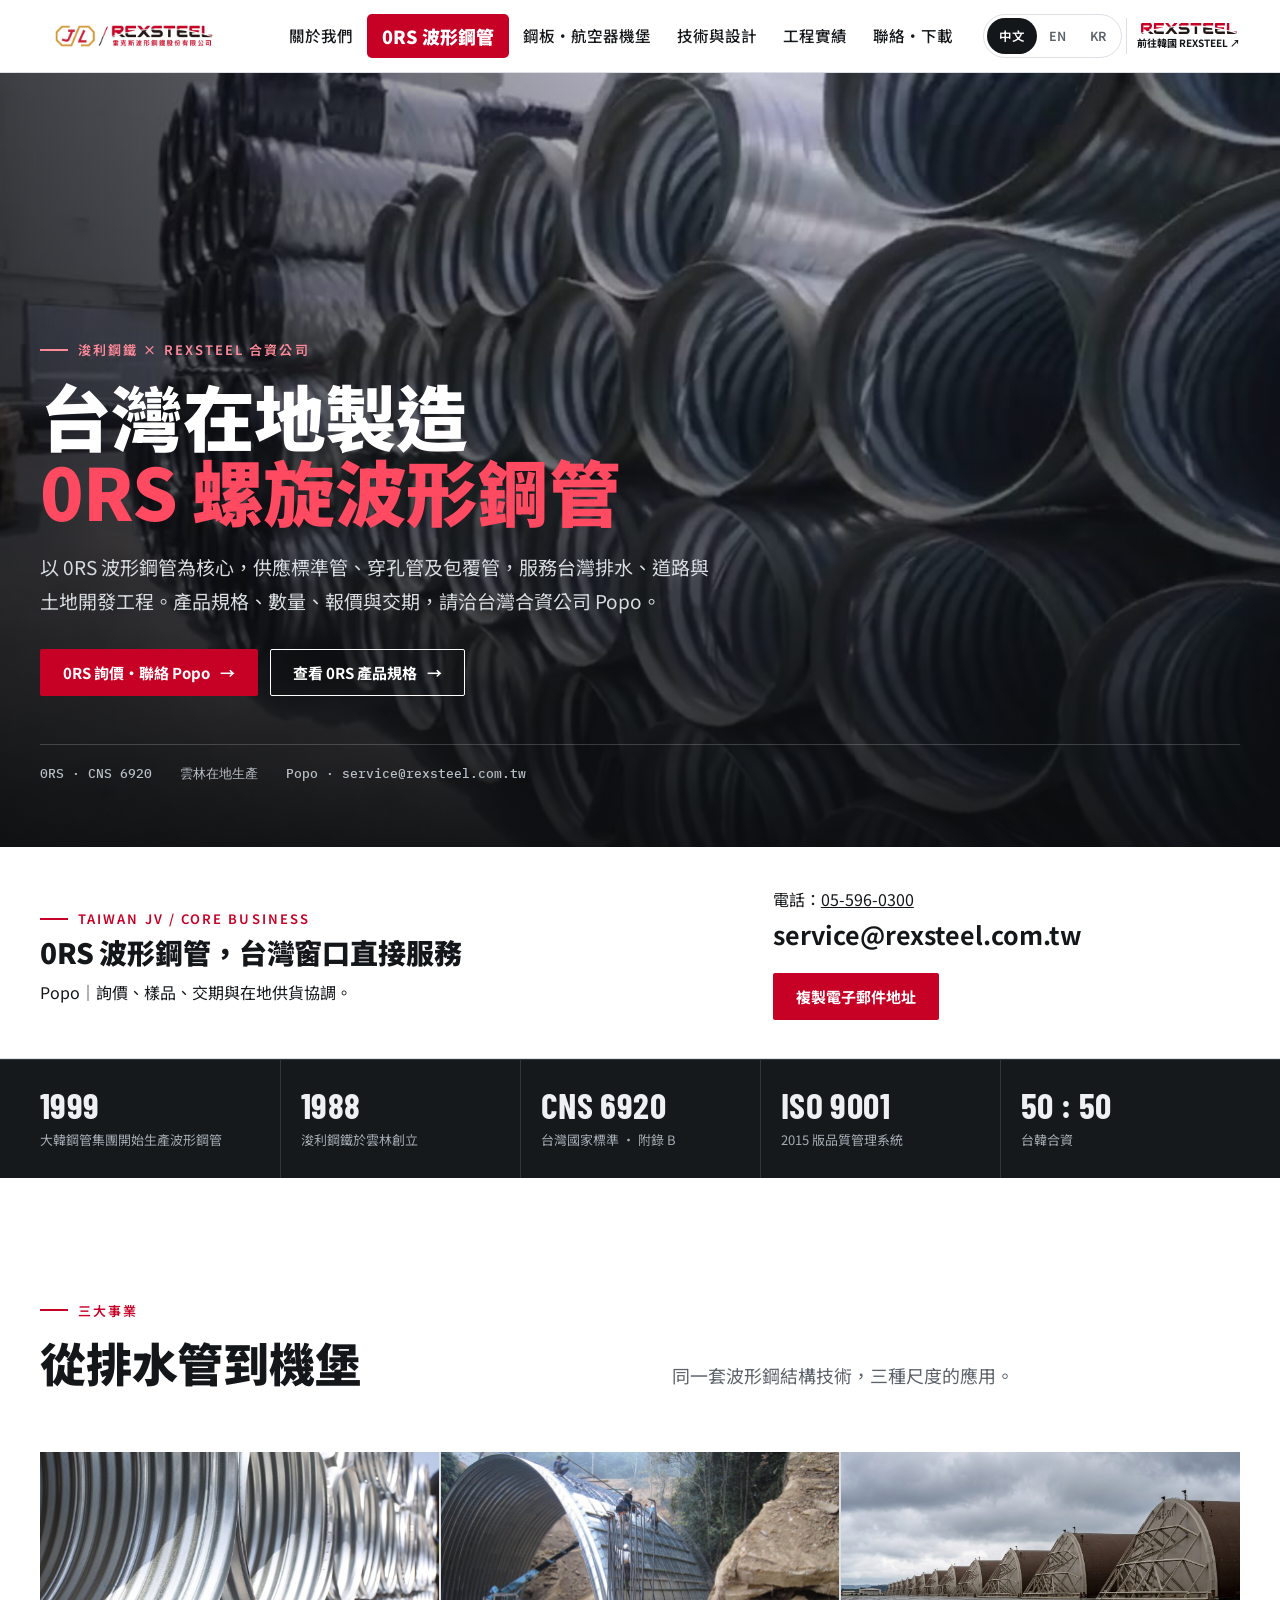
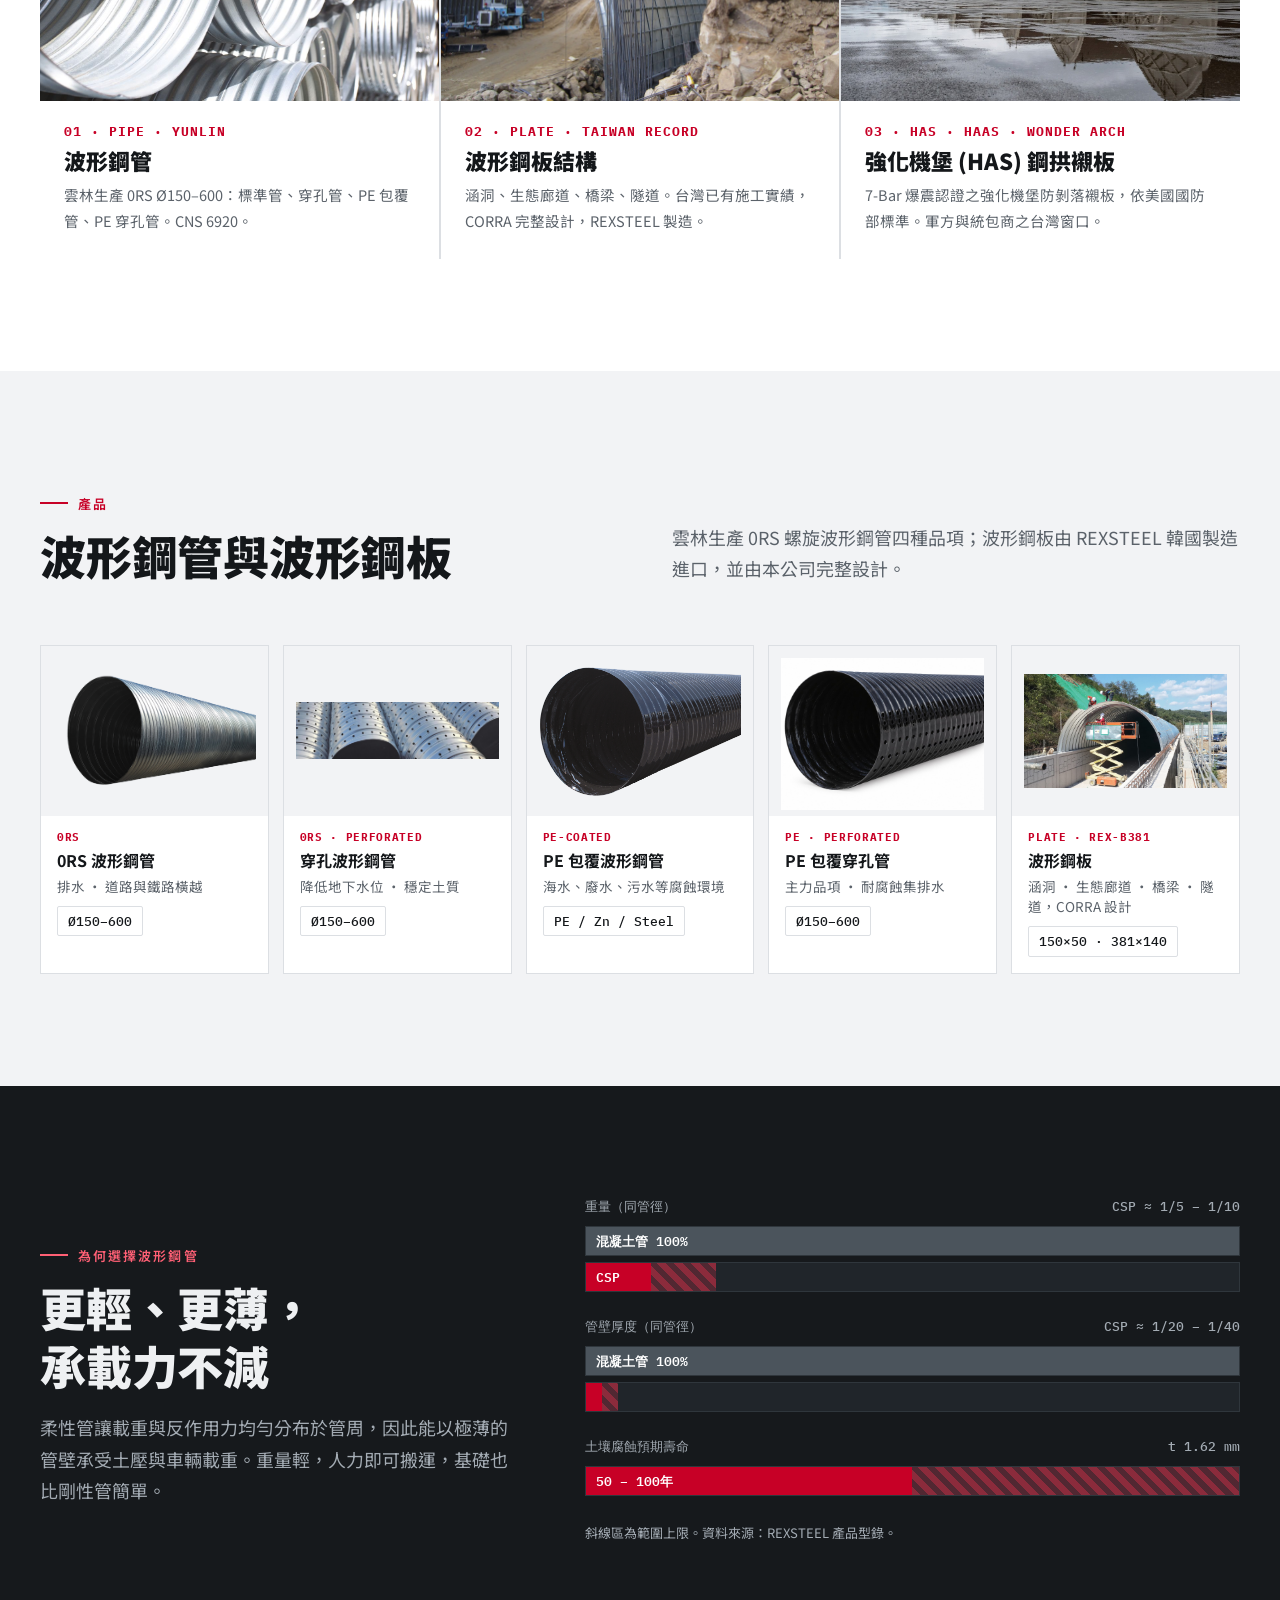
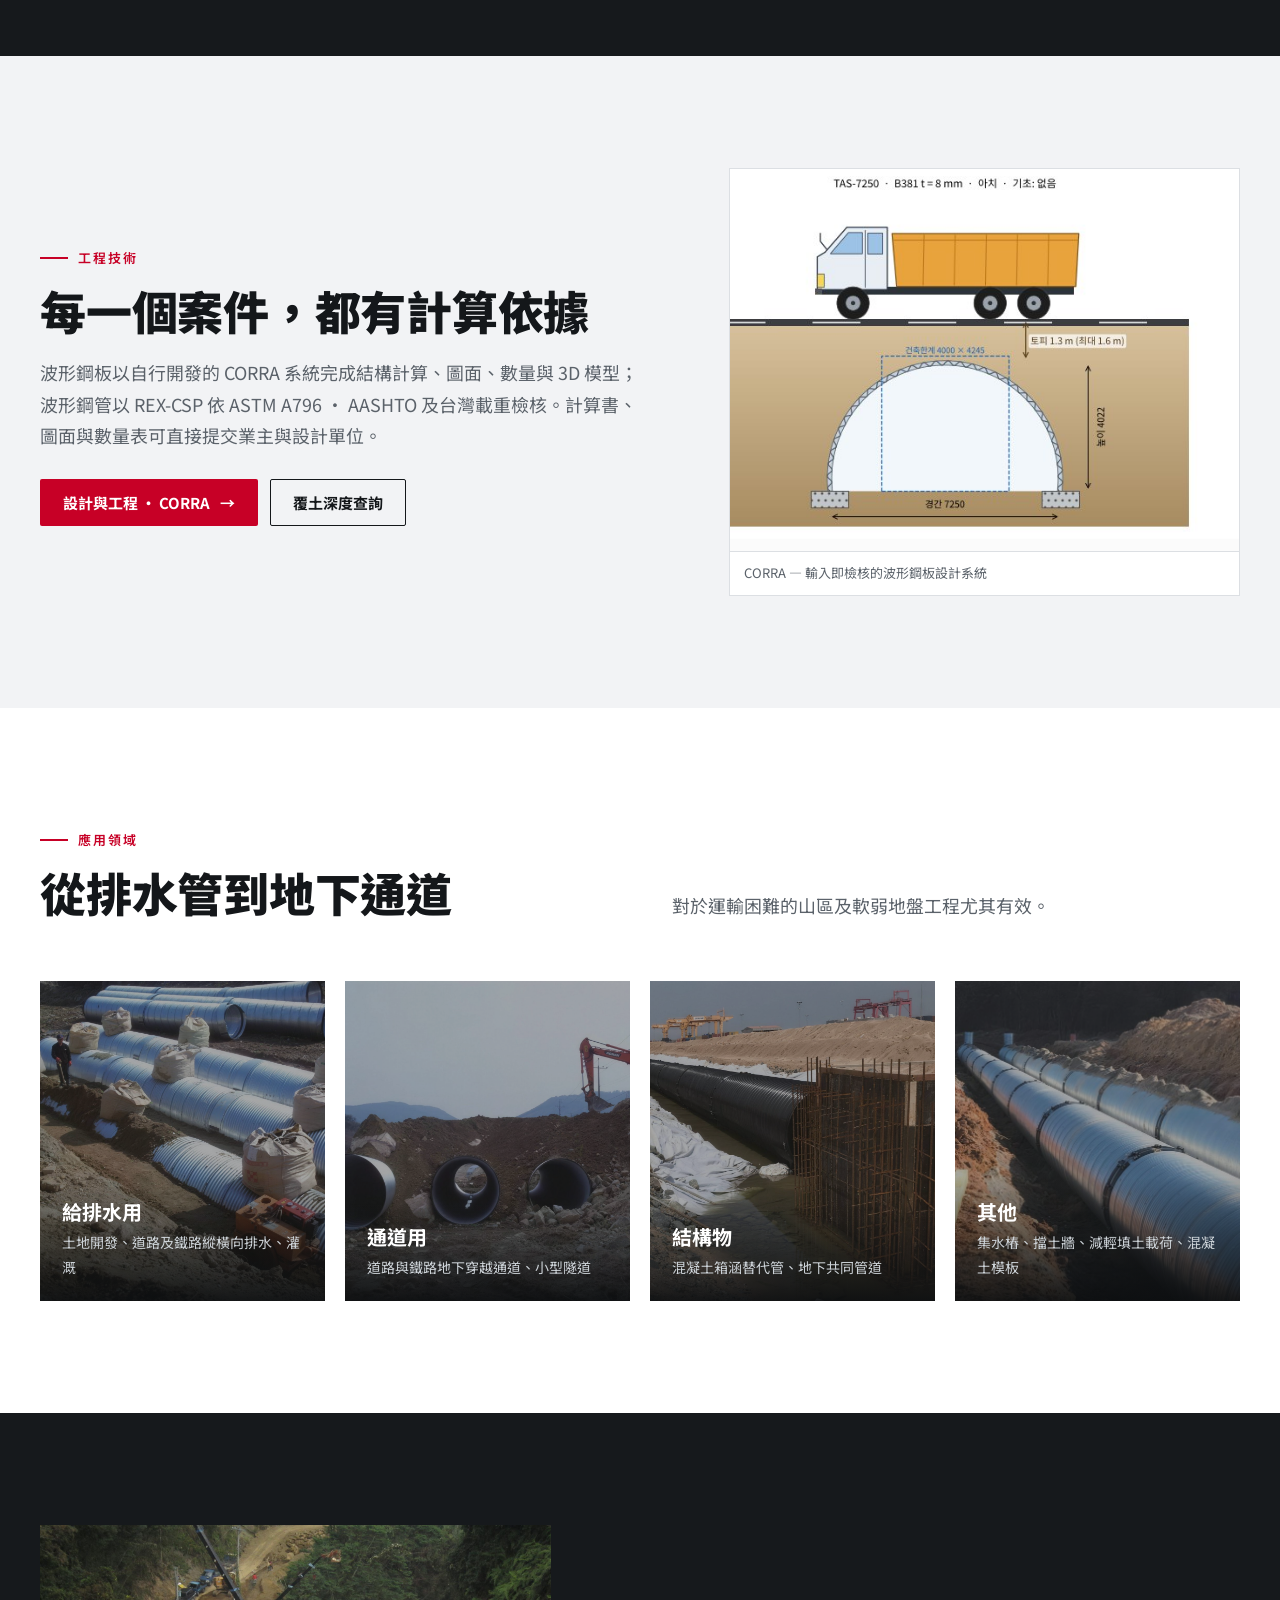
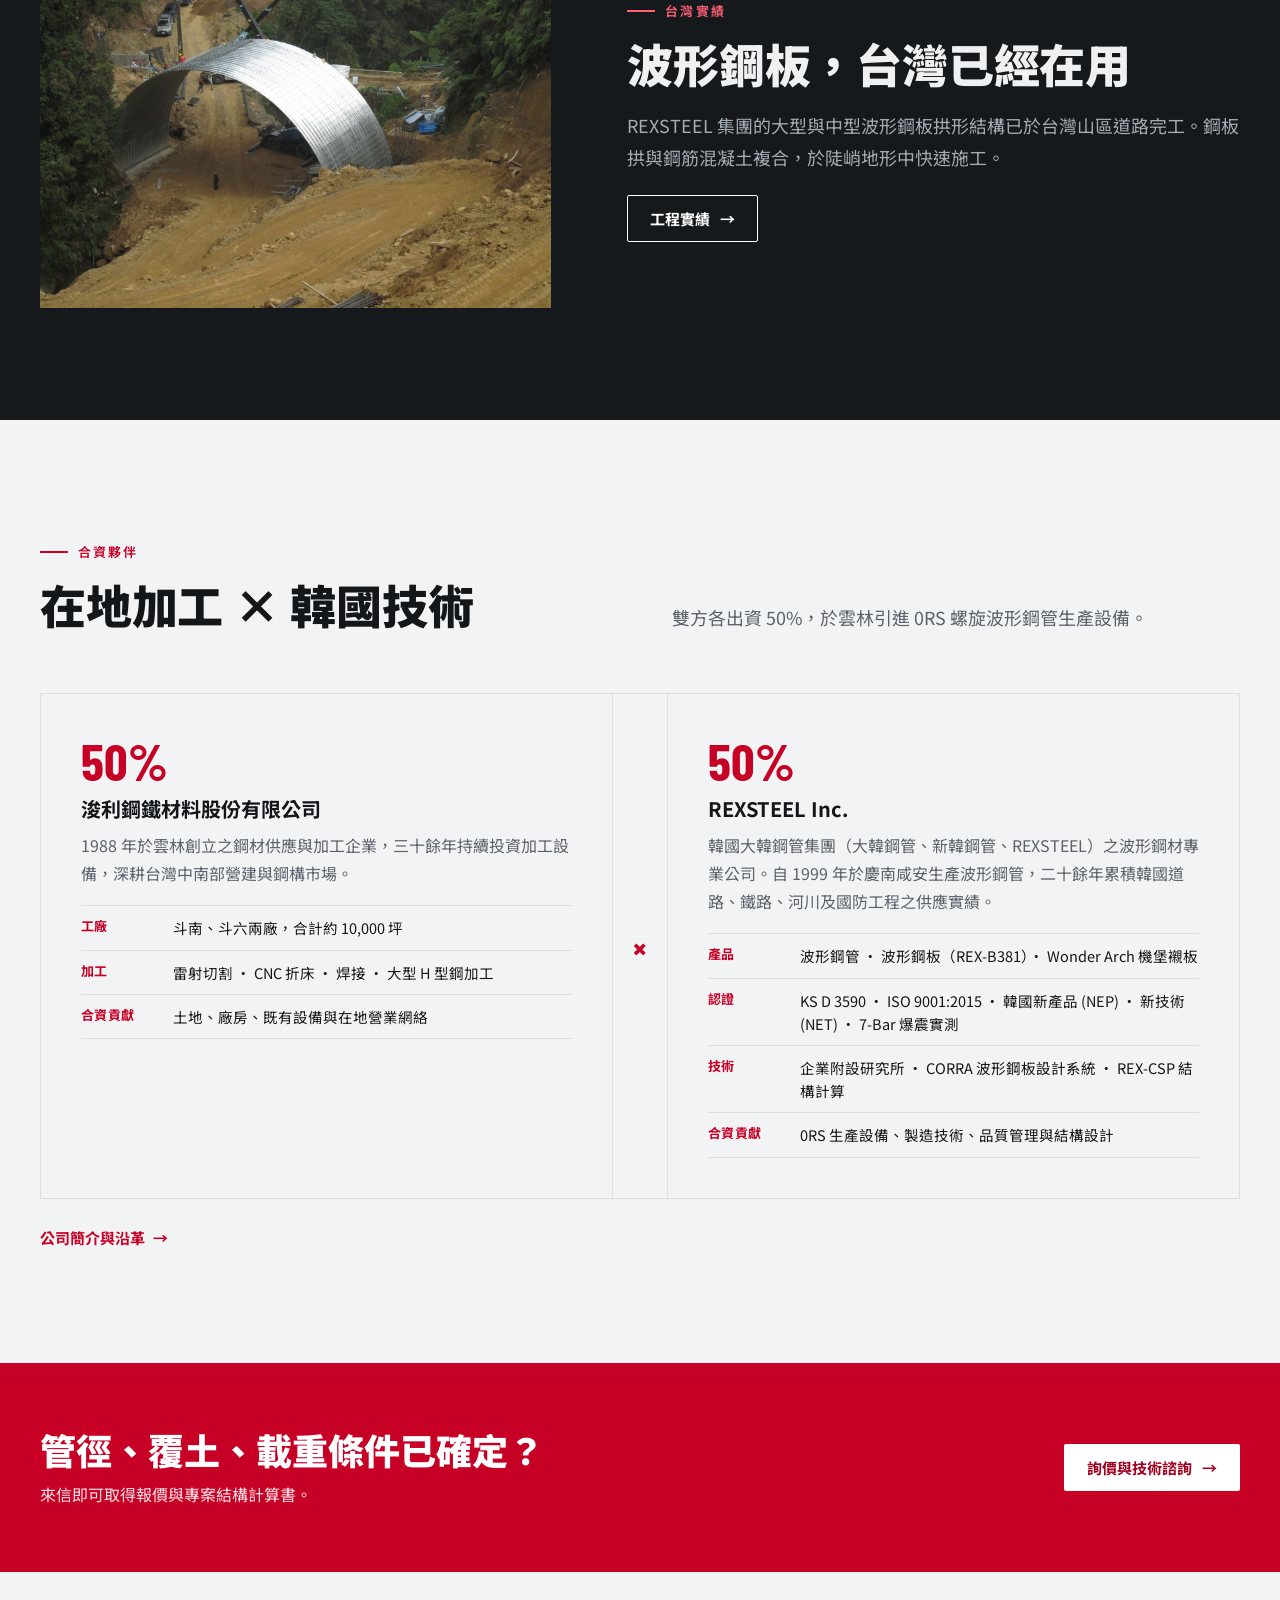
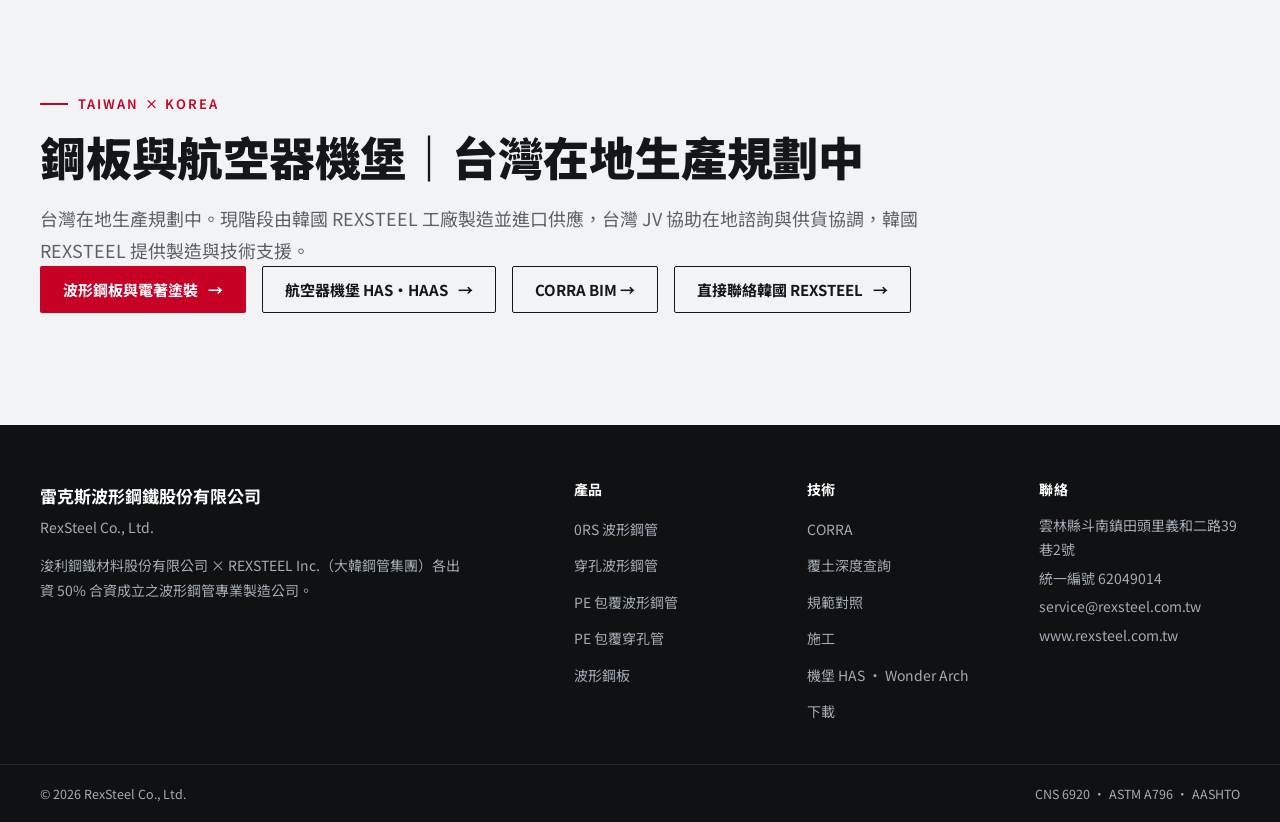
<file: index.html>
<!DOCTYPE html>

<html class="notranslate" lang="zh-Hant" translate="no">
<head>
<meta charset="utf-8"/><meta content="notranslate" name="google"/>
<meta content="width=device-width,initial-scale=1,viewport-fit=cover" name="viewport"/>
<title>雷克斯波形鋼鐵 REXSTEEL Taiwan</title>
<meta content="雷克斯波形鋼鐵股份有限公司 — 浚利鋼鐵 × REXSTEEL 合資，台灣雲林生產 0RS 螺旋波形鋼管。" name="description"/>
<link href="assets/icon.png" rel="icon"/>
<link href="https://fonts.googleapis.com" rel="preconnect"/>
<link crossorigin="" href="https://fonts.gstatic.com" rel="preconnect"/>
<link href="https://fonts.googleapis.com/css2?family=Barlow+Condensed:wght@500;600;700&amp;family=IBM+Plex+Mono:wght@400;500;600;700&amp;family=Noto+Sans+TC:wght@400;500;700;900&amp;family=Noto+Sans+KR:wght@400;500;700;900&amp;display=swap" rel="stylesheet"/>
<link href="style.css" rel="stylesheet"/>
<link href="rexsteel-additions.css?v=20261117-profile-red" rel="stylesheet"/></head>
<body>
<header class="hdr"><div class="wrap">
<a aria-label="雷克斯波形鋼鐵 首頁" class="brand" href="index.html"><img alt="JL / REXSTEEL 雷克斯波形鋼鐵股份有限公司" height="188" src="assets/logo-jv.png" width="900"/></a>
<button aria-controls="menu" aria-expanded="false" aria-label="Menu" class="burger"><span></span><span></span><span></span></button>
<nav class="menu" id="menu"><a href="about.html"><span class="tc">關於我們</span><span class="en">About</span><span class="ko">회사소개</span></a><a class="rx-primary-product" href="products.html"><span class="tc">0RS 波形鋼管</span><span class="en">0RS Pipe</span><span class="ko">파형강관 0RS</span></a><a href="solutions.html"><span class="tc">鋼板・航空器機堡</span><span class="en">Plate &amp; Shelters</span><span class="ko">파형강판·항공기 격납고</span></a><a href="engineering.html"><span class="tc">技術與設計</span><span class="en">Technology &amp; Design</span><span class="ko">기술·설계</span></a><a href="projects.html"><span class="tc">工程實績</span><span class="en">Projects</span><span class="ko">시공사례</span></a><a href="contact.html"><span class="tc">聯絡・下載</span><span class="en">Contact &amp; Downloads</span><span class="ko">문의·다운로드</span></a></nav>
<div aria-label="Language" class="lang" role="group"><button aria-pressed="true" data-lang="zh-Hant">中文</button><button aria-pressed="false" data-lang="en">EN</button><button aria-pressed="false" data-lang="ko">KR</button></div><a aria-label="韓國 REXSTEEL · 한국 렉스틸" class="rx-korea-logo" href="https://rexsteel.kr/" rel="noopener noreferrer" target="_blank" title="REXSTEEL Korea"><img alt="REXSTEEL Korea" height="24" src="assets/rexsteel-korea-logo.svg" width="120"/><span class="rx-korea-label"><span class="tc">前往韓國 REXSTEEL ↗</span><span class="en">Visit REXSTEEL Korea ↗</span><span class="ko">한국 렉스틸 바로가기 ↗</span></span></a>
</div></header>
<main>
<div class="hero">
<div aria-hidden="true" class="slides">
<div class="slide" style="background-image:url(assets/hero.jpg)"></div>
<div class="slide" style="background-image:url(assets/stack.jpg)"></div>
<div class="slide" style="background-image:url(assets/site-1.jpg)"></div>
</div>
<video aria-hidden="true" autoplay="" loop="" muted="" playsinline="" poster="assets/hero-poster.jpg" preload="auto"><source src="assets/hero.mp4" type="video/mp4"/></video>
<div class="shade"></div>
<div class="wrap">
<span class="eyebrow" style="color:#ff8a99"><span class="tc">浚利鋼鐵 × REXSTEEL 合資公司</span><span class="en">Jiun-Li Steel × REXSTEEL joint venture</span><span class="ko">준리강철 × REXSTEEL 합작법인</span></span>
<h1 style="margin-top:20px;max-width:none"><span class="tc">台灣在地製造<br/><em>0RS 螺旋波形鋼管</em></span><span class="en">Made in Taiwan<br/><em>0RS helical corrugated steel pipe</em></span><span class="ko">대만 현지 생산<br/><em>0RS 나선형 파형강관</em></span></h1>
<p class="sub"><span class="tc">以 0RS 波形鋼管為核心，供應標準管、穿孔管及包覆管，服務台灣排水、道路與土地開發工程。產品規格、數量、報價與交期，請洽台灣合資公司 Popo。</span><span class="en">Our core product is locally manufactured 0RS pipe, including standard, perforated and coated options for Taiwan drainage, roads and land development. Contact Popo at the Taiwan JV for specifications, quantities, quotations and lead times.</span><span class="ko">대만 현지 생산 0RS 강관을 중심으로 표준관·유공관·피복관을 공급합니다. 대만 배수·도로·토지개발의 제품 사양·수량·견적·납기는 JV 담당 Popo에게 문의하세요.</span></p>
<div class="cta"><a class="btn btn-red" href="contact.html#pipe"><span class="tc">0RS 詢價・聯絡 Popo</span><span class="en">0RS enquiries · Contact Popo</span><span class="ko">0RS 견적 · Popo 문의</span> →</a><a class="btn btn-line" href="products.html"><span class="tc">查看 0RS 產品規格</span><span class="en">View 0RS specifications</span><span class="ko">0RS 제품 규격</span> →</a></div>
<div class="meta"><span>0RS · CNS 6920</span><span><span class="tc">雲林在地生產</span><span class="en">Made in Yunlin</span><span class="ko">운림 현지 생산</span></span><span>Popo · service@rexsteel.com.tw</span></div>
</div>
</div><section class="rx-add rx-jv-priority" id="taiwan-0rs-contact"><div class="wrap rx-contact-split"><div><span class="eyebrow">TAIWAN JV / CORE BUSINESS</span><h2 class="h2"><span class="tc">0RS 波形鋼管，台灣窗口直接服務</span><span class="en">0RS pipe, direct Taiwan support</span><span class="ko">0RS 강관, 대만 JV에 바로 문의</span></h2><p><span class="tc">Popo｜詢價、樣品、交期與在地供貨協調。</span><span class="en">Popo · quotations, samples, lead times and local delivery.</span><span class="ko">Popo · 견적·샘플·납기·현지 공급 상담.</span></p></div><div><p><span class="tc">電話：</span><span class="en">Phone: </span><span class="ko">전화번호: </span><a href="tel:+88655960300">05-596-0300</a></p><div class="rx-contact-mail">service@rexsteel.com.tw</div><button class="btn btn-red" data-copy="service@rexsteel.com.tw" type="button"><span class="tc">複製電子郵件地址</span><span class="en">Copy email address</span><span class="ko">이메일 주소 복사</span></button></div></div></section>
<div class="trust"><div class="wrap">
<div class="t"><div class="v">1999</div><div class="k"><span class="tc">大韓鋼管集團開始生產波形鋼管</span><span class="en">Daehan Group begins CSP production</span><span class="ko">대한강관그룹 파형강관 생산 시작</span></div></div>
<div class="t"><div class="v">1988</div><div class="k"><span class="tc">浚利鋼鐵於雲林創立</span><span class="en">Jiun-Li Steel founded in Yunlin</span><span class="ko">준리강철 운림에서 창업</span></div></div>
<div class="t"><div class="v">CNS 6920</div><div class="k"><span class="tc">台灣國家標準 · 附錄 B</span><span class="en">Taiwan national standard · Annex B</span><span class="ko">대만 국가표준 · 부록 B</span></div></div>
<div class="t"><div class="v">ISO 9001</div><div class="k"><span class="tc">2015 版品質管理系統</span><span class="en">2015 quality management</span><span class="ko">2015년판 품질경영시스템</span></div></div>
<div class="t"><div class="v">50 : 50</div><div class="k"><span class="tc">台韓合資</span><span class="en">Taiwan–Korea joint venture</span><span class="ko">대만·한국 합작</span></div></div>
</div></div>
<section>
<div class="wrap">
<div class="head-row">
<div><span class="eyebrow"><span class="tc">三大事業</span><span class="en">Three businesses</span><span class="ko">3대 사업</span></span><h2 class="h2"><span class="tc">從排水管到機堡</span><span class="en">From drainage pipe to aircraft shelters</span><span class="ko">배수관부터 격납고까지</span></h2></div>
<p class="lead"><span class="tc">同一套波形鋼結構技術，三種尺度的應用。</span><span class="en">One corrugated-steel technology, three scales of application.</span><span class="ko">하나의 파형강 구조 기술, 세 가지 규모의 적용.</span></p>
</div>
<div class="biz">
<a href="products.html"><div class="pic"><img alt="" loading="lazy" src="assets/stack.jpg"/></div><div class="txt"><span class="code">01 · PIPE · YUNLIN</span><h3><span class="tc">波形鋼管</span><span class="en">Corrugated steel pipe</span><span class="ko">파형강관</span></h3><p><span class="tc">雲林生產 0RS Ø150–600：標準管、穿孔管、PE 包覆管、PE 穿孔管。CNS 6920。</span><span class="en">0RS Ø150–600 made in Yunlin: standard, perforated, PE-coated and PE perforated. CNS 6920.</span><span class="ko">운림 생산 0RS Ø150–600: 표준관, 유공관, PE 피복관, PE 유공관. CNS 6920.</span></p></div></a>
<a href="plate.html"><div class="pic"><img alt="" loading="lazy" src="assets/tw-IMG_2306.jpg"/></div><div class="txt"><span class="code">02 · PLATE · TAIWAN RECORD</span><h3><span class="tc">波形鋼板結構</span><span class="en">Corrugated plate structures</span><span class="ko">파형강판 구조물</span></h3><p><span class="tc">涵洞、生態廊道、橋梁、隧道。台灣已有施工實績，CORRA 完整設計，REXSTEEL 製造。</span><span class="en">Culverts, wildlife crossings, bridges, tunnels. Already built in Taiwan; designed with CORRA, made by REXSTEEL.</span><span class="ko">암거, 생태통로, 교량, 터널. 대만 시공 실적 보유, CORRA 설계, REXSTEEL 제작.</span></p></div></a>
<a href="has.html"><div class="pic"><img alt="" loading="lazy" src="assets/wa-hero-3rd-gen-has.jpg"/></div><div class="txt"><span class="code">03 · HAS · HAAS · WONDER ARCH</span><h3><span class="tc">強化機堡 (HAS) 鋼拱襯板</span><span class="en">Hardened aircraft shelter liners</span><span class="ko">항공기 격납고(HAS) 아치 라이너</span></h3><p><span class="tc">7-Bar 爆震認證之強化機堡防剝落襯板，依美國國防部標準。軍方與統包商之台灣窗口。</span><span class="en">7-Bar blast-certified spall liners for hardened aircraft shelters, to U.S. DoD standards. Taiwan contact for defense and EPC.</span><span class="ko">7-Bar 폭발 인증 강화 격납고 스폴 라이너, 미 국방부 기준. 군·EPC의 대만 창구.</span></p></div></a>
</div>
</div>
</section>
<section class="soft">
<div class="wrap">
<div class="head-row">
<div><span class="eyebrow"><span class="tc">產品</span><span class="en">Products</span><span class="ko">제품</span></span><h2 class="h2"><span class="tc">波形鋼管與波形鋼板</span><span class="en">Corrugated pipe and plate</span><span class="ko">파형강관과 파형강판</span></h2></div>
<p class="lead"><span class="tc">雲林生產 0RS 螺旋波形鋼管四種品項；波形鋼板由 REXSTEEL 韓國製造進口，並由本公司完整設計。</span><span class="en">Four 0RS helical pipe types made in Yunlin, plus corrugated plate made by REXSTEEL in Korea and fully designed by us.</span><span class="ko">운림에서 0RS 나선형 파형강관 4개 품목을 생산하고, 파형강판은 REXSTEEL 한국 공장에서 만들어 수입하며 설계는 당사가 직접 합니다.</span></p>
</div>
</div>
<div class="wrap"><div class="pgrid"><a class="pcard" href="products.html#ors"><div class="pv"><img alt="" loading="lazy" src="assets/pipe-galv.png"/></div><div class="pt"><span class="code">0RS</span><h3><span class="tc">0RS 波形鋼管</span><span class="en">0RS corrugated pipe</span><span class="ko">0RS 파형강관</span></h3><p><span class="tc">排水 · 道路與鐵路橫越</span><span class="en">Drainage · road and rail crossings</span><span class="ko">배수 · 도로·철도 횡단</span></p><span class="chip">Ø150–600</span></div></a><a class="pcard" href="products.html#perforated"><div class="pv"><img alt="" loading="lazy" src="assets/perforated.jpg"/></div><div class="pt"><span class="code">0RS · PERFORATED</span><h3><span class="tc">穿孔波形鋼管</span><span class="en">Perforated pipe</span><span class="ko">유공관</span></h3><p><span class="tc">降低地下水位 · 穩定土質</span><span class="en">Lowers groundwater · stabilizes soil</span><span class="ko">지하수위 저하 · 지반 안정</span></p><span class="chip">Ø150–600</span></div></a><a class="pcard" href="products.html#pe"><div class="pv"><img alt="" loading="lazy" src="assets/pipe-pe.png"/></div><div class="pt"><span class="code">PE-COATED</span><h3><span class="tc">PE 包覆波形鋼管</span><span class="en">PE-coated pipe</span><span class="ko">PE 피복 파형강관</span></h3><p><span class="tc">海水、廢水、污水等腐蝕環境</span><span class="en">Sea water, wastewater, sewage</span><span class="ko">해수·폐수·오수 부식 환경</span></p><span class="chip">PE / Zn / Steel</span></div></a><a class="pcard" href="products.html#pe-perforated"><div class="pv"><img alt="" loading="lazy" src="assets/pipe-pe-perf.jpg"/></div><div class="pt"><span class="code">PE · PERFORATED</span><h3><span class="tc">PE 包覆穿孔管</span><span class="en">PE-coated perforated pipe</span><span class="ko">PE 피복 유공관</span></h3><p><span class="tc">主力品項 · 耐腐蝕集排水</span><span class="en">Main product · corrosion-resistant drainage</span><span class="ko">주력 품목 · 내식 집배수</span></p><span class="chip">Ø150–600</span></div></a><a class="pcard" href="plate.html"><div class="pv"><img alt="" loading="lazy" src="assets/plate-tunnel.jpg"/></div><div class="pt"><span class="code">PLATE · REX-B381</span><h3><span class="tc">波形鋼板</span><span class="en">Corrugated steel plate</span><span class="ko">파형강판</span></h3><p><span class="tc">涵洞 · 生態廊道 · 橋梁 · 隧道，CORRA 設計</span><span class="en">Culverts · crossings · bridges · tunnels, CORRA design</span><span class="ko">암거·생태통로·교량·터널, CORRA 설계</span></p><span class="chip">150×50 · 381×140</span></div></a></div></div>
</section>
<section class="dark">
<div class="wrap compare">
<div>
<span class="eyebrow"><span class="tc">為何選擇波形鋼管</span><span class="en">Why corrugated steel</span><span class="ko">왜 파형강관인가</span></span>
<h2 class="h2"><span class="tc">更輕、更薄，<br/>承載力不減</span><span class="en">Lighter and thinner,<br/>with full capacity</span><span class="ko">더 가볍고 더 얇게,<br/>지지력은 그대로</span></h2>
<p class="lead"><span class="tc">柔性管讓載重與反作用力均勻分布於管周，因此能以極薄的管壁承受土壓與車輛載重。重量輕，人力即可搬運，基礎也比剛性管簡單。</span><span class="en">As a flexible pipe, load and soil reaction spread evenly around the ring, so a very thin wall carries earth and traffic loads. It is light enough to handle by hand and needs simpler bedding than rigid pipe.</span><span class="ko">연성관이라 하중과 반력이 관 둘레에 고르게 분포하므로, 아주 얇은 관벽으로 토압과 차량하중을 견딥니다. 가벼워 인력으로 운반할 수 있고 기초도 강성관보다 간단합니다.</span></p>
</div>
<div class="bars">
<div class="bar-g"><h4><span><span class="tc">重量（同管徑）</span><span class="en">Weight at equal diameter</span><span class="ko">무게 (같은 관경)</span></span><span>CSP ≈ 1/5 – 1/10</span></h4>
<div class="bar"><i class="rc" style="width:100%"><span class="tc">混凝土管 100%</span><span class="en">Concrete 100%</span><span class="ko">콘크리트관 100%</span></i></div>
<div class="bar"><i class="rng" style="left:10%;width:10%"></i><i class="cs" style="width:10%">CSP</i></div></div>
<div class="bar-g"><h4><span><span class="tc">管壁厚度（同管徑）</span><span class="en">Wall thickness at equal diameter</span><span class="ko">관벽 두께 (같은 관경)</span></span><span>CSP ≈ 1/20 – 1/40</span></h4>
<div class="bar"><i class="rc" style="width:100%"><span class="tc">混凝土管 100%</span><span class="en">Concrete 100%</span><span class="ko">콘크리트관 100%</span></i></div>
<div class="bar"><i class="rng" style="left:2.5%;width:2.5%"></i><i class="cs" style="width:2.5%"></i></div></div>
<div class="bar-g"><h4><span><span class="tc">土壤腐蝕預期壽命</span><span class="en">Expected life against soil corrosion</span><span class="ko">토양 부식 기대수명</span></span><span>t 1.62 mm</span></h4>
<div class="bar"><i class="rng" style="left:50%;width:50%"></i><i class="cs" style="width:50%">50 – 100 <span class="tc">年</span><span class="en">years</span><span class="ko">년</span></i></div></div>
<p class="bar-note"><span class="tc">斜線區為範圍上限。資料來源：REXSTEEL 產品型錄。</span><span class="en">Hatched area shows the upper end of each range. Source: REXSTEEL product catalogue.</span><span class="ko">빗금은 범위의 상한입니다. 자료: REXSTEEL 제품 카탈로그.</span></p>
</div>
</div>
</section>
<section class="soft">
<div class="wrap split">
<div>
<span class="eyebrow"><span class="tc">工程技術</span><span class="en">Engineering</span><span class="ko">엔지니어링</span></span>
<h2 class="h2"><span class="tc">每一個案件，都有計算依據</span><span class="en">Every project backed by calculation</span><span class="ko">모든 프로젝트에 계산 근거가 있습니다</span></h2>
<p class="lead"><span class="tc">波形鋼板以自行開發的 CORRA 系統完成結構計算、圖面、數量與 3D 模型；波形鋼管以 REX-CSP 依 ASTM A796 · AASHTO 及台灣載重檢核。計算書、圖面與數量表可直接提交業主與設計單位。</span><span class="en">Corrugated plate is engineered with our own CORRA system (calculations, drawings, quantities and 3D model); pipe is checked with REX-CSP to ASTM A796 / AASHTO with Taiwan loads. Reports, drawings and quantities go straight to owners and designers.</span><span class="ko">파형강판은 자체 개발한 CORRA로 구조계산·도면·수량·3D 모델을 완성하고, 파형강관은 REX-CSP로 ASTM A796·AASHTO와 대만 하중을 검토합니다. 계산서·도면·수량표를 발주처와 설계사에 바로 제출할 수 있습니다.</span></p>
<div style="display:flex;flex-wrap:wrap;gap:12px;margin-top:28px">
<a class="btn btn-red" href="engineering.html"><span class="tc">設計與工程 · CORRA</span><span class="en">Design and engineering · CORRA</span><span class="ko">설계와 엔지니어링 · CORRA</span> <span class="arr">→</span></a>
<a class="btn btn-line" href="technical.html#calc"><span class="tc">覆土深度查詢</span><span class="en">Cover depth check</span><span class="ko">토피 깊이 조회</span></a>
</div>
</div>
<figure style="margin:0;border:1px solid var(--line);background:#fff"><img alt="CORRA" loading="lazy" src="assets/corra-preview-arch.jpg" style="width:100%"/><figcaption class="note" style="padding:10px 14px;border-top:1px solid var(--line)"><span class="tc">CORRA — 輸入即檢核的波形鋼板設計系統</span><span class="en">CORRA — corrugated plate design checked as you type</span><span class="ko">CORRA — 입력 즉시 검토하는 파형강판 설계 시스템</span></figcaption></figure>
</div>
</section>
<section>
<div class="wrap">
<div class="head-row">
<div><span class="eyebrow"><span class="tc">應用領域</span><span class="en">Applications</span><span class="ko">적용 분야</span></span><h2 class="h2"><span class="tc">從排水管到地下通道</span><span class="en">From drains to underpasses</span><span class="ko">배수관부터 지하통로까지</span></h2></div>
<p class="lead"><span class="tc">對於運輸困難的山區及軟弱地盤工程尤其有效。</span><span class="en">Especially effective in mountain areas with difficult access and on soft ground.</span><span class="ko">운반이 어려운 산간지와 연약지반 공사에 특히 효과적입니다.</span></p>
</div>
<div class="apps">
<div class="app"><img alt="" loading="lazy" src="assets/site-2.jpg"/><div class="c"><h3><span class="tc">給排水用</span><span class="en">Drainage</span><span class="ko">상하수·배수</span></h3><p><span class="tc">土地開發、道路及鐵路縱橫向排水、灌溉</span><span class="en">Land development, road and rail drains, irrigation</span><span class="ko">토지개발, 도로·철도 종횡단 배수, 관개</span></p></div></div>
<div class="app"><img alt="" loading="lazy" src="assets/site-3.jpg"/><div class="c"><h3><span class="tc">通道用</span><span class="en">Passages</span><span class="ko">통로</span></h3><p><span class="tc">道路與鐵路地下穿越通道、小型隧道</span><span class="en">Underpasses below roads and railways</span><span class="ko">도로·철도 하부 횡단 통로, 소형 터널</span></p></div></div>
<div class="app"><img alt="" loading="lazy" src="assets/site-pe-1.jpg"/><div class="c"><h3><span class="tc">結構物</span><span class="en">Structures</span><span class="ko">구조물</span></h3><p><span class="tc">混凝土箱涵替代管、地下共同管道</span><span class="en">Box-culvert replacement, utility conduits</span><span class="ko">콘크리트 박스 암거 대체, 지하 공동구</span></p></div></div>
<div class="app"><img alt="" loading="lazy" src="assets/install-trench.jpg"/><div class="c"><h3><span class="tc">其他</span><span class="en">Other</span><span class="ko">기타</span></h3><p><span class="tc">集水樁、擋土牆、減輕填土載荷、混凝土模板</span><span class="en">Collector wells, retaining walls, fill relief, formwork</span><span class="ko">집수정, 옹벽, 성토하중 경감, 콘크리트 거푸집</span></p></div></div>
</div>
</div>
</section>
<section class="dark">
<div class="wrap split rev">
<figure style="margin:0"><img alt="台灣波形鋼板拱" loading="lazy" src="assets/tw-IMG_2200.jpg"/></figure>
<div>
<span class="eyebrow"><span class="tc">台灣實績</span><span class="en">Taiwan record</span><span class="ko">대만 실적</span></span>
<h2 class="h2"><span class="tc">波形鋼板，台灣已經在用</span><span class="en">Corrugated plate, already built in Taiwan</span><span class="ko">파형강판, 대만에서 이미 시공</span></h2>
<p class="lead"><span class="tc">REXSTEEL 集團的大型與中型波形鋼板拱形結構已於台灣山區道路完工。鋼板拱與鋼筋混凝土複合，於陡峭地形中快速施工。</span><span class="en">REXSTEEL Group large- and medium-profile plate arches have been completed on mountain roads in Taiwan: plate arches composite with reinforced concrete, built fast on steep terrain.</span><span class="ko">REXSTEEL 그룹의 대형·중형 파형강판 아치가 대만 산간도로에 준공되었습니다. 강판 아치와 철근콘크리트 복합구조로 급경사 지형에서 빠르게 시공했습니다.</span></p>
<p style="margin-top:22px"><a class="btn btn-line" href="projects.html" style="color:#fff"><span class="tc">工程實績</span><span class="en">Project record</span><span class="ko">시공 실적</span> <span class="arr">→</span></a></p>
</div>
</div>
</section>
<section class="soft">
<div class="wrap">
<div class="head-row">
<div><span class="eyebrow"><span class="tc">合資夥伴</span><span class="en">Partners</span><span class="ko">합작 파트너</span></span><h2 class="h2"><span class="tc">在地加工 × 韓國技術</span><span class="en">Local fabrication × Korean technology</span><span class="ko">현지 가공 × 한국 기술</span></h2></div>
<p class="lead"><span class="tc">雙方各出資 50%，於雲林引進 0RS 螺旋波形鋼管生產設備。</span><span class="en">Each partner holds 50%; a 0RS helical pipe line has been installed in Yunlin.</span><span class="ko">양사가 50%씩 출자해 운림에 0RS 나선형 파형강관 생산설비를 들였습니다.</span></p>
</div>
<div class="partners">
<div class="p"><div class="pct">50%</div><h3><span class="tc">浚利鋼鐵材料股份有限公司</span><span class="en">Jiun-Li Steel Material Co., Ltd.</span><span class="ko">浚利鋼鐵(준리강철)</span></h3><p class="muted"><span class="tc">1988 年於雲林創立之鋼材供應與加工企業，三十餘年持續投資加工設備，深耕台灣中南部營建與鋼構市場。</span><span class="en">A Yunlin steel supplier and processor founded in 1988, investing in processing equipment for over three decades and serving construction and steel-structure markets in central and southern Taiwan.</span><span class="ko">1988년 운림(雲林)에서 창업한 강재 공급·가공 회사. 30년 넘게 가공설비에 투자하며 대만 중남부 건설·철골 시장에서 기반을 다져 왔습니다.</span></p><ul class="pfacts"><li><b><span class="tc">工廠</span><span class="en">Plants</span><span class="ko">공장</span></b><div><span class="tc">斗南、斗六兩廠，合計約 10,000 坪</span><span class="en">Dounan and Douliu, about 10,000 ping (33,000 m²)</span><span class="ko">斗南(더우난)·斗六(더우류) 2개 공장, 약 10,000평(坪)</span></div></li><li><b><span class="tc">加工</span><span class="en">Processing</span><span class="ko">가공</span></b><div><span class="tc">雷射切割 · CNC 折床 · 焊接 · 大型 H 型鋼加工</span><span class="en">Laser cutting · CNC bending · welding · heavy H-beam</span><span class="ko">레이저 절단 · CNC 절곡 · 용접 · 대형 H형강 가공</span></div></li><li><b><span class="tc">合資貢獻</span><span class="en">JV role</span><span class="ko">JV 기여</span></b><div><span class="tc">土地、廠房、既有設備與在地營業網絡</span><span class="en">Land, plant, existing equipment and local sales network</span><span class="ko">토지, 공장, 기존 설비, 현지 영업 네트워크</span></div></li></ul></div>
<div class="x">×</div>
<div class="p"><div class="pct">50%</div><h3>REXSTEEL Inc.</h3><p class="muted"><span class="tc">韓國大韓鋼管集團（大韓鋼管、新韓鋼管、REXSTEEL）之波形鋼材專業公司。自 1999 年於慶南咸安生產波形鋼管，二十餘年累積韓國道路、鐵路、河川及國防工程之供應實績。</span><span class="en">The corrugated steel arm of Korea's Daehan Steel Pipe Group (Daehan Steel Pipe, Shinhan Steel Pipe, REXSTEEL). Producing corrugated pipe in Haman since 1999, with more than two decades of supply to Korean road, rail, river and defense projects.</span><span class="ko">한국 대한강관그룹(대한강관·신한스틸파이프·REXSTEEL)의 파형강재 전문회사. 1999년 경남 함안에서 파형강관 생산을 시작해 20년 넘게 한국의 도로·철도·하천·국방 공사에 공급해 왔습니다.</span></p><ul class="pfacts"><li><b><span class="tc">產品</span><span class="en">Products</span><span class="ko">제품</span></b><div><span class="tc">波形鋼管 · 波形鋼板（REX-B381）· Wonder Arch 機堡襯板</span><span class="en">Corrugated pipe · corrugated plate (REX-B381) · Wonder Arch shelter liners</span><span class="ko">파형강관 · 파형강판(REX-B381) · Wonder Arch 격납고 라이너</span></div></li><li><b><span class="tc">認證</span><span class="en">Certification</span><span class="ko">인증</span></b><div>KS D 3590 · ISO 9001:2015 · <span class="tc">韓國新產品 (NEP) · 新技術 (NET) · 7‑Bar 爆震實測</span><span class="en">Korean NEP · NET · 7-Bar blast tested</span><span class="ko">신제품(NEP) · 신기술(NET) · 7‑Bar 폭발 실증</span></div></li><li><b><span class="tc">技術</span><span class="en">Engineering</span><span class="ko">기술</span></b><div><span class="tc">企業附設研究所 · CORRA 波形鋼板設計系統 · REX-CSP 結構計算</span><span class="en">Corporate R&amp;D centre · CORRA plate design system · REX-CSP calculation</span><span class="ko">기업부설연구소 · CORRA 파형강판 설계 시스템 · REX-CSP 구조계산</span></div></li><li><b><span class="tc">合資貢獻</span><span class="en">JV role</span><span class="ko">JV 기여</span></b><div><span class="tc">0RS 生產設備、製造技術、品質管理與結構設計</span><span class="en">0RS production line, manufacturing know-how, quality control and structural design</span><span class="ko">0RS 생산설비, 제조기술, 품질관리, 구조설계</span></div></li></ul></div>
</div>
<p style="margin-top:24px"><a class="link" href="about.html"><span class="tc">公司簡介與沿革</span><span class="en">Company profile and history</span><span class="ko">회사소개와 연혁</span> <span class="arr">→</span></a></p>
</div>
</section>
<div class="cta-band"><div class="wrap">
<div><h2><span class="tc">管徑、覆土、載重條件已確定？</span><span class="en">Know your diameter, cover and loading?</span><span class="ko">관경·토피·하중 조건이 정해졌나요?</span></h2><p><span class="tc">來信即可取得報價與專案結構計算書。</span><span class="en">Write to us for a quotation and a project calculation report.</span><span class="ko">메일 주시면 견적과 프로젝트 구조계산서를 드립니다.</span></p></div>
<a class="btn" href="contact.html"><span class="tc">詢價與技術諮詢</span><span class="en">Request a quote</span><span class="ko">견적·기술 문의</span> <span class="arr">→</span></a>
</div></div>
<section class="rx-add rx-soft" id="rexsteel-korea-support"><div class="wrap"><span class="eyebrow">TAIWAN × KOREA</span><h2 class="h2"><span class="tc">鋼板與航空器機堡｜台灣在地生產規劃中</span><span class="en">Plate &amp; shelters · Taiwan production planned</span><span class="ko">파형강판·격납고 · 대만 현지 생산 계획 중</span></h2><p class="lead"><span class="tc">台灣在地生產規劃中。現階段由韓國 REXSTEEL 工廠製造並進口供應，台灣 JV 協助在地諮詢與供貨協調，韓國 REXSTEEL 提供製造與技術支援。</span><span class="en">Local production in Taiwan is planned. Products are currently manufactured by REXSTEEL Korea and imported; the Taiwan JV coordinates local enquiries and supply, while Korea provides manufacturing and technical support.</span><span class="ko">대만 현지 생산을 계획 중입니다. 현재는 한국 렉스틸 공장에서 제조해 수입 공급하며, 대만 JV는 현지 상담·공급 협의, 한국 렉스틸은 제조·기술 지원을 담당합니다.</span></p><div class="rx-links"><a class="btn btn-red" href="plate.html#rexsteel-coating"><span class="tc">波形鋼板與電著塗裝</span><span class="en">Plate &amp; e-coating</span><span class="ko">파형강판·전착도장</span> →</a><a class="btn btn-line" href="has.html"><span class="tc">航空器機堡 HAS·HAAS</span><span class="en">Aircraft shelters</span><span class="ko">항공기 격납고</span> →</a><a class="btn btn-line" href="engineering.html#corra">CORRA BIM →</a><a class="btn btn-line" href="contact.html#korea-contact"><span class="tc">直接聯絡韓國 REXSTEEL</span><span class="en">Contact REXSTEEL Korea</span><span class="ko">한국 렉스틸 직접 문의</span> →</a></div></div></section></main>
<footer class="ftr">
<div class="wrap">
<div><div class="co">雷克斯波形鋼鐵股份有限公司</div><div style="margin-top:4px">RexSteel Co., Ltd.</div>
<p style="margin-top:14px;max-width:30em"><span class="tc">浚利鋼鐵材料股份有限公司 × REXSTEEL Inc.（大韓鋼管集團）各出資 50% 合資成立之波形鋼管專業製造公司。</span><span class="en">A 50:50 corrugated steel pipe joint venture of Jiun-Li Steel Material Co., Ltd. and REXSTEEL Inc. (Daehan Steel Pipe Group).</span><span class="ko">浚利鋼鐵(준리강철) × REXSTEEL Inc.(대한강관그룹)가 50%씩 출자해 세운 파형강관 전문 제조회사입니다.</span></p></div>
<div><h4><span class="tc">產品</span><span class="en">Products</span><span class="ko">제품</span></h4><ul><li><a href="products.html#ors">0RS <span class="tc">波形鋼管</span><span class="en">pipe</span><span class="ko">파형강관</span></a></li><li><a href="products.html#perforated"><span class="tc">穿孔波形鋼管</span><span class="en">Perforated pipe</span><span class="ko">유공관</span></a></li><li><a href="products.html#pe"><span class="tc">PE 包覆波形鋼管</span><span class="en">PE-coated pipe</span><span class="ko">PE 피복 파형강관</span></a></li><li><a href="products.html#pe-perforated"><span class="tc">PE 包覆穿孔管</span><span class="en">PE perforated pipe</span><span class="ko">PE 피복 유공관</span></a></li><li><a href="plate.html"><span class="tc">波形鋼板</span><span class="en">Corrugated plate</span><span class="ko">파형강판</span></a></li></ul></div>
<div><h4><span class="tc">技術</span><span class="en">Technical</span><span class="ko">기술</span></h4><ul><li><a href="engineering.html#corra">CORRA</a></li><li><a href="technical.html#calc"><span class="tc">覆土深度查詢</span><span class="en">Cover depth check</span><span class="ko">토피 깊이 조회</span></a></li><li><a href="technical.html#standards"><span class="tc">規範對照</span><span class="en">Standards</span><span class="ko">규범 대조</span></a></li><li><a href="installation.html"><span class="tc">施工</span><span class="en">Installation</span><span class="ko">시공</span></a></li><li><a href="has.html"><span class="tc">機堡 HAS · Wonder Arch</span><span class="en">HAS shelters · Wonder Arch</span><span class="ko">격납고 HAS · Wonder Arch</span></a></li><li><a href="contact.html#downloads"><span class="tc">下載</span><span class="en">Downloads</span><span class="ko">다운로드</span></a></li></ul></div>
<div><h4><span class="tc">聯絡</span><span class="en">Contact</span><span class="ko">연락처</span></h4><ul><li>雲林縣斗南鎮田頭里義和二路39巷2號</li><li>統一編號 62049014</li><li>service@rexsteel.com.tw</li><li>www.rexsteel.com.tw</li></ul></div>
</div>
<div class="bottom"><div class="wrap"><span>© 2026 RexSteel Co., Ltd.</span><span>CNS 6920 · ASTM A796 · AASHTO</span></div></div>
</footer>
<script src="site.js?v=20261119-16mm"></script>
<script defer="" src="rexsteel-additions.js?v=20261117-profile-red"></script></body>
</html>
</file>
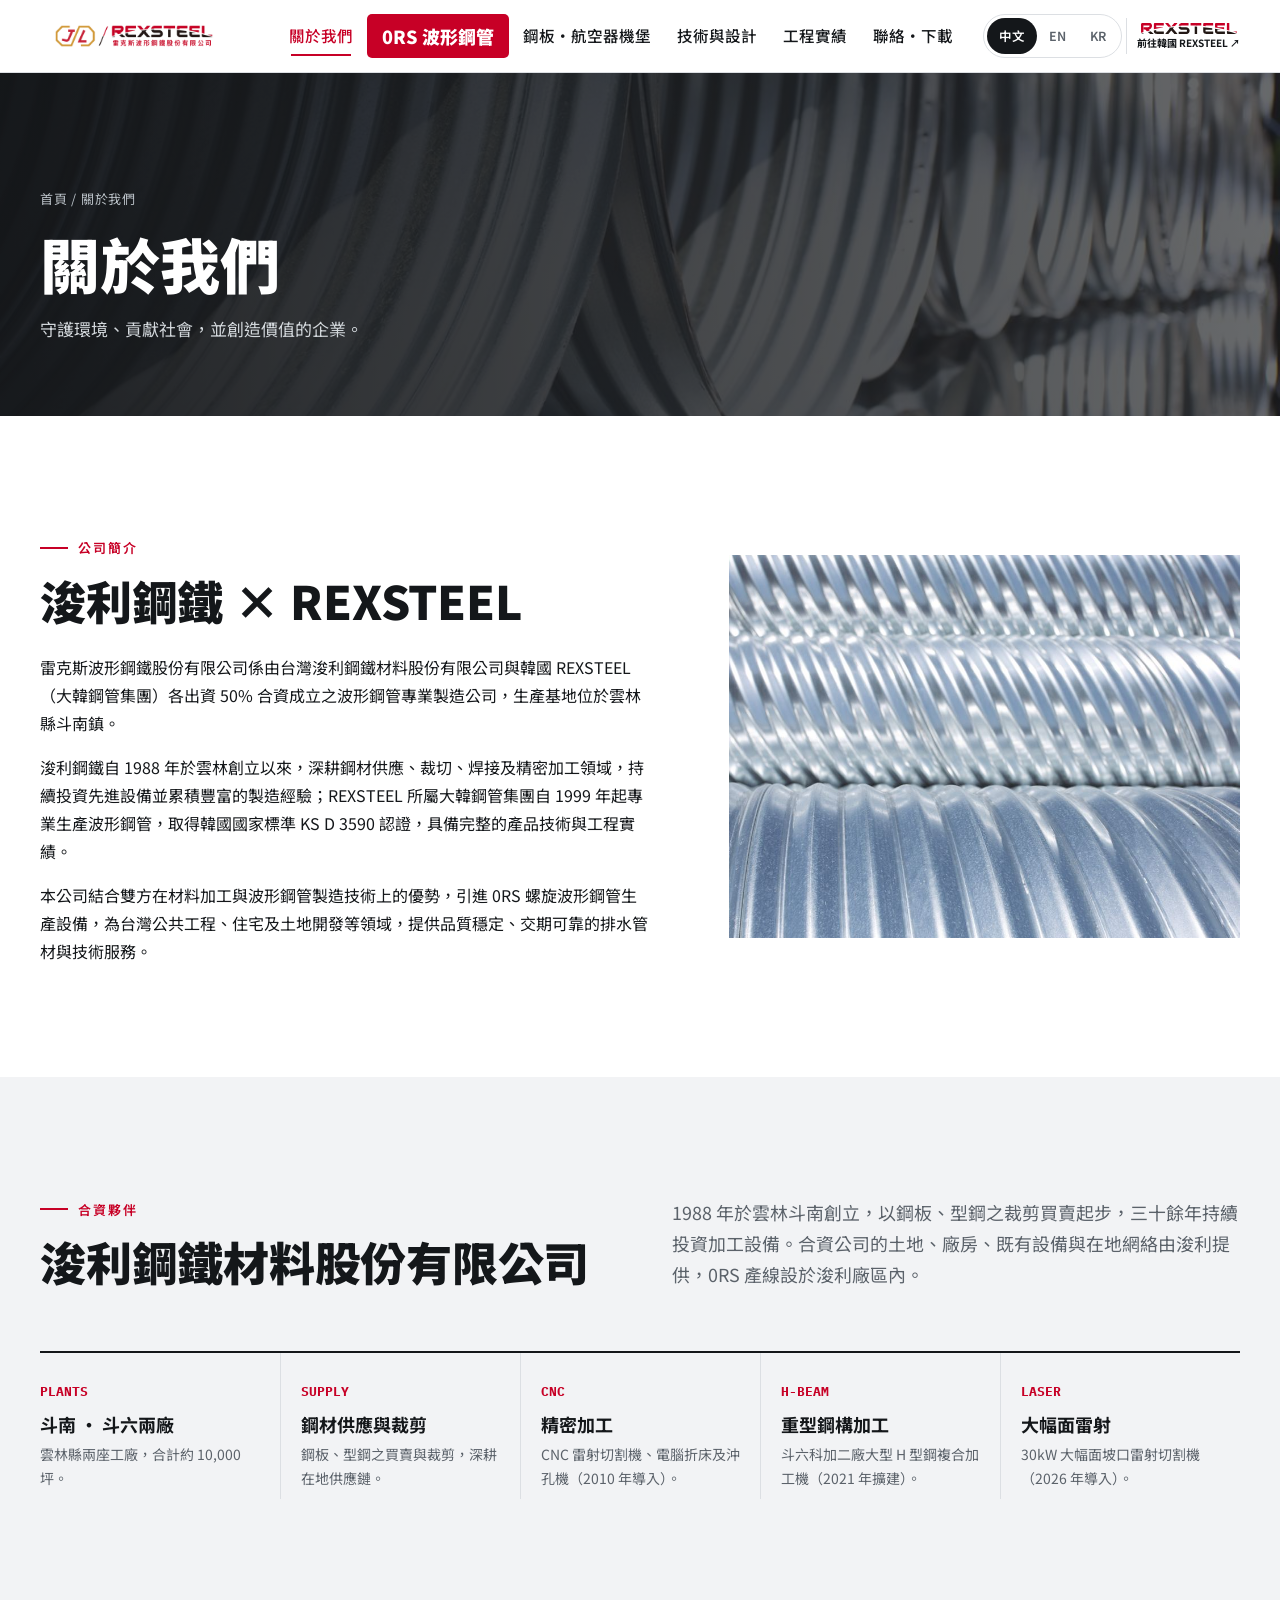
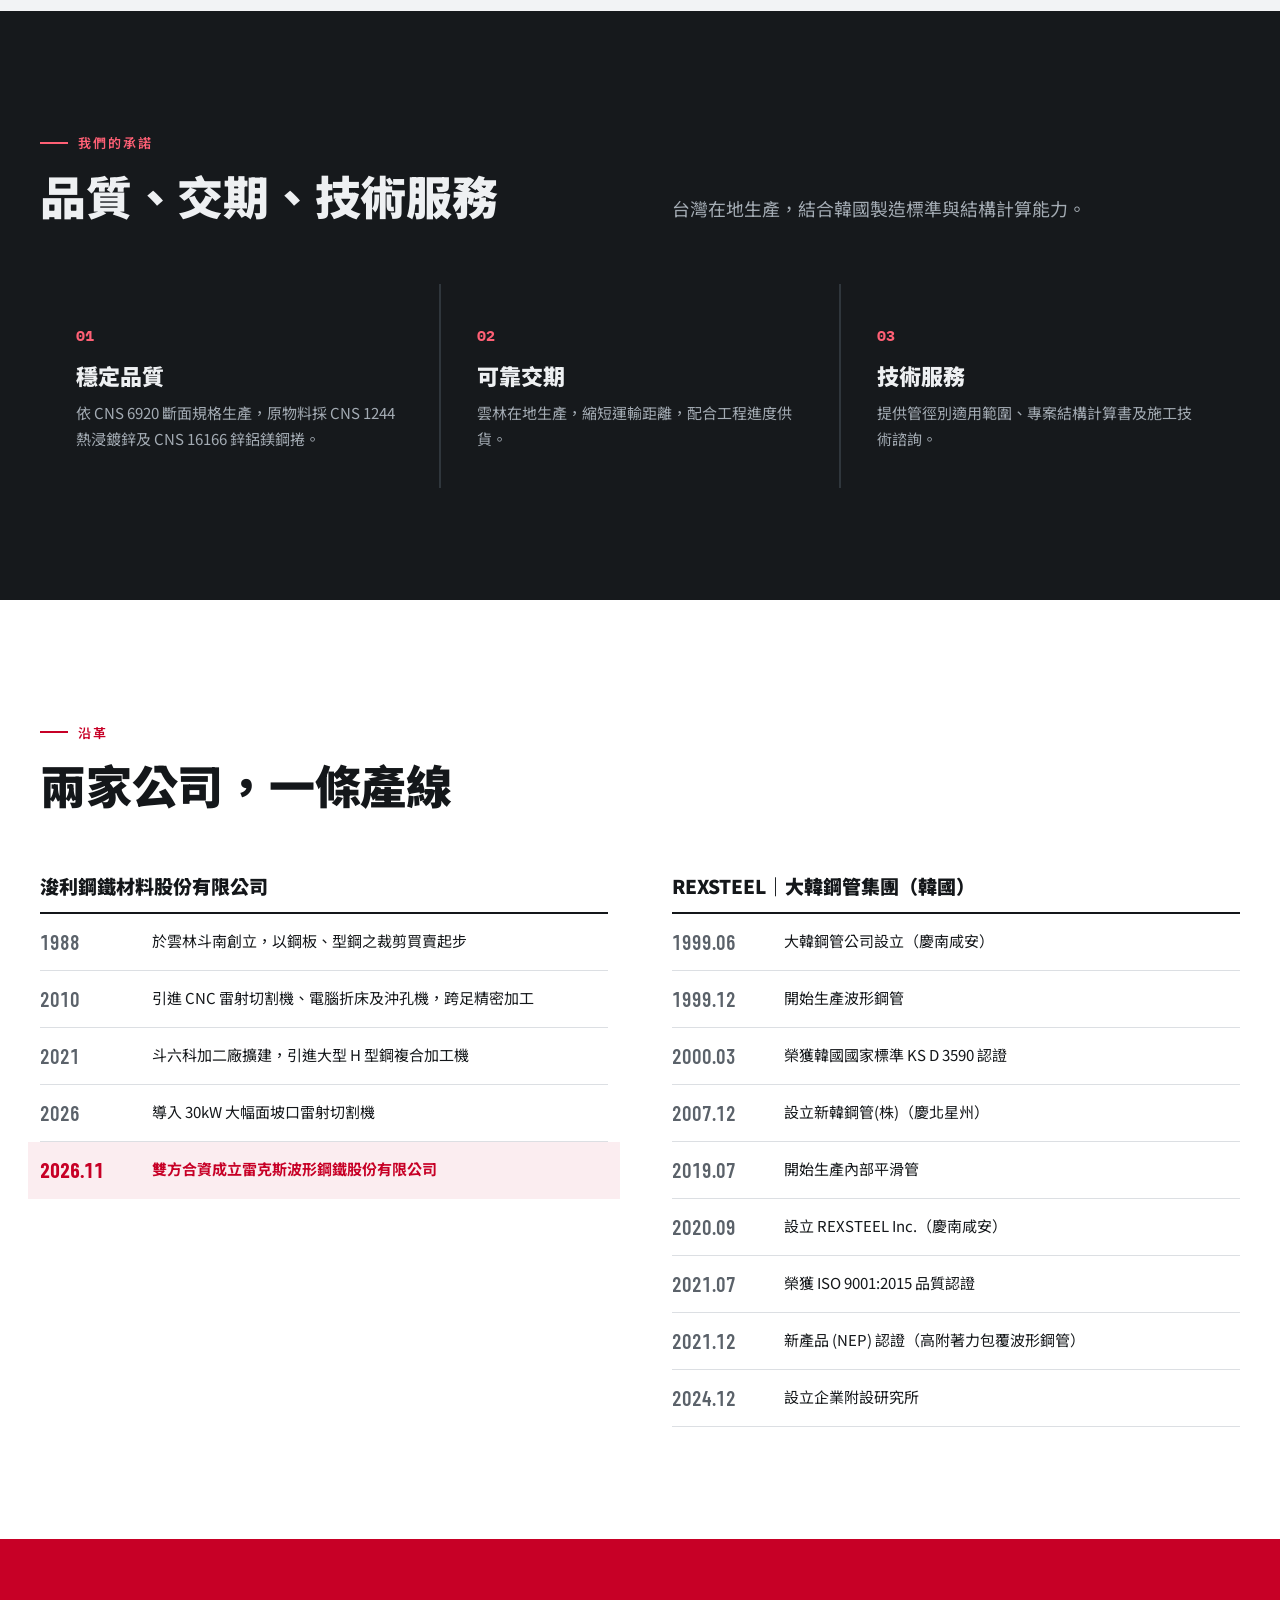
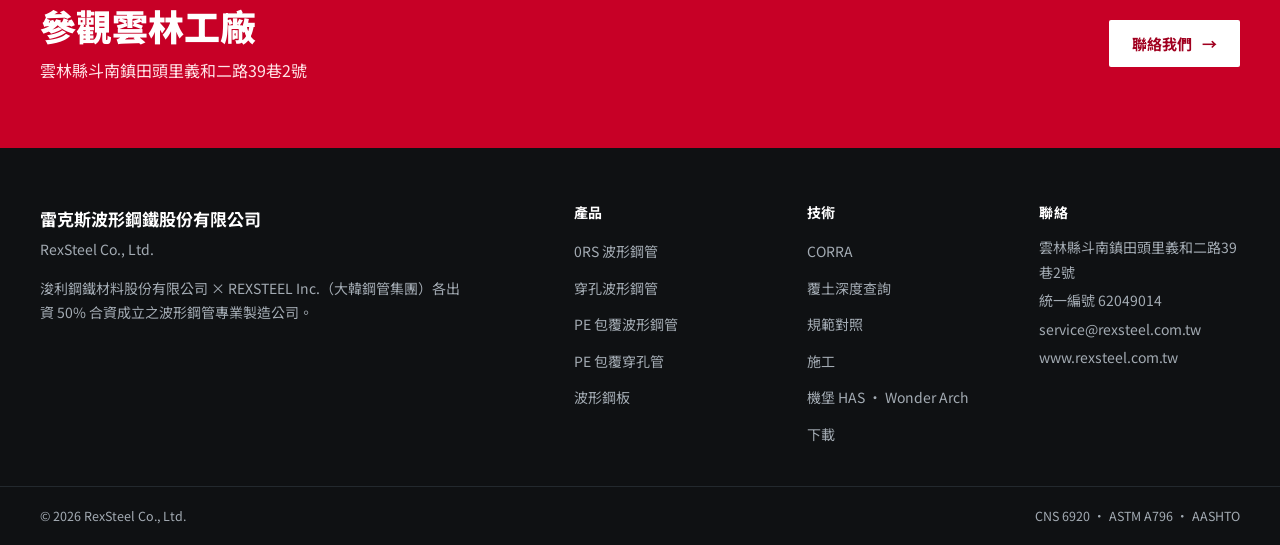
<file: about.html>
<!DOCTYPE html>

<html class="notranslate" lang="zh-Hant" translate="no">
<head>
<meta charset="utf-8"/><meta content="notranslate" name="google"/>
<meta content="width=device-width,initial-scale=1,viewport-fit=cover" name="viewport"/>
<title>關於我們 | REXSTEEL Taiwan</title>
<meta content="浚利鋼鐵 × REXSTEEL 50:50 合資公司簡介與沿革。" name="description"/>
<link href="assets/icon.png" rel="icon"/>
<link href="https://fonts.googleapis.com" rel="preconnect"/>
<link crossorigin="" href="https://fonts.gstatic.com" rel="preconnect"/>
<link href="https://fonts.googleapis.com/css2?family=Barlow+Condensed:wght@500;600;700&amp;family=IBM+Plex+Mono:wght@400;500;600;700&amp;family=Noto+Sans+TC:wght@400;500;700;900&amp;family=Noto+Sans+KR:wght@400;500;700;900&amp;display=swap" rel="stylesheet"/>
<link href="style.css" rel="stylesheet"/>
<link href="rexsteel-additions.css?v=20261117-profile-red" rel="stylesheet"/></head>
<body>
<header class="hdr"><div class="wrap">
<a aria-label="雷克斯波形鋼鐵 首頁" class="brand" href="index.html"><img alt="JL / REXSTEEL 雷克斯波形鋼鐵股份有限公司" height="188" src="assets/logo-jv.png" width="900"/></a>
<button aria-controls="menu" aria-expanded="false" aria-label="Menu" class="burger"><span></span><span></span><span></span></button>
<nav class="menu" id="menu"><a aria-current="page" href="about.html"><span class="tc">關於我們</span><span class="en">About</span><span class="ko">회사소개</span></a><a class="rx-primary-product" href="products.html"><span class="tc">0RS 波形鋼管</span><span class="en">0RS Pipe</span><span class="ko">파형강관 0RS</span></a><a href="solutions.html"><span class="tc">鋼板・航空器機堡</span><span class="en">Plate &amp; Shelters</span><span class="ko">파형강판·항공기 격납고</span></a><a href="engineering.html"><span class="tc">技術與設計</span><span class="en">Technology &amp; Design</span><span class="ko">기술·설계</span></a><a href="projects.html"><span class="tc">工程實績</span><span class="en">Projects</span><span class="ko">시공사례</span></a><a href="contact.html"><span class="tc">聯絡・下載</span><span class="en">Contact &amp; Downloads</span><span class="ko">문의·다운로드</span></a></nav>
<div aria-label="Language" class="lang" role="group"><button aria-pressed="true" data-lang="zh-Hant">中文</button><button aria-pressed="false" data-lang="en">EN</button><button aria-pressed="false" data-lang="ko">KR</button></div><a aria-label="韓國 REXSTEEL · 한국 렉스틸" class="rx-korea-logo" href="https://rexsteel.kr/" rel="noopener noreferrer" target="_blank" title="REXSTEEL Korea"><img alt="REXSTEEL Korea" height="24" src="assets/rexsteel-korea-logo.svg" width="120"/><span class="rx-korea-label"><span class="tc">前往韓國 REXSTEEL ↗</span><span class="en">Visit REXSTEEL Korea ↗</span><span class="ko">한국 렉스틸 바로가기 ↗</span></span></a>
</div></header>
<main>
<div class="phero">
<div class="bgimg" style="background-image:url(assets/stack.jpg)"></div>
<div class="wrap">
<div class="crumb"><a href="index.html"><span class="tc">首頁</span><span class="en">Home</span><span class="ko">홈</span></a> / <span class="tc">關於我們</span><span class="en">About</span><span class="ko">회사소개</span></div>
<h1><span class="tc">關於我們</span><span class="en">About us</span><span class="ko">회사소개</span></h1>
<p><span class="tc">守護環境、貢獻社會，並創造價值的企業。</span><span class="en">A company that protects the environment, contributes to society and creates value.</span><span class="ko">환경을 지키고 사회에 기여하며 가치를 만드는 기업.</span></p>
</div>
</div>
<section>
<div class="wrap split">
<div class="txt">
<span class="eyebrow"><span class="tc">公司簡介</span><span class="en">Company profile</span><span class="ko">회사 개요</span></span>
<h2 class="h2" style="margin-bottom:24px"><span class="tc">浚利鋼鐵 × REXSTEEL</span><span class="en">Jiun-Li Steel × REXSTEEL</span><span class="ko">준리강철 × REXSTEEL</span></h2>
<p><span class="tc">雷克斯波形鋼鐵股份有限公司係由台灣浚利鋼鐵材料股份有限公司與韓國 REXSTEEL（大韓鋼管集團）各出資 50% 合資成立之波形鋼管專業製造公司，生產基地位於雲林縣斗南鎮。</span><span class="en">RexSteel Co., Ltd. is a corrugated steel pipe manufacturer founded as a 50:50 joint venture between Jiun-Li Steel Material Co., Ltd. of Taiwan and REXSTEEL of Korea (Daehan Steel Pipe Group). Production is based in Dounan Township, Yunlin County.</span><span class="ko">雷克斯波形鋼鐵(레이커쓰 파형강철) 주식회사은 대만 浚利鋼鐵(준리강철)와 한국 REXSTEEL(대한강관그룹)이 50%씩 출자해 세운 파형강관 전문 제조회사이며, 생산기지는 운림현 斗南(더우난)에 있습니다.</span></p>
<p><span class="tc">浚利鋼鐵自 1988 年於雲林創立以來，深耕鋼材供應、裁切、焊接及精密加工領域，持續投資先進設備並累積豐富的製造經驗；REXSTEEL 所屬大韓鋼管集團自 1999 年起專業生產波形鋼管，取得韓國國家標準 KS D 3590 認證，具備完整的產品技術與工程實績。</span><span class="en">Since its founding in Yunlin in 1988, Jiun-Li Steel has built deep experience in steel supply, cutting, welding and precision fabrication, investing steadily in advanced equipment. The Daehan Steel Pipe Group, to which REXSTEEL belongs, has produced corrugated steel pipe since 1999 and holds KS D 3590 certification, with a full product range and project record.</span><span class="ko">준리강철은 1988년 운림에서 창업한 이래 강재 공급·절단·용접·정밀가공 분야에서 꾸준히 설비에 투자하며 제조 경험을 쌓아 왔고, REXSTEEL이 속한 대한강관그룹은 1999년부터 파형강관을 전문 생산하며 한국 국가표준 KS D 3590 인증과 완비된 제품 기술·시공 실적을 갖추고 있습니다.</span></p>
<p><span class="tc">本公司結合雙方在材料加工與波形鋼管製造技術上的優勢，引進 0RS 螺旋波形鋼管生產設備，為台灣公共工程、住宅及土地開發等領域，提供品質穩定、交期可靠的排水管材與技術服務。</span><span class="en">Combining both partners' strengths, the company has installed a 0RS helical corrugated pipe line to supply Taiwan's public works, housing and land development with drainage pipe of stable quality, reliable delivery and engineering support.</span><span class="ko">당사는 양사의 소재 가공과 파형강관 제조 기술을 결합해 0RS 나선형 파형강관 생산설비를 들이고, 대만 공공공사·주택·토지개발 분야에 품질이 안정적이고 납기가 확실한 배수관과 기술 서비스를 공급합니다.</span></p>
</div>
<figure><img alt="螺旋波形鋼管表面" height="895" loading="lazy" src="assets/texture.jpg" width="900"/></figure>
</div>
</section>
<section class="soft" id="jiunli">
<div class="wrap">
<div class="head-row">
<div><span class="eyebrow"><span class="tc">合資夥伴</span><span class="en">Partner</span><span class="ko">합작 파트너</span></span><h2 class="h2"><span class="tc">浚利鋼鐵材料股份有限公司</span><span class="en">Jiun-Li Steel Material Co., Ltd.</span><span class="ko">浚利鋼鐵(준리강철)</span></h2></div>
<p class="lead"><span class="tc">1988 年於雲林斗南創立，以鋼板、型鋼之裁剪買賣起步，三十餘年持續投資加工設備。合資公司的土地、廠房、既有設備與在地網絡由浚利提供，0RS 產線設於浚利廠區內。</span><span class="en">Founded in Dounan, Yunlin in 1988 as a steel plate and section trader and cutter, Jiun-Li has invested in processing equipment for over three decades. It provides the JV's land, plant, existing equipment and local network; the 0RS line sits inside its premises.</span><span class="ko">1988년 운림 斗南(더우난)에서 강판·형강 절단·판매로 시작해 30여 년간 가공설비에 투자해 왔습니다. 합작법인의 토지·공장·기존 설비·현지 네트워크를 준리가 제공하며, 0RS 생산라인은 준리 공장 안에 있습니다.</span></p>
</div>
<div class="feat">
<div><span class="n">PLANTS</span><h3><span class="tc">斗南 · 斗六兩廠</span><span class="en">Dounan and Douliu</span><span class="ko">斗南(더우난)·斗六(더우류) 두 공장</span></h3><p><span class="tc">雲林縣兩座工廠，合計約 10,000 坪。</span><span class="en">Two plants in Yunlin, about 10,000 ping (33,000 m²) in total.</span><span class="ko">운림현 두 공장, 합계 약 10,000평(坪).</span></p></div>
<div><span class="n">SUPPLY</span><h3><span class="tc">鋼材供應與裁剪</span><span class="en">Steel supply and cutting</span><span class="ko">강재 공급·절단</span></h3><p><span class="tc">鋼板、型鋼之買賣與裁剪，深耕在地供應鏈。</span><span class="en">Trading and cutting of steel plate and sections, rooted in the local supply chain.</span><span class="ko">강판·형강 판매와 절단, 현지 공급망 기반.</span></p></div>
<div><span class="n">CNC</span><h3><span class="tc">精密加工</span><span class="en">Precision fabrication</span><span class="ko">정밀 가공</span></h3><p><span class="tc">CNC 雷射切割機、電腦折床及沖孔機（2010 年導入）。</span><span class="en">CNC laser cutting, press brakes and punching (since 2010).</span><span class="ko">CNC 레이저 절단기, CNC 절곡기, 펀칭기 (2010년 도입).</span></p></div>
<div><span class="n">H-BEAM</span><h3><span class="tc">重型鋼構加工</span><span class="en">Heavy steel processing</span><span class="ko">중량 철골 가공</span></h3><p><span class="tc">斗六科加二廠大型 H 型鋼複合加工機（2021 年擴建）。</span><span class="en">Large H-beam processing line at Douliu Kejia Plant 2 (expanded 2021).</span><span class="ko">斗六(더우류) 2공장 대형 H형강 복합가공기 (2021년 증설).</span></p></div>
<div><span class="n">LASER</span><h3><span class="tc">大幅面雷射</span><span class="en">Large-format laser</span><span class="ko">대형 레이저</span></h3><p><span class="tc">30kW 大幅面坡口雷射切割機（2026 年導入）。</span><span class="en">30 kW large-format bevel laser cutter (2026).</span><span class="ko">30kW 대형 개선(開先) 레이저 절단기 (2026년 도입).</span></p></div>
</div>
</div>
</section>
<section class="dark">
<div class="wrap">
<div class="head-row">
<div><span class="eyebrow"><span class="tc">我們的承諾</span><span class="en">Our commitments</span><span class="ko">우리의 약속</span></span><h2 class="h2"><span class="tc">品質、交期、技術服務</span><span class="en">Quality, delivery, engineering support</span><span class="ko">품질, 납기, 기술 서비스</span></h2></div>
<p class="lead"><span class="tc">台灣在地生產，結合韓國製造標準與結構計算能力。</span><span class="en">Local production in Taiwan, backed by Korean manufacturing standards and structural engineering.</span><span class="ko">대만 현지 생산에 한국의 제조 기준과 구조계산 역량을 더했습니다.</span></p>
</div>
<div class="values">
<div><span class="n">01</span><h3><span class="tc">穩定品質</span><span class="en">Stable quality</span><span class="ko">안정된 품질</span></h3><p><span class="tc">依 CNS 6920 斷面規格生產，原物料採 CNS 1244 熱浸鍍鋅及 CNS 16166 鋅鋁鎂鋼捲。</span><span class="en">Produced to CNS 6920 profile dimensions from CNS 1244 galvanized and CNS 16166 Zn-Al-Mg coil.</span><span class="ko">CNS 6920 단면 규격으로 생산하며, 원자재는 CNS 1244 용융아연도금 및 CNS 16166 아연·알루미늄·마그네슘 코일을 사용합니다.</span></p></div>
<div><span class="n">02</span><h3><span class="tc">可靠交期</span><span class="en">Reliable delivery</span><span class="ko">확실한 납기</span></h3><p><span class="tc">雲林在地生產，縮短運輸距離，配合工程進度供貨。</span><span class="en">Made in Yunlin, close to Taiwan's job sites, supplied to match construction schedules.</span><span class="ko">운림 현지 생산으로 운송거리를 줄이고 공정에 맞춰 공급합니다.</span></p></div>
<div><span class="n">03</span><h3><span class="tc">技術服務</span><span class="en">Engineering support</span><span class="ko">기술 서비스</span></h3><p><span class="tc">提供管徑別適用範圍、專案結構計算書及施工技術諮詢。</span><span class="en">Cover tables, project structural calculation reports and installation advice.</span><span class="ko">관경별 적용범위, 프로젝트 구조계산서, 시공 기술 상담을 제공합니다.</span></p></div>
</div>
</div>
</section>
<section>
<div class="wrap">
<div class="head-row">
<div><span class="eyebrow"><span class="tc">沿革</span><span class="en">History</span><span class="ko">연혁</span></span><h2 class="h2"><span class="tc">兩家公司，一條產線</span><span class="en">Two companies, one production line</span><span class="ko">두 회사, 하나의 생산라인</span></h2></div>
</div>
<div class="tl">
<div>
<h3><span class="tc">浚利鋼鐵材料股份有限公司</span><span class="en">Jiun-Li Steel</span><span class="ko">浚利鋼鐵(준리강철)</span></h3>
<ol>
<li><span class="num">1988</span><span><span class="tc">於雲林斗南創立，以鋼板、型鋼之裁剪買賣起步</span><span class="en">Founded in Dounan, Yunlin, trading and cutting steel plate and sections</span><span class="ko">운림 斗南(더우난)에서 창업, 강판·형강 절단·판매로 시작</span></span></li>
<li><span class="num">2010</span><span><span class="tc">引進 CNC 雷射切割機、電腦折床及沖孔機，跨足精密加工</span><span class="en">Added CNC laser cutting, press brakes and punching for precision fabrication</span><span class="ko">CNC 레이저 절단기·CNC 절곡기·펀칭기 도입, 정밀가공 진출</span></span></li>
<li><span class="num">2021</span><span><span class="tc">斗六科加二廠擴建，引進大型 H 型鋼複合加工機</span><span class="en">Expanded Douliu Kejia Plant 2 with a large H-beam processing line</span><span class="ko">斗六(더우류) 커자 2공장 증설, 대형 H형강 복합가공기 도입</span></span></li>
<li><span class="num">2026</span><span><span class="tc">導入 30kW 大幅面坡口雷射切割機</span><span class="en">Installed a 30 kW large-format bevel laser cutter</span><span class="ko">30kW 대형 개선 레이저 절단기 도입</span></span></li>
<li class="now"><span class="num">2026.11</span><span><span class="tc">雙方合資成立雷克斯波形鋼鐵股份有限公司</span><span class="en">Joint venture RexSteel Co., Ltd. established</span><span class="ko">양사 합작으로 雷克斯波形鋼鐵(레이커쓰 파형강철) 설립</span></span></li>
</ol>
</div>
<div>
<h3><span class="tc">REXSTEEL｜大韓鋼管集團（韓國）</span><span class="en">REXSTEEL · Daehan Steel Pipe Group</span><span class="ko">REXSTEEL｜대한강관그룹(한국)</span></h3>
<ol>
<li><span class="num">1999.06</span><span><span class="tc">大韓鋼管公司設立（慶南咸安）</span><span class="en">Daehan Steel Pipe founded (Haman, Gyeongnam)</span><span class="ko">대한강관 설립 (경남 함안)</span></span></li>
<li><span class="num">1999.12</span><span><span class="tc">開始生產波形鋼管</span><span class="en">Started corrugated steel pipe production</span><span class="ko">파형강관 생산 시작</span></span></li>
<li><span class="num">2000.03</span><span><span class="tc">榮獲韓國國家標準 KS D 3590 認證</span><span class="en">Certified to Korean standard KS D 3590</span><span class="ko">한국 국가표준 KS D 3590 인증</span></span></li>
<li><span class="num">2007.12</span><span><span class="tc">設立新韓鋼管(株)（慶北星州）</span><span class="en">Shinhan Steel Pipe founded (Seongju, Gyeongbuk)</span><span class="ko">신한스틸파이프 설립 (경북 성주)</span></span></li>
<li><span class="num">2019.07</span><span><span class="tc">開始生產內部平滑管</span><span class="en">Started inner-smooth pipe production</span><span class="ko">내부평활관 생산 시작</span></span></li>
<li><span class="num">2020.09</span><span><span class="tc">設立 REXSTEEL Inc.（慶南咸安）</span><span class="en">REXSTEEL founded (Haman, Gyeongnam)</span><span class="ko">REXSTEEL Inc. 설립 (경남 함안)</span></span></li>
<li><span class="num">2021.07</span><span><span class="tc">榮獲 ISO 9001:2015 品質認證</span><span class="en">ISO 9001:2015 certified</span><span class="ko">ISO 9001:2015 품질 인증</span></span></li>
<li><span class="num">2021.12</span><span><span class="tc">新產品 (NEP) 認證（高附著力包覆波形鋼管）</span><span class="en">New Excellent Product (NEP) certification, high-adhesion coated pipe</span><span class="ko">신제품(NEP) 인증 (고밀착성 피복 파형강관)</span></span></li>
<li><span class="num">2024.12</span><span><span class="tc">設立企業附設研究所</span><span class="en">Corporate R&amp;D institute established</span><span class="ko">기업부설연구소 설립</span></span></li>
</ol>
</div>
</div>
</div>
</section>
<div class="cta-band"><div class="wrap">
<div><h2><span class="tc">參觀雲林工廠</span><span class="en">Visit our Yunlin plant</span><span class="ko">운림 공장 방문</span></h2><p><span class="tc">雲林縣斗南鎮田頭里義和二路39巷2號</span><span class="en">No. 2, Ln. 39, Yihe 2nd Rd., Tiantou Vil., Dounan Township, Yunlin County</span><span class="ko">운림현 斗南(더우난)진 톈터우리 이허2로 39항 2호 (雲林縣斗南鎮田頭里義和二路39巷2號)</span></p></div>
<a class="btn" href="contact.html"><span class="tc">聯絡我們</span><span class="en">Contact us</span><span class="ko">연락처</span> <span class="arr">→</span></a>
</div></div>
</main>
<footer class="ftr">
<div class="wrap">
<div><div class="co">雷克斯波形鋼鐵股份有限公司</div><div style="margin-top:4px">RexSteel Co., Ltd.</div>
<p style="margin-top:14px;max-width:30em"><span class="tc">浚利鋼鐵材料股份有限公司 × REXSTEEL Inc.（大韓鋼管集團）各出資 50% 合資成立之波形鋼管專業製造公司。</span><span class="en">A 50:50 corrugated steel pipe joint venture of Jiun-Li Steel Material Co., Ltd. and REXSTEEL Inc. (Daehan Steel Pipe Group).</span><span class="ko">浚利鋼鐵(준리강철) × REXSTEEL Inc.(대한강관그룹)가 50%씩 출자해 세운 파형강관 전문 제조회사입니다.</span></p></div>
<div><h4><span class="tc">產品</span><span class="en">Products</span><span class="ko">제품</span></h4><ul><li><a href="products.html#ors">0RS <span class="tc">波形鋼管</span><span class="en">pipe</span><span class="ko">파형강관</span></a></li><li><a href="products.html#perforated"><span class="tc">穿孔波形鋼管</span><span class="en">Perforated pipe</span><span class="ko">유공관</span></a></li><li><a href="products.html#pe"><span class="tc">PE 包覆波形鋼管</span><span class="en">PE-coated pipe</span><span class="ko">PE 피복 파형강관</span></a></li><li><a href="products.html#pe-perforated"><span class="tc">PE 包覆穿孔管</span><span class="en">PE perforated pipe</span><span class="ko">PE 피복 유공관</span></a></li><li><a href="plate.html"><span class="tc">波形鋼板</span><span class="en">Corrugated plate</span><span class="ko">파형강판</span></a></li></ul></div>
<div><h4><span class="tc">技術</span><span class="en">Technical</span><span class="ko">기술</span></h4><ul><li><a href="engineering.html#corra">CORRA</a></li><li><a href="technical.html#calc"><span class="tc">覆土深度查詢</span><span class="en">Cover depth check</span><span class="ko">토피 깊이 조회</span></a></li><li><a href="technical.html#standards"><span class="tc">規範對照</span><span class="en">Standards</span><span class="ko">규범 대조</span></a></li><li><a href="installation.html"><span class="tc">施工</span><span class="en">Installation</span><span class="ko">시공</span></a></li><li><a href="has.html"><span class="tc">機堡 HAS · Wonder Arch</span><span class="en">HAS shelters · Wonder Arch</span><span class="ko">격납고 HAS · Wonder Arch</span></a></li><li><a href="contact.html#downloads"><span class="tc">下載</span><span class="en">Downloads</span><span class="ko">다운로드</span></a></li></ul></div>
<div><h4><span class="tc">聯絡</span><span class="en">Contact</span><span class="ko">연락처</span></h4><ul><li>雲林縣斗南鎮田頭里義和二路39巷2號</li><li>統一編號 62049014</li><li>service@rexsteel.com.tw</li><li>www.rexsteel.com.tw</li></ul></div>
</div>
<div class="bottom"><div class="wrap"><span>© 2026 RexSteel Co., Ltd.</span><span>CNS 6920 · ASTM A796 · AASHTO</span></div></div>
</footer>
<script src="site.js?v=20261119-16mm"></script>
<script defer="" src="rexsteel-additions.js?v=20261117-profile-red"></script></body>
</html>
</file>
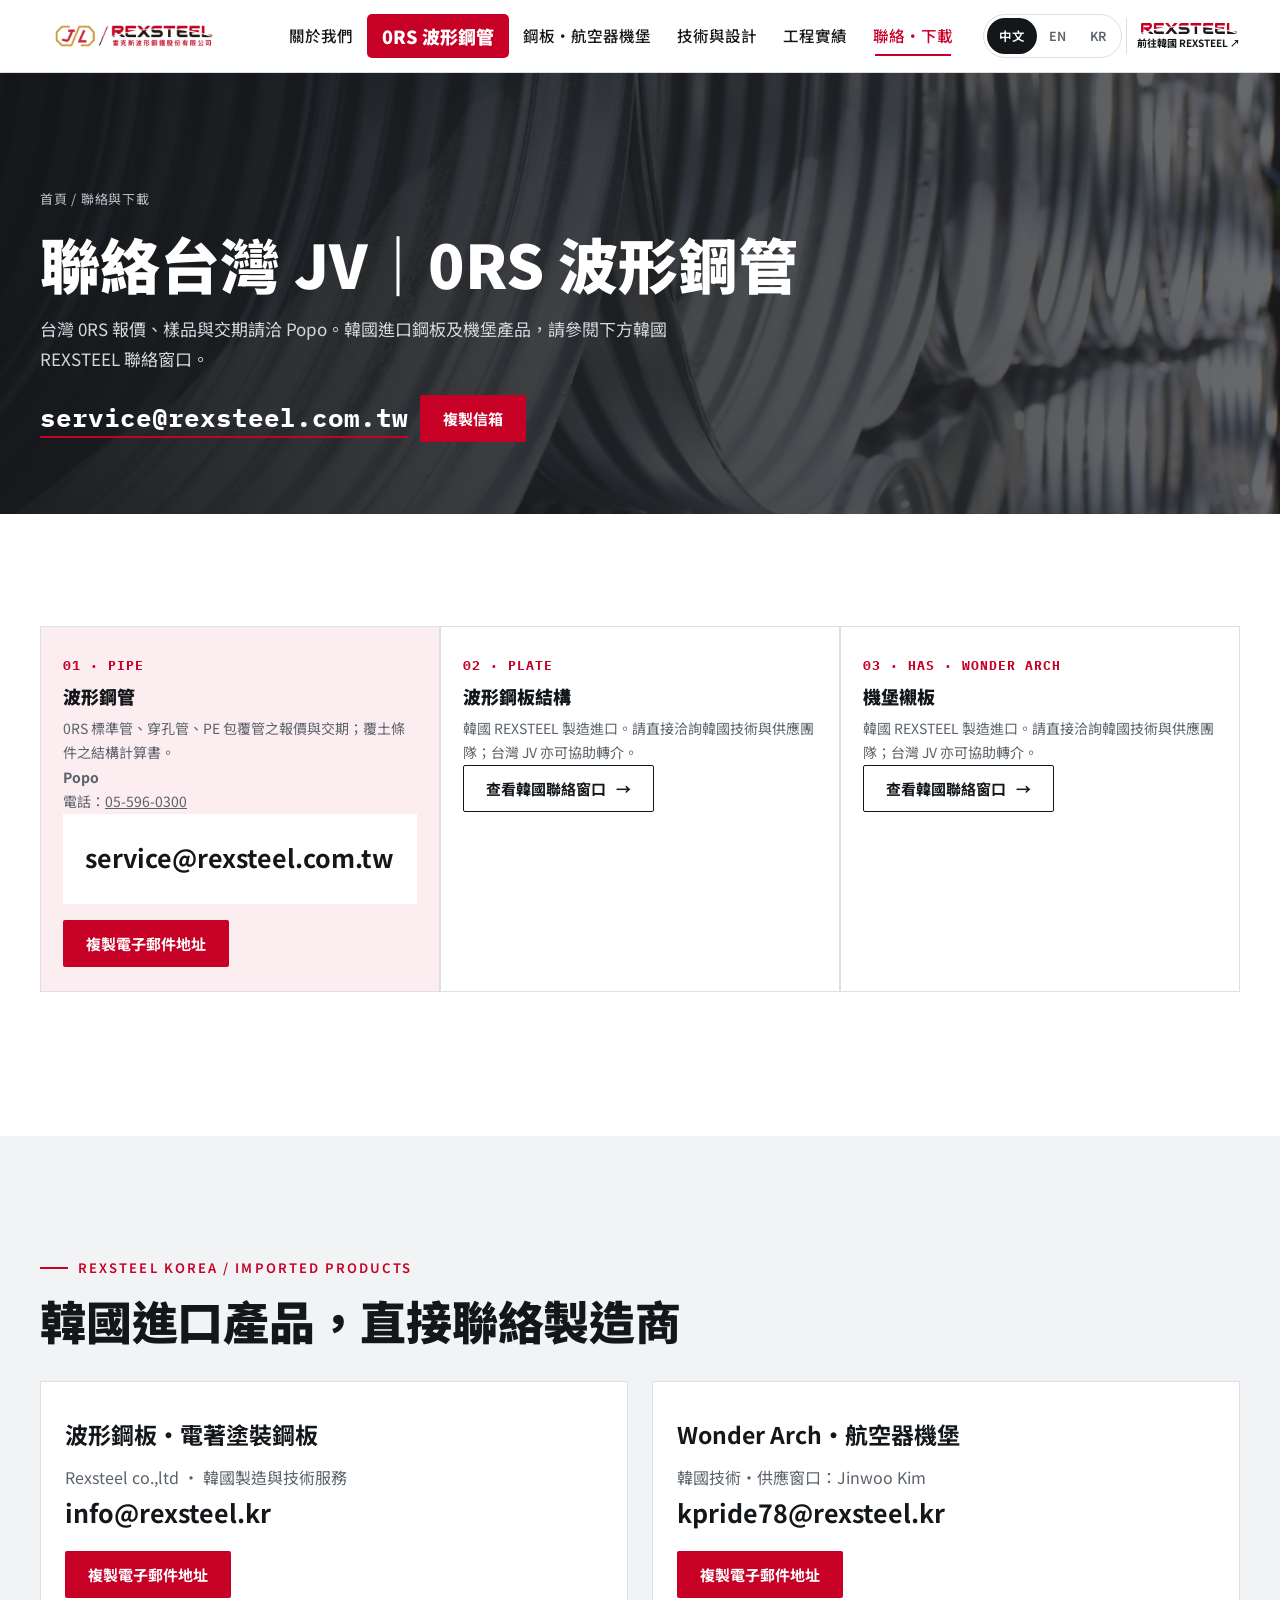
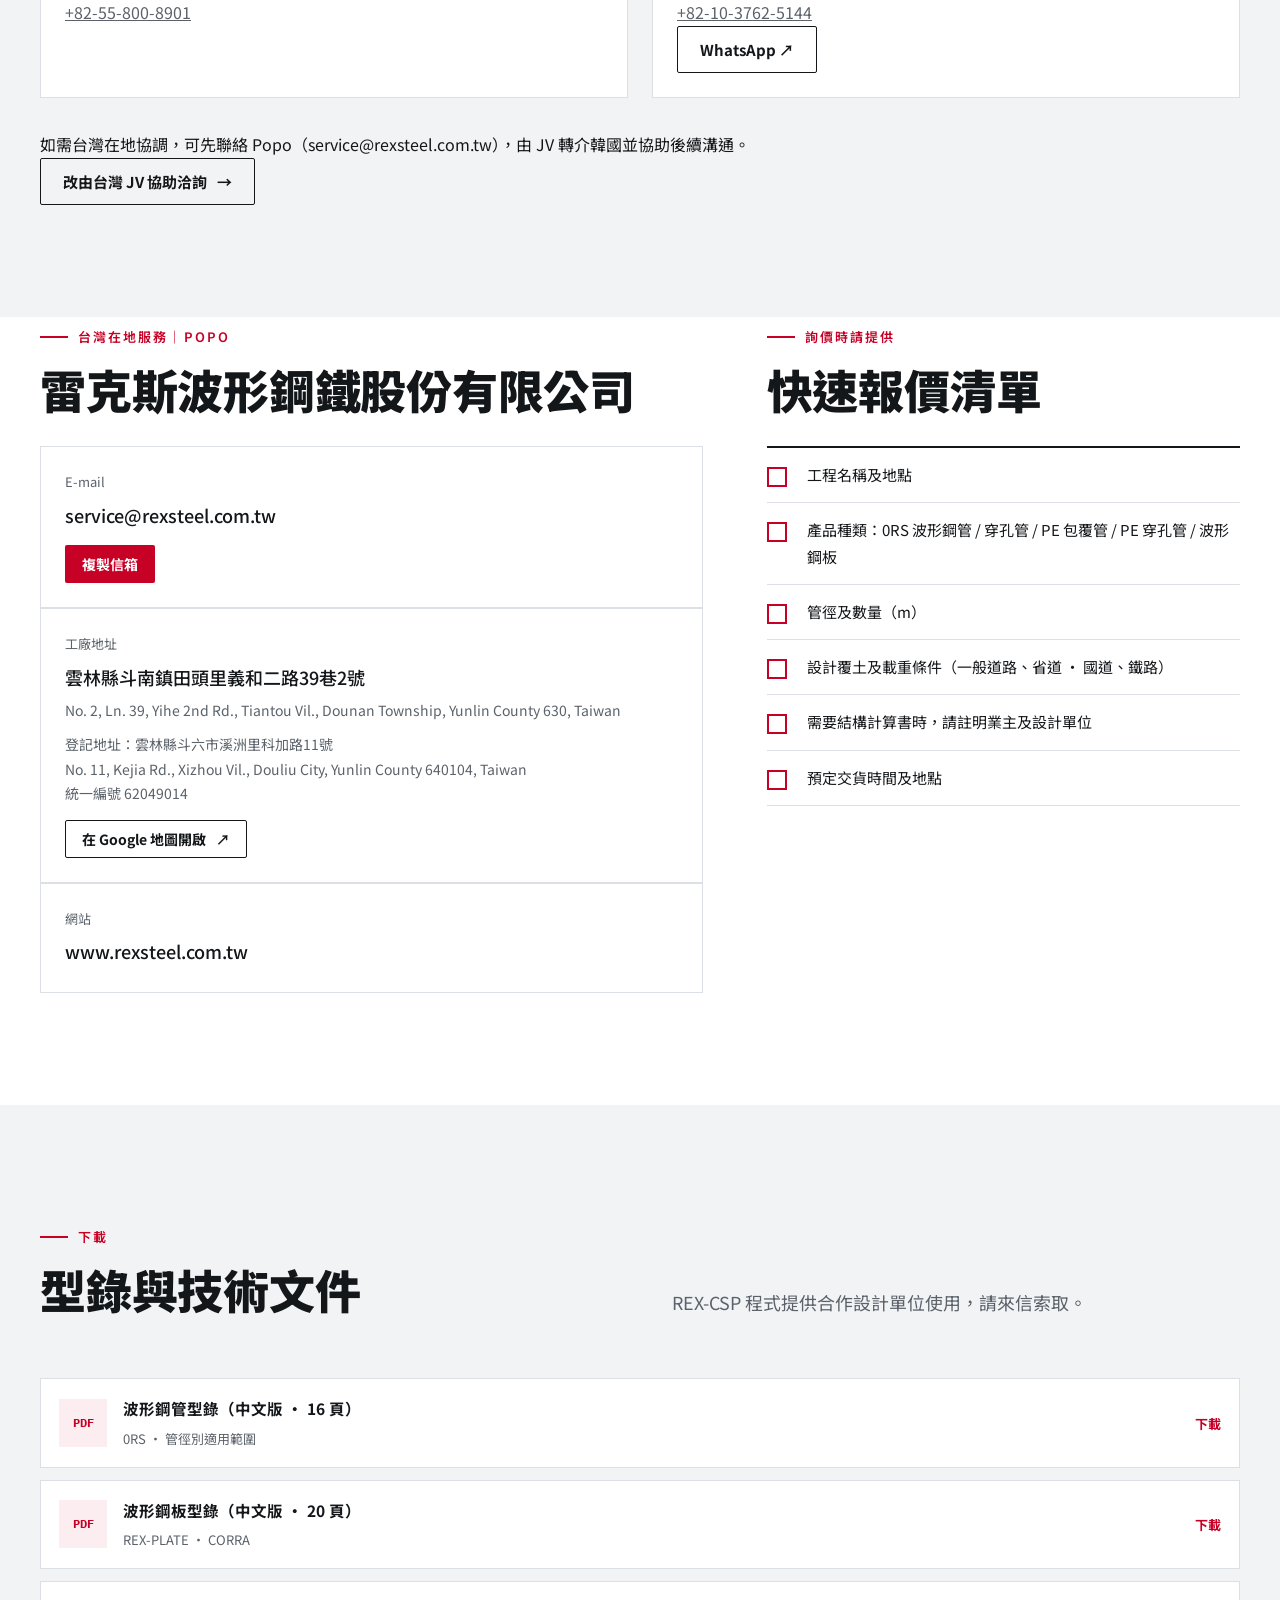
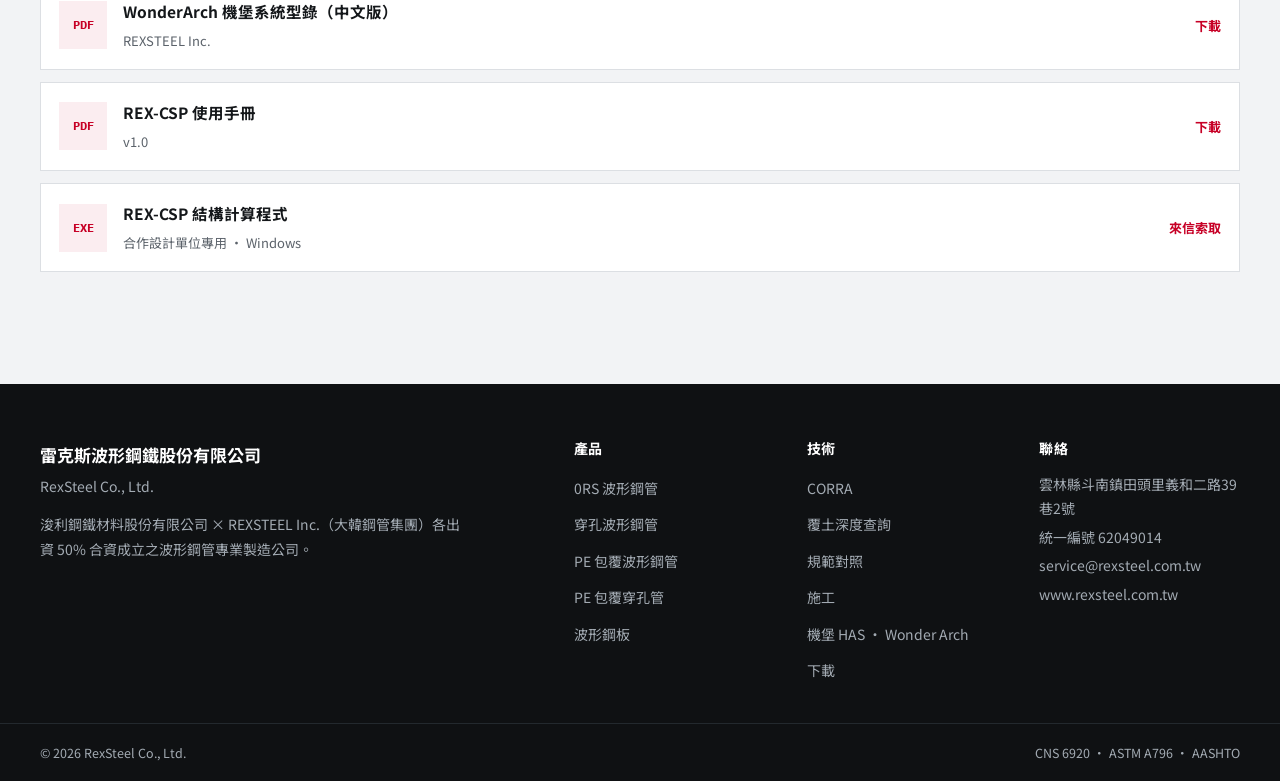
<file: contact.html>
<!DOCTYPE html>

<html class="notranslate" lang="zh-Hant" translate="no">
<head>
<meta charset="utf-8"/><meta content="notranslate" name="google"/>
<meta content="width=device-width,initial-scale=1,viewport-fit=cover" name="viewport"/>
<title>聯絡與下載 | REXSTEEL Taiwan</title>
<meta content="詢價、技術諮詢與型錄下載。" name="description"/>
<link href="assets/icon.png" rel="icon"/>
<link href="https://fonts.googleapis.com" rel="preconnect"/>
<link crossorigin="" href="https://fonts.gstatic.com" rel="preconnect"/>
<link href="https://fonts.googleapis.com/css2?family=Barlow+Condensed:wght@500;600;700&amp;family=IBM+Plex+Mono:wght@400;500;600;700&amp;family=Noto+Sans+TC:wght@400;500;700;900&amp;family=Noto+Sans+KR:wght@400;500;700;900&amp;display=swap" rel="stylesheet"/>
<link href="style.css" rel="stylesheet"/>
<link href="rexsteel-additions.css?v=20261117-profile-red" rel="stylesheet"/></head>
<body>
<header class="hdr"><div class="wrap">
<a aria-label="雷克斯波形鋼鐵 首頁" class="brand" href="index.html"><img alt="JL / REXSTEEL 雷克斯波形鋼鐵股份有限公司" height="188" src="assets/logo-jv.png" width="900"/></a>
<button aria-controls="menu" aria-expanded="false" aria-label="Menu" class="burger"><span></span><span></span><span></span></button>
<nav class="menu" id="menu"><a href="about.html"><span class="tc">關於我們</span><span class="en">About</span><span class="ko">회사소개</span></a><a class="rx-primary-product" href="products.html"><span class="tc">0RS 波形鋼管</span><span class="en">0RS Pipe</span><span class="ko">파형강관 0RS</span></a><a href="solutions.html"><span class="tc">鋼板・航空器機堡</span><span class="en">Plate &amp; Shelters</span><span class="ko">파형강판·항공기 격납고</span></a><a href="engineering.html"><span class="tc">技術與設計</span><span class="en">Technology &amp; Design</span><span class="ko">기술·설계</span></a><a href="projects.html"><span class="tc">工程實績</span><span class="en">Projects</span><span class="ko">시공사례</span></a><a aria-current="page" href="contact.html"><span class="tc">聯絡・下載</span><span class="en">Contact &amp; Downloads</span><span class="ko">문의·다운로드</span></a></nav>
<div aria-label="Language" class="lang" role="group"><button aria-pressed="true" data-lang="zh-Hant">中文</button><button aria-pressed="false" data-lang="en">EN</button><button aria-pressed="false" data-lang="ko">KR</button></div><a aria-label="韓國 REXSTEEL · 한국 렉스틸" class="rx-korea-logo" href="https://rexsteel.kr/" rel="noopener noreferrer" target="_blank" title="REXSTEEL Korea"><img alt="REXSTEEL Korea" height="24" src="assets/rexsteel-korea-logo.svg" width="120"/><span class="rx-korea-label"><span class="tc">前往韓國 REXSTEEL ↗</span><span class="en">Visit REXSTEEL Korea ↗</span><span class="ko">한국 렉스틸 바로가기 ↗</span></span></a>
</div></header>
<main>
<div class="phero">
<div class="bgimg" style="background-image:url(assets/stack.jpg)"></div>
<div class="wrap">
<div class="crumb"><a href="index.html"><span class="tc">首頁</span><span class="en">Home</span><span class="ko">홈</span></a> / <span class="tc">聯絡與下載</span><span class="en">Contact &amp; Downloads</span><span class="ko">연락처 및 다운로드</span></div>
<h1><span class="tc">聯絡台灣 JV｜0RS 波形鋼管</span><span class="en">Contact Taiwan JV · 0RS pipe</span><span class="ko">대만 JV 문의 · 0RS 파형강관</span></h1>
<p><span class="tc">台灣 0RS 報價、樣品與交期請洽 Popo。韓國進口鋼板及機堡產品，請參閱下方韓國 REXSTEEL 聯絡窗口。</span><span class="en">Contact Popo for Taiwan 0RS quotations, samples and lead times. Korean contacts for imported plate and shelter products are listed below.</span><span class="ko">대만 0RS 견적·샘플·납기는 Popo에게, 한국 수입 강판·격납고 제품은 아래 한국 렉스틸 창구에 문의하세요.</span></p>
<div class="hero-mail"><a href="mailto:service@rexsteel.com.tw?subject=%5BREXSTEEL%20Taiwan%5D%20%E6%B4%BD%E8%A9%A2%20%2F%20Enquiry">service@rexsteel.com.tw</a><button class="btn btn-red" data-copy="service@rexsteel.com.tw" type="button"><span class="tc">複製信箱</span><span class="en">Copy</span><span class="ko">메일 복사</span></button></div>
</div>
</div>
<section>
<div class="wrap">
<div class="inq">
<div class="hl" id="pipe"><span class="code">01 · PIPE</span><h3><span class="tc">波形鋼管</span><span class="en">Corrugated pipe</span><span class="ko">파형강관</span></h3><p><span class="tc">0RS 標準管、穿孔管、PE 包覆管之報價與交期；覆土條件之結構計算書。</span><span class="en">Quotes and lead times for 0RS standard, perforated and PE-coated pipe; calculation reports for your cover conditions.</span><span class="ko">0RS 표준관·유공관·PE 피복관 견적과 납기, 토피 조건별 구조계산서.</span></p><p><b><span class="tc">Popo</span><span class="en">Popo</span><span class="ko">Popo</span></b></p><p><span class="tc">電話：</span><span class="en">Phone: </span><span class="ko">전화번호: </span><a href="tel:+88655960300">05-596-0300</a></p><div class="rx-contact-mail">service@rexsteel.com.tw</div><button class="btn btn-red" data-copy="service@rexsteel.com.tw" type="button"><span class="tc">複製電子郵件地址</span><span class="en">Copy email address</span><span class="ko">이메일 주소 복사</span></button></div>
<div id="plate"><span class="code">02 · PLATE</span><h3><span class="tc">波形鋼板結構</span><span class="en">Corrugated plate structures</span><span class="ko">파형강판 구조물</span></h3><p><span class="tc">韓國 REXSTEEL 製造進口。請直接洽詢韓國技術與供應團隊；台灣 JV 亦可協助轉介。</span><span class="en">Manufactured in Korea and imported. Contact the Korean technical and supply team directly; the Taiwan JV can also coordinate referrals.</span><span class="ko">한국 렉스틸 제조 수입 제품입니다. 한국 기술·공급팀에 직접 문의하거나 JV를 통해 전달받을 수 있습니다.</span></p><a class="btn btn-line" href="#korea-plate"><span class="tc">查看韓國聯絡窗口</span><span class="en">Korean contact details</span><span class="ko">한국 연락처 보기</span> →</a></div>
<div id="has"><span class="code">03 · HAS · WONDER ARCH</span><h3><span class="tc">機堡襯板</span><span class="en">Shelter liners</span><span class="ko">격납고 라이너</span></h3><p><span class="tc">韓國 REXSTEEL 製造進口。請直接洽詢韓國技術與供應團隊；台灣 JV 亦可協助轉介。</span><span class="en">Manufactured in Korea and imported. Contact the Korean technical and supply team directly; the Taiwan JV can also coordinate referrals.</span><span class="ko">한국 렉스틸 제조 수입 제품입니다. 한국 기술·공급팀에 직접 문의하거나 JV를 통해 전달받을 수 있습니다.</span></p><a class="btn btn-line" href="#korea-has"><span class="tc">查看韓國聯絡窗口</span><span class="en">Korean contact details</span><span class="ko">한국 연락처 보기</span> →</a></div>
</div>
</div>
</section><section class="rx-add rx-soft" id="korea-contact"><div class="wrap"><span class="eyebrow">REXSTEEL KOREA / IMPORTED PRODUCTS</span><h2 class="h2"><span class="tc">韓國進口產品，直接聯絡製造商</span><span class="en">Imported products · contact the manufacturer</span><span class="ko">한국 수입 제품, 제조사에 직접 문의</span></h2><div class="rx-grid rx-two"><article class="rx-card" id="korea-plate"><h3><span class="tc">波形鋼板・電著塗裝鋼板</span><span class="en">Plate &amp; e-coated plate</span><span class="ko">파형강판·전착도장 강판</span></h3><p>Rexsteel co.,ltd · <span class="tc">韓國製造與技術服務</span><span class="en">Korean manufacturing and technical support</span><span class="ko">한국 제조·기술 상담</span></p><div class="rx-contact-mail">info@rexsteel.kr</div><button class="btn btn-red" data-copy="info@rexsteel.kr" type="button"><span class="tc">複製電子郵件地址</span><span class="en">Copy email address</span><span class="ko">이메일 주소 복사</span></button><p><a href="tel:+82558008901">+82-55-800-8901</a></p></article><article class="rx-card" id="korea-has"><h3><span class="tc">Wonder Arch・航空器機堡</span><span class="en">Wonder Arch &amp; aircraft shelters</span><span class="ko">원더아치·항공기 격납고</span></h3><p><span class="tc">韓國技術・供應窗口：Jinwoo Kim</span><span class="en">Korean technical &amp; supply contact: Jinwoo Kim</span><span class="ko">한국 기술·공급 담당: 김진우 이사</span></p><div class="rx-contact-mail">kpride78@rexsteel.kr</div><button class="btn btn-red" data-copy="kpride78@rexsteel.kr" type="button"><span class="tc">複製電子郵件地址</span><span class="en">Copy email address</span><span class="ko">이메일 주소 복사</span></button><p><a href="tel:+821037625144">+82-10-3762-5144</a></p><a class="btn btn-line" href="https://wa.me/821037625144" rel="noopener" target="_blank">WhatsApp ↗</a></article></div><p><span class="tc">如需台灣在地協調，可先聯絡 Popo（service@rexsteel.com.tw），由 JV 轉介韓國並協助後續溝通。</span><span class="en">For Taiwan coordination, contact Popo at service@rexsteel.com.tw; the JV can refer the enquiry to Korea and assist with follow-up.</span><span class="ko">대만 현지 협의가 필요하면 Popo(service@rexsteel.com.tw)에게 먼저 연락하시면 JV가 한국에 전달하고 후속 협의를 지원합니다.</span></p><a class="btn btn-line" href="#pipe"><span class="tc">改由台灣 JV 協助洽詢</span><span class="en">Ask the Taiwan JV to coordinate</span><span class="ko">대만 JV를 통해 문의</span> →</a></div></section>
<section style="padding-top:0">
<div class="wrap contact-grid">
<div>
<span class="eyebrow"><span class="tc">台灣在地服務｜Popo</span><span class="en">Taiwan local support · Popo</span><span class="ko">대만 현지 상담 · Popo</span></span>
<h2 class="h2" style="margin-bottom:28px"><span class="tc">雷克斯波形鋼鐵股份有限公司</span><span class="en">RexSteel Co., Ltd.</span><span class="ko">雷克斯波形鋼鐵股份有限公司(레이커쓰 파형강철 주식회사)</span></h2>
<div class="cinfo">
<div>
<div class="k">E-mail</div>
<div class="v" id="mail" style="user-select:all">service@rexsteel.com.tw</div>
<div class="act"><button class="btn btn-red" data-copy="service@rexsteel.com.tw" data-target="mail" type="button"><span class="tc">複製信箱</span><span class="en">Copy address</span><span class="ko">메일 주소 복사</span></button></div>
</div>
<div>
<div class="k"><span class="tc">工廠地址</span><span class="en">Factory</span><span class="ko">공장 주소</span></div>
<div class="v">雲林縣斗南鎮田頭里義和二路39巷2號</div>
<div class="muted" style="font-size:14px;margin-top:4px">No. 2, Ln. 39, Yihe 2nd Rd., Tiantou Vil., Dounan Township, Yunlin County 630, Taiwan</div>
<div class="muted" style="font-size:14px;margin-top:10px"><span class="tc">登記地址：</span><span class="en">Registered office: </span><span class="ko">등기 주소: </span>雲林縣斗六市溪洲里科加路11號<br/>No. 11, Kejia Rd., Xizhou Vil., Douliu City, Yunlin County 640104, Taiwan<br/><span class="tc">統一編號 </span><span class="en">Tax ID </span><span class="ko">통일편호(사업자번호) </span>62049014</div>
<div class="act"><a class="btn btn-line" href="https://www.google.com/maps/search/?api=1&amp;query=%E9%9B%B2%E6%9E%97%E7%B8%A3%E6%96%97%E5%8D%97%E9%8E%AE%E7%94%B0%E9%A0%AD%E9%87%8C%E7%BE%A9%E5%92%8C%E4%BA%8C%E8%B7%AF39%E5%B7%B72%E8%99%9F" rel="noopener" target="_blank"><span class="tc">在 Google 地圖開啟</span><span class="en">Open in Google Maps</span><span class="ko">구글 지도에서 열기</span> <span class="arr">↗</span></a></div>
</div>
<div>
<div class="k"><span class="tc">網站</span><span class="en">Web</span><span class="ko">웹사이트</span></div>
<div class="v">www.rexsteel.com.tw</div>
</div>
</div>
</div>
<div>
<span class="eyebrow"><span class="tc">詢價時請提供</span><span class="en">Include in your enquiry</span><span class="ko">견적 문의 시 알려 주세요</span></span>
<h2 class="h2" style="margin-bottom:28px"><span class="tc">快速報價清單</span><span class="en">Quick quote checklist</span><span class="ko">빠른 견적 체크리스트</span></h2>
<ul class="checklist">
<li><span><span class="tc">工程名稱及地點</span><span class="en">Project name and location</span><span class="ko">공사명과 위치</span></span></li>
<li><span><span class="tc">產品種類：0RS 波形鋼管 / 穿孔管 / PE 包覆管 / PE 穿孔管 / 波形鋼板</span><span class="en">Product: 0RS pipe / perforated / PE-coated / PE perforated / corrugated plate</span><span class="ko">제품 종류: 0RS 파형강관 / 유공관 / PE 피복관 / PE 유공관 / 파형강판</span></span></li>
<li><span><span class="tc">管徑及數量（m）</span><span class="en">Diameter and quantity (m)</span><span class="ko">관경과 수량 (m)</span></span></li>
<li><span><span class="tc">設計覆土及載重條件（一般道路、省道 · 國道、鐵路）</span><span class="en">Design cover and loading (local road, freeway, railway)</span><span class="ko">설계 토피와 하중 조건 (일반도로, 성도·국도, 철도)</span></span></li>
<li><span><span class="tc">需要結構計算書時，請註明業主及設計單位</span><span class="en">For a calculation report, the owner and design office</span><span class="ko">구조계산서가 필요하면 발주처와 설계사를 적어 주세요</span></span></li>
<li><span><span class="tc">預定交貨時間及地點</span><span class="en">Required delivery date and site</span><span class="ko">희망 납기와 납품 장소</span></span></li>
</ul>
</div>
</div>
</section>
<section class="soft" id="downloads">
<div class="wrap">
<div class="head-row"><div><span class="eyebrow"><span class="tc">下載</span><span class="en">Downloads</span><span class="ko">다운로드</span></span><h2 class="h2"><span class="tc">型錄與技術文件</span><span class="en">Catalogue and documents</span><span class="ko">카탈로그와 기술문서</span></h2></div>
<p class="lead"><span class="tc">REX-CSP 程式提供合作設計單位使用，請來信索取。</span><span class="en">REX-CSP software is available to partner design offices on request.</span><span class="ko">REX-CSP 프로그램은 협력 설계사에 제공하며, 메일로 요청해 주십시오.</span></p></div>
<div class="dl">
<a href="files/REXSTEEL_TW_pipe_catalogue_TC_16mm_20261119.pdf"><span class="ext">PDF</span><div><b><span class="tc">波形鋼管型錄（中文版 · 16 頁）</span><span class="en">Corrugated pipe catalogue (Chinese · 16 pp)</span><span class="ko">파형강관 카탈로그 (중문 · 16쪽)</span></b><span class="s">0RS · <span class="tc">管徑別適用範圍</span><span class="en">cover table</span><span class="ko">관경별 적용범위</span></span></div><span class="go"><span class="tc">下載</span><span class="en">Download</span><span class="ko">다운로드</span></span></a><a href="files/REXSTEEL_TW_plate_catalogue_TC.pdf"><span class="ext">PDF</span><div><b><span class="tc">波形鋼板型錄（中文版 · 20 頁）</span><span class="en">Corrugated plate catalogue (Chinese · 20 pp)</span><span class="ko">파형강판 카탈로그 (중문 · 20쪽)</span></b><span class="s">REX-PLATE · CORRA</span></div><span class="go"><span class="tc">下載</span><span class="en">Download</span><span class="ko">다운로드</span></span></a><a href="files/WonderArch_catalogue_TC.pdf"><span class="ext">PDF</span><div><b><span class="tc">WonderArch 機堡系統型錄（中文版）</span><span class="en">WonderArch HAS catalogue (Chinese)</span><span class="ko">WonderArch 격납고 카탈로그 (중문)</span></b><span class="s">REXSTEEL Inc.</span></div><span class="go"><span class="tc">下載</span><span class="en">Download</span><span class="ko">다운로드</span></span></a>
<a href="files/REX-CSP_manual_TC_public_20261119.pdf"><span class="ext">PDF</span><div><b><span class="tc">REX-CSP 使用手冊</span><span class="en">REX-CSP user manual</span><span class="ko">REX-CSP 사용설명서</span></b><span class="s">v1.0</span></div><span class="go"><span class="tc">下載</span><span class="en">Download</span><span class="ko">다운로드</span></span></a>
<a class="item" href="mailto:service@rexsteel.com.tw?subject=%5BREX-CSP%5D%20%E7%A8%8B%E5%BC%8F%E7%B4%A2%E5%8F%96%20%2F%20Software%20request"><span class="ext">EXE</span><div><b><span class="tc">REX-CSP 結構計算程式</span><span class="en">REX-CSP calculation program</span><span class="ko">REX-CSP 구조계산 프로그램</span></b><span class="s"><span class="tc">合作設計單位專用 · Windows</span><span class="en">For partner design offices · Windows</span><span class="ko">협력 설계사 전용 · Windows</span></span></div><span class="go"><span class="tc">來信索取</span><span class="en">Request by e-mail</span><span class="ko">메일로 요청</span></span></a>
</div>
</div>
</section>
</main>
<footer class="ftr">
<div class="wrap">
<div><div class="co">雷克斯波形鋼鐵股份有限公司</div><div style="margin-top:4px">RexSteel Co., Ltd.</div>
<p style="margin-top:14px;max-width:30em"><span class="tc">浚利鋼鐵材料股份有限公司 × REXSTEEL Inc.（大韓鋼管集團）各出資 50% 合資成立之波形鋼管專業製造公司。</span><span class="en">A 50:50 corrugated steel pipe joint venture of Jiun-Li Steel Material Co., Ltd. and REXSTEEL Inc. (Daehan Steel Pipe Group).</span><span class="ko">浚利鋼鐵(준리강철) × REXSTEEL Inc.(대한강관그룹)가 50%씩 출자해 세운 파형강관 전문 제조회사입니다.</span></p></div>
<div><h4><span class="tc">產品</span><span class="en">Products</span><span class="ko">제품</span></h4><ul><li><a href="products.html#ors">0RS <span class="tc">波形鋼管</span><span class="en">pipe</span><span class="ko">파형강관</span></a></li><li><a href="products.html#perforated"><span class="tc">穿孔波形鋼管</span><span class="en">Perforated pipe</span><span class="ko">유공관</span></a></li><li><a href="products.html#pe"><span class="tc">PE 包覆波形鋼管</span><span class="en">PE-coated pipe</span><span class="ko">PE 피복 파형강관</span></a></li><li><a href="products.html#pe-perforated"><span class="tc">PE 包覆穿孔管</span><span class="en">PE perforated pipe</span><span class="ko">PE 피복 유공관</span></a></li><li><a href="plate.html"><span class="tc">波形鋼板</span><span class="en">Corrugated plate</span><span class="ko">파형강판</span></a></li></ul></div>
<div><h4><span class="tc">技術</span><span class="en">Technical</span><span class="ko">기술</span></h4><ul><li><a href="engineering.html#corra">CORRA</a></li><li><a href="technical.html#calc"><span class="tc">覆土深度查詢</span><span class="en">Cover depth check</span><span class="ko">토피 깊이 조회</span></a></li><li><a href="technical.html#standards"><span class="tc">規範對照</span><span class="en">Standards</span><span class="ko">규범 대조</span></a></li><li><a href="installation.html"><span class="tc">施工</span><span class="en">Installation</span><span class="ko">시공</span></a></li><li><a href="has.html"><span class="tc">機堡 HAS · Wonder Arch</span><span class="en">HAS shelters · Wonder Arch</span><span class="ko">격납고 HAS · Wonder Arch</span></a></li><li><a href="contact.html#downloads"><span class="tc">下載</span><span class="en">Downloads</span><span class="ko">다운로드</span></a></li></ul></div>
<div><h4><span class="tc">聯絡</span><span class="en">Contact</span><span class="ko">연락처</span></h4><ul><li>雲林縣斗南鎮田頭里義和二路39巷2號</li><li>統一編號 62049014</li><li>service@rexsteel.com.tw</li><li>www.rexsteel.com.tw</li></ul></div>
</div>
<div class="bottom"><div class="wrap"><span>© 2026 RexSteel Co., Ltd.</span><span>CNS 6920 · ASTM A796 · AASHTO</span></div></div>
</footer>
<script src="site.js?v=20261119-16mm"></script>
<script defer="" src="rexsteel-additions.js?v=20261117-profile-red"></script></body>
</html>
</file>
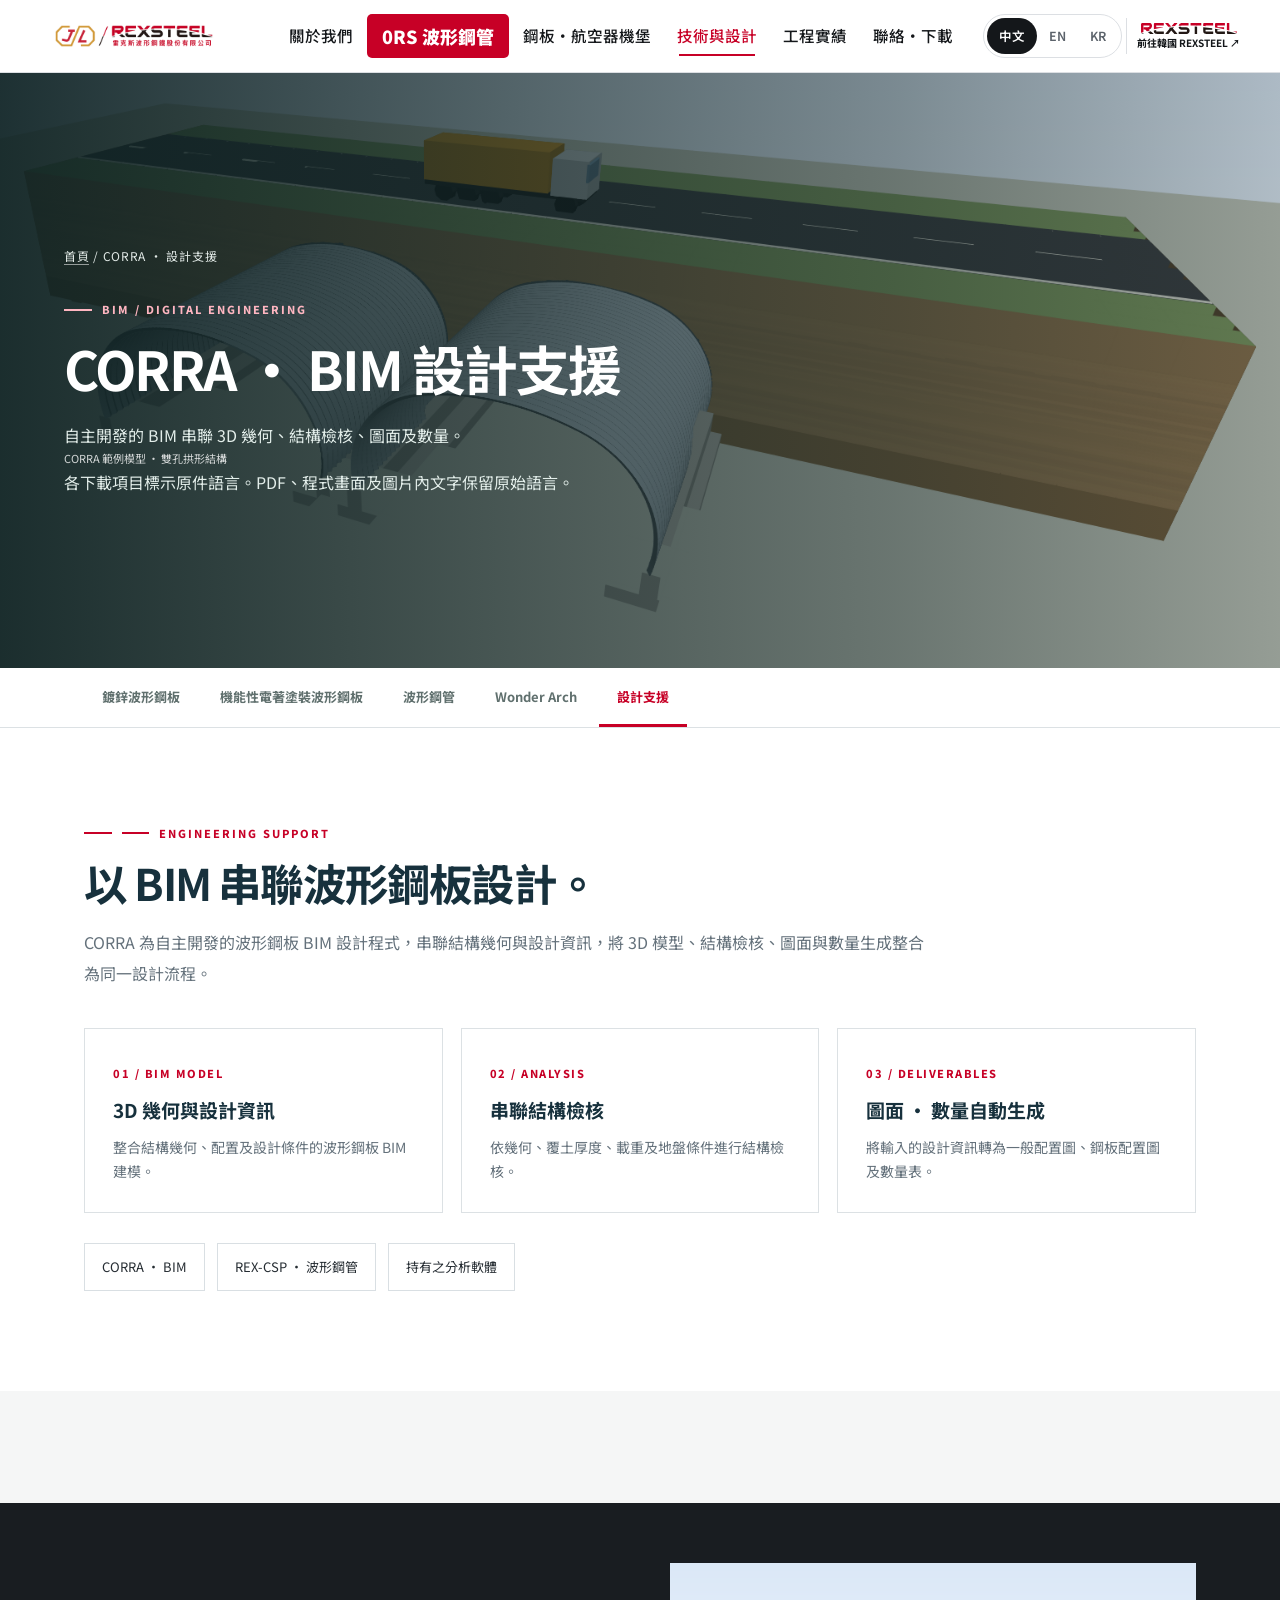
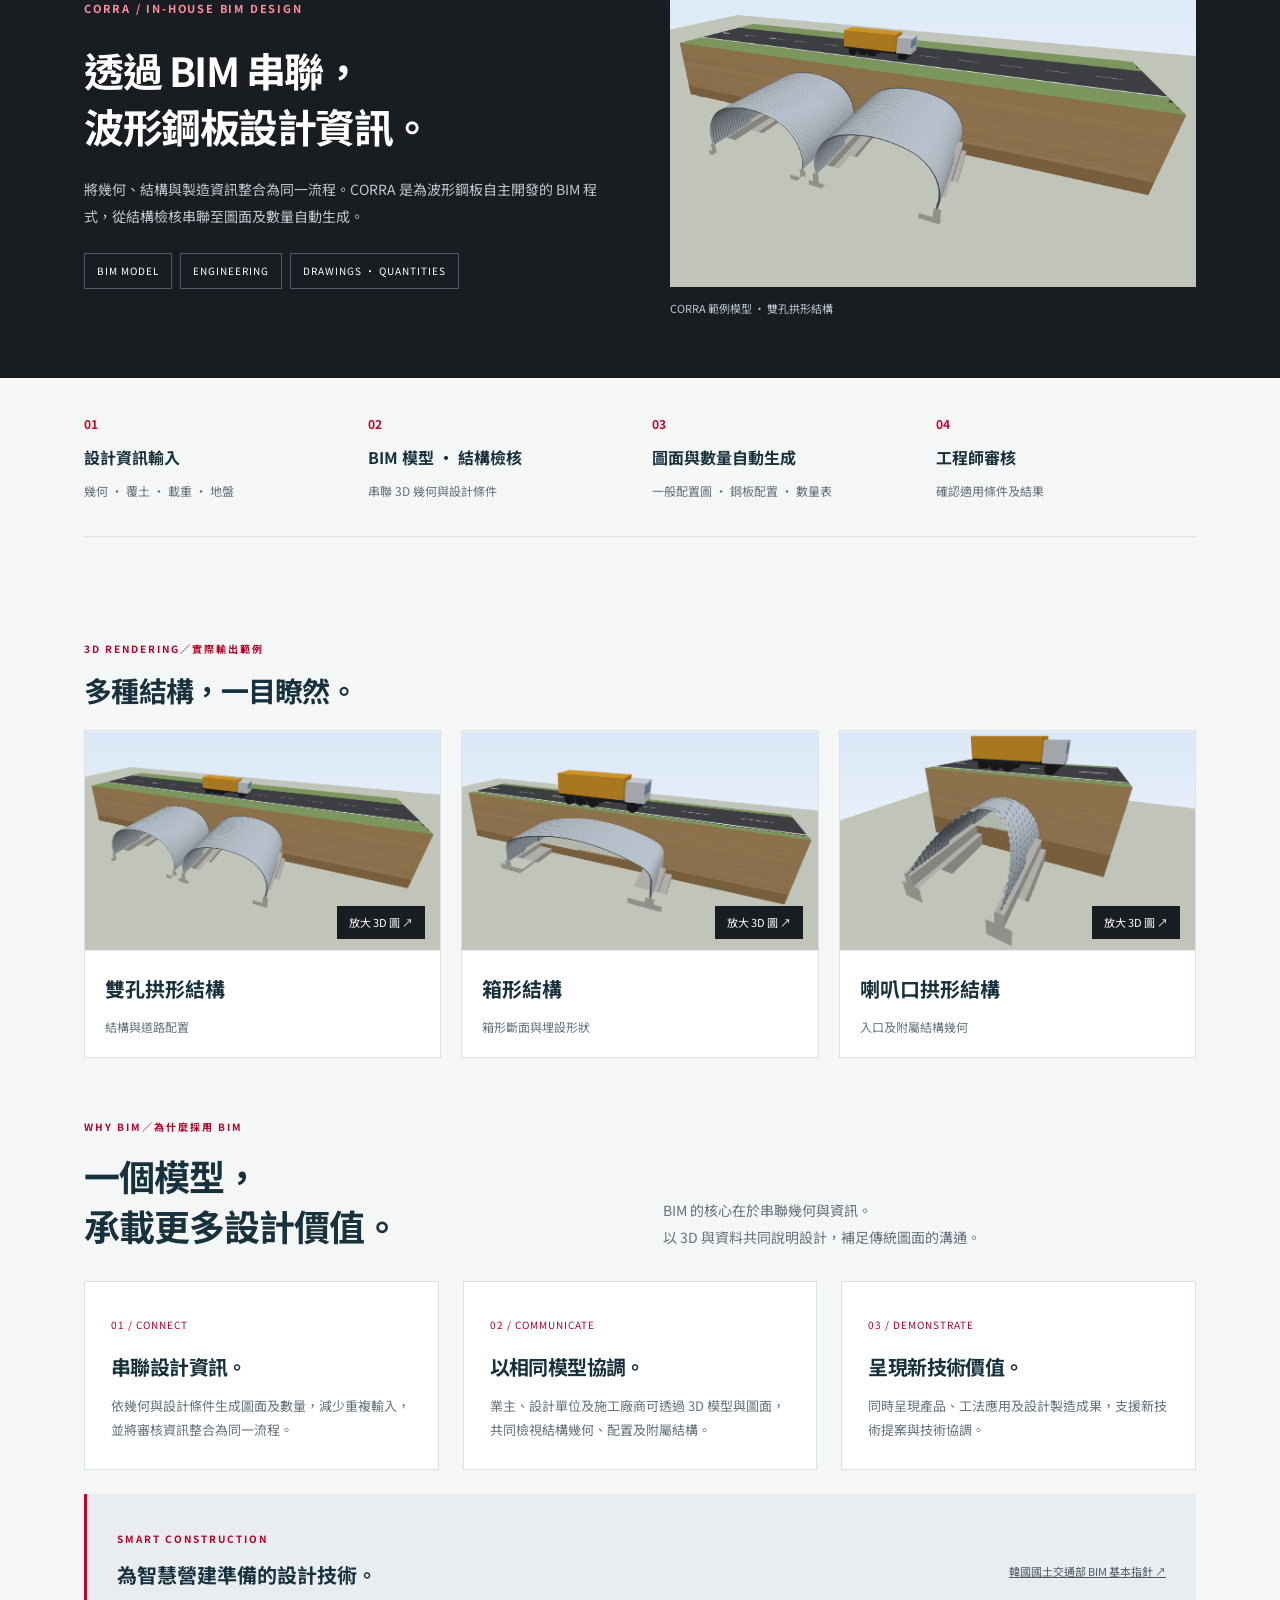
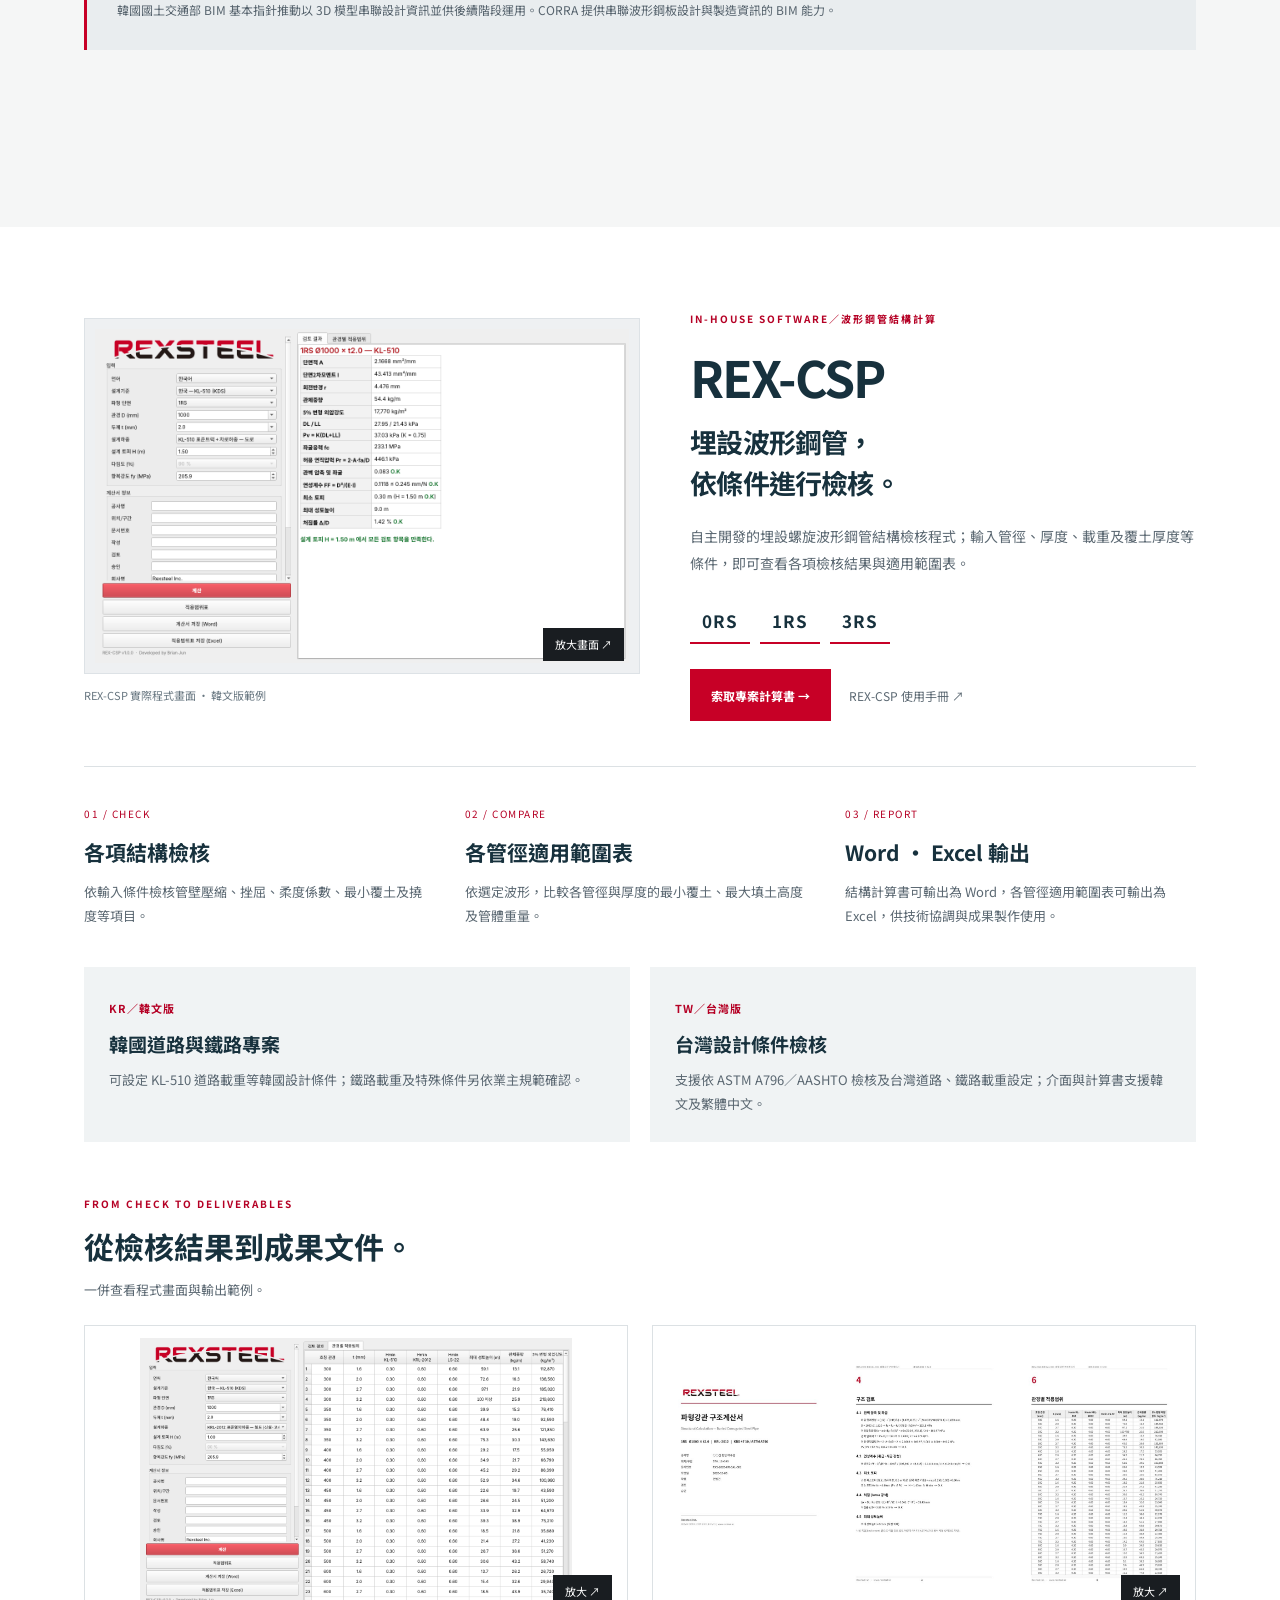
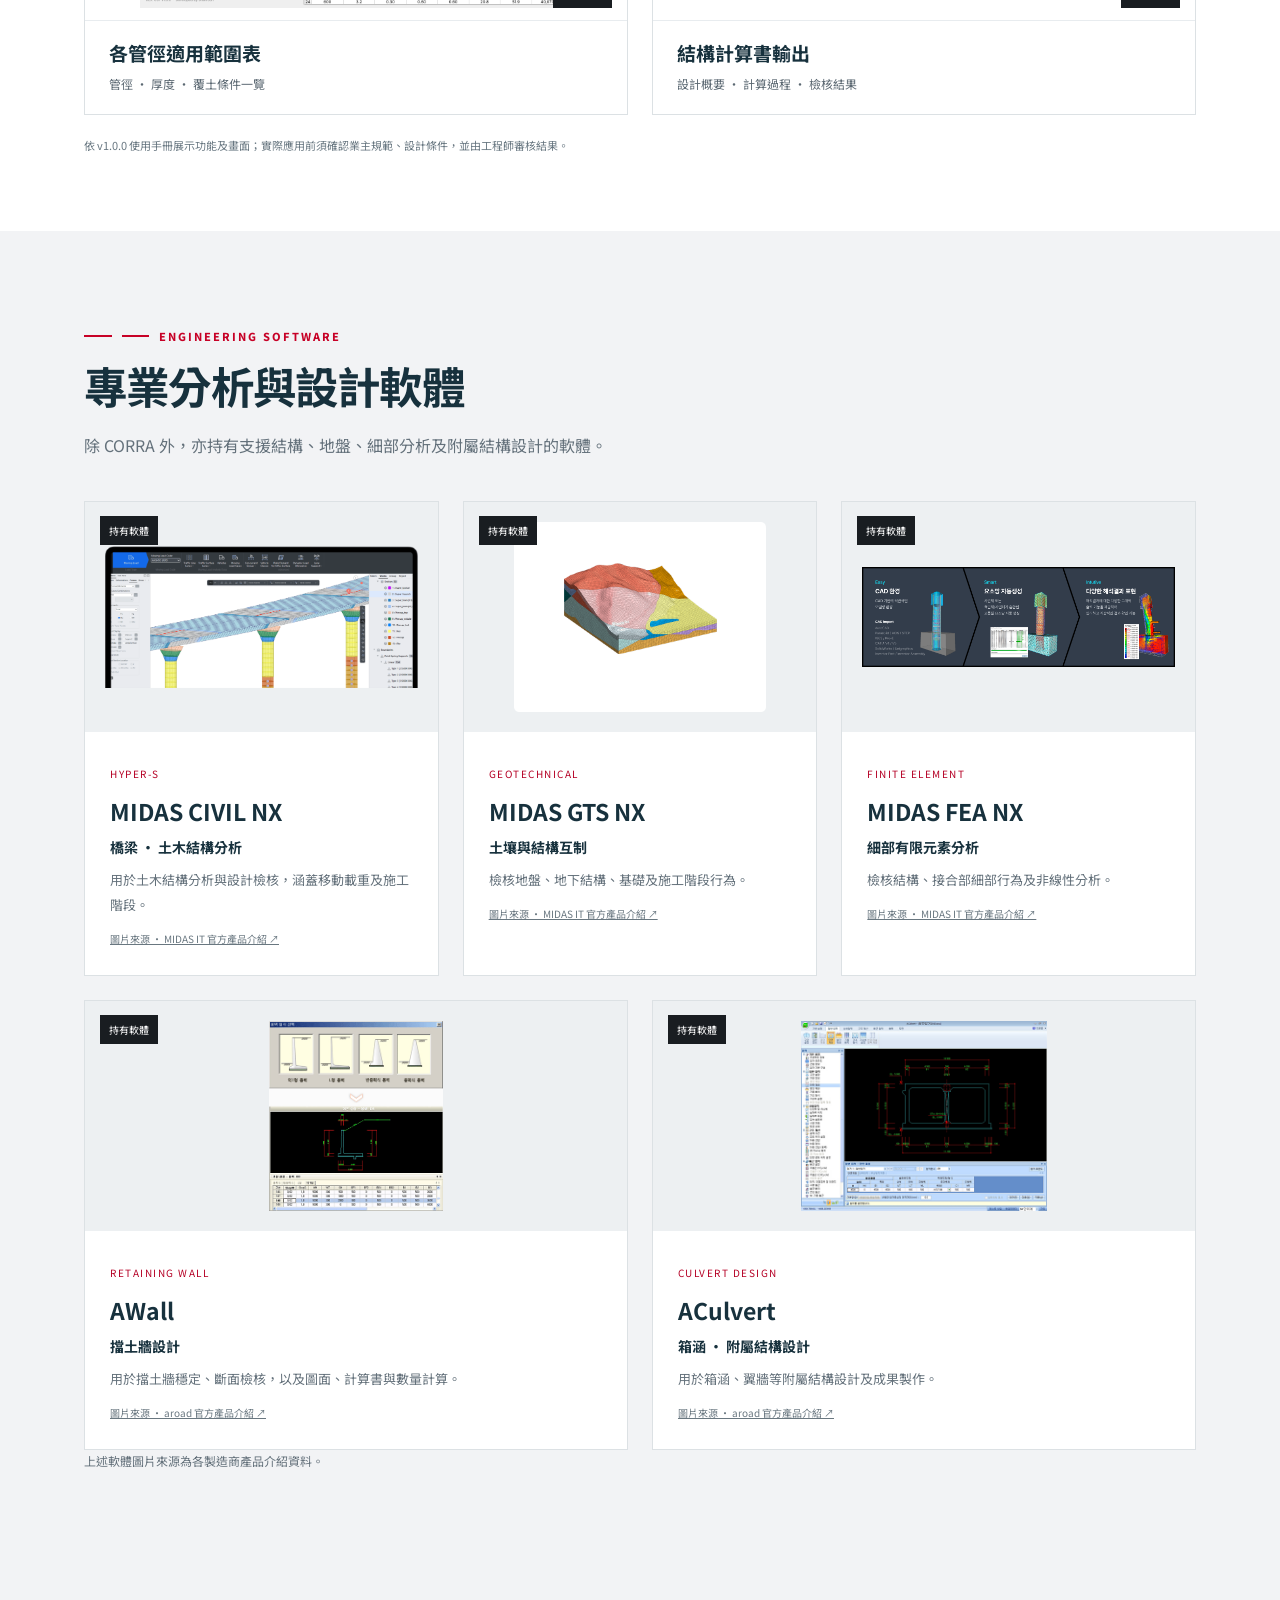
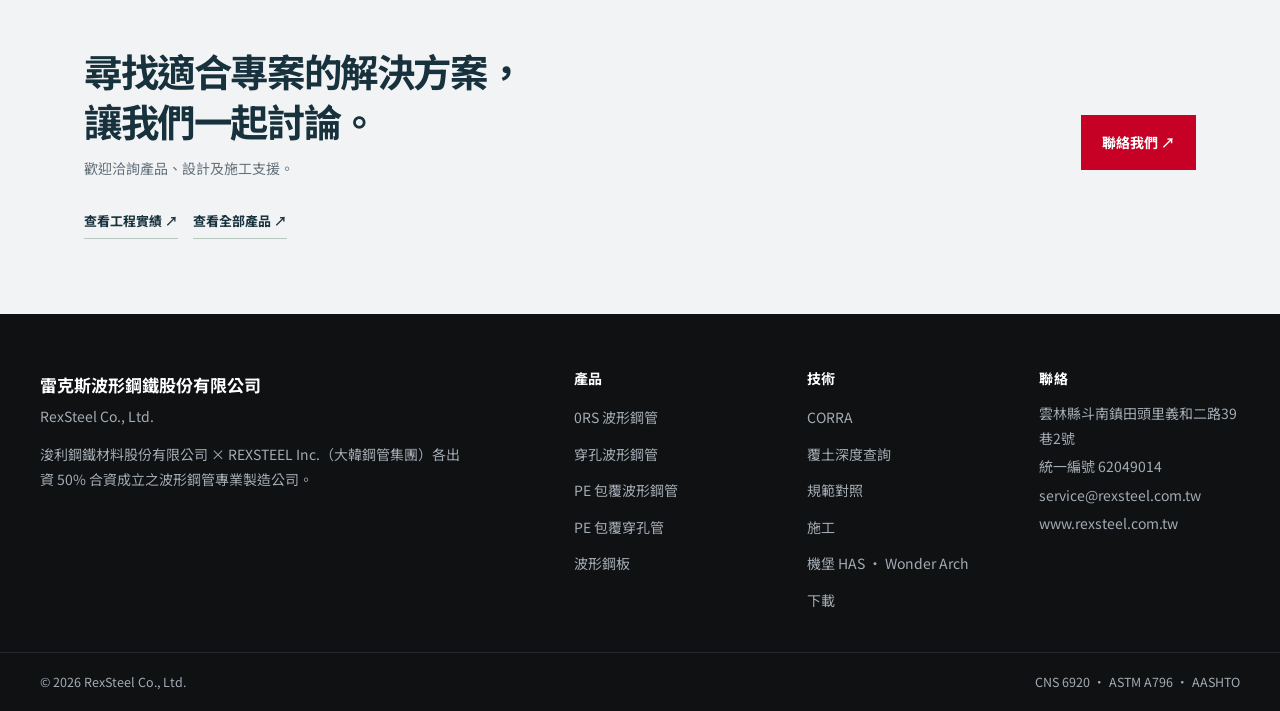
<file: engineering.html>
<!DOCTYPE html>

<html class="notranslate" lang="zh-Hant" translate="no">
<head>
<meta charset="utf-8"/><meta content="notranslate" name="google"/>
<meta content="width=device-width,initial-scale=1,viewport-fit=cover" name="viewport"/>
<title>工程技術 | REXSTEEL Taiwan</title>
<meta content="CORRA 波形鋼板設計系統、REX-CSP、3D·BIM、FEM 與爆震分析。" name="description"/>
<link href="assets/icon.png" rel="icon"/>
<link href="https://fonts.googleapis.com" rel="preconnect"/>
<link crossorigin="" href="https://fonts.gstatic.com" rel="preconnect"/>
<link href="https://fonts.googleapis.com/css2?family=Barlow+Condensed:wght@500;600;700&amp;family=IBM+Plex+Mono:wght@400;500;600;700&amp;family=Noto+Sans+TC:wght@400;500;700;900&amp;family=Noto+Sans+KR:wght@400;500;700;900&amp;display=swap" rel="stylesheet"/>
<link href="style.css" rel="stylesheet"/>
<link href="rexsteel-additions.css?v=20261117-profile-red" rel="stylesheet"/></head>
<body>
<header class="hdr"><div class="wrap">
<a aria-label="雷克斯波形鋼鐵 首頁" class="brand" href="index.html"><img alt="JL / REXSTEEL 雷克斯波形鋼鐵股份有限公司" height="188" src="assets/logo-jv.png" width="900"/></a>
<button aria-controls="menu" aria-expanded="false" aria-label="Menu" class="burger"><span></span><span></span><span></span></button>
<nav class="menu" id="menu"><a href="about.html"><span class="tc">關於我們</span><span class="en">About</span><span class="ko">회사소개</span></a><a class="rx-primary-product" href="products.html"><span class="tc">0RS 波形鋼管</span><span class="en">0RS Pipe</span><span class="ko">파형강관 0RS</span></a><a href="solutions.html"><span class="tc">鋼板・航空器機堡</span><span class="en">Plate &amp; Shelters</span><span class="ko">파형강판·항공기 격납고</span></a><a aria-current="page" href="engineering.html"><span class="tc">技術與設計</span><span class="en">Technology &amp; Design</span><span class="ko">기술·설계</span></a><a href="projects.html"><span class="tc">工程實績</span><span class="en">Projects</span><span class="ko">시공사례</span></a><a href="contact.html"><span class="tc">聯絡・下載</span><span class="en">Contact &amp; Downloads</span><span class="ko">문의·다운로드</span></a></nav>
<div aria-label="Language" class="lang" role="group"><button aria-pressed="true" data-lang="zh-Hant">中文</button><button aria-pressed="false" data-lang="en">EN</button><button aria-pressed="false" data-lang="ko">KR</button></div><a aria-label="韓國 REXSTEEL · 한국 렉스틸" class="rx-korea-logo" href="https://rexsteel.kr/" rel="noopener noreferrer" target="_blank" title="REXSTEEL Korea"><img alt="REXSTEEL Korea" height="24" src="assets/rexsteel-korea-logo.svg" width="120"/><span class="rx-korea-label"><span class="tc">前往韓國 REXSTEEL ↗</span><span class="en">Visit REXSTEEL Korea ↗</span><span class="ko">한국 렉스틸 바로가기 ↗</span></span></a>
</div></header>
<main><div id="rex-engineering"></div><template id="engineering-tc"><section class="detail-hero"><img alt="CORRA 自動生成範例 3D 模型" src="assets/kr-corra-sample-arch-3d.png"/><div class="wrap"><div class="crumb"><a href="index.html">首頁</a> / CORRA · 設計支援</div><div class="eyebrow light">BIM / DIGITAL ENGINEERING</div><h1>CORRA · BIM 設計支援</h1><p>自主開發的 BIM 串聯 3D 幾何、結構檢核、圖面及數量。</p><div class="photo-note">CORRA 範例模型 · 雙孔拱形結構</div><p class="site-resource-note">各下載項目標示原件語言。PDF、程式畫面及圖片內文字保留原始語言。</p></div></section><nav aria-label="產品與設計支援" class="detail-topics"><div class="wrap"><a class="" href="plate.html">鍍鋅波形鋼板</a><a class="" href="coating.html">機能性電著塗裝波形鋼板</a><a class="" href="products.html">波形鋼管</a><a class="" href="has.html">Wonder Arch</a><a class="active" href="engineering.html">設計支援</a></div></nav><div id="overview"><section class="detail-section"><div class="wrap"><div class="detail-head"><div class="eyebrow"><span></span>ENGINEERING SUPPORT</div><h2>以 BIM 串聯波形鋼板設計。</h2><p>CORRA 為自主開發的波形鋼板 BIM 設計程式，串聯結構幾何與設計資訊，將 3D 模型、結構檢核、圖面與數量生成整合為同一設計流程。</p></div><div class="feature-grid"><article class="feature"><small>01 / BIM MODEL</small><h3>3D 幾何與設計資訊</h3><p>整合結構幾何、配置及設計條件的波形鋼板 BIM 建模。</p></article><article class="feature"><small>02 / ANALYSIS</small><h3>串聯結構檢核</h3><p>依幾何、覆土厚度、載重及地盤條件進行結構檢核。</p></article><article class="feature"><small>03 / DELIVERABLES</small><h3>圖面 · 數量自動生成</h3><p>將輸入的設計資訊轉為一般配置圖、鋼板配置圖及數量表。</p></article></div><nav aria-label="設計程式導覽" class="engineering-program-nav"><a href="#corra">CORRA · BIM</a><a href="#rexcsp">REX-CSP · 波形鋼管</a><a href="#software">持有之分析軟體</a></nav></div></section><section class="corra-showcase" id="corra"><div class="corra-banner"><div class="wrap corra-banner-grid"><div><span class="corra-eyebrow">CORRA / IN-HOUSE BIM DESIGN</span><h2>透過 BIM 串聯，<br/>波形鋼板設計資訊。</h2><p>將幾何、結構與製造資訊整合為同一流程。CORRA 是為波形鋼板自主開發的 BIM 程式，從結構檢核串聯至圖面及數量自動生成。</p><div class="corra-output-tags"><span>BIM MODEL</span><span>ENGINEERING</span><span>DRAWINGS · QUANTITIES</span></div></div><figure><img alt="CORRA 約 12 m 級雙孔拱形結構範例 3D 幾何" height="946" loading="lazy" src="assets/kr-corra-sample-arch-3d.png" width="1540"/><figcaption>CORRA 範例模型 · 雙孔拱形結構</figcaption></figure></div></div>
<div class="wrap corra-content"><ol class="corra-flow"><li><b>01</b><strong>設計資訊輸入</strong><span>幾何 · 覆土 · 載重 · 地盤</span></li><li><b>02</b><strong>BIM 模型 · 結構檢核</strong><span>串聯 3D 幾何與設計條件</span></li><li><b>03</b><strong>圖面與數量自動生成</strong><span>一般配置圖 · 鋼板配置 · 數量表</span></li><li><b>04</b><strong>工程師審核</strong><span>確認適用條件及結果</span></li></ol><div class="corra-ui-showcase" id="corra-ui"><div class="corra-model-head"><span class="corra-kicker">3D RENDERING／實際輸出範例</span><h4>多種結構，一目瞭然。</h4></div><div class="corra-model-gallery"><figure><button aria-label="放大雙孔拱形結構 3D 圖" class="engineering-image-button" data-caption="CORRA 3D 輸出範例 · 雙孔拱形結構" data-engineering-image="assets/kr-corra-sample-arch-3d.png" type="button"><img alt="CORRA 雙孔拱形結構實際 3D 輸出" loading="lazy" src="assets/kr-corra-sample-arch-3d.png"/><span class="drawing-zoom">放大 3D 圖 ↗</span></button><figcaption><h5>雙孔拱形結構</h5><p>結構與道路配置</p></figcaption></figure><figure><button aria-label="放大箱形結構 3D 圖" class="engineering-image-button" data-caption="CORRA 3D 輸出範例 · 箱形結構" data-engineering-image="assets/kr-corra-sample-box-3d.png" type="button"><img alt="CORRA 箱形結構實際 3D 輸出" loading="lazy" src="assets/kr-corra-sample-box-3d.png"/><span class="drawing-zoom">放大 3D 圖 ↗</span></button><figcaption><h5>箱形結構</h5><p>箱形斷面與埋設形狀</p></figcaption></figure><figure><button aria-label="放大喇叭口拱形結構 3D 圖" class="engineering-image-button" data-caption="CORRA 3D 輸出範例 · 喇叭口拱形結構" data-engineering-image="assets/kr-corra-sample-bellmouth-3d.png" type="button"><img alt="CORRA 喇叭口拱形結構實際 3D 輸出" loading="lazy" src="assets/kr-corra-sample-bellmouth-3d.png"/><span class="drawing-zoom">放大 3D 圖 ↗</span></button><figcaption><h5>喇叭口拱形結構</h5><p>入口及附屬結構幾何</p></figcaption></figure></div></div><div class="corra-bim-value" id="bim-value"><div class="corra-bim-heading"><span class="corra-kicker">WHY BIM／為什麼採用 BIM</span><h3>一個模型，<br/>承載更多設計價值。</h3><p>BIM 的核心在於串聯幾何與資訊。<br/>以 3D 與資料共同說明設計，補足傳統圖面的溝通。</p></div><div class="corra-bim-cards"><article><span>01 / CONNECT</span><h4>串聯設計資訊。</h4><p>依幾何與設計條件生成圖面及數量，減少重複輸入，並將審核資訊整合為同一流程。</p></article><article><span>02 / COMMUNICATE</span><h4>以相同模型協調。</h4><p>業主、設計單位及施工廠商可透過 3D 模型與圖面，共同檢視結構幾何、配置及附屬結構。</p></article><article><span>03 / DEMONSTRATE</span><h4>呈現新技術價值。</h4><p>同時呈現產品、工法應用及設計製造成果，支援新技術提案與技術協調。</p></article></div><div class="corra-bim-context"><div><span class="corra-kicker">SMART CONSTRUCTION</span><h4>為智慧營建準備的設計技術。</h4><p>韓國國土交通部 BIM 基本指針推動以 3D 模型串聯設計資訊並供後續階段運用。CORRA 提供串聯波形鋼板設計與製造資訊的 BIM 能力。</p></div><a href="https://www.molit.go.kr/USR/policyData/dtl.jsp?id=4516" rel="noopener noreferrer" target="_blank">韓國國土交通部 BIM 基本指針 ↗</a></div></div></div></section><section aria-labelledby="rexcsp-title" class="rexcsp-section" id="rexcsp"><div class="wrap"><div class="rexcsp-intro"><figure><button aria-label="放大 REX-CSP 程式畫面" class="engineering-image-button" data-caption="REX-CSP 韓文版 · 設計輸入與結構檢核結果" data-engineering-image="assets/kr-rexcsp-korean-review.png" type="button"><img alt="REX-CSP 韓文版設計輸入及結構檢核結果" height="800" loading="lazy" src="assets/kr-rexcsp-korean-review.png" width="1280"/><span class="drawing-zoom">放大畫面 ↗</span></button><figcaption>REX-CSP 實際程式畫面 · 韓文版範例</figcaption></figure><div><span class="corra-kicker">IN-HOUSE SOFTWARE／波形鋼管結構計算</span><h2 id="rexcsp-title">REX-CSP</h2><h3>埋設波形鋼管，<br/>依條件進行檢核。</h3><p>自主開發的埋設螺旋波形鋼管結構檢核程式；輸入管徑、厚度、載重及覆土厚度等條件，即可查看各項檢核結果與適用範圍表。</p><div class="rexcsp-profiles"><span>0RS</span><span>1RS</span><span>3RS</span></div><div class="rexcsp-actions"><a class="button red" href="contact.html#korea-plate">索取專案計算書 →</a><a class="rexcsp-manual" href="assets/kr-rexcsp-manual.pdf">REX-CSP 使用手冊 ↗</a></div></div></div>
<div class="rexcsp-features"><article><span>01 / CHECK</span><h3>各項結構檢核</h3><p>依輸入條件檢核管壁壓縮、挫屈、柔度係數、最小覆土及撓度等項目。</p></article><article><span>02 / COMPARE</span><h3>各管徑適用範圍表</h3><p>依選定波形，比較各管徑與厚度的最小覆土、最大填土高度及管體重量。</p></article><article><span>03 / REPORT</span><h3>Word · Excel 輸出</h3><p>結構計算書可輸出為 Word，各管徑適用範圍表可輸出為 Excel，供技術協調與成果製作使用。</p></article></div>
<div class="rexcsp-modes"><article><span>KR／韓文版</span><h3>韓國道路與鐵路專案</h3><p>可設定 KL-510 道路載重等韓國設計條件；鐵路載重及特殊條件另依業主規範確認。</p></article><article><span>TW／台灣版</span><h3>台灣設計條件檢核</h3><p>支援依 ASTM A796／AASHTO 檢核及台灣道路、鐵路載重設定；介面與計算書支援韓文及繁體中文。</p></article></div>
<div class="rexcsp-output-head"><span class="corra-kicker">FROM CHECK TO DELIVERABLES</span><h3>從檢核結果到成果文件。</h3><p>一併查看程式畫面與輸出範例。</p></div><div class="rexcsp-outputs"><figure><button aria-label="放大各管徑適用範圍表" class="engineering-image-button" data-caption="REX-CSP 各管徑適用範圍表範例" data-engineering-image="assets/kr-rexcsp-range-table.png" type="button"><img alt="REX-CSP 各管徑適用範圍表範例" loading="lazy" src="assets/kr-rexcsp-range-table.png"/><span class="drawing-zoom">放大 ↗</span></button><figcaption><h4>各管徑適用範圍表</h4><p>管徑 · 厚度 · 覆土條件一覽</p></figcaption></figure><figure><button aria-label="放大結構計算書" class="engineering-image-button" data-caption="REX-CSP 結構計算書輸出範例" data-engineering-image="assets/kr-rexcsp-word-output.jpg" type="button"><img alt="REX-CSP 結構計算書輸出範例" loading="lazy" src="assets/kr-rexcsp-word-output.jpg"/><span class="drawing-zoom">放大 ↗</span></button><figcaption><h4>結構計算書輸出</h4><p>設計概要 · 計算過程 · 檢核結果</p></figcaption></figure></div><p class="rexcsp-note">依 v1.0.0 使用手冊展示功能及畫面；實際應用前須確認業主規範、設計條件，並由工程師審核結果。</p></div></section><section class="detail-section soft" id="software"><div class="wrap"><div class="detail-head"><div class="eyebrow"><span></span>ENGINEERING SOFTWARE</div><h2>專業分析與設計軟體</h2><p>除 CORRA 外，亦持有支援結構、地盤、細部分析及附屬結構設計的軟體。</p></div><div class="engineering-software-grid"><article class="engineering-software-card"><div class="software-visual"><img alt="MIDAS CIVIL NX 製造商官方產品圖片" loading="lazy" src="assets/kr-software-civil-nx.png"/><span>持有軟體</span></div><div class="software-copy"><small>HYPER-S</small><h3>MIDAS CIVIL NX</h3><h4>橋梁 · 土木結構分析</h4><p>用於土木結構分析與設計檢核，涵蓋移動載重及施工階段。</p><a href="https://www.midasuser.com/ko/product/civil" rel="noopener noreferrer" target="_blank">圖片來源 · MIDAS IT 官方產品介紹 ↗</a></div></article><article class="engineering-software-card"><div class="software-visual"><img alt="MIDAS GTS NX 製造商官方產品圖片" loading="lazy" src="assets/kr-software-gts-nx.png"/><span>持有軟體</span></div><div class="software-copy"><small>GEOTECHNICAL</small><h3>MIDAS GTS NX</h3><h4>土壤與結構互制</h4><p>檢核地盤、地下結構、基礎及施工階段行為。</p><a href="https://www.midasuser.com/ko/product/gts-nx" rel="noopener noreferrer" target="_blank">圖片來源 · MIDAS IT 官方產品介紹 ↗</a></div></article><article class="engineering-software-card"><div class="software-visual"><img alt="MIDAS FEA NX 製造商官方產品圖片" loading="lazy" src="assets/kr-software-fea-nx.png"/><span>持有軟體</span></div><div class="software-copy"><small>FINITE ELEMENT</small><h3>MIDAS FEA NX</h3><h4>細部有限元素分析</h4><p>檢核結構、接合部細部行為及非線性分析。</p><a href="https://www.midasuser.com/ko/product/fea-nx" rel="noopener noreferrer" target="_blank">圖片來源 · MIDAS IT 官方產品介紹 ↗</a></div></article><article class="engineering-software-card"><div class="software-visual"><img alt="AWall 製造商官方產品圖片" loading="lazy" src="assets/kr-software-awall.jpg"/><span>持有軟體</span></div><div class="software-copy"><small>RETAINING WALL</small><h3>AWall</h3><h4>擋土牆設計</h4><p>用於擋土牆穩定、斷面檢核，以及圖面、計算書與數量計算。</p><a href="https://www.aroaduser.com/products/awall" rel="noopener noreferrer" target="_blank">圖片來源 · aroad 官方產品介紹 ↗</a></div></article><article class="engineering-software-card"><div class="software-visual"><img alt="ACulvert 製造商官方產品圖片" loading="lazy" src="assets/kr-software-aculvert.jpg"/><span>持有軟體</span></div><div class="software-copy"><small>CULVERT DESIGN</small><h3>ACulvert</h3><h4>箱涵 · 附屬結構設計</h4><p>用於箱涵、翼牆等附屬結構設計及成果製作。</p><a href="https://www.aroaduser.com/products/aculvert" rel="noopener noreferrer" target="_blank">圖片來源 · aroad 官方產品介紹 ↗</a></div></article></div><p class="caption-note">上述軟體圖片來源為各製造商產品介紹資料。</p></div></section></div><section class="detail-cta"><div class="wrap"><div><h2>尋找適合專案的解決方案，<br/>讓我們一起討論。</h2><p>歡迎洽詢產品、設計及施工支援。</p><div class="related"><a href="projects.html">查看工程實績 ↗</a><a href="solutions.html">查看全部產品 ↗</a></div></div><a class="button red" href="contact.html#korea-plate">聯絡我們 ↗</a></div></section><dialog aria-labelledby="engineering-viewer-title" id="engineering-viewer"><div class="engineering-viewer-head"><h2 id="engineering-viewer-title">CORRA 範例圖面</h2><div><button aria-pressed="false" data-original="" type="button">原始尺寸</button><button aria-label="關閉圖面" autofocus="" data-close-engineering="" type="button">×</button></div></div><div class="engineering-viewer-canvas"><img alt=""/></div><p>程式與成果範例 · 實際應用前須由工程師審核</p></dialog></template><template id="engineering-en"><section class="detail-hero"><img alt="Automatically generated CORRA sample 3D model" src="assets/kr-corra-sample-arch-3d.png"/><div class="wrap"><div class="crumb"><a href="index.html">Home</a> / CORRA · Engineering</div><div class="eyebrow light">BIM / DIGITAL ENGINEERING</div><h1>CORRA · BIM Engineering</h1><p>Our in-house BIM links 3D geometry, structural checks, drawings and quantities.</p><div class="photo-note">CORRA sample model · Twin arch</div><p class="site-resource-note">Document languages are shown with each download. PDF files, software screenshots and text within images retain their original language.</p></div></section><nav aria-label="Products and engineering support" class="detail-topics"><div class="wrap"><a class="" href="plate.html">Galvanized Corrugated Structural Plate</a><a class="" href="coating.html">Functional E-Coated Corrugated Structural Plate</a><a class="" href="products.html">Corrugated Steel Pipe</a><a class="" href="has.html">Wonder Arch</a><a class="active" href="engineering.html">Engineering</a></div></nav><div id="overview"><section class="detail-section"><div class="wrap"><div class="detail-head"><div class="eyebrow"><span></span>ENGINEERING SUPPORT</div><h2>BIM for corrugated structural plate design.</h2><p>CORRA is our in-house BIM design software linking the geometry and engineering data of corrugated structural plate structures. The 3D model, structural checks, drawings and quantity generation form one design workflow.</p></div><div class="feature-grid"><article class="feature"><small>01 / BIM MODEL</small><h3>3D geometry and design data</h3><p>BIM modelling for corrugated steel structures, covering geometry, arrangement and design conditions.</p></article><article class="feature"><small>02 / ANALYSIS</small><h3>Connected structural checks</h3><p>Structural checks based on geometry, cover depth, loading and ground conditions.</p></article><article class="feature"><small>03 / DELIVERABLES</small><h3>Automatic drawings · Quantities</h3><p>Convert design inputs into general arrangement drawings, plate layouts and quantity schedules.</p></article></div><nav aria-label="Design software navigation" class="engineering-program-nav"><a href="#corra">CORRA · BIM</a><a href="#rexcsp">REX-CSP · Corrugated steel pipe</a><a href="#software">Analysis software available</a></nav></div></section><section class="corra-showcase" id="corra"><div class="corra-banner"><div class="wrap corra-banner-grid"><div><span class="corra-eyebrow">CORRA / IN-HOUSE BIM DESIGN</span><h2>Design information,<br/>connected through BIM.</h2><p>Geometry, structural and fabrication information in one workflow. CORRA is our in-house BIM software for corrugated structural plate, connecting structural checks to automatic drawing and quantity generation.</p><div class="corra-output-tags"><span>BIM MODEL</span><span>ENGINEERING</span><span>DRAWINGS · QUANTITIES</span></div></div><figure><img alt="CORRA sample: approximately 12 m twin-arch 3D geometry" height="946" loading="lazy" src="assets/kr-corra-sample-arch-3d.png" width="1540"/><figcaption>CORRA sample model · Twin arch</figcaption></figure></div></div>
<div class="wrap corra-content"><ol class="corra-flow"><li><b>01</b><strong>Design inputs</strong><span>Geometry · Cover · Loads · Ground</span></li><li><b>02</b><strong>BIM model · Structural checks</strong><span>Link 3D geometry to design conditions</span></li><li><b>03</b><strong>Automatic drawings and quantities</strong><span>General arrangement · Plate layout · Quantities</span></li><li><b>04</b><strong>Engineer review</strong><span>Check applicability and results</span></li></ol><div class="corra-ui-showcase" id="corra-ui"><div class="corra-model-head"><span class="corra-kicker">3D RENDERING / Actual sample output</span><h4>Different structures, at a glance.</h4></div><div class="corra-model-gallery"><figure><button aria-label="Enlarge twin-arch 3D view" class="engineering-image-button" data-caption="CORRA 3D output · Twin arch" data-engineering-image="assets/kr-corra-sample-arch-3d.png" type="button"><img alt="Actual CORRA twin-arch 3D output" loading="lazy" src="assets/kr-corra-sample-arch-3d.png"/><span class="drawing-zoom">Enlarge 3D view ↗</span></button><figcaption><h5>Twin arch</h5><p>Structure and road layout</p></figcaption></figure><figure><button aria-label="Enlarge box-structure 3D view" class="engineering-image-button" data-caption="CORRA 3D output · Box structure" data-engineering-image="assets/kr-corra-sample-box-3d.png" type="button"><img alt="Actual CORRA box-structure 3D output" loading="lazy" src="assets/kr-corra-sample-box-3d.png"/><span class="drawing-zoom">Enlarge 3D view ↗</span></button><figcaption><h5>Box structure</h5><p>Box cross-section and buried geometry</p></figcaption></figure><figure><button aria-label="Enlarge bellmouth-arch 3D view" class="engineering-image-button" data-caption="CORRA 3D output · Bellmouth arch" data-engineering-image="assets/kr-corra-sample-bellmouth-3d.png" type="button"><img alt="Actual CORRA bellmouth-arch 3D output" loading="lazy" src="assets/kr-corra-sample-bellmouth-3d.png"/><span class="drawing-zoom">Enlarge 3D view ↗</span></button><figcaption><h5>Bellmouth arch</h5><p>Entrance and ancillary structures</p></figcaption></figure></div></div><div class="corra-bim-value" id="bim-value"><div class="corra-bim-heading"><span class="corra-kicker">WHY BIM / Why BIM matters</span><h3>One model,<br/>more engineering value.</h3><p>BIM connects geometry with information.<br/>Communicate design through 3D models and data, alongside drawings.</p></div><div class="corra-bim-cards"><article><span>01 / CONNECT</span><h4>Connect design information.</h4><p>Generate drawings and quantities from geometry and design conditions, reducing repeated data entry and keeping review information in one workflow.</p></article><article><span>02 / COMMUNICATE</span><h4>A shared view for coordination.</h4><p>Owners, designers and contractors can review geometry, layout and ancillary structures together using the 3D model and drawings.</p></article><article><span>03 / DEMONSTRATE</span><h4>Demonstrate the value of new technology.</h4><p>Show product and method applications together with engineering and fabrication deliverables to support technical proposals and coordination.</p></article></div><div class="corra-bim-context"><div><span class="corra-kicker">SMART CONSTRUCTION</span><h4>Engineering for smarter construction.</h4><p>Korea’s MOLIT BIM guidelines promote connecting design information through 3D models for use in later project stages. CORRA provides BIM capabilities linking corrugated structural plate design and fabrication data.</p></div><a href="https://www.molit.go.kr/USR/policyData/dtl.jsp?id=4516" rel="noopener noreferrer" target="_blank">MOLIT BIM guidelines ↗</a></div></div></div></section><section aria-labelledby="rexcsp-title" class="rexcsp-section" id="rexcsp"><div class="wrap"><div class="rexcsp-intro"><figure><button aria-label="Enlarge REX-CSP interface" class="engineering-image-button" data-caption="REX-CSP Korean edition · Design inputs and structural check results" data-engineering-image="assets/kr-rexcsp-korean-review.png" type="button"><img alt="REX-CSP Korean edition: design inputs and structural check results" height="800" loading="lazy" src="assets/kr-rexcsp-korean-review.png" width="1280"/><span class="drawing-zoom">Enlarge screen ↗</span></button><figcaption>Actual REX-CSP interface · Korean edition</figcaption></figure><div><span class="corra-kicker">IN-HOUSE SOFTWARE / Corrugated steel pipe design</span><h2 id="rexcsp-title">REX-CSP</h2><h3>Buried corrugated steel pipe,<br/>checked for your conditions.</h3><p>Our in-house structural checking software for buried helically corrugated steel pipe. Enter diameter, thickness, loading and cover depth to review individual checks and design-range tables.</p><div class="rexcsp-profiles"><span>0RS</span><span>1RS</span><span>3RS</span></div><div class="rexcsp-actions"><a class="button red" href="contact.html#korea-plate">Request project calculations →</a><a class="rexcsp-manual" href="assets/kr-rexcsp-manual.pdf">REX-CSP user manual ↗</a></div></div></div>
<div class="rexcsp-features"><article><span>01 / CHECK</span><h3>Individual structural checks</h3><p>Review wall compression and buckling, flexibility factor, minimum cover and deflection for the specified inputs.</p></article><article><span>02 / COMPARE</span><h3>Design-range tables by diameter</h3><p>Compare minimum cover, maximum fill height and pipe mass by diameter and thickness for the selected corrugation.</p></article><article><span>03 / REPORT</span><h3>Word · Excel output</h3><p>Export calculation reports to Word and design-range tables to Excel for technical coordination and deliverables.</p></article></div>
<div class="rexcsp-modes"><article><span>KR / Korean edition</span><h3>Korean road and railway projects</h3><p>Set Korean design conditions such as KL-510 road loading. Railway loads and special conditions are checked against the employer’s criteria.</p></article><article><span>TW / Taiwan edition</span><h3>Taiwan design conditions</h3><p>Supports ASTM A796 / AASHTO-based checks and Taiwan road and railway load settings. Interfaces and reports support Korean and Traditional Chinese.</p></article></div>
<div class="rexcsp-output-head"><span class="corra-kicker">FROM CHECK TO DELIVERABLES</span><h3>From checks to deliverables.</h3><p>Explore the interface and sample outputs.</p></div><div class="rexcsp-outputs"><figure><button aria-label="Enlarge design-range table" class="engineering-image-button" data-caption="REX-CSP sample design-range table by diameter" data-engineering-image="assets/kr-rexcsp-range-table.png" type="button"><img alt="REX-CSP sample design-range table by diameter" loading="lazy" src="assets/kr-rexcsp-range-table.png"/><span class="drawing-zoom">Enlarge ↗</span></button><figcaption><h4>Design-range tables by diameter</h4><p>Diameter · Thickness · Cover at a glance</p></figcaption></figure><figure><button aria-label="Enlarge calculation report" class="engineering-image-button" data-caption="REX-CSP sample calculation report" data-engineering-image="assets/kr-rexcsp-word-output.jpg" type="button"><img alt="REX-CSP sample calculation report" loading="lazy" src="assets/kr-rexcsp-word-output.jpg"/><span class="drawing-zoom">Enlarge ↗</span></button><figcaption><h4>Calculation report output</h4><p>Design basis · Calculations · Check results</p></figcaption></figure></div><p class="rexcsp-note">Features and screenshots from user manual v1.0.0. Confirm the employer’s criteria and design conditions, and have an engineer review the results before application.</p></div></section><section class="detail-section soft" id="software"><div class="wrap"><div class="detail-head"><div class="eyebrow"><span></span>ENGINEERING SOFTWARE</div><h2>Specialist analysis and design software</h2><p>Alongside CORRA, we own software supporting structural, geotechnical and detailed analysis, and ancillary-structure design.</p></div><div class="engineering-software-grid"><article class="engineering-software-card"><div class="software-visual"><img alt="MIDAS CIVIL NX official manufacturer product image" loading="lazy" src="assets/kr-software-civil-nx.png"/><span>Software available</span></div><div class="software-copy"><small>HYPER-S</small><h3>MIDAS CIVIL NX</h3><h4>Bridge · Civil structural analysis</h4><p>For analysis and design checks of civil structures, including moving loads and construction stages.</p><a href="https://www.midasuser.com/ko/product/civil" rel="noopener noreferrer" target="_blank">Image source · MIDAS IT official product page ↗</a></div></article><article class="engineering-software-card"><div class="software-visual"><img alt="MIDAS GTS NX official manufacturer product image" loading="lazy" src="assets/kr-software-gts-nx.png"/><span>Software available</span></div><div class="software-copy"><small>GEOTECHNICAL</small><h3>MIDAS GTS NX</h3><h4>Soil–structure interaction</h4><p>Assess ground, buried structures, foundations and construction-stage behaviour.</p><a href="https://www.midasuser.com/ko/product/gts-nx" rel="noopener noreferrer" target="_blank">Image source · MIDAS IT official product page ↗</a></div></article><article class="engineering-software-card"><div class="software-visual"><img alt="MIDAS FEA NX official manufacturer product image" loading="lazy" src="assets/kr-software-fea-nx.png"/><span>Software available</span></div><div class="software-copy"><small>FINITE ELEMENT</small><h3>MIDAS FEA NX</h3><h4>Detailed finite element analysis</h4><p>Detailed behaviour and nonlinear analysis of structures and connections.</p><a href="https://www.midasuser.com/ko/product/fea-nx" rel="noopener noreferrer" target="_blank">Image source · MIDAS IT official product page ↗</a></div></article><article class="engineering-software-card"><div class="software-visual"><img alt="AWall official manufacturer product image" loading="lazy" src="assets/kr-software-awall.jpg"/><span>Software available</span></div><div class="software-copy"><small>RETAINING WALL</small><h3>AWall</h3><h4>Retaining wall design</h4><p>For stability and section checks, drawings, calculations and quantities for retaining walls.</p><a href="https://www.aroaduser.com/products/awall" rel="noopener noreferrer" target="_blank">Image source · aroad official product page ↗</a></div></article><article class="engineering-software-card"><div class="software-visual"><img alt="ACulvert official manufacturer product image" loading="lazy" src="assets/kr-software-aculvert.jpg"/><span>Software available</span></div><div class="software-copy"><small>CULVERT DESIGN</small><h3>ACulvert</h3><h4>Culverts · Ancillary structures</h4><p>For design and deliverables for culverts, wing walls and other ancillary structures.</p><a href="https://www.aroaduser.com/products/aculvert" rel="noopener noreferrer" target="_blank">Image source · aroad official product page ↗</a></div></article></div><p class="caption-note">Software images are from the respective manufacturers’ product literature.</p></div></section></div><section class="detail-cta"><div class="wrap"><div><h2>Find the right solution<br/>for your project, together.</h2><p>Contact us about products, design and construction support.</p><div class="related"><a href="projects.html">View projects ↗</a><a href="solutions.html">View all products ↗</a></div></div><a class="button red" href="contact.html#korea-plate">Contact us ↗</a></div></section><dialog aria-labelledby="engineering-viewer-title" id="engineering-viewer"><div class="engineering-viewer-head"><h2 id="engineering-viewer-title">CORRA sample drawing</h2><div><button aria-pressed="false" data-original="" type="button">Original size</button><button aria-label="Close drawing" autofocus="" data-close-engineering="" type="button">×</button></div></div><div class="engineering-viewer-canvas"><img alt=""/></div><p>Software and deliverable examples · Engineer review required before application</p></dialog></template><template id="engineering-ko"><section class="detail-hero"><img alt="CORRA 자동 생성 샘플 3D 모델" src="assets/kr-corra-sample-arch-3d.png"/><div class="wrap"><div class="crumb"><a href="index.html">홈</a> / CORRA · 설계지원</div><div class="eyebrow light">BIM / DIGITAL ENGINEERING</div><h1>CORRA · BIM 설계지원</h1><p>자체 개발 BIM으로 3D 형상·구조검토·도면·수량을 연결합니다.</p><div class="photo-note">CORRA 샘플 모델 · 2련 아치</div></div></section><nav aria-label="제품과 설계지원" class="detail-topics"><div class="wrap"><a class="" href="plate.html">아연도금 파형강판</a><a class="" href="coating.html">기능성 전착도장 파형강판</a><a class="" href="products.html">파형강관</a><a class="" href="has.html">원더아치</a><a class="active" href="engineering.html">설계지원</a></div></nav><div id="overview"><section class="detail-section"><div class="wrap"><div class="detail-head"><div class="eyebrow"><span></span>ENGINEERING SUPPORT</div><h2>파형강판 설계에, BIM을 더하다.</h2><p>CORRA는 파형강판 구조물의 형상과 설계정보를 연결하는 자체 개발 BIM 설계 프로그램입니다. 3D 모델과 구조검토, 도면·수량 생성이 하나의 설계 흐름으로 이어집니다.</p></div><div class="feature-grid"><article class="feature"><small>01 / BIM MODEL</small><h3>3D와 설계정보</h3><p>구조물의 형상과 배치, 설계조건을 함께 다루는 파형강판 BIM 모델링.</p></article><article class="feature"><small>02 / ANALYSIS</small><h3>구조검토와 연결</h3><p>형상·복토·하중·지반 조건을 바탕으로 구조검토를 진행합니다.</p></article><article class="feature"><small>03 / DELIVERABLES</small><h3>도면 · 수량 자동 생성</h3><p>입력된 설계정보를 일반도·판 배치도·수량표로 이어갑니다.</p></article></div><nav aria-label="설계 프로그램 바로가기" class="engineering-program-nav"><a href="#corra">CORRA · BIM</a><a href="#rexcsp">REX-CSP · 파형강관</a><a href="#software">보유 해석 프로그램</a></nav></div></section><section class="corra-showcase" id="corra"><div class="corra-banner"><div class="wrap corra-banner-grid"><div><span class="corra-eyebrow">CORRA / IN-HOUSE BIM DESIGN</span><h2>BIM으로 연결하는,<br/>파형강판의 설계 정보.</h2><p>형상과 구조·제작 정보를 하나의 설계 흐름으로. CORRA는 파형강판을 위한 자체 개발 BIM 프로그램으로, 구조검토에서 도면·수량 자동 생성까지 연결합니다.</p><div class="corra-output-tags"><span>BIM MODEL</span><span>ENGINEERING</span><span>DRAWINGS · QUANTITIES</span></div></div><figure><img alt="CORRA 12m급 2련 아치 샘플의 3D 형상" height="946" loading="lazy" src="assets/kr-corra-sample-arch-3d.png" width="1540"/><figcaption>CORRA 샘플 모델 · 2련 아치</figcaption></figure></div></div>
<div class="wrap corra-content"><ol class="corra-flow"><li><b>01</b><strong>설계정보 입력</strong><span>형상 · 복토 · 하중 · 지반</span></li><li><b>02</b><strong>BIM 모델 · 구조검토</strong><span>3D 형상과 설계조건 연결</span></li><li><b>03</b><strong>도면·수량 자동 생성</strong><span>일반도 · 판 배치 · 수량표</span></li><li><b>04</b><strong>엔지니어 검토</strong><span>적용 조건과 결과 확인</span></li></ol><div class="corra-ui-showcase" id="corra-ui"><div class="corra-model-head"><span class="corra-kicker">3D RENDERING / 실제 출력 샘플</span><h4>다양한 구조물을, 한눈에.</h4></div><div class="corra-model-gallery"><figure><button aria-label="2련 아치 3D 이미지 확대" class="engineering-image-button" data-caption="CORRA 3D 출력 샘플 · 2련 아치" data-engineering-image="assets/kr-corra-sample-arch-3d.png" type="button"><img alt="CORRA 2련 아치 실제 3D 출력 이미지" loading="lazy" src="assets/kr-corra-sample-arch-3d.png"/><span class="drawing-zoom">3D 확대 ↗</span></button><figcaption><h5>2련 아치</h5><p>구조물과 도로 배치</p></figcaption></figure><figure><button aria-label="박스형 구조물 3D 이미지 확대" class="engineering-image-button" data-caption="CORRA 3D 출력 샘플 · 박스형 구조물" data-engineering-image="assets/kr-corra-sample-box-3d.png" type="button"><img alt="CORRA 박스형 구조물 실제 3D 출력 이미지" loading="lazy" src="assets/kr-corra-sample-box-3d.png"/><span class="drawing-zoom">3D 확대 ↗</span></button><figcaption><h5>박스형 구조물</h5><p>박스형 단면과 매설 형상</p></figcaption></figure><figure><button aria-label="벨마우스 아치 3D 이미지 확대" class="engineering-image-button" data-caption="CORRA 3D 출력 샘플 · 벨마우스 아치" data-engineering-image="assets/kr-corra-sample-bellmouth-3d.png" type="button"><img alt="CORRA 벨마우스 아치 실제 3D 출력 이미지" loading="lazy" src="assets/kr-corra-sample-bellmouth-3d.png"/><span class="drawing-zoom">3D 확대 ↗</span></button><figcaption><h5>벨마우스 아치</h5><p>진입부와 부속구조물 형상</p></figcaption></figure></div></div><div class="corra-bim-value" id="bim-value"><div class="corra-bim-heading"><span class="corra-kicker">WHY BIM / 왜 BIM인가</span><h3>모델 하나에 담는,<br/>더 많은 설계 가치.</h3><p>BIM의 핵심은 형상과 정보를 연결하는 것입니다.<br/>도면으로 전달하던 설계를 3D와 데이터로 함께 설명합니다.</p></div><div class="corra-bim-cards"><article><span>01 / CONNECT</span><h4>설계정보를 연결합니다.</h4><p>형상과 설계조건을 바탕으로 도면과 수량을 생성해 반복 입력을 줄이고, 검토할 정보를 한 흐름으로 정리합니다.</p></article><article><span>02 / COMMUNICATE</span><h4>같은 그림으로 협의합니다.</h4><p>발주처·설계사·시공사가 구조물의 형상과 배치, 부속구조물을 3D 모델과 도면으로 함께 살펴볼 수 있습니다.</p></article><article><span>03 / DEMONSTRATE</span><h4>신기술의 가치를 보여줍니다.</h4><p>제품·공법의 적용 모습과 설계·제작 성과품을 함께 제시해 신기술 제안과 기술협의를 지원합니다.</p></article></div><div class="corra-bim-context"><div><span class="corra-kicker">SMART CONSTRUCTION</span><h4>스마트건설을 준비하는 설계 기술.</h4><p>국토교통부의 건설산업 BIM 기본지침은 3차원 모델을 바탕으로 설계정보를 연결하고 후속 단계에서 활용하는 방향을 제시합니다. CORRA는 파형강판의 설계·제작정보를 연결하는 BIM 역량을 제공합니다.</p></div><a href="https://www.molit.go.kr/USR/policyData/dtl.jsp?id=4516" rel="noopener noreferrer" target="_blank">국토교통부 BIM 기본지침 ↗</a></div></div></div></section><section aria-labelledby="rexcsp-title" class="rexcsp-section" id="rexcsp"><div class="wrap"><div class="rexcsp-intro"><figure><button aria-label="REX-CSP 프로그램 화면 확대" class="engineering-image-button" data-caption="REX-CSP 한국판 · 설계조건 입력과 구조검토 결과 예시" data-engineering-image="assets/kr-rexcsp-korean-review.png" type="button"><img alt="REX-CSP 한국판 설계조건 입력과 구조검토 결과 화면" height="800" loading="lazy" src="assets/kr-rexcsp-korean-review.png" width="1280"/><span class="drawing-zoom">화면 확대 ↗</span></button><figcaption>REX-CSP 실제 프로그램 화면 · 한국판 예시</figcaption></figure><div><span class="corra-kicker">IN-HOUSE SOFTWARE / 파형강관 구조계산</span><h2 id="rexcsp-title">REX-CSP</h2><h3>매설 파형강관을,<br/>조건에 맞게 검토합니다.</h3><p>렉스틸이 자체 개발한 매설 나선형 파형강관 구조검토 프로그램입니다. 관경·두께·하중·토피 등 설계조건을 입력하고, 항목별 검토 결과와 적용범위표를 확인합니다.</p><div class="rexcsp-profiles"><span>0RS</span><span>1RS</span><span>3RS</span></div><div class="rexcsp-actions"><a class="button red" href="contact.html#korea-plate">프로젝트 계산서 요청 →</a><a class="rexcsp-manual" href="assets/kr-rexcsp-manual.pdf">REX-CSP 사용설명서 ↗</a></div></div></div>
<div class="rexcsp-features"><article><span>01 / CHECK</span><h3>항목별 구조검토</h3><p>관벽 압축·좌굴, 연성계수, 최소 토피와 처짐 등 입력 조건에 따른 검토 결과를 확인합니다.</p></article><article><span>02 / COMPARE</span><h3>관경별 적용범위표</h3><p>선택한 파형의 관경·두께별 최소 토피와 최대 성토높이, 관체중량 등을 표로 비교합니다.</p></article><article><span>03 / REPORT</span><h3>Word · Excel 출력</h3><p>구조계산서는 Word로, 관경별 적용범위표는 Excel로 저장해 기술협의와 성과품 작성에 활용합니다.</p></article></div>
<div class="rexcsp-modes"><article><span>KR / 한국판</span><h3>국내 도로·철도 프로젝트</h3><p>KL-510 도로하중 등 국내 설계조건을 설정해 검토합니다. 철도하중과 특수조건은 발주처 기준에 맞춰 확인합니다.</p></article><article><span>TW / 대만판</span><h3>대만 설계조건 검토</h3><p>ASTM A796·AASHTO 기반 검토와 대만 도로·철도하중 설정을 지원합니다. 화면과 계산서는 한국어·번체중국어를 지원합니다.</p></article></div>
<div class="rexcsp-output-head"><span class="corra-kicker">FROM CHECK TO DELIVERABLES</span><h3>검토 결과를 성과품으로.</h3><p>프로그램 화면과 출력 예시를 함께 살펴보세요.</p></div><div class="rexcsp-outputs"><figure><button aria-label="관경별 적용범위표 확대" class="engineering-image-button" data-caption="REX-CSP 관경별 적용범위표 예시" data-engineering-image="assets/kr-rexcsp-range-table.png" type="button"><img alt="REX-CSP 관경별 적용범위표 예시" loading="lazy" src="assets/kr-rexcsp-range-table.png"/><span class="drawing-zoom">확대 ↗</span></button><figcaption><h4>관경별 적용범위표</h4><p>관경 · 두께 · 토피 조건을 한눈에</p></figcaption></figure><figure><button aria-label="구조계산서 출력 확대" class="engineering-image-button" data-caption="REX-CSP 구조계산서 출력 예시" data-engineering-image="assets/kr-rexcsp-word-output.jpg" type="button"><img alt="REX-CSP 구조계산서 출력 예시" loading="lazy" src="assets/kr-rexcsp-word-output.jpg"/><span class="drawing-zoom">확대 ↗</span></button><figcaption><h4>구조계산서 출력</h4><p>설계 개요 · 계산 과정 · 검토 결과</p></figcaption></figure></div><p class="rexcsp-note">사용설명서 v1.0.0의 기능과 예시 화면입니다. 실제 적용 전 발주처 기준과 설계조건을 확인하고 엔지니어가 결과를 검토합니다.</p></div></section><section class="detail-section soft" id="software"><div class="wrap"><div class="detail-head"><div class="eyebrow"><span></span>ENGINEERING SOFTWARE</div><h2>전문 해석·설계 프로그램 보유</h2><p>CORRA와 함께 구조·지반·상세해석 및 부속구조물 설계를 지원하는 프로그램을 보유하고 있습니다.</p></div><div class="engineering-software-grid"><article class="engineering-software-card"><div class="software-visual"><img alt="MIDAS CIVIL NX 제작사 공식 제품소개 이미지" loading="lazy" src="assets/kr-software-civil-nx.png"/><span>보유 프로그램</span></div><div class="software-copy"><small>HYPER-S</small><h3>MIDAS CIVIL NX</h3><h4>교량 · 토목 구조해석</h4><p>이동하중과 시공단계 등 토목 구조물의 해석·설계 검토에 활용합니다.</p><a href="https://www.midasuser.com/ko/product/civil" rel="noopener noreferrer" target="_blank">이미지 출처 · MIDAS IT 공식 제품소개 ↗</a></div></article><article class="engineering-software-card"><div class="software-visual"><img alt="MIDAS GTS NX 제작사 공식 제품소개 이미지" loading="lazy" src="assets/kr-software-gts-nx.png"/><span>보유 프로그램</span></div><div class="software-copy"><small>GEOTECHNICAL</small><h3>MIDAS GTS NX</h3><h4>지반 · 구조물 상호작용</h4><p>지반과 지중 구조물, 기초 및 시공단계의 거동을 검토합니다.</p><a href="https://www.midasuser.com/ko/product/gts-nx" rel="noopener noreferrer" target="_blank">이미지 출처 · MIDAS IT 공식 제품소개 ↗</a></div></article><article class="engineering-software-card"><div class="software-visual"><img alt="MIDAS FEA NX 제작사 공식 제품소개 이미지" loading="lazy" src="assets/kr-software-fea-nx.png"/><span>보유 프로그램</span></div><div class="software-copy"><small>FINITE ELEMENT</small><h3>MIDAS FEA NX</h3><h4>상세 유한요소해석</h4><p>구조물과 접합부의 상세 거동 및 비선형 해석을 검토합니다.</p><a href="https://www.midasuser.com/ko/product/fea-nx" rel="noopener noreferrer" target="_blank">이미지 출처 · MIDAS IT 공식 제품소개 ↗</a></div></article><article class="engineering-software-card"><div class="software-visual"><img alt="AWall 제작사 공식 제품소개 이미지" loading="lazy" src="assets/kr-software-awall.jpg"/><span>보유 프로그램</span></div><div class="software-copy"><small>RETAINING WALL</small><h3>AWall</h3><h4>옹벽 설계</h4><p>옹벽의 안정·단면 검토와 도면·계산서·수량 산출에 활용합니다.</p><a href="https://www.aroaduser.com/products/awall" rel="noopener noreferrer" target="_blank">이미지 출처 · aroad 공식 제품소개 ↗</a></div></article><article class="engineering-software-card"><div class="software-visual"><img alt="ACulvert 제작사 공식 제품소개 이미지" loading="lazy" src="assets/kr-software-aculvert.jpg"/><span>보유 프로그램</span></div><div class="software-copy"><small>CULVERT DESIGN</small><h3>ACulvert</h3><h4>암거 · 부속구조물 설계</h4><p>암거와 날개벽 등 부속구조물의 설계 및 성과품 작성에 활용합니다.</p><a href="https://www.aroaduser.com/products/aculvert" rel="noopener noreferrer" target="_blank">이미지 출처 · aroad 공식 제품소개 ↗</a></div></article></div><p class="caption-note">위 프로그램 이미지는 각 제작사의 제품소개 자료입니다.</p></div></section></div><section class="detail-cta"><div class="wrap"><div><h2>프로젝트에 맞는 해답을<br/>함께 찾아보세요.</h2><p>제품과 설계, 시공에 대해 편하게 문의해 주세요.</p><div class="related"><a href="projects.html">시공사례 보기 ↗</a><a href="solutions.html">전체 제품 보기 ↗</a></div></div><a class="button red" href="contact.html#korea-plate">문의하기 ↗</a></div></section><dialog aria-labelledby="engineering-viewer-title" id="engineering-viewer"><div class="engineering-viewer-head"><h2 id="engineering-viewer-title">CORRA 샘플 도면</h2><div><button aria-pressed="false" data-original="" type="button">원본 크기</button><button aria-label="도면 닫기" autofocus="" data-close-engineering="" type="button">×</button></div></div><div class="engineering-viewer-canvas"><img alt=""/></div><p>프로그램·성과품 예시 · 실제 적용 전 엔지니어 검토</p></dialog></template></main>
<footer class="ftr">
<div class="wrap">
<div><div class="co">雷克斯波形鋼鐵股份有限公司</div><div style="margin-top:4px">RexSteel Co., Ltd.</div>
<p style="margin-top:14px;max-width:30em"><span class="tc">浚利鋼鐵材料股份有限公司 × REXSTEEL Inc.（大韓鋼管集團）各出資 50% 合資成立之波形鋼管專業製造公司。</span><span class="en">A 50:50 corrugated steel pipe joint venture of Jiun-Li Steel Material Co., Ltd. and REXSTEEL Inc. (Daehan Steel Pipe Group).</span><span class="ko">浚利鋼鐵(준리강철) × REXSTEEL Inc.(대한강관그룹)가 50%씩 출자해 세운 파형강관 전문 제조회사입니다.</span></p></div>
<div><h4><span class="tc">產品</span><span class="en">Products</span><span class="ko">제품</span></h4><ul><li><a href="products.html#ors">0RS <span class="tc">波形鋼管</span><span class="en">pipe</span><span class="ko">파형강관</span></a></li><li><a href="products.html#perforated"><span class="tc">穿孔波形鋼管</span><span class="en">Perforated pipe</span><span class="ko">유공관</span></a></li><li><a href="products.html#pe"><span class="tc">PE 包覆波形鋼管</span><span class="en">PE-coated pipe</span><span class="ko">PE 피복 파형강관</span></a></li><li><a href="products.html#pe-perforated"><span class="tc">PE 包覆穿孔管</span><span class="en">PE perforated pipe</span><span class="ko">PE 피복 유공관</span></a></li><li><a href="plate.html"><span class="tc">波形鋼板</span><span class="en">Corrugated plate</span><span class="ko">파형강판</span></a></li></ul></div>
<div><h4><span class="tc">技術</span><span class="en">Technical</span><span class="ko">기술</span></h4><ul><li><a href="engineering.html#corra">CORRA</a></li><li><a href="technical.html#calc"><span class="tc">覆土深度查詢</span><span class="en">Cover depth check</span><span class="ko">토피 깊이 조회</span></a></li><li><a href="technical.html#standards"><span class="tc">規範對照</span><span class="en">Standards</span><span class="ko">규범 대조</span></a></li><li><a href="installation.html"><span class="tc">施工</span><span class="en">Installation</span><span class="ko">시공</span></a></li><li><a href="has.html"><span class="tc">機堡 HAS · Wonder Arch</span><span class="en">HAS shelters · Wonder Arch</span><span class="ko">격납고 HAS · Wonder Arch</span></a></li><li><a href="contact.html#downloads"><span class="tc">下載</span><span class="en">Downloads</span><span class="ko">다운로드</span></a></li></ul></div>
<div><h4><span class="tc">聯絡</span><span class="en">Contact</span><span class="ko">연락처</span></h4><ul><li>雲林縣斗南鎮田頭里義和二路39巷2號</li><li>統一編號 62049014</li><li>service@rexsteel.com.tw</li><li>www.rexsteel.com.tw</li></ul></div>
</div>
<div class="bottom"><div class="wrap"><span>© 2026 RexSteel Co., Ltd.</span><span>CNS 6920 · ASTM A796 · AASHTO</span></div></div>
</footer>
<script src="site.js?v=20261119-16mm"></script>
<script defer="" src="rexsteel-additions.js?v=20261117-profile-red"></script><script defer="" src="engineering-korea-layout.js?v=20261117-links"></script></body>
</html>
</file>
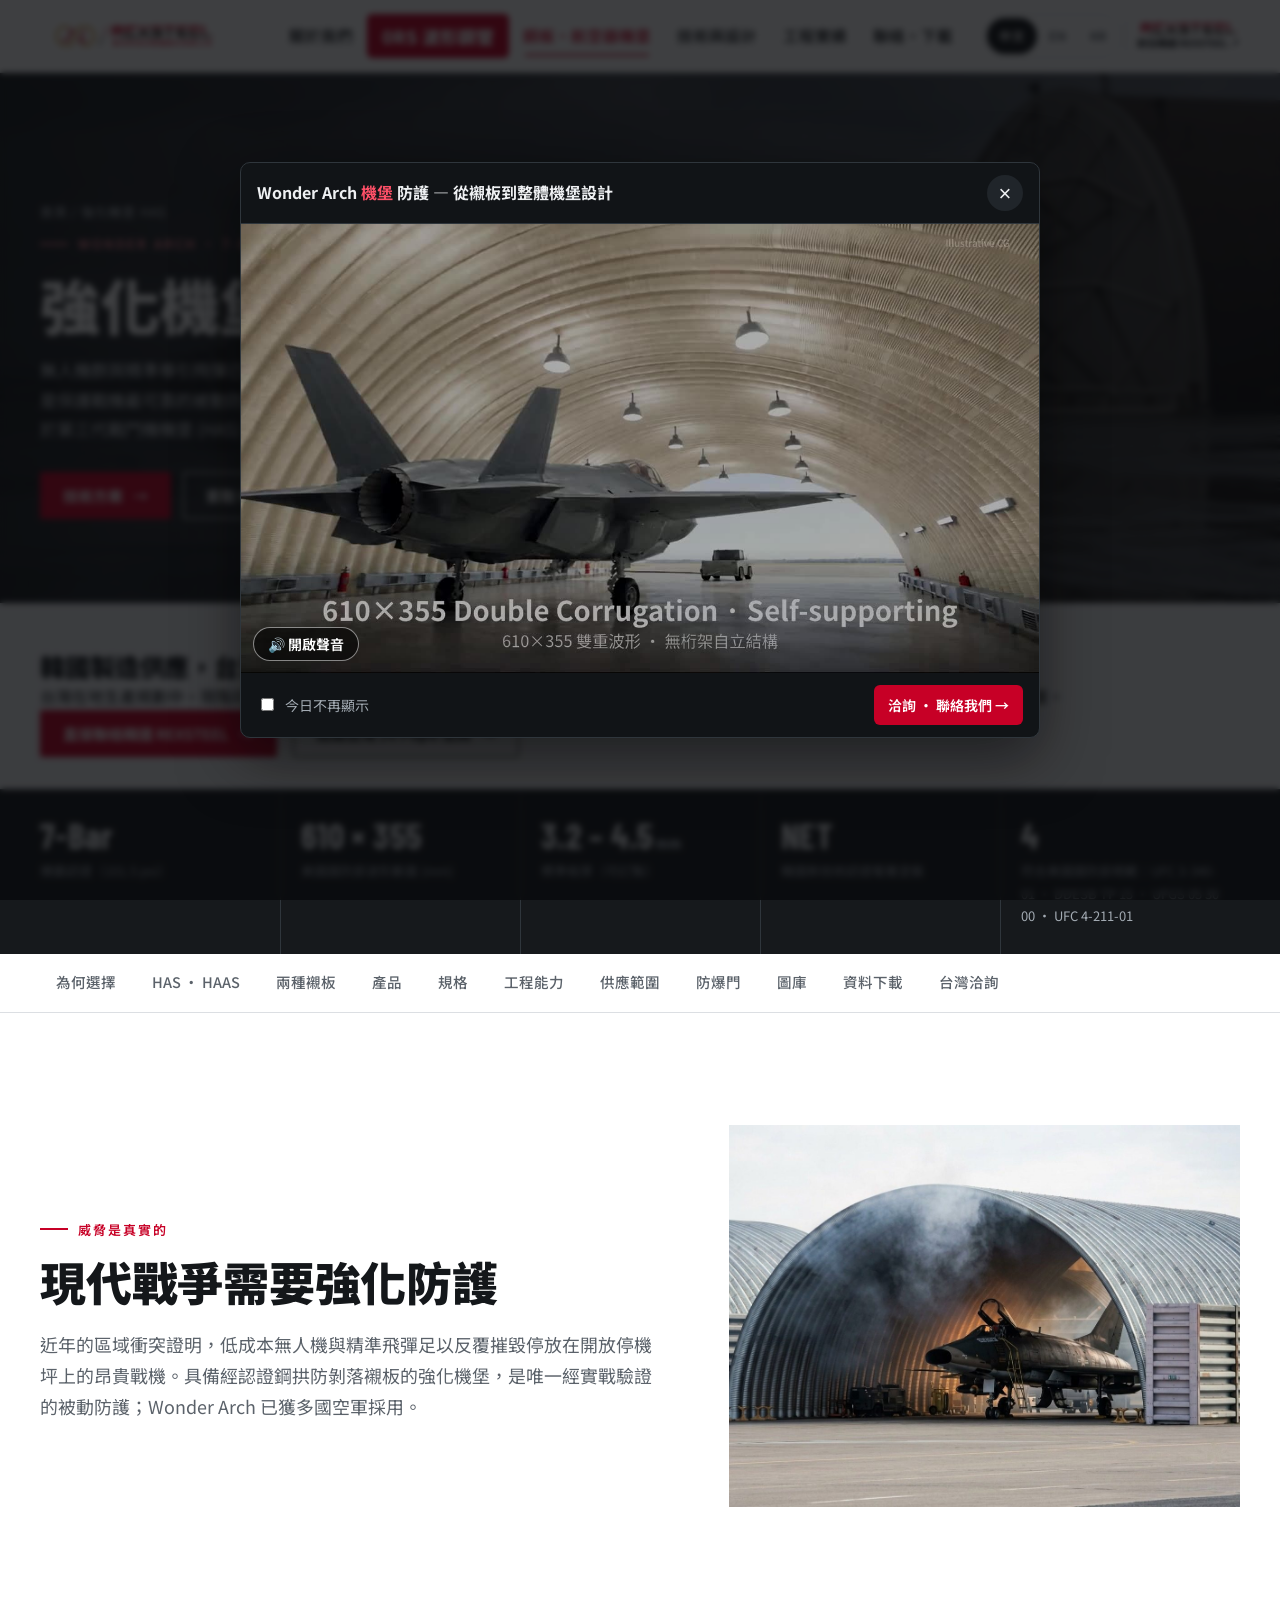
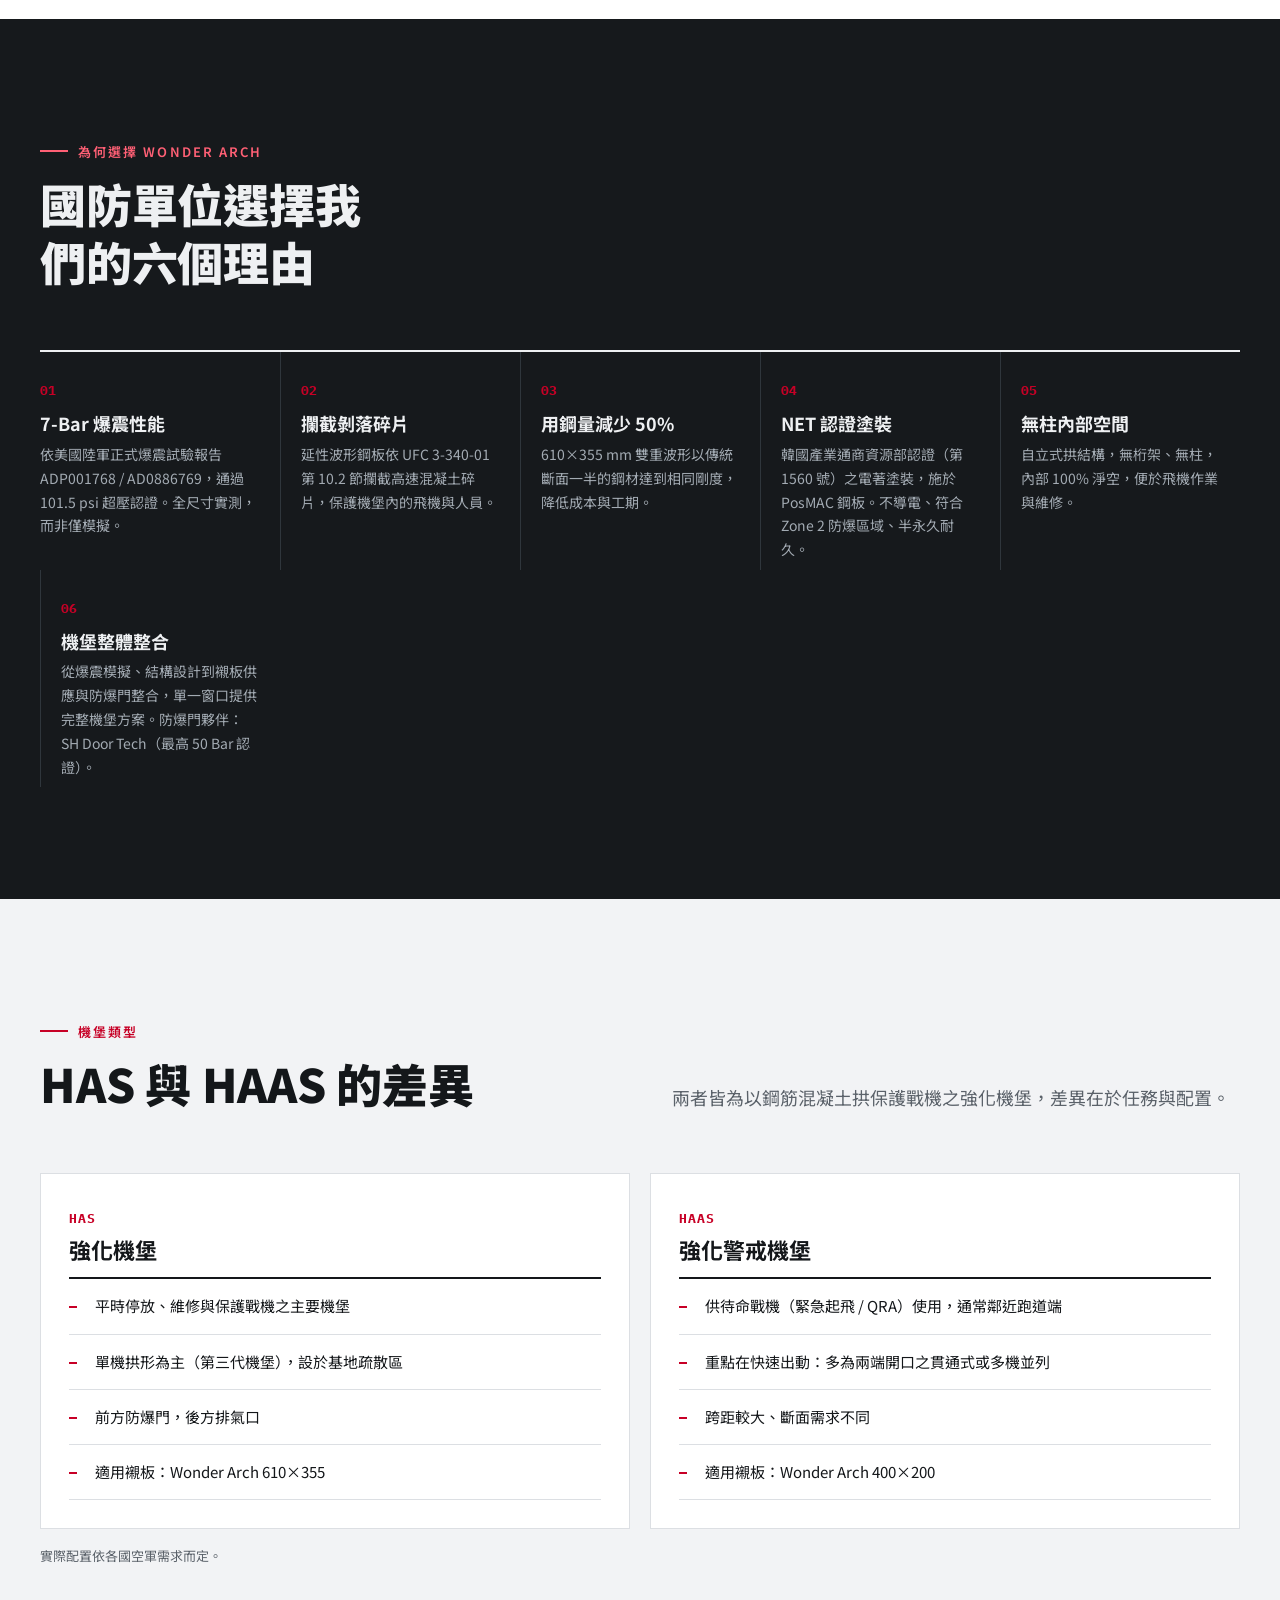
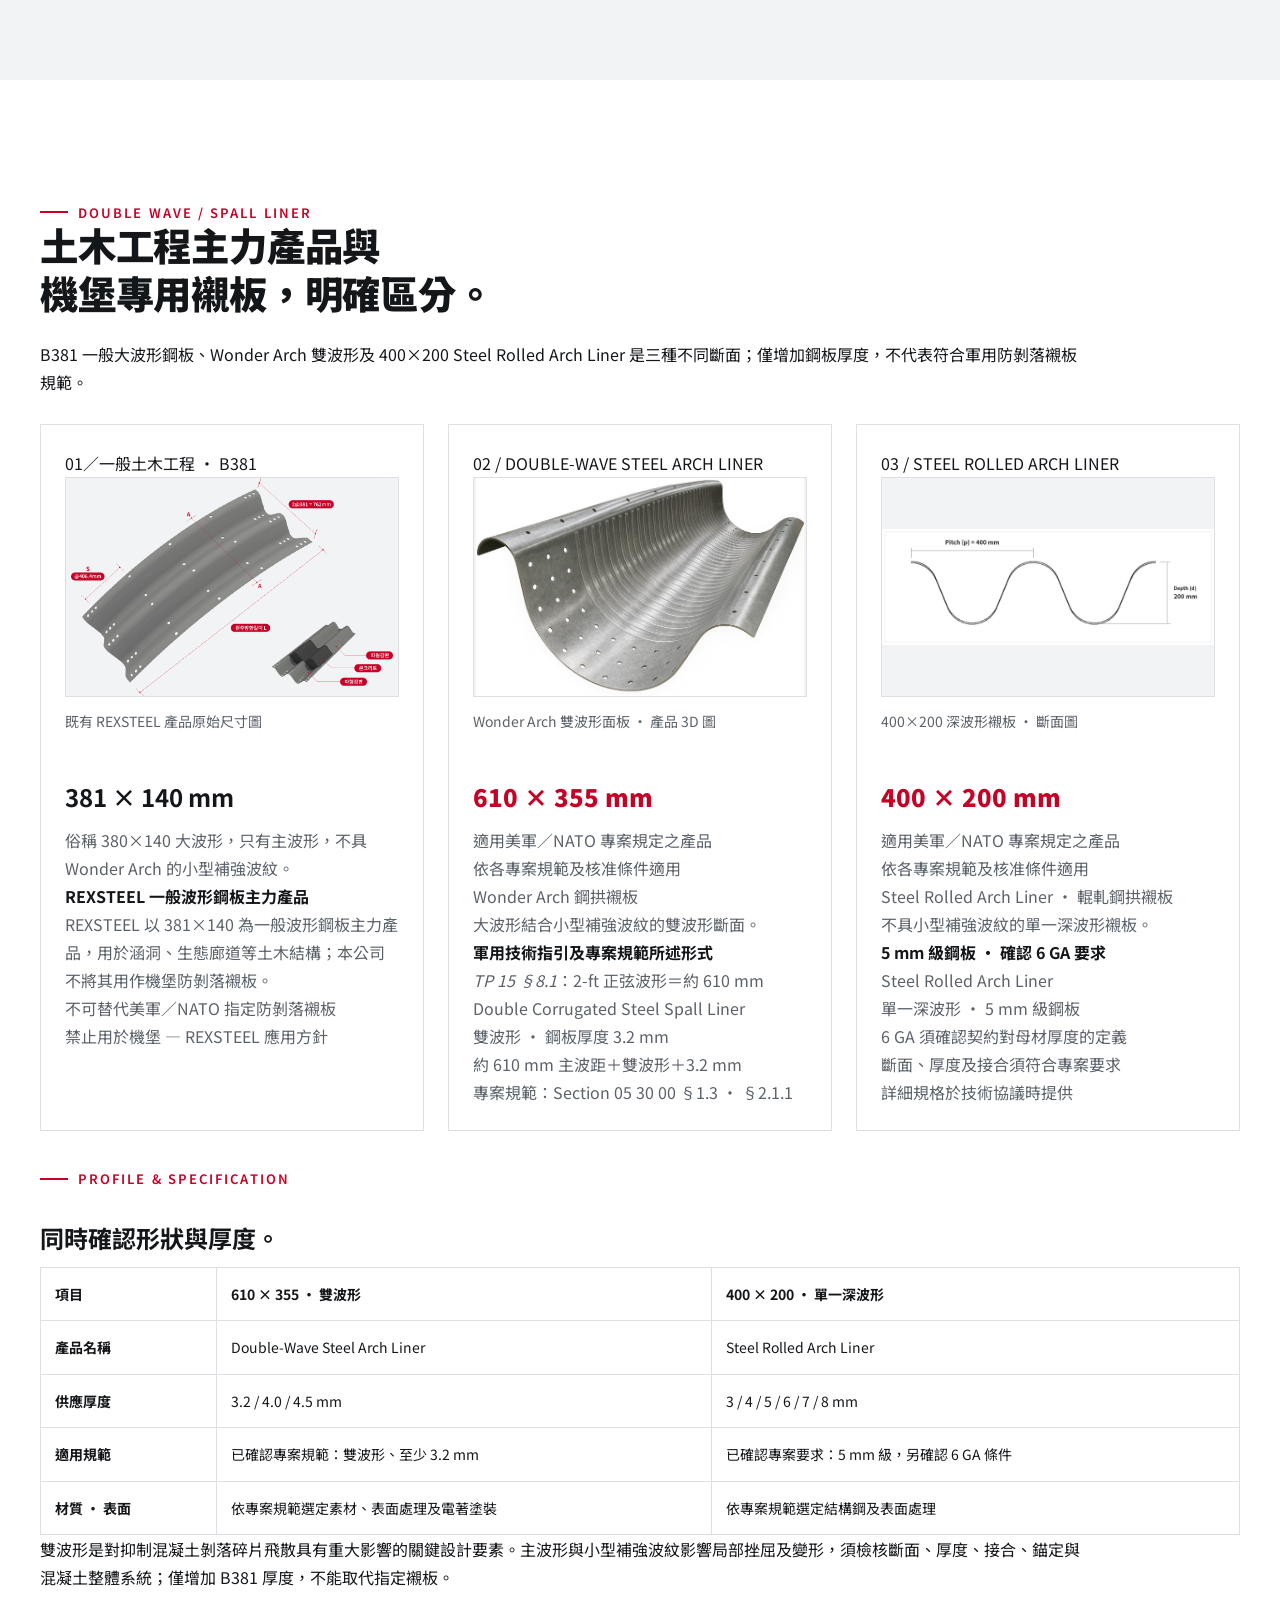
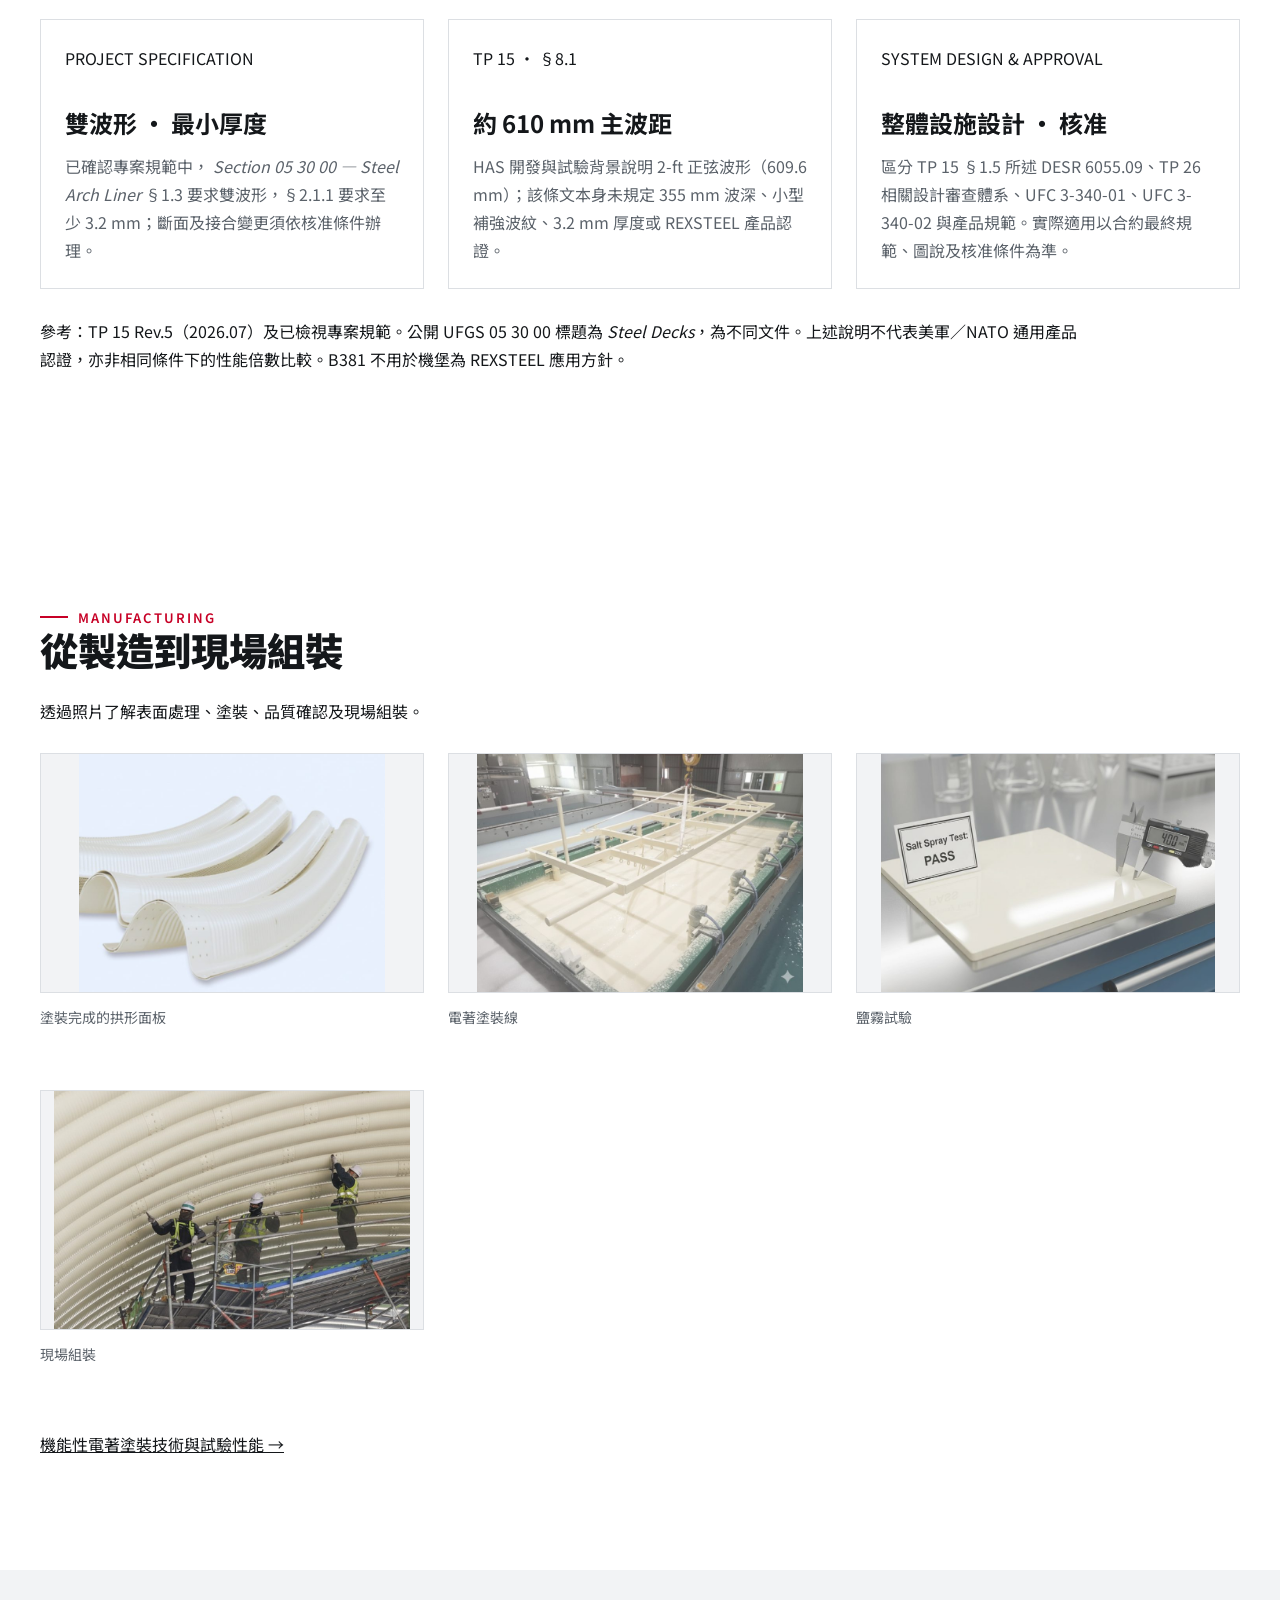
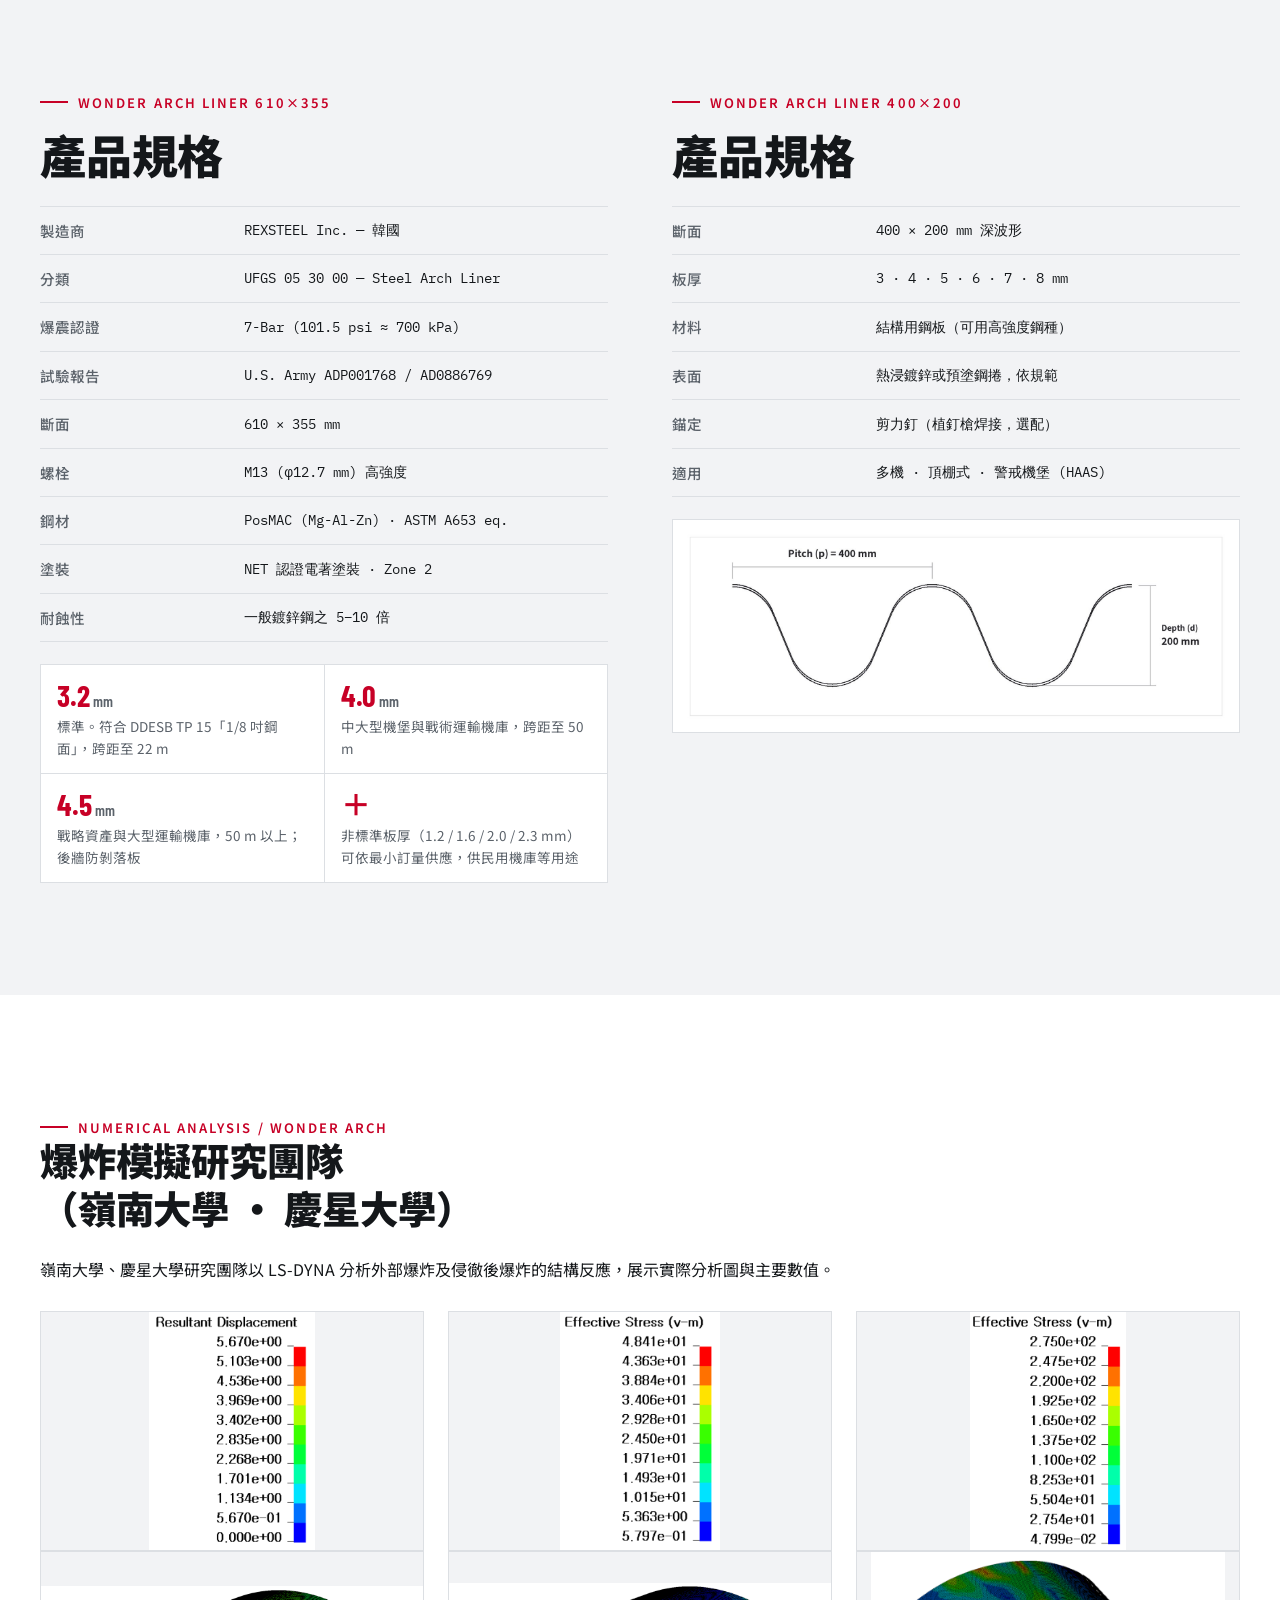
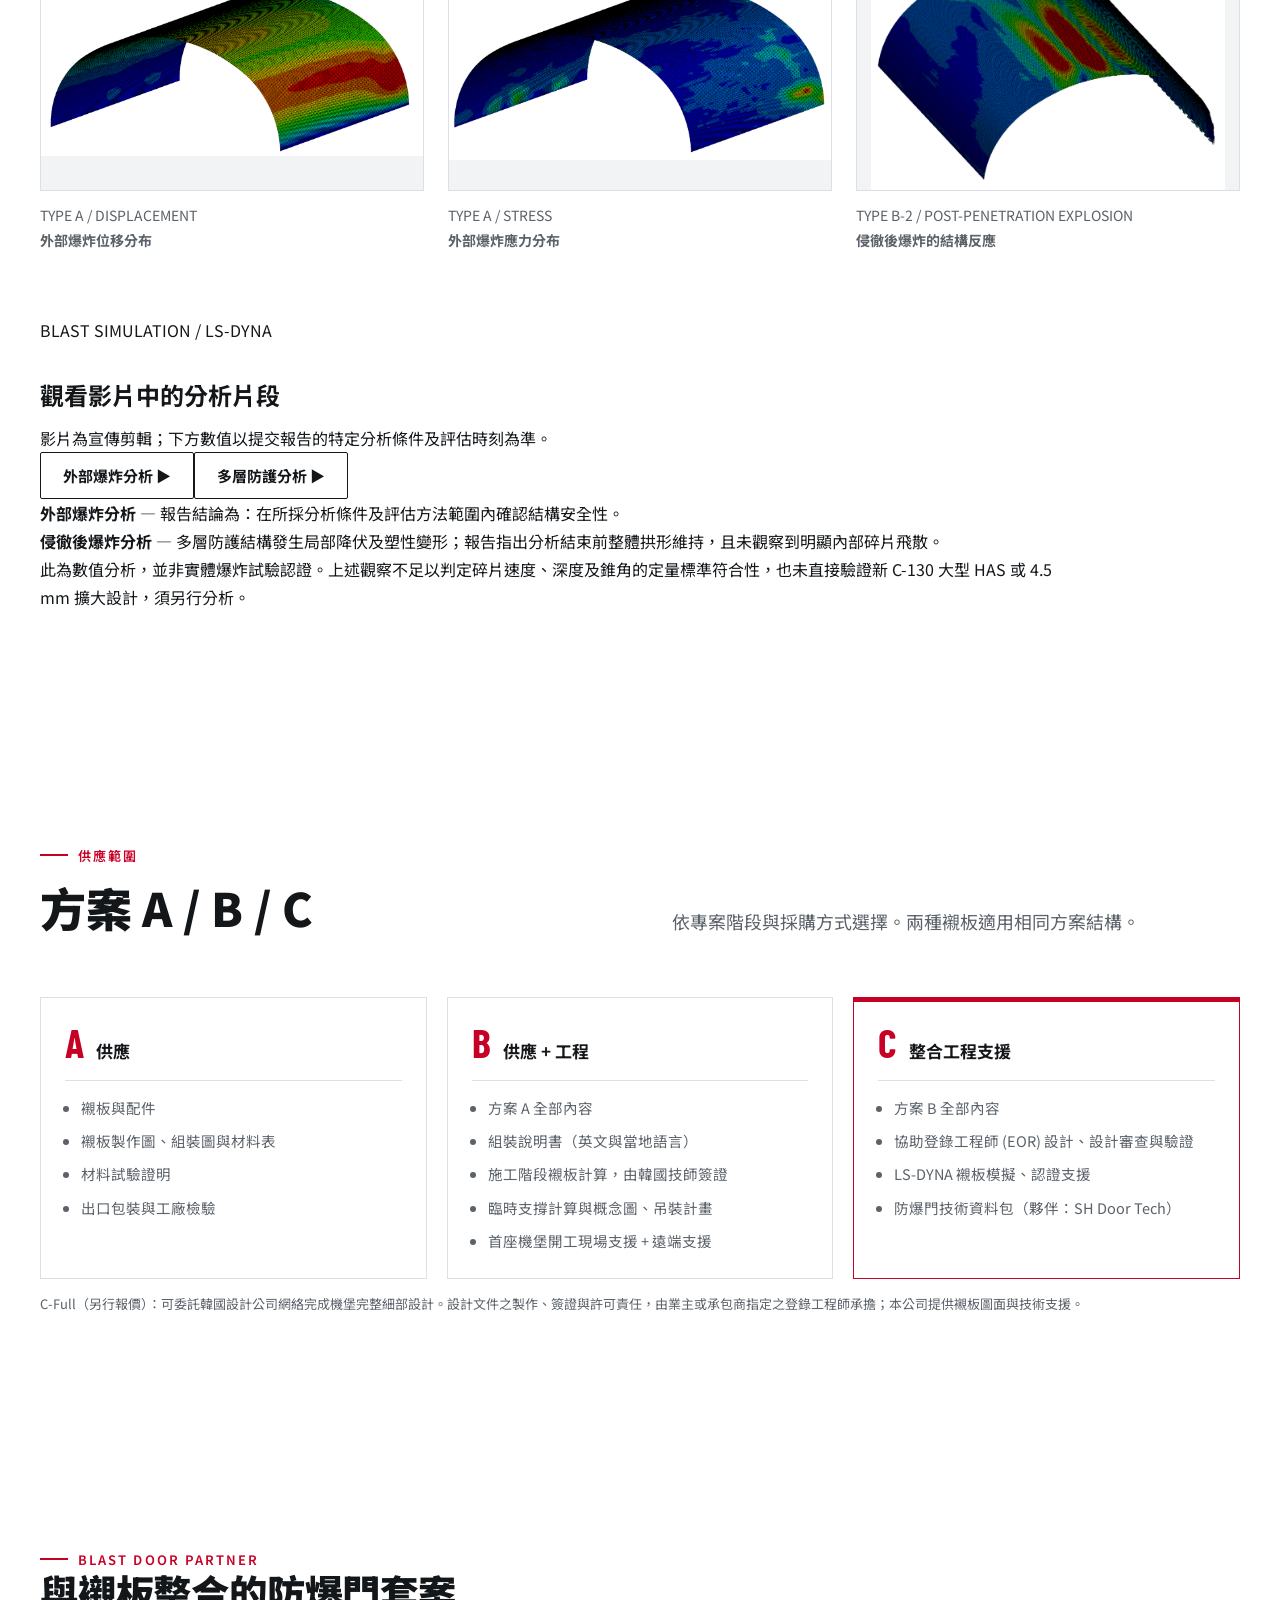
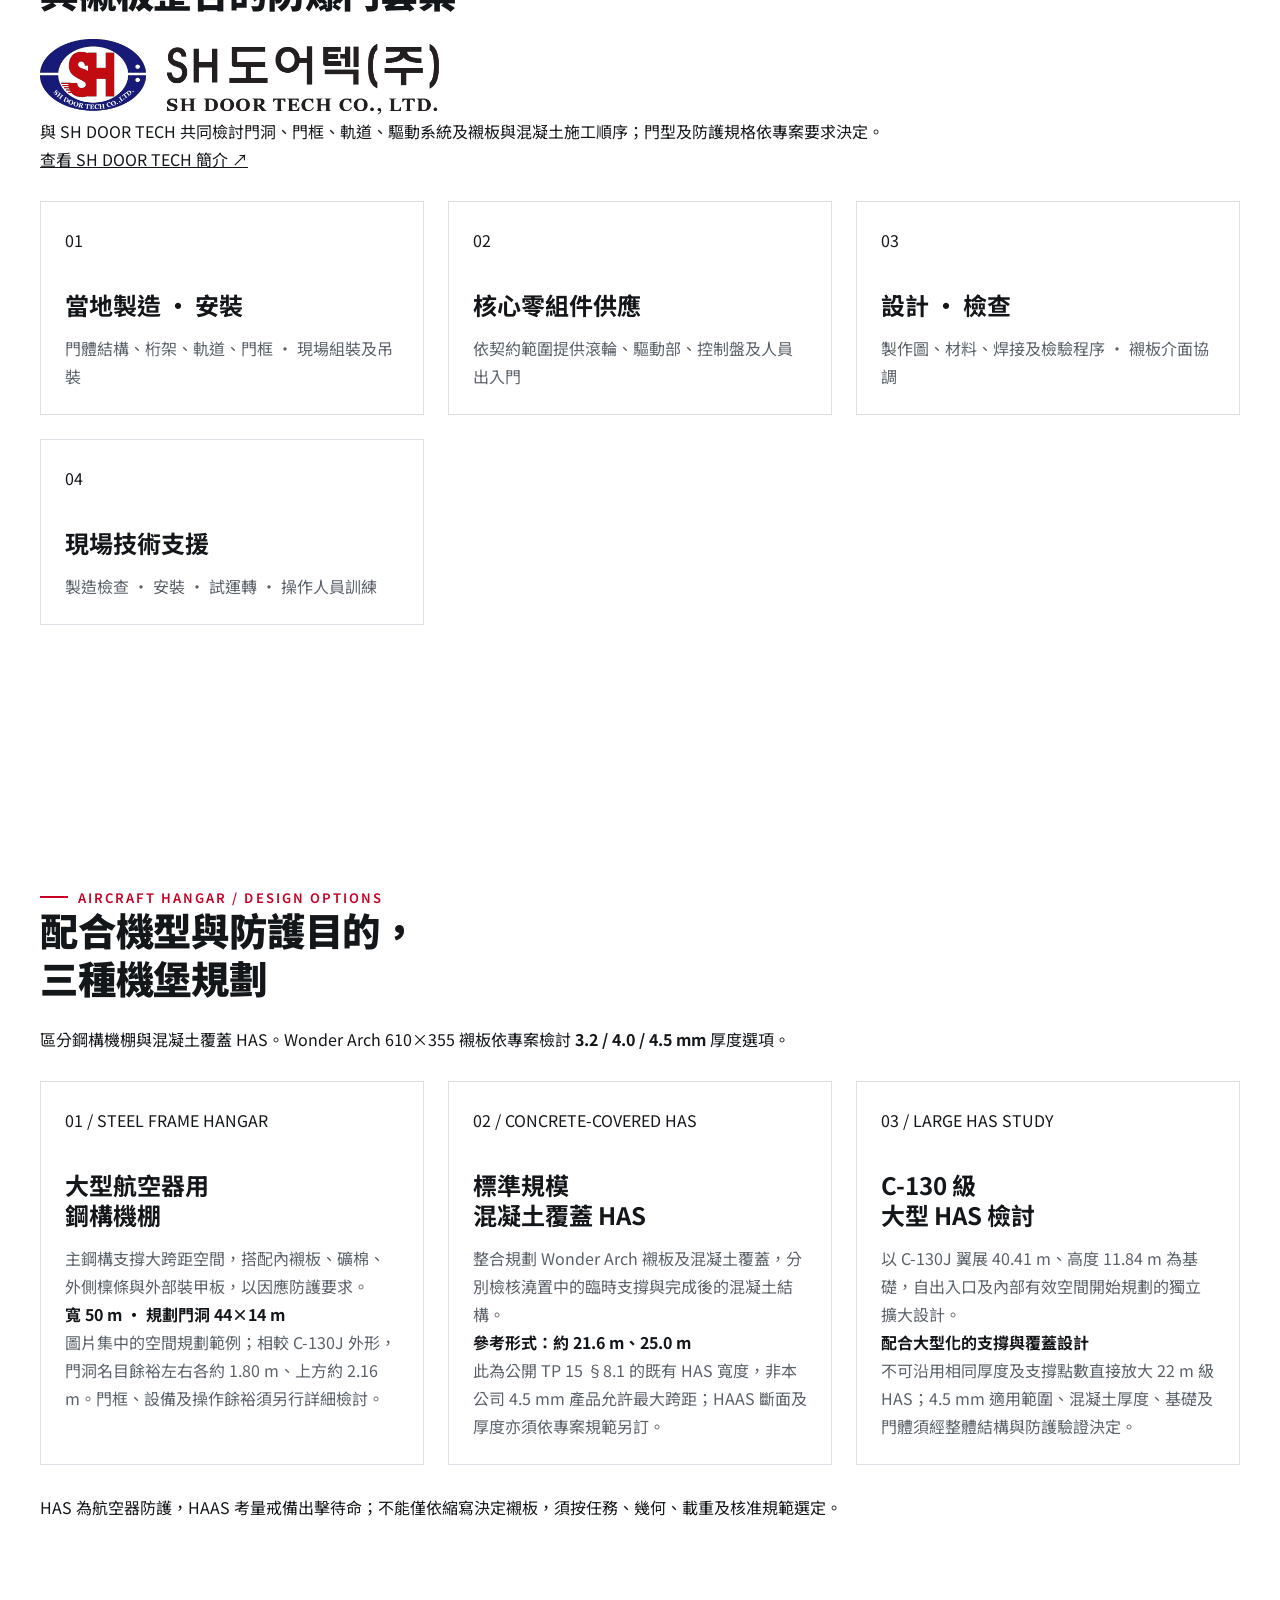
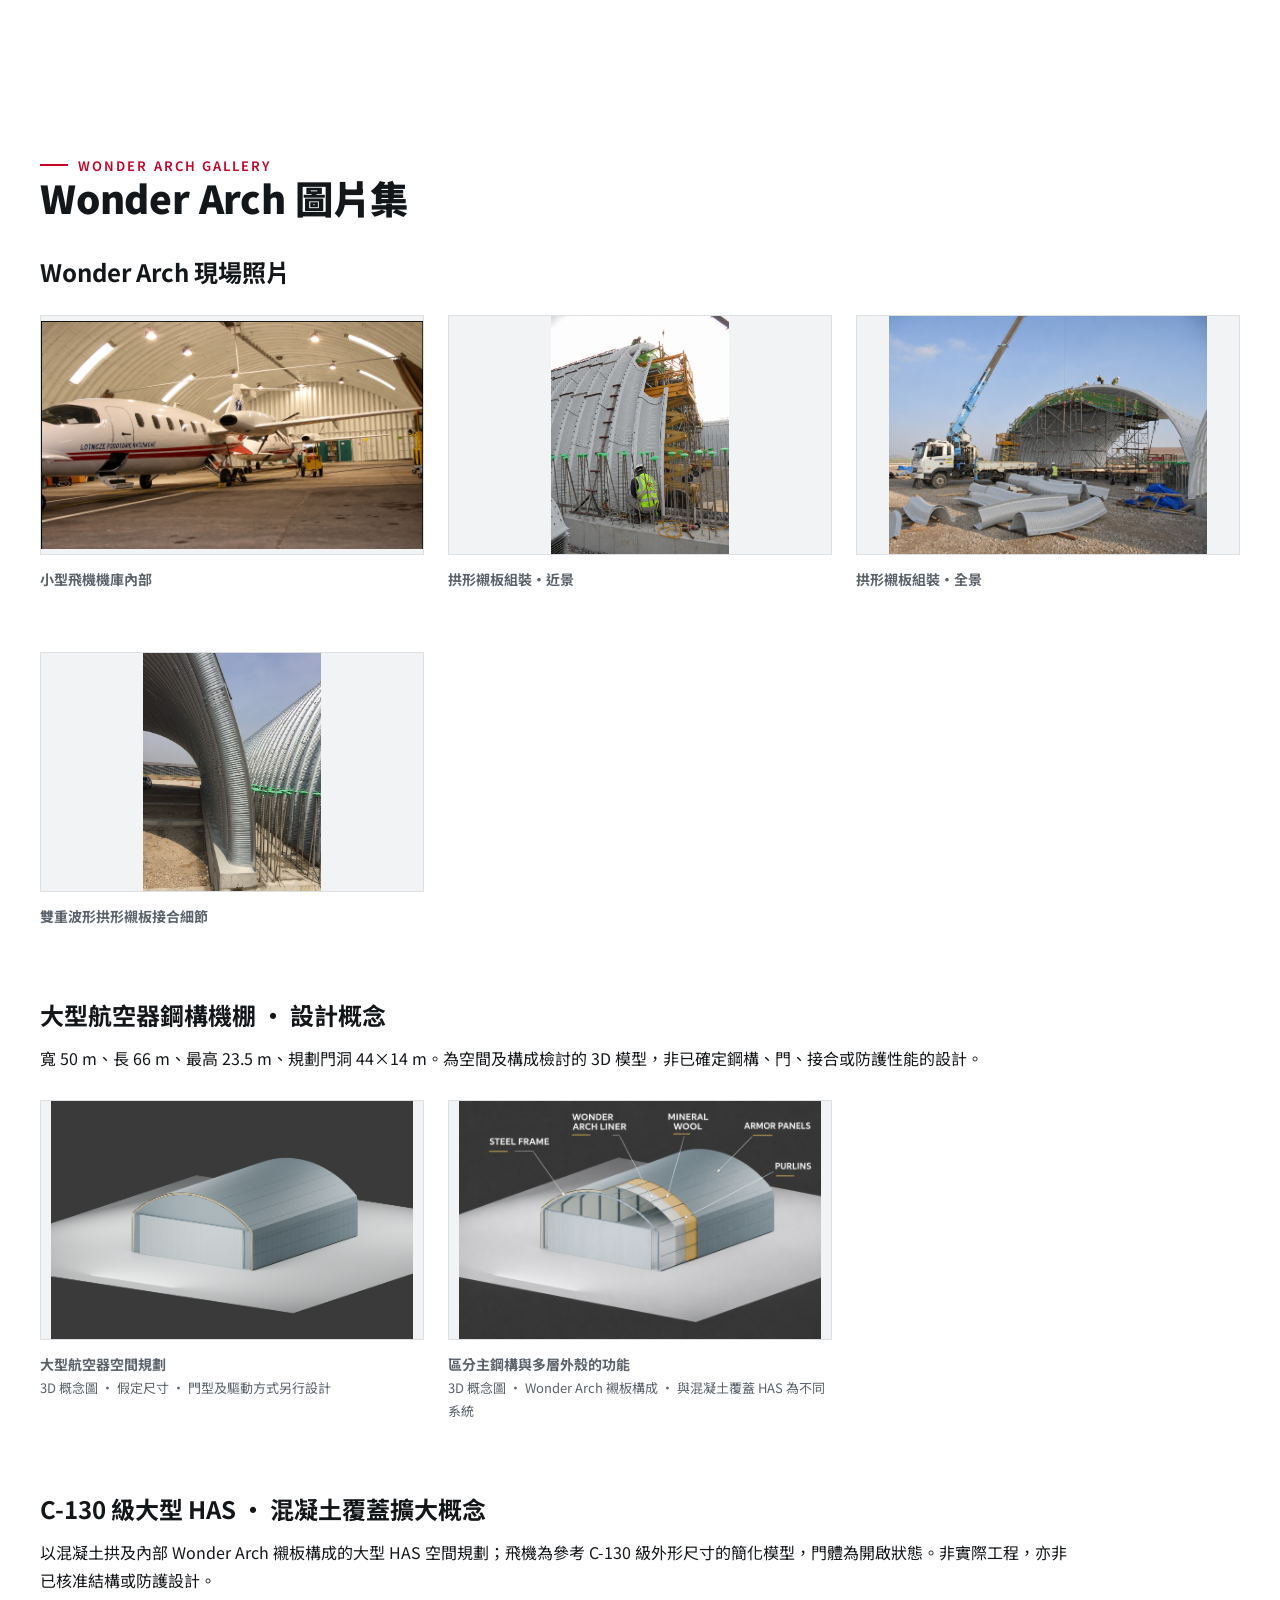
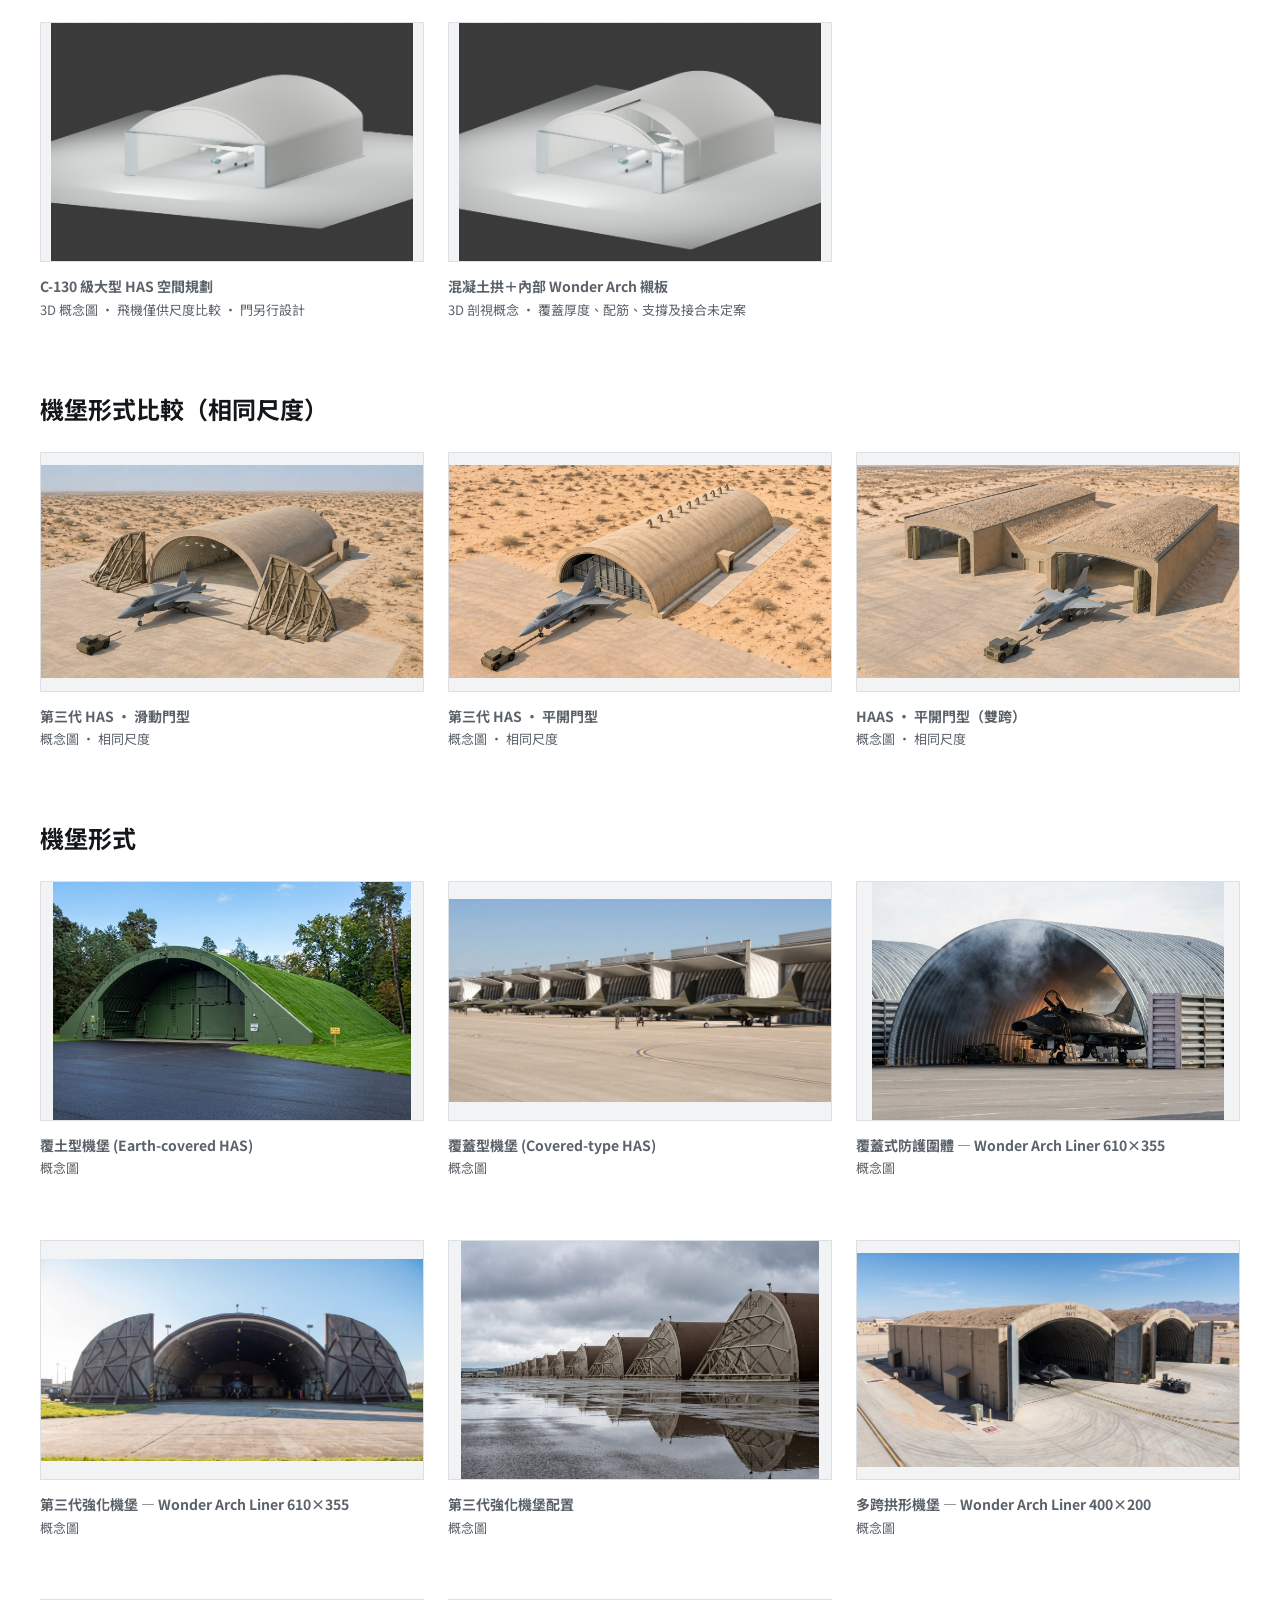
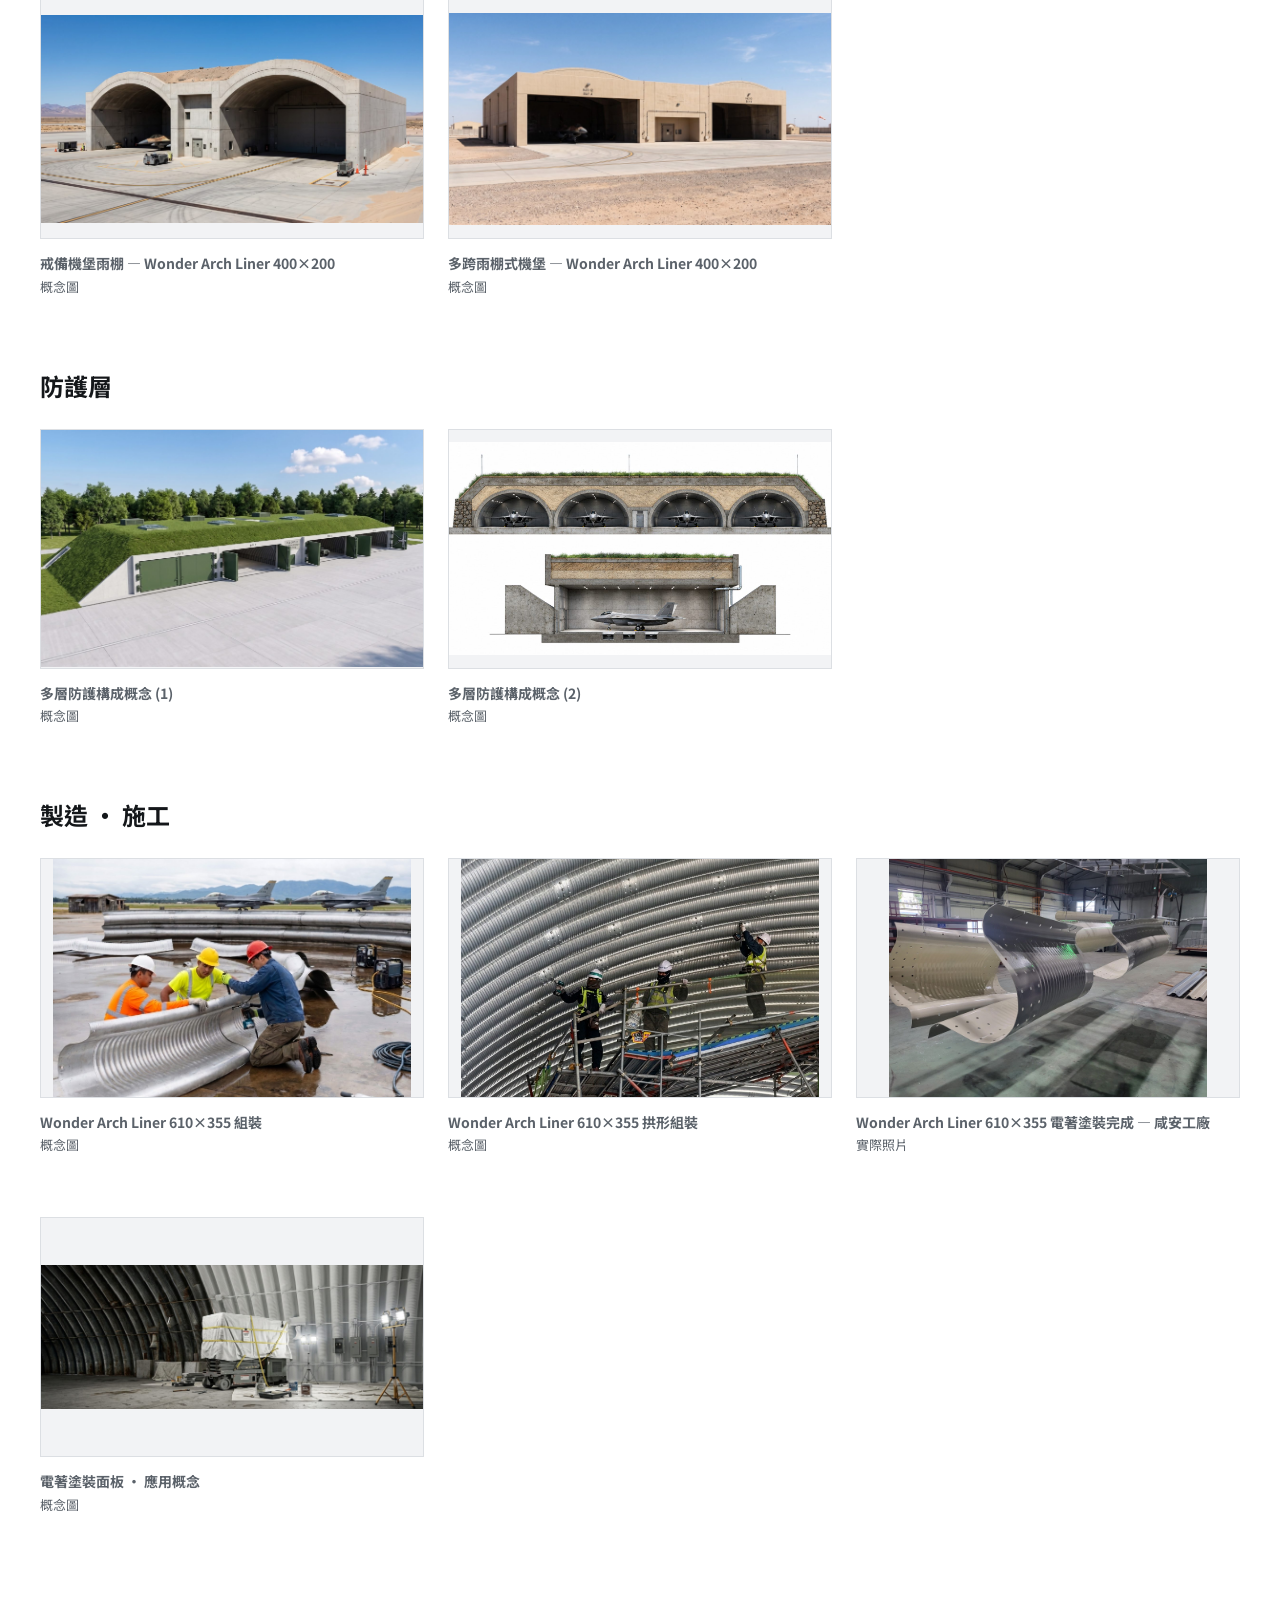
<file: has.html>
<!DOCTYPE html>

<html class="notranslate" lang="zh-Hant" translate="no">
<head>
<meta charset="utf-8"/><meta content="notranslate" name="google"/>
<meta content="width=device-width,initial-scale=1,viewport-fit=cover" name="viewport"/>
<title>強化機堡 HAS · 戰機機堡鋼拱襯板 Wonder Arch | REXSTEEL Taiwan</title>
<meta content="強化機堡 (HAS)、警戒機堡 (HAAS)、戰鬥機機堡之鋼拱防剝落襯板 Wonder Arch 610×355 / 400×200 — 7-Bar 爆震認證，美國國防部標準，台灣窗口。Hardened aircraft shelter spall liner, 항공기 격납고." name="description"/>
<link href="assets/icon.png" rel="icon"/>
<link href="https://fonts.googleapis.com" rel="preconnect"/>
<link crossorigin="" href="https://fonts.gstatic.com" rel="preconnect"/>
<link href="https://fonts.googleapis.com/css2?family=Barlow+Condensed:wght@500;600;700&amp;family=IBM+Plex+Mono:wght@400;500;600;700&amp;family=Noto+Sans+TC:wght@400;500;700;900&amp;family=Noto+Sans+KR:wght@400;500;700;900&amp;display=swap" rel="stylesheet"/>
<link href="style.css" rel="stylesheet"/>
<link href="rexsteel-additions.css?v=20261117-profile-red" rel="stylesheet"/></head>
<body>
<header class="hdr"><div class="wrap">
<a aria-label="雷克斯波形鋼鐵 首頁" class="brand" href="index.html"><img alt="JL / REXSTEEL 雷克斯波形鋼鐵股份有限公司" height="188" src="assets/logo-jv.png" width="900"/></a>
<button aria-controls="menu" aria-expanded="false" aria-label="Menu" class="burger"><span></span><span></span><span></span></button>
<nav class="menu" id="menu"><a href="about.html"><span class="tc">關於我們</span><span class="en">About</span><span class="ko">회사소개</span></a><a class="rx-primary-product" href="products.html"><span class="tc">0RS 波形鋼管</span><span class="en">0RS Pipe</span><span class="ko">파형강관 0RS</span></a><a aria-current="page" href="solutions.html"><span class="tc">鋼板・航空器機堡</span><span class="en">Plate &amp; Shelters</span><span class="ko">파형강판·항공기 격납고</span></a><a href="engineering.html"><span class="tc">技術與設計</span><span class="en">Technology &amp; Design</span><span class="ko">기술·설계</span></a><a href="projects.html"><span class="tc">工程實績</span><span class="en">Projects</span><span class="ko">시공사례</span></a><a href="contact.html"><span class="tc">聯絡・下載</span><span class="en">Contact &amp; Downloads</span><span class="ko">문의·다운로드</span></a></nav>
<div aria-label="Language" class="lang" role="group"><button aria-pressed="true" data-lang="zh-Hant">中文</button><button aria-pressed="false" data-lang="en">EN</button><button aria-pressed="false" data-lang="ko">KR</button></div><a aria-label="韓國 REXSTEEL · 한국 렉스틸" class="rx-korea-logo" href="https://rexsteel.kr/" rel="noopener noreferrer" target="_blank" title="REXSTEEL Korea"><img alt="REXSTEEL Korea" height="24" src="assets/rexsteel-korea-logo.svg" width="120"/><span class="rx-korea-label"><span class="tc">前往韓國 REXSTEEL ↗</span><span class="en">Visit REXSTEEL Korea ↗</span><span class="ko">한국 렉스틸 바로가기 ↗</span></span></a>
</div></header>
<main>
<div class="phero has-hero">
<div class="bgimg" style="background-image:url(assets/wa-hero-3rd-gen-has.jpg);opacity:.7"></div>
<div class="wrap">
<div class="crumb"><a href="index.html"><span class="tc">首頁</span><span class="en">Home</span><span class="ko">홈</span></a> / <span class="tc">強化機堡 HAS</span><span class="en">Hardened Aircraft Shelter</span><span class="ko">항공기 격납고 HAS</span></div>
<span class="eyebrow" style="color:#ff8a99"><span class="tc">Wonder Arch · 7-Bar 爆震認證 · 美國國防部標準</span><span class="en">Wonder Arch · 7-Bar blast certified · U.S. DoD standards</span><span class="ko">Wonder Arch · 7-Bar 폭발 인증 · 미 국방부 기준</span></span>
<h1 style="margin-top:14px"><span class="tc">強化機堡 (HAS) 鋼拱襯板</span><span class="en">Hardened aircraft shelter liners</span><span class="ko">항공기 격납고(HAS) 아치 라이너</span></h1>
<p><span class="tc">無人機群與精準導引飛彈已改寫現代空戰。具備經認證鋼拱防剝落襯板的強化機堡 (HAS)，是保護戰機最可靠的被動防護。Wonder Arch 於韓國依美國國防部標準製造：610×355 用於第三代戰鬥機機堡 (HAS)，400×200 用於多機與警戒機堡 (HAAS)。</span><span class="en">Drone swarms and precision-guided missiles have rewritten modern air warfare. A hardened aircraft shelter (HAS) with a certified steel arch spall liner is the proven passive defense for combat aircraft. Wonder Arch is manufactured in Korea to U.S. DoD standards: 610×355 for third-generation fighter shelters (HAS), 400×200 for multi-bay and hardened alert aircraft shelters (HAAS).</span><span class="ko">드론 군집과 정밀유도탄이 현대 공중전을 바꿔 놓았습니다. 인증된 강재 아치 스폴 라이너를 갖춘 강화 격납고(HAS)는 전투기를 지키는 가장 검증된 수동 방호입니다. Wonder Arch는 한국에서 미 국방부 기준으로 제작합니다. 610×355는 3세대 전투기 격납고(HAS), 400×200은 다련·경계 격납고(HAAS)용입니다.</span></p>
<div class="cta" style="display:flex;flex-wrap:wrap;gap:12px;margin-top:28px">
<a class="btn btn-red" href="#liners"><span class="tc">技術方案</span><span class="en">Technical solution</span><span class="ko">기술 솔루션</span> <span class="arr">→</span></a>
<a class="btn btn-line" href="contact.html#korea-has" style="color:#fff"><span class="tc">索取 NDA 技術資料包</span><span class="en">Request NDA package</span><span class="ko">NDA 기술자료 요청</span></a>
</div>
</div>
</div><section class="rx-add rx-routing"><div class="wrap"><h2 class="h2"><span class="tc">韓國製造供應，台灣協調支援</span><span class="en">Korean manufacturing, Taiwan coordination</span><span class="ko">한국 제조·공급, 대만 협의 지원</span></h2><p><span class="tc">台灣在地生產規劃中。現階段由韓國 REXSTEEL 工廠製造並進口供應，台灣 JV 協助在地諮詢與供貨協調，韓國 REXSTEEL 提供製造與技術支援。</span><span class="en">Local production in Taiwan is planned. Products are currently manufactured by REXSTEEL Korea and imported; the Taiwan JV coordinates local enquiries and supply, while Korea provides manufacturing and technical support.</span><span class="ko">대만 현지 생산을 계획 중입니다. 현재는 한국 렉스틸 공장에서 제조해 수입 공급하며, 대만 JV는 현지 상담·공급 협의, 한국 렉스틸은 제조·기술 지원을 담당합니다.</span></p><div class="rx-links"><a class="btn btn-red" href="contact.html#korea-has"><span class="tc">直接聯絡韓國 REXSTEEL</span><span class="en">Contact Korea directly</span><span class="ko">한국 렉스틸 직접 문의</span> →</a><a class="btn btn-line" href="contact.html#pipe"><span class="tc">透過台灣 JV Popo 洽詢</span><span class="en">Enquire through Taiwan JV Popo</span><span class="ko">대만 JV Popo을 통해 문의</span> →</a></div></div></section>
<div class="trust"><div class="wrap">
<div class="t"><div class="v">7-Bar</div><div class="k"><span class="tc">爆震認證（101.5 psi）</span><span class="en">Blast certified (101.5 psi)</span><span class="ko">폭발 인증 (101.5 psi)</span></div></div>
<div class="t"><div class="v">610 × 355</div><div class="k"><span class="tc">美國國防部波形斷面 (mm)</span><span class="en">DoD profile (mm)</span><span class="ko">미 국방부 규격 파형 (mm)</span></div></div>
<div class="t"><div class="v">3.2 – 4.5<small>mm</small></div><div class="k"><span class="tc">標準板厚（可訂製）</span><span class="en">Standard thickness (custom on request)</span><span class="ko">표준 두께 (주문 제작 가능)</span></div></div>
<div class="t"><div class="v">NET</div><div class="k"><span class="tc">韓國新技術認證電著塗裝</span><span class="en">Korea NET-certified e-coating</span><span class="ko">한국 신기술(NET) 인증 전착도장</span></div></div>
<div class="t"><div class="v">4</div><div class="k"><span class="tc">符合美國國防部規範：UFC 3-340-01 · DDESB TP 15 · UFGS 05 30 00 · UFC 4-211-01</span><span class="en">DoD standards met: UFC 3-340-01 · DDESB TP 15 · UFGS 05 30 00 · UFC 4-211-01</span><span class="ko">미 국방부 기준 충족: UFC 3-340-01 · DDESB TP 15 · UFGS 05 30 00 · UFC 4-211-01</span></div></div>
</div></div>
<nav aria-label="Wonder Arch" class="subnav"><div class="wrap">
<a href="#why"><span class="tc">為何選擇</span><span class="en">Why</span><span class="ko">왜 Wonder Arch</span></a><a href="#has-haas">HAS · HAAS</a><a href="#liners"><span class="tc">兩種襯板</span><span class="en">Two liners</span><span class="ko">두 가지 라이너</span></a><a href="#product"><span class="tc">產品</span><span class="en">Product</span><span class="ko">제품</span></a><a href="#specs"><span class="tc">規格</span><span class="en">Specifications</span><span class="ko">규격</span></a><a href="#engineering"><span class="tc">工程能力</span><span class="en">Engineering</span><span class="ko">엔지니어링</span></a><a href="#supply"><span class="tc">供應範圍</span><span class="en">Supply options</span><span class="ko">공급 범위</span></a><a href="#doors"><span class="tc">防爆門</span><span class="en">Blast doors</span><span class="ko">방폭문</span></a><a href="#gallery"><span class="tc">圖庫</span><span class="en">Gallery</span><span class="ko">갤러리</span></a><a href="#resources"><span class="tc">資料下載</span><span class="en">Resources</span><span class="ko">자료</span></a><a href="#taiwan"><span class="tc">台灣洽詢</span><span class="en">Taiwan enquiries</span><span class="ko">대만 문의</span></a>
</div></nav>
<section id="why">
<div class="wrap split">
<div>
<span class="eyebrow"><span class="tc">威脅是真實的</span><span class="en">The threat is real</span><span class="ko">위협은 현실입니다</span></span>
<h2 class="h2"><span class="tc">現代戰爭需要強化防護</span><span class="en">Modern warfare demands hardened protection</span><span class="ko">현대전은 강화 방호를 요구합니다</span></h2>
<p class="lead"><span class="tc">近年的區域衝突證明，低成本無人機與精準飛彈足以反覆摧毀停放在開放停機坪上的昂貴戰機。具備經認證鋼拱防剝落襯板的強化機堡，是唯一經實戰驗證的被動防護；Wonder Arch 已獲多國空軍採用。</span><span class="en">Recent conflicts have shown that low-cost drones and precision missiles can repeatedly destroy expensive combat aircraft on open ramps. A hardened shelter with a certified steel arch spall liner is the only proven passive defense; Wonder Arch is in service with air forces in several countries.</span><span class="ko">최근 분쟁은 저가 드론과 정밀유도탄이 개방 주기장의 고가 전투기를 반복해서 파괴할 수 있음을 보여 주었습니다. 인증된 강재 아치 스폴 라이너를 갖춘 강화 격납고만이 검증된 수동 방호이며, Wonder Arch는 여러 나라 공군에 공급되었습니다.</span></p>
</div>
<figure><img alt="機堡內之戰機" height="800" loading="lazy" src="assets/wa-shelter-covered-revetment.jpg" width="1200"/></figure>
</div>
</section>
<section class="dark">
<div class="wrap">
<div class="head-row"><div><span class="eyebrow"><span class="tc">為何選擇 Wonder Arch</span><span class="en">Why Wonder Arch</span><span class="ko">왜 Wonder Arch인가</span></span><h2 class="h2"><span class="tc">國防單位選擇我們的六個理由</span><span class="en">Six reasons defense forces choose Wonder Arch</span><span class="ko">군이 Wonder Arch를 택하는 여섯 가지 이유</span></h2></div></div>
<div class="feat feat-dark">
<div><span class="n">01</span><h3><span class="tc">7-Bar 爆震性能</span><span class="en">7-Bar blast performance</span><span class="ko">7-Bar 폭발 성능</span></h3><p><span class="tc">依美國陸軍正式爆震試驗報告 ADP001768 / AD0886769，通過 101.5 psi 超壓認證。全尺寸實測，而非僅模擬。</span><span class="en">Certified to 101.5 psi overpressure per U.S. Army blast test reports ADP001768 / AD0886769. Full-scale tested, not simulation only.</span><span class="ko">미 육군 공식 폭발시험 보고서 ADP001768 / AD0886769에 따라 101.5 psi 과압 인증. 시뮬레이션이 아닌 실물 시험입니다.</span></p></div>
<div><span class="n">02</span><h3><span class="tc">攔截剝落碎片</span><span class="en">Spall fragment interception</span><span class="ko">스폴 파편 차단</span></h3><p><span class="tc">延性波形鋼板依 UFC 3-340-01 第 10.2 節攔截高速混凝土碎片，保護機堡內的飛機與人員。</span><span class="en">Ductile corrugated steel intercepts high-velocity concrete fragments per UFC 3-340-01 §10.2, protecting aircraft and crew inside.</span><span class="ko">연성 파형강판이 UFC 3-340-01 10.2절에 따라 고속 콘크리트 파편을 차단해 내부 항공기와 인원을 보호합니다.</span></p></div>
<div><span class="n">03</span><h3><span class="tc">用鋼量減少 50%</span><span class="en">50% less material</span><span class="ko">강재 50% 절감</span></h3><p><span class="tc">610×355 mm 雙重波形以傳統斷面一半的鋼材達到相同剛度，降低成本與工期。</span><span class="en">The 610×355 mm double corrugation reaches equal stiffness with half the steel of conventional profiles, cutting cost and programme.</span><span class="ko">610×355 mm 이중 파형은 기존 단면의 절반 강재로 같은 강성을 내어 비용과 공기를 줄입니다.</span></p></div>
<div><span class="n">04</span><h3><span class="tc">NET 認證塗裝</span><span class="en">NET-certified coating</span><span class="ko">NET 인증 도장</span></h3><p><span class="tc">韓國產業通商資源部認證（第 1560 號）之電著塗裝，施於 PosMAC 鋼板。不導電、符合 Zone 2 防爆區域、半永久耐久。</span><span class="en">Electrodeposition coating certified by Korea's Ministry of Trade (No. 1560) over PosMAC steel. Non-conductive, Zone 2 compliant, semi-permanent durability.</span><span class="ko">한국 산업통상자원부 인증(제1560호) 전착도장을 PosMAC 강판에 적용. 비전도성, Zone 2 방폭구역 적합, 반영구 내구성.</span></p></div>
<div><span class="n">05</span><h3><span class="tc">無柱內部空間</span><span class="en">Column-free interior</span><span class="ko">기둥 없는 내부</span></h3><p><span class="tc">自立式拱結構，無桁架、無柱，內部 100% 淨空，便於飛機作業與維修。</span><span class="en">Self-supporting arch with no trusses or columns: a fully unobstructed interior for aircraft operations and maintenance.</span><span class="ko">자립식 아치라 트러스도 기둥도 없습니다. 항공기 운용과 정비를 위한 완전 개방 공간입니다.</span></p></div>
<div><span class="n">06</span><h3><span class="tc">機堡整體整合</span><span class="en">Total HAS integration</span><span class="ko">격납고 통합 솔루션</span></h3><p><span class="tc">從爆震模擬、結構設計到襯板供應與防爆門整合，單一窗口提供完整機堡方案。防爆門夥伴：SH Door Tech（最高 50 Bar 認證）。</span><span class="en">From blast simulation and structural design to liner supply and blast-door integration, one contact point for the whole shelter. Blast door partner: SH Door Tech (certified up to 50 Bar).</span><span class="ko">폭발 시뮬레이션과 구조설계부터 라이너 공급과 방폭문 통합까지 단일 창구로 제공합니다. 방폭문 파트너: SH Door Tech (최대 50 Bar 인증).</span></p></div>
</div>
</div>
</section>
<section class="soft" id="has-haas">
<div class="wrap">
<div class="head-row"><div><span class="eyebrow"><span class="tc">機堡類型</span><span class="en">Shelter types</span><span class="ko">격납고 구분</span></span><h2 class="h2"><span class="tc">HAS 與 HAAS 的差異</span><span class="en">HAS and HAAS — what is the difference?</span><span class="ko">HAS와 HAAS는 무엇이 다른가</span></h2></div>
<p class="lead"><span class="tc">兩者皆為以鋼筋混凝土拱保護戰機之強化機堡，差異在於任務與配置。</span><span class="en">Both are reinforced-concrete arch shelters that protect combat aircraft; they differ in mission and layout.</span><span class="ko">둘 다 철근콘크리트 아치로 전투기를 보호하는 강화 격납고이며, 임무와 배치가 다릅니다.</span></p></div>
<div class="cmp2">
<div class="card">
<span class="code">HAS</span>
<h3><span class="tc">強化機堡</span><span class="en">Hardened Aircraft Shelter</span><span class="ko">강화 항공기 격납고</span></h3>
<ul class="checklist">
<li><span><span class="tc">平時停放、維修與保護戰機之主要機堡</span><span class="en">The main shelter for parking, maintaining and protecting aircraft</span><span class="ko">평시 항공기 주기·정비·보호용 기본 격납고</span></span></li>
<li><span><span class="tc">單機拱形為主（第三代機堡），設於基地疏散區</span><span class="en">Mostly single-bay arches (3rd-generation HAS) in base dispersal areas</span><span class="ko">주로 단일 아치형(3세대 HAS), 기지 분산구역에 배치</span></span></li>
<li><span><span class="tc">前方防爆門，後方排氣口</span><span class="en">Blast door at the front, exhaust port at the rear</span><span class="ko">전면 방폭문, 후면 배기구</span></span></li>
<li><span><span class="tc">適用襯板：Wonder Arch 610×355</span><span class="en">Liner: Wonder Arch 610×355</span><span class="ko">적용 라이너: Wonder Arch 610×355</span></span></li>
</ul>
</div>
<div class="card">
<span class="code">HAAS</span>
<h3><span class="tc">強化警戒機堡</span><span class="en">Hardened Alert Aircraft Shelter</span><span class="ko">강화 경계(대기) 격납고</span></h3>
<ul class="checklist">
<li><span><span class="tc">供待命戰機（緊急起飛 / QRA）使用，通常鄰近跑道端</span><span class="en">For aircraft on alert (scramble / QRA), usually close to the runway end</span><span class="ko">긴급발진(QRA) 대기기 전용, 보통 활주로 끝단 가까이 배치</span></span></li>
<li><span><span class="tc">重點在快速出動：多為兩端開口之貫通式或多機並列</span><span class="en">Built for fast launch: often drive-through with openings at both ends, or multi-bay</span><span class="ko">신속 출격이 핵심: 양쪽이 열린 관통형이나 여러 대 나란히 두는 다련형이 많음</span></span></li>
<li><span><span class="tc">跨距較大、斷面需求不同</span><span class="en">Wider spans and different section demands</span><span class="ko">경간이 넓고 요구 단면이 다름</span></span></li>
<li><span><span class="tc">適用襯板：Wonder Arch 400×200</span><span class="en">Liner: Wonder Arch 400×200</span><span class="ko">적용 라이너: Wonder Arch 400×200</span></span></li>
</ul>
</div>
</div>
<p class="note" style="margin-top:16px"><span class="tc">實際配置依各國空軍需求而定。</span><span class="en">Actual layouts depend on each air force's requirements.</span><span class="ko">실제 배치는 각 공군의 요구에 따라 다릅니다.</span></p>
</div>
</section>
<section class="rx-add rx-import" id="liners"><div class="wrap"><div class="rx-local-content tc">
<div>
<span class="eyebrow">DOUBLE WAVE / SPALL LINER</span>
<h2 class="h2">土木工程主力產品與<br/>機堡專用襯板，明確區分。</h2>
<p>B381 一般大波形鋼板、Wonder Arch 雙波形及 400×200 Steel Rolled Arch Liner 是三種不同斷面；僅增加鋼板厚度，不代表符合軍用防剝落襯板規範。</p>
<div class="rx-gallery-grid">
<article class="rx-card"><div>01／一般土木工程 · B381</div><figure class="rx-photo"><img alt="REXSTEEL B381 單波形鋼板原始 3D 尺寸圖" height="736" loading="lazy" src="assets/kr-wa-b381-original-diagram.png" width="1040"/><figcaption>既有 REXSTEEL 產品原始尺寸圖</figcaption></figure><div><h3>381 × 140 mm</h3><p>俗稱 380×140 大波形，只有主波形，不具 Wonder Arch 的小型補強波紋。</p><b class="dw-scope">REXSTEEL 一般波形鋼板主力產品</b><p>REXSTEEL 以 381×140 為一般波形鋼板主力產品，用於涵洞、生態廊道等土木結構；本公司不將其用作機堡防剝落襯板。</p><p>不可替代美軍／NATO 指定防剝落襯板<br/>禁止用於機堡 — REXSTEEL 應用方針</p></div></article>
<article class="rx-card"><div>02 / DOUBLE-WAVE STEEL ARCH LINER</div><figure class="rx-photo"><img alt="Wonder Arch 610×355 主波形與小型補強波紋結合的雙波形面板" height="933" loading="lazy" src="assets/kr-wa-panel-3d.jpg" width="1400"/><figcaption>Wonder Arch 雙波形面板 · 產品 3D 圖</figcaption></figure><div><h3 class="rx-profile-red">610 × 355 mm</h3><p>適用美軍／NATO 專案規定之產品</p><p>依各專案規範及核准條件適用</p><p>Wonder Arch 鋼拱襯板<br/>大波形結合小型補強波紋的雙波形斷面。</p><b class="dw-scope">軍用技術指引及專案規範所述形式</b><p><i>TP 15 §8.1</i>：2-ft 正弦波形＝約 610 mm<br/>Double Corrugated Steel Spall Liner<br/>雙波形 · 鋼板厚度 3.2 mm</p><p>約 610 mm 主波距＋雙波形＋3.2 mm<br/>專案規範：Section 05 30 00 §1.3 · §2.1.1</p></div></article>
<article class="rx-card"><div>03 / STEEL ROLLED ARCH LINER</div><figure class="rx-photo"><img alt="400×200 Steel Rolled Arch Liner 斷面圖" loading="lazy" src="assets/kr-wa-steel-rolled-arch-liner-400x200-profile-en.jpg"/><figcaption>400×200 深波形襯板 · 斷面圖</figcaption></figure><div><h3 class="rx-profile-red">400 × 200 mm</h3><p>適用美軍／NATO 專案規定之產品</p><p>依各專案規範及核准條件適用</p><p>Steel Rolled Arch Liner · 輥軋鋼拱襯板<br/>不具小型補強波紋的單一深波形襯板。</p><b class="dw-scope">5 mm 級鋼板 · 確認 6 GA 要求</b><p>Steel Rolled Arch Liner<br/>單一深波形 · 5 mm 級鋼板<br/>6 GA 須確認契約對母材厚度的定義</p><p>斷面、厚度及接合須符合專案要求<br/>詳細規格於技術協議時提供</p></div></article>
</div>
<div id="liners-tc-specs"><span class="wa-anchor" id="liners-tc-liners"></span><span class="eyebrow">PROFILE &amp; SPECIFICATION</span><h3>同時確認形狀與厚度。</h3>
<div><table class="rx-table"><thead><tr><th>項目</th><th>610 × 355 · 雙波形</th><th>400 × 200 · 單一深波形</th></tr></thead><tbody><tr><th>產品名稱</th><td>Double-Wave Steel Arch Liner</td><td>Steel Rolled Arch Liner</td></tr><tr><th>供應厚度</th><td>3.2 / 4.0 / 4.5 mm</td><td>3 / 4 / 5 / 6 / 7 / 8 mm</td></tr><tr><th>適用規範</th><td>已確認專案規範：雙波形、至少 3.2 mm</td><td>已確認專案要求：5 mm 級，另確認 6 GA 條件</td></tr><tr><th>材質 · 表面</th><td>依專案規範選定素材、表面處理及電著塗裝</td><td>依專案規範選定結構鋼及表面處理</td></tr></tbody></table></div>
</div>
<p>雙波形是對抑制混凝土剝落碎片飛散具有重大影響的關鍵設計要素。<span>主波形與小型補強波紋影響局部挫屈及變形，須檢核斷面、厚度、接合、錨定與混凝土整體系統；僅增加 B381 厚度，不能取代指定襯板。</span></p>
<div class="rx-gallery-grid" id="liners-tc-military-criteria"><article class="rx-card"><span>PROJECT SPECIFICATION</span><h3>雙波形 · 最小厚度</h3><p>已確認專案規範中， <i>Section 05 30 00 — Steel Arch Liner</i> §1.3 要求雙波形，§2.1.1 要求至少 3.2 mm；斷面及接合變更須依核准條件辦理。</p></article><article class="rx-card"><span>TP 15 · §8.1</span><h3>約 610 mm 主波距</h3><p>HAS 開發與試驗背景說明 2-ft 正弦波形（609.6 mm）；該條文本身未規定 355 mm 波深、小型補強波紋、3.2 mm 厚度或 REXSTEEL 產品認證。</p></article><article class="rx-card"><span>SYSTEM DESIGN &amp; APPROVAL</span><h3>整體設施設計 · 核准</h3><p>區分 TP 15 §1.5 所述 DESR 6055.09、TP 26 相關設計審查體系、UFC 3-340-01、UFC 3-340-02 與產品規範。實際適用以合約最終規範、圖說及核准條件為準。</p></article></div>
<p>參考：TP 15 Rev.5（2026.07）及已檢視專案規範。公開 UFGS 05 30 00 標題為 <i>Steel Decks</i>，為不同文件。上述說明不代表美軍／NATO 通用產品認證，亦非相同條件下的性能倍數比較。B381 不用於機堡為 REXSTEEL 應用方針。</p>
</div></div><div class="rx-local-content en">
<div>
<span class="eyebrow">DOUBLE WAVE / SPALL LINER</span>
<h2 class="h2">Our civil-engineering flagship and<br/>dedicated shelter liners are different.</h2>
<p>B381 structural plate, double-wave Wonder Arch and 400×200 Steel Rolled Arch Liner are three distinct profiles. Increasing plate thickness alone does not satisfy a military spall-liner specification.</p>
<div class="rx-gallery-grid">
<article class="rx-card"><div>01 / CIVIL STRUCTURES · B381</div><figure class="rx-photo"><img alt="Original REXSTEEL B381 single-corrugation 3D dimension illustration" height="736" loading="lazy" src="assets/kr-wa-b381-original-diagram.png" width="1040"/><figcaption>Original REXSTEEL product dimension illustration</figcaption></figure><div><h3>381 × 140 mm</h3><p>Commonly called the 380×140 large corrugation. It has a main corrugation without Wonder Arch’s small reinforcing flutes.</p><b class="dw-scope">REXSTEEL’s main civil structural plate product</b><p>REXSTEEL manufactures 381×140 as its main civil structural plate for culverts, wildlife crossings and similar structures. We do not use this product as a shelter spall liner.</p><p>Not a substitute for specified U.S. military / NATO spall liners<br/>Not for aircraft shelters — REXSTEEL application policy</p></div></article>
<article class="rx-card"><div>02 / DOUBLE-WAVE STEEL ARCH LINER</div><figure class="rx-photo"><img alt="Wonder Arch 610×355 double-wave panel: primary corrugation and reinforcing flutes" height="933" loading="lazy" src="assets/kr-wa-panel-3d.jpg" width="1400"/><figcaption>Wonder Arch double-wave panel · Product 3D image</figcaption></figure><div><h3 class="rx-profile-red">610 × 355 mm</h3><p>Products subject to U.S. military / NATO project requirements</p><p>Subject to each project’s specifications and approvals</p><p>Wonder Arch Liner<br/>A double-wave section combining a large corrugation with small reinforcing flutes.</p><b class="dw-scope">A form addressed in military guidance and project specifications</b><p><i>TP 15 §8.1</i>: 2-ft sinusoidal wave = approximately 610 mm<br/>Double Corrugated Steel Spall Liner<br/>Double corrugation · 3.2 mm steel plate</p><p>Approx. 610 mm primary pitch + double corrugation + 3.2 mm<br/>Project specification: Section 05 30 00 §1.3 · §2.1.1</p></div></article>
<article class="rx-card"><div>03 / STEEL ROLLED ARCH LINER</div><figure class="rx-photo"><img alt="400×200 Steel Rolled Arch Liner cross-section" loading="lazy" src="assets/kr-wa-steel-rolled-arch-liner-400x200-profile-en.jpg"/><figcaption>400×200 deep-corrugation liner · Cross-section</figcaption></figure><div><h3 class="rx-profile-red">400 × 200 mm</h3><p>Products subject to U.S. military / NATO project requirements</p><p>Subject to each project’s specifications and approvals</p><p>Steel Rolled Arch Liner<br/>A single deep-corrugation liner without small reinforcing flutes.</p><b class="dw-scope">5 mm-class steel · Check 6 GA requirements</b><p>Steel Rolled Arch Liner<br/>Single deep corrugation · 5 mm-class plate<br/>For 6 GA, confirm the contract’s base-metal thickness definition</p><p>Project-specific section, thickness and connection requirements apply<br/>Detailed specifications available through technical consultation</p></div></article>
</div>
<div id="liners-en-specs"><span class="wa-anchor" id="liners-en-liners"></span><span class="eyebrow">PROFILE &amp; SPECIFICATION</span><h3>Check geometry and thickness together.</h3>
<div><table class="rx-table"><thead><tr><th>Item</th><th>610 × 355 · Double wave</th><th>400 × 200 · Single deep corrugation</th></tr></thead><tbody><tr><th>Product name</th><td>Double-Wave Steel Arch Liner</td><td>Steel Rolled Arch Liner</td></tr><tr><th>Available thicknesses</th><td>3.2 / 4.0 / 4.5 mm</td><td>3 / 4 / 5 / 6 / 7 / 8 mm</td></tr><tr><th>Applicable specification</th><td>Verified project specification: double-fluted, minimum 3.2 mm</td><td>Verified project requirements: 5 mm-class; confirm 6 GA conditions</td></tr><tr><th>Material · Surface protection</th><td>Material, pretreatment and e-coating to project specifications</td><td>Structural steel and surface treatment to project specifications</td></tr></tbody></table></div>
</div>
<p>Double corrugation is a key design feature with a major influence on limiting concrete spall.<span>The main corrugation and reinforcing flutes affect local buckling and deformation. The complete system—section, thickness, connections, anchorage and concrete—must be assessed. Increasing B381 thickness alone does not make it a substitute for a specified liner.</span></p>
<div class="rx-gallery-grid" id="liners-en-military-criteria"><article class="rx-card"><span>PROJECT SPECIFICATION</span><h3>Double corrugation · Minimum thickness</h3><p>In the reviewed project specification, <i>Section 05 30 00 — Steel Arch Liner</i> §1.3 requires a double-fluted section and §2.1.1 a minimum 3.2 mm thickness. Changes to sections and connections are subject to approval.</p></article><article class="rx-card"><span>TP 15 · §8.1</span><h3>Approximately 610 mm primary pitch</h3><p>The HAS development and testing history describes a 2-ft sinusoidal wave (609.6 mm). This passage alone does not specify a 355 mm depth, small reinforcing flutes, 3.2 mm thickness or REXSTEEL product certification.</p></article><article class="rx-card"><span>SYSTEM DESIGN &amp; APPROVAL</span><h3>Whole-facility design · Approval</h3><p>The design and review framework involving DESR 6055.09 and TP 26 referenced in TP 15 §1.5, UFC 3-340-01 and UFC 3-340-02, and product specifications are treated separately. Actual application follows the final contract specifications, drawings and approval conditions.</p></article></div>
<p>References: TP 15 Rev.5 (July 2026) and the reviewed project specification. Public UFGS 05 30 00 is titled <i>Steel Decks</i>and is a separate document. These descriptions are not universal U.S. military / NATO product certification or a quantified same-condition comparison. The ban on B381 for shelters is REXSTEEL’s application policy.</p>
</div></div><div class="rx-local-content ko">
<div>
<span class="eyebrow">DOUBLE WAVE / SPALL LINER</span>
<h2 class="h2">토목용 주력 제품과<br/>격납고용 전용 라이너를 구분합니다.</h2>
<p>B381 일반 대골형, 원더아치 이중파형, 400×200 Steel Rolled Arch Liner. 서로 다른 세 단면을 구분해야 합니다. 강판 두께를 늘리는 것만으로 군용 스폴라이너 시방을 충족하는 것은 아닙니다.</p>
<div class="rx-gallery-grid">
<article class="rx-card"><div>01 / 일반 토목용 · B381</div><figure class="rx-photo"><img alt="기존 렉스틸 B381 단일파형 강판 원본 3D 치수도" height="736" loading="lazy" src="assets/kr-wa-b381-original-diagram.png" width="1040"/><figcaption>기존 렉스틸 제품 소개 원본 치수도</figcaption></figure><div><h3>381 × 140 mm</h3><p>통칭 380×140 대골형. 큰 파형으로 구성되며, 원더아치의 작은 보강 파형이 없는 단면입니다.</p><b class="dw-scope">렉스틸의 일반 파형강판 주력 제품</b><p>렉스틸은 381×140 대골형을 일반 파형강판의 주력으로 생산합니다. 통수로·생태통로 등 토목 구조물에 사용하며, 이 제품을 격납고용 스폴라이너로 사용하지 않습니다.</p><p>미군·NATO용 지정 스폴라이너의 대체 규격 아님<br/>격납고용 사용 금지 — 렉스틸 적용 방침</p></div></article>
<article class="rx-card"><div>02 / DOUBLE-WAVE STEEL ARCH LINER</div><figure class="rx-photo"><img alt="Wonder Arch 610×355 큰 파형과 작은 보강 파형이 결합된 이중파형 패널 3D" height="933" loading="lazy" src="assets/kr-wa-panel-3d.jpg" width="1400"/><figcaption>원더아치 이중파형 패널 · 제품 3D 이미지</figcaption></figure><div><h3 class="rx-profile-red">610 × 355 mm</h3><p>미군·NATO 규정 적용 제품</p><p>프로젝트별 시방·승인 조건 적용</p><p>Wonder Arch Liner · 원더아치 라이너<br/>큰 파형에 작은 보강 파형을 더한 이중파형 단면입니다.</p><b class="dw-scope">군용 기술지침·프로젝트 시방에 명시된 형식</b><p><i>TP 15 §8.1</i>: 2-ft 사인파형 = 약 610 mm<br/>Double Corrugated Steel Spall Liner<br/>이중파형 · 강판 두께 3.2 mm</p><p>약 610 mm 주파형 + 이중파형 + 3.2 mm<br/>Section 05 30 00 §1.3 · §2.1.1 시방 참조</p></div></article>
<article class="rx-card"><div>03 / STEEL ROLLED ARCH LINER</div><figure class="rx-photo"><img alt="400×200 Steel Rolled Arch Liner 제품 단면도" loading="lazy" src="assets/kr-wa-steel-rolled-arch-liner-400x200-profile-en.jpg"/><figcaption>400×200 심파형 라이너 · 제품 단면도</figcaption></figure><div><h3 class="rx-profile-red">400 × 200 mm</h3><p>미군·NATO 규정 적용 제품</p><p>프로젝트별 시방·승인 조건 적용</p><p>Steel Rolled Arch Liner · 스틸 롤드 아치 라이너<br/>작은 보강 파형이 없는 단일 심파형 라이너입니다.</p><b class="dw-scope">5 mm급 강판 · 6 GA 사양 검토</b><p>Steel Rolled Arch Liner<br/>단일 심파형 · 5 mm급 강판<br/>6 GA 적용 시 계약상 모재 두께 기준 확인</p><p>단면·두께·접합의 프로젝트 요구 적용<br/>세부 사양은 기술 협의 시 제공</p></div></article>
</div>
<div id="liners-ko-specs"><span class="wa-anchor" id="liners-ko-liners"></span><span class="eyebrow">PROFILE &amp; SPECIFICATION</span><h3>형상과 두께를 함께 확인합니다.</h3>
<div><table class="rx-table"><thead><tr><th>구분</th><th>610 × 355 · 이중파형</th><th>400 × 200 · 단일 심파형</th></tr></thead><tbody><tr><th>제품명</th><td>Double-Wave Steel Arch Liner</td><td>Steel Rolled Arch Liner</td></tr><tr><th>공급 두께</th><td>3.2 / 4.0 / 4.5 mm</td><td>3 / 4 / 5 / 6 / 7 / 8 mm</td></tr><tr><th>적용 시방</th><td>확인된 프로젝트 시방: 이중파형 · 최소 3.2 mm</td><td>확인된 프로젝트 사양: 5 mm급 · 6 GA 조건 확인</td></tr><tr><th>소재 · 표면</th><td>프로젝트 시방에 따른 소재 · 표면처리 · 전착도장</td><td>프로젝트 시방에 따른 구조용 강판 · 표면처리</td></tr></tbody></table></div>
</div>
<p>이중파형은 콘크리트 파편의 비산 방지에 중대한 영향을 미치는 핵심 설계 요소입니다.<span>큰 파형과 작은 보강 파형이 국부 좌굴·변형 거동에 영향을 줍니다. 단면·두께·접합·정착과 콘크리트를 포함한 전체 시스템을 검토해야 하며, B381의 두께를 늘리는 것만으로 지정 라이너를 대체할 수 없습니다.</span></p>
<div class="rx-gallery-grid" id="liners-ko-military-criteria"><article class="rx-card"><span>PROJECT SPECIFICATION</span><h3>이중파형 · 최소 두께</h3><p>확인된 프로젝트의 <i>Section 05 30 00 — Steel Arch Liner</i> §1.3은 이중파형을, §2.1.1은 최소 3.2 mm를 요구합니다. 단면·접합 변경은 승인 조건을 따릅니다.</p></article><article class="rx-card"><span>TP 15 · §8.1</span><h3>약 610 mm 주파형</h3><p>HAS의 개발·시험 배경에서 2-ft 사인파형(609.6 mm)을 설명합니다. 이 조항 자체가 깊이 355 mm·작은 보강 파형·3.2 mm 또는 렉스틸 제품 인증을 명시하는 것은 아닙니다.</p></article><article class="rx-card"><span>SYSTEM DESIGN &amp; APPROVAL</span><h3>시설 전체의 설계 · 승인</h3><p>TP 15 §1.5의 DESR 6055.09·TP 26 관련 설계·검토 체계와 UFC 3-340-01·UFC 3-340-02, 제품 시방을 구분합니다. 실제 적용은 해당 계약의 최종 시방·도면과 승인 조건으로 정합니다.</p></article></div>
<p>참조: TP 15 Rev.5(2026.07) 및 보유 프로젝트 시방. 공개 UFGS 05 30 00은 <i>Steel Decks</i>로 별도 문서입니다. 위 설명은 미군·NATO 전체의 공통 제품 인증이나 동일 조건 비교 성능 배수를 뜻하지 않습니다. B381의 격납고용 사용 금지는 렉스틸의 제품 적용 방침입니다.</p>
</div></div></div></section>
<section class="rx-add rx-import" id="product"><div class="wrap"><div class="rx-local-content tc"><div><div><div><span class="eyebrow">MANUFACTURING</span><h2 class="h2">從製造到現場組裝</h2></div><p>透過照片了解表面處理、塗裝、品質確認及現場組裝。</p></div><div class="rx-gallery-grid"><figure class="rx-photo"><img alt="塗裝完成的拱形面板" loading="lazy" src="assets/kr-wa-panels-white.jpg"/><figcaption>塗裝完成的拱形面板</figcaption></figure><figure class="rx-photo"><img alt="電著塗裝線" loading="lazy" src="assets/kr-wa-coating-line.jpg"/><figcaption>電著塗裝線</figcaption></figure><figure class="rx-photo"><img alt="鹽霧試驗" loading="lazy" src="assets/kr-wa-salt-spray.jpg"/><figcaption>鹽霧試驗</figcaption></figure><figure class="rx-photo"><img alt="現場組裝" loading="lazy" src="assets/kr-wa-install.jpg"/><figcaption>現場組裝</figcaption></figure></div><a class="wa-text-link" href="plate.html">機能性電著塗裝技術與試驗性能 →</a></div></div><div class="rx-local-content en"><div><div><div><span class="eyebrow">MANUFACTURING</span><h2 class="h2">From fabrication to site assembly</h2></div><p>Explore surface preparation, coating, quality checks and site assembly in photographs.</p></div><div class="rx-gallery-grid"><figure class="rx-photo"><img alt="Coated arch panels" loading="lazy" src="assets/kr-wa-panels-white.jpg"/><figcaption>Coated arch panels</figcaption></figure><figure class="rx-photo"><img alt="E-coating line" loading="lazy" src="assets/kr-wa-coating-line.jpg"/><figcaption>E-coating line</figcaption></figure><figure class="rx-photo"><img alt="Salt spray test" loading="lazy" src="assets/kr-wa-salt-spray.jpg"/><figcaption>Salt spray test</figcaption></figure><figure class="rx-photo"><img alt="Site assembly" loading="lazy" src="assets/kr-wa-install.jpg"/><figcaption>Site assembly</figcaption></figure></div><a class="wa-text-link" href="plate.html">Functional e-coating technology and test results →</a></div></div><div class="rx-local-content ko"><div><div><div><span class="eyebrow">MANUFACTURING</span><h2 class="h2">제작부터 현장 조립까지</h2></div><p>표면처리·도장·품질 확인과 현장 조립 과정을 사진으로 살펴보세요.</p></div><div class="rx-gallery-grid"><figure class="rx-photo"><img alt="도장 완료된 아치 패널" loading="lazy" src="assets/kr-wa-panels-white.jpg"/><figcaption>도장 완료된 아치 패널</figcaption></figure><figure class="rx-photo"><img alt="전착도장 라인" loading="lazy" src="assets/kr-wa-coating-line.jpg"/><figcaption>전착도장 라인</figcaption></figure><figure class="rx-photo"><img alt="염수분무 시험" loading="lazy" src="assets/kr-wa-salt-spray.jpg"/><figcaption>염수분무 시험</figcaption></figure><figure class="rx-photo"><img alt="현장 조립" loading="lazy" src="assets/kr-wa-install.jpg"/><figcaption>현장 조립</figcaption></figure></div><a class="wa-text-link" href="plate.html">기능성 전착도장 기술과 시험 성능 →</a></div></div></div></section>
<section class="soft" id="specs">
<div class="wrap cols2">
<div>
<span class="eyebrow">Wonder Arch Liner 610×355</span>
<h2 class="h2" style="margin-bottom:22px"><span class="tc">產品規格</span><span class="en">Specifications</span><span class="ko">제품 규격</span></h2>
<table class="sheet" style="margin-top:0">
<tr><th><span class="tc">製造商</span><span class="en">Manufacturer</span><span class="ko">제조사</span></th><td>REXSTEEL Inc. — <span class="tc">韓國</span><span class="en">Republic of Korea</span><span class="ko">대한민국</span></td></tr>
<tr><th><span class="tc">分類</span><span class="en">Classification</span><span class="ko">분류</span></th><td>UFGS 05 30 00 — Steel Arch Liner</td></tr>
<tr><th><span class="tc">爆震認證</span><span class="en">Blast certification</span><span class="ko">폭발 인증</span></th><td>7-Bar (101.5 psi ≈ 700 kPa)</td></tr>
<tr><th><span class="tc">試驗報告</span><span class="en">Test reports</span><span class="ko">시험 보고서</span></th><td>U.S. Army ADP001768 / AD0886769</td></tr>
<tr><th><span class="tc">斷面</span><span class="en">Profile</span><span class="ko">단면</span></th><td>610 × 355 mm</td></tr>
<tr><th><span class="tc">螺栓</span><span class="en">Bolts</span><span class="ko">볼트</span></th><td>M13 (φ12.7 mm) <span class="tc">高強度</span><span class="en">high-strength</span><span class="ko">고장력</span></td></tr>
<tr><th><span class="tc">鋼材</span><span class="en">Steel</span><span class="ko">강재</span></th><td>PosMAC (Mg-Al-Zn) · ASTM A653 eq.</td></tr>
<tr><th><span class="tc">塗裝</span><span class="en">Coating</span><span class="ko">도장</span></th><td><span class="tc">NET 認證電著塗裝 · Zone 2</span><span class="en">NET-certified electrodeposition · Zone 2</span><span class="ko">NET 인증 전착도장 · Zone 2</span></td></tr>
<tr><th><span class="tc">耐蝕性</span><span class="en">Corrosion</span><span class="ko">내식성</span></th><td><span class="tc">一般鍍鋅鋼之 5–10 倍</span><span class="en">5–10× standard galvanized steel</span><span class="ko">일반 아연도금강의 5–10배</span></td></tr>
</table>
<div class="thick">
<div><b>3.2</b><span class="tc">標準。符合 DDESB TP 15「1/8 吋鋼面」，跨距至 22 m</span><span class="en">Standard. Matches DDESB TP 15 "1/8-inch steel facing". Spans to 22 m</span><span class="ko">표준. DDESB TP 15 "1/8인치 강판" 충족, 경간 22 m까지</span></div>
<div><b>4.0</b><span class="tc">中大型機堡與戰術運輸機庫，跨距至 50 m</span><span class="en">Medium-to-large HAS and tactical transport hangars, to 50 m</span><span class="ko">중대형 격납고·전술수송기 격납고, 50 m까지</span></div>
<div><b>4.5</b><span class="tc">戰略資產與大型運輸機庫，50 m 以上；後牆防剝落板</span><span class="en">Strategic assets and large transport hangars, 50 m+; rear-wall spall plate</span><span class="ko">전략자산·대형 수송기 격납고, 50 m 이상; 후벽 스폴 플레이트</span></div>
<div><b>＋</b><span class="tc">非標準板厚（1.2 / 1.6 / 2.0 / 2.3 mm）可依最小訂量供應，供民用機庫等用途</span><span class="en">Non-standard thicknesses (1.2 / 1.6 / 2.0 / 2.3 mm) on request with minimum order, for civil hangars</span><span class="ko">비표준 두께(1.2 / 1.6 / 2.0 / 2.3 mm)는 최소 주문량 조건으로 공급, 민간 격납고용</span></div>
</div>
</div>
<div>
<span class="eyebrow">Wonder Arch Liner 400×200</span>
<h2 class="h2" style="margin-bottom:22px"><span class="tc">產品規格</span><span class="en">Specifications</span><span class="ko">제품 규격</span></h2>
<table class="sheet" style="margin-top:0">
<tr><th><span class="tc">斷面</span><span class="en">Profile</span><span class="ko">단면</span></th><td>400 × 200 mm <span class="tc">深波形</span><span class="en">deep corrugated</span><span class="ko">심파형</span></td></tr>
<tr><th><span class="tc">板厚</span><span class="en">Thickness</span><span class="ko">두께</span></th><td>3 · 4 · 5 · 6 · 7 · 8 mm</td></tr>
<tr><th><span class="tc">材料</span><span class="en">Material</span><span class="ko">재료</span></th><td><span class="tc">結構用鋼板（可用高強度鋼種）</span><span class="en">Structural steel plate (high-strength grades available)</span><span class="ko">구조용 강판 (고강도강 가능)</span></td></tr>
<tr><th><span class="tc">表面</span><span class="en">Surface</span><span class="ko">표면</span></th><td><span class="tc">熱浸鍍鋅或預塗鋼捲，依規範</span><span class="en">Hot-dip galvanized or pre-coated coil, to specification</span><span class="ko">용융아연도금 또는 프리코트 코일, 시방에 따름</span></td></tr>
<tr><th><span class="tc">錨定</span><span class="en">Anchorage</span><span class="ko">정착</span></th><td><span class="tc">剪力釘（植釘槍焊接，選配）</span><span class="en">Headed studs (stud gun welding, option)</span><span class="ko">헤드스터드 (스터드 건 용접, 옵션)</span></td></tr>
<tr><th><span class="tc">適用</span><span class="en">Application</span><span class="ko">적용</span></th><td><span class="tc">多機 · 頂棚式 · 警戒機堡 (HAAS)</span><span class="en">Multi-bay · canopy-type · alert shelters (HAAS)</span><span class="ko">다련 · 캐노피 · 경계 격납고(HAAS)</span></td></tr>
</table>
<figure style="margin:22px 0 0;background:#fff;border:1px solid var(--line);padding:12px"><img alt="400×200 profile" loading="lazy" src="assets/wa-steel-rolled-arch-liner-400x200-profile-en.jpg"/></figure>
</div>
</div>
</section>
<section class="rx-add rx-import" id="engineering"><div class="wrap"><div class="rx-local-content tc"><div><div><div><span class="eyebrow">NUMERICAL ANALYSIS / WONDER ARCH</span><h2 class="h2">爆炸模擬研究團隊<br/><span class="wa-research-universities">（嶺南大學 · 慶星大學）</span></h2></div><p>嶺南大學、慶星大學研究團隊以 LS-DYNA 分析外部爆炸及侵徹後爆炸的結構反應，展示實際分析圖與主要數值。</p></div><div class="rx-gallery-grid"><figure class="rx-photo"><div><img alt="A 型 Wonder Arch 合位移圖例，mm" class="wa-analysis-scale" loading="lazy" src="assets/kr-wa-analysis-a-displacement-scale.png"/><img alt="報告實際分析：外部爆炸後 0.03 秒 A 型位移分布，最大 5.67 mm" class="wa-analysis-plot" loading="lazy" src="assets/kr-wa-analysis-a-displacement.png"/></div><figcaption><span>TYPE A / DISPLACEMENT</span><b>外部爆炸位移分布</b></figcaption></figure><figure class="rx-photo"><div><img alt="A 型 Wonder Arch von Mises 應力圖例，MPa" class="wa-analysis-scale" loading="lazy" src="assets/kr-wa-analysis-a-stress-scale.png"/><img alt="報告實際分析：外部爆炸後 0.03 秒 A 型 von Mises 應力，最大 48.41 MPa" class="wa-analysis-plot" loading="lazy" src="assets/kr-wa-analysis-a-stress.png"/></div><figcaption><span>TYPE A / STRESS</span><b>外部爆炸應力分布</b></figcaption></figure><figure class="rx-photo"><div><img alt="B-2 型 Wonder Arch von Mises 應力圖例，MPa" class="wa-analysis-scale" loading="lazy" src="assets/kr-wa-analysis-b-stress-scale.png"/><img alt="報告實際分析：侵徹後爆炸 B-2 型最終 0.05 秒應力，發生局部降伏" class="wa-analysis-plot" loading="lazy" src="assets/kr-wa-analysis-b-stress.png"/></div><figcaption><span>TYPE B-2 / POST-PENETRATION EXPLOSION</span><b>侵徹後爆炸的結構反應</b></figcaption></figure></div><div><div><span>BLAST SIMULATION / LS-DYNA</span><h3>觀看影片中的分析片段</h3><p>影片為宣傳剪輯；下方數值以提交報告的特定分析條件及評估時刻為準。</p></div><div><a aria-controls="wonder-film" aria-haspopup="dialog" class="btn btn-line" data-film-src="assets/wa-analysis-external-clip.mp4" data-wonder-film="" href="https://daehan490-jpg.github.io/rexsteel-website/assets/wonderarch-tc.mp4" target="_blank" type="button">外部爆炸分析 ▶</a><a aria-controls="wonder-film" aria-haspopup="dialog" class="btn btn-line" data-film-src="assets/wa-analysis-multilayer-clip.mp4" data-wonder-film="" href="https://daehan490-jpg.github.io/rexsteel-website/assets/wonderarch-tc.mp4" target="_blank" type="button">多層防護分析 ▶</a></div></div><div><p><strong>外部爆炸分析</strong> — 報告結論為：在所採分析條件及評估方法範圍內確認結構安全性。</p><p><strong>侵徹後爆炸分析</strong> — 多層防護結構發生局部降伏及塑性變形；報告指出分析結束前整體拱形維持，且未觀察到明顯內部碎片飛散。</p></div><p>此為數值分析，並非實體爆炸試驗認證。上述觀察不足以判定碎片速度、深度及錐角的定量標準符合性，也未直接驗證新 C-130 大型 HAS 或 4.5 mm 擴大設計，須另行分析。</p></div></div><div class="rx-local-content en"><div><div><div><span class="eyebrow">NUMERICAL ANALYSIS / WONDER ARCH</span><h2 class="h2">Blast Simulation Research Team<br/><span class="wa-research-universities">(Yeungnam University · Kyungsung University)</span></h2></div><p>Structural responses to external blast and post-penetration detonation, studied with LS-DYNA by the Yeungnam and Kyungsung university team. Explore actual analysis images alongside key results.</p></div><div class="rx-gallery-grid"><figure class="rx-photo"><div><img alt="Type A Wonder Arch resultant-displacement legend, mm" class="wa-analysis-scale" loading="lazy" src="assets/kr-wa-analysis-a-displacement-scale.png"/><img alt="Actual report analysis: Type A displacement at 0.03 s after external blast, maximum 5.67 mm" class="wa-analysis-plot" loading="lazy" src="assets/kr-wa-analysis-a-displacement.png"/></div><figcaption><span>TYPE A / DISPLACEMENT</span><b>Displacement under external blast</b></figcaption></figure><figure class="rx-photo"><div><img alt="Type A Wonder Arch von Mises stress legend, MPa" class="wa-analysis-scale" loading="lazy" src="assets/kr-wa-analysis-a-stress-scale.png"/><img alt="Actual report analysis: Type A von Mises stress at 0.03 s after external blast, maximum 48.41 MPa" class="wa-analysis-plot" loading="lazy" src="assets/kr-wa-analysis-a-stress.png"/></div><figcaption><span>TYPE A / STRESS</span><b>Stress under external blast</b></figcaption></figure><figure class="rx-photo"><div><img alt="Type B-2 Wonder Arch von Mises stress legend, MPa" class="wa-analysis-scale" loading="lazy" src="assets/kr-wa-analysis-b-stress-scale.png"/><img alt="Actual report analysis: Type B-2 final stress at 0.05 s after post-penetration detonation, with local yielding" class="wa-analysis-plot" loading="lazy" src="assets/kr-wa-analysis-b-stress.png"/></div><figcaption><span>TYPE B-2 / POST-PENETRATION EXPLOSION</span><b>Response to post-penetration detonation</b></figcaption></figure></div><div><div><span>BLAST SIMULATION / LS-DYNA</span><h3>Watch the analysis scenes in the film</h3><p>These are edited promotional clips. The results below refer to the submitted report’s specific analysis conditions and evaluation times.</p></div><div><a aria-controls="wonder-film" aria-haspopup="dialog" class="btn btn-line" data-film-src="assets/wa-analysis-external-clip.mp4" data-wonder-film="" href="https://daehan490-jpg.github.io/rexsteel-website/assets/wonderarch.mp4" target="_blank" type="button">External blast analysis ▶</a><a aria-controls="wonder-film" aria-haspopup="dialog" class="btn btn-line" data-film-src="assets/wa-analysis-multilayer-clip.mp4" data-wonder-film="" href="https://daehan490-jpg.github.io/rexsteel-website/assets/wonderarch.mp4" target="_blank" type="button">Multilayer protection analysis ▶</a></div></div><div><p><strong>External blast analysis</strong> — The report concludes structural safety within its analysis conditions and evaluation method.</p><p><strong>Post-penetration blast analysis</strong> — Local yielding and plastic deformation occurred in the multilayer system. The report states that overall arch geometry was maintained until the analysis ended and no distinct inward fragment scattering was observed.</p></div><p>Numerical analysis, not full-scale blast-test certification. These observations alone do not establish quantitative spall-velocity, depth or cone-angle compliance. They do not directly validate the new C-130 large-HAS concept or 4.5 mm extensions; those require separate analysis.</p></div></div><div class="rx-local-content ko"><div><div><div><span class="eyebrow">NUMERICAL ANALYSIS / WONDER ARCH</span><h2 class="h2">폭파 시뮬레이션 연구팀<br/><span class="wa-research-universities">(영남대·경성대)</span></h2></div><p>영남대학교·경성대학교 연구팀이 LS-DYNA로 검토한 외부 폭발 및 관입 후 폭발의 구조 응답입니다. 실제 해석 결과 이미지와 주요 수치를 함께 확인하세요.</p></div><div class="rx-gallery-grid"><figure class="rx-photo"><div><img alt="유형 A 원더아치 합성변위 범례 · 단위 mm" class="wa-analysis-scale" loading="lazy" src="assets/kr-wa-analysis-a-displacement-scale.png"/><img alt="외부 폭발 후 0.03초 · 유형 A 원더아치 합성변위 분포 · 최대 5.67mm · 제출 보고서 실제 해석 이미지" class="wa-analysis-plot" loading="lazy" src="assets/kr-wa-analysis-a-displacement.png"/></div><figcaption><span>TYPE A / DISPLACEMENT</span><b>외부 폭발에 따른 변위 분포</b></figcaption></figure><figure class="rx-photo"><div><img alt="유형 A 원더아치 von Mises 응력 범례 · 단위 MPa" class="wa-analysis-scale" loading="lazy" src="assets/kr-wa-analysis-a-stress-scale.png"/><img alt="외부 폭발 후 0.03초 · 유형 A 원더아치 von Mises 응력 분포 · 최대 48.41MPa · 제출 보고서 실제 해석 이미지" class="wa-analysis-plot" loading="lazy" src="assets/kr-wa-analysis-a-stress.png"/></div><figcaption><span>TYPE A / STRESS</span><b>외부 폭발에 따른 응력 분포</b></figcaption></figure><figure class="rx-photo"><div><img alt="유형 B-2 원더아치 von Mises 응력 범례 · 단위 MPa" class="wa-analysis-scale" loading="lazy" src="assets/kr-wa-analysis-b-stress-scale.png"/><img alt="관입 후 폭발 · 유형 B-2 원더아치 최종 0.05초 응력 분포 · 국부 항복 발생 · 제출 보고서 실제 해석 이미지" class="wa-analysis-plot" loading="lazy" src="assets/kr-wa-analysis-b-stress.png"/></div><figcaption><span>TYPE B-2 / POST-PENETRATION EXPLOSION</span><b>관입 후 폭발에 따른 구조 응답</b></figcaption></figure></div><div><div><span>BLAST SIMULATION / LS-DYNA</span><h3>홍보영상 속 해석 장면 보기</h3><p>영상은 홍보용 편집본입니다. 아래 주요 수치는 제출 보고서의 해당 해석 조건과 평가 시점 기준입니다.</p></div><div><a aria-controls="wonder-film" aria-haspopup="dialog" class="btn btn-line" data-film-src="assets/wa-analysis-external-clip.mp4" data-wonder-film="" href="https://daehan490-jpg.github.io/rexsteel-website/assets/wonderarch.mp4" target="_blank" type="button">외부 폭발 해석 장면 ▶</a><a aria-controls="wonder-film" aria-haspopup="dialog" class="btn btn-line" data-film-src="assets/wa-analysis-multilayer-clip.mp4" data-wonder-film="" href="https://daehan490-jpg.github.io/rexsteel-website/assets/wonderarch.mp4" target="_blank" type="button">다층 방호 해석 장면 ▶</a></div></div><div><p><strong>외부 폭발 해석</strong> — 보고서는 적용한 해석 조건과 평가 방법의 범위에서 구조적 안전성을 확인했다고 결론 내렸습니다.</p><p><strong>관입 후 폭발 해석</strong> — 다층 방호구조에서 국부적인 항복과 소성변형은 발생했으나, 검토 종료 시점까지 전체 아치 형상을 유지하고 뚜렷한 내부 파편 비산은 관찰되지 않았다고 보고했습니다.</p></div><p>수치해석 결과이며 실물 폭발시험 인증과 구분합니다. 박락 파편속도·깊이·원추각의 정량 기준 충족을 위 관찰만으로 확정하지 않습니다. 새 C-130 대형 HAS나 4.5mm 확장 설계를 직접 검증한 결과가 아니며, 확대 적용은 별도 해석이 필요합니다.</p></div></div></div></section>
<section id="supply">
<div class="wrap">
<div class="head-row"><div><span class="eyebrow"><span class="tc">供應範圍</span><span class="en">Scope of supply</span><span class="ko">공급 범위</span></span><h2 class="h2"><span class="tc">方案 A / B / C</span><span class="en">Options A / B / C</span><span class="ko">옵션 A / B / C</span></h2></div>
<p class="lead"><span class="tc">依專案階段與採購方式選擇。兩種襯板適用相同方案結構。</span><span class="en">Matched to your project stage and procurement route. The same structure applies to both liners.</span><span class="ko">프로젝트 단계와 조달 방식에 맞춰 선택합니다. 두 라이너 모두 같은 구조입니다.</span></p></div>
<div class="opts">
<div class="opt"><div class="oh"><b>A</b><span class="tc">供應</span><span class="en">Supply</span><span class="ko">공급</span></div><ul>
<li><span class="tc">襯板與配件</span><span class="en">Liner panels and accessories</span><span class="ko">라이너 판과 부속품</span></li>
<li><span class="tc">襯板製作圖、組裝圖與材料表</span><span class="en">Fabrication and assembly drawings with material take-off</span><span class="ko">제작도·조립도·물량표</span></li>
<li><span class="tc">材料試驗證明</span><span class="en">Mill test certificates</span><span class="ko">밀시트</span></li>
<li><span class="tc">出口包裝與工廠檢驗</span><span class="en">Export packing and factory inspection</span><span class="ko">수출 포장·공장 검사</span></li></ul></div>
<div class="opt"><div class="oh"><b>B</b><span class="tc">供應 + 工程</span><span class="en">Supply + engineering</span><span class="ko">공급 + 엔지니어링</span></div><ul>
<li><span class="tc">方案 A 全部內容</span><span class="en">Everything in Option A</span><span class="ko">옵션 A 전부</span></li>
<li><span class="tc">組裝說明書（英文與當地語言）</span><span class="en">Assembly instructions (English and local language)</span><span class="ko">조립 설명서 (영문·현지어)</span></li>
<li><span class="tc">施工階段襯板計算，由韓國技師簽證</span><span class="en">Construction-stage liner calculations sealed by a Korean Professional Engineer</span><span class="ko">시공 단계 라이너 계산서 (한국 기술사 날인)</span></li>
<li><span class="tc">臨時支撐計算與概念圖、吊裝計畫</span><span class="en">Temporary support calculations, concept drawings, erection plan</span><span class="ko">가설 지지 계산·개념도, 설치 계획</span></li>
<li><span class="tc">首座機堡開工現場支援 + 遠端支援</span><span class="en">Site support at first shelter start-up plus remote support</span><span class="ko">첫 격납고 착공 현장 지원 + 원격 지원</span></li></ul></div>
<div class="opt hi"><div class="oh"><b>C</b><span class="tc">整合工程支援</span><span class="en">Integrated engineering support</span><span class="ko">통합 엔지니어링 지원</span></div><ul>
<li><span class="tc">方案 B 全部內容</span><span class="en">Everything in Option B</span><span class="ko">옵션 B 전부</span></li>
<li><span class="tc">協助登錄工程師 (EOR) 設計、設計審查與驗證</span><span class="en">Design assist to the Engineer of Record, design review and verification</span><span class="ko">책임기술자(EOR) 설계 지원, 설계 검토·검증</span></li>
<li><span class="tc">LS-DYNA 襯板模擬、認證支援</span><span class="en">LS-DYNA liner simulation, certification support</span><span class="ko">LS-DYNA 라이너 시뮬레이션, 인증 지원</span></li>
<li><span class="tc">防爆門技術資料包（夥伴：SH Door Tech）</span><span class="en">Blast door technical package (partner: SH Door Tech)</span><span class="ko">방폭문 기술자료 (파트너: SH Door Tech)</span></li></ul></div>
</div>
<p class="note" style="margin-top:14px"><span class="tc">C-Full（另行報價）：可委託韓國設計公司網絡完成機堡完整細部設計。設計文件之製作、簽證與許可責任，由業主或承包商指定之登錄工程師承擔；本公司提供襯板圖面與技術支援。</span><span class="en">C-Full (separate option): complete detailed shelter design with our network of Korean design firms. Preparation and sealing of design documents and permit responsibility rest with the Engineer of Record appointed by the Employer or Contractor; we provide liner drawings and technical support.</span><span class="ko">C-Full(별도 견적): 한국 설계사 네트워크를 통한 격납고 상세설계 일괄 수행. 설계도서 작성·날인과 인허가 책임은 발주처 또는 시공사가 지정한 책임기술자에게 있으며, 당사는 라이너 도면과 기술 지원을 제공합니다.</span></p>
</div>
</section>
<section class="rx-add rx-import" id="doors"><div class="wrap"><div class="rx-local-content tc"><div><div><div><span class="eyebrow">BLAST DOOR PARTNER</span><h2 class="h2">與襯板整合的防爆門套案</h2><a class="sh-logo-link" href="http://www.shdoortech.com/" rel="noopener noreferrer" target="_blank"><img alt="SH DOOR TECH 官方網站" height="78" src="assets/kr-sh-door-tech-logo.png" width="405"/></a></div><div><p>與 SH DOOR TECH 共同檢討門洞、門框、軌道、驅動系統及襯板與混凝土施工順序；門型及防護規格依專案要求決定。</p><a class="wa-text-link" href="assets/kr-SH_DOOR_TECH_BROCHURE.pdf">查看 SH DOOR TECH 簡介 ↗</a></div></div><div class="rx-gallery-grid"><article class="rx-card"><span>01</span><h3>當地製造 · 安裝</h3><p>門體結構、桁架、軌道、門框 · 現場組裝及吊裝</p></article><article class="rx-card"><span>02</span><h3>核心零組件供應</h3><p>依契約範圍提供滾輪、驅動部、控制盤及人員出入門</p></article><article class="rx-card"><span>03</span><h3>設計 · 檢查</h3><p>製作圖、材料、焊接及檢驗程序 · 襯板介面協調</p></article><article class="rx-card"><span>04</span><h3>現場技術支援</h3><p>製造檢查 · 安裝 · 試運轉 · 操作人員訓練</p></article></div></div></div><div class="rx-local-content en"><div><div><div><span class="eyebrow">BLAST DOOR PARTNER</span><h2 class="h2">Blast doors, coordinated with the liner</h2><a class="sh-logo-link" href="http://www.shdoortech.com/" rel="noopener noreferrer" target="_blank"><img alt="SH DOOR TECH official website" height="78" src="assets/kr-sh-door-tech-logo.png" width="405"/></a></div><div><p>With SH DOOR TECH, review openings, frames, rails, drives and the liner / concrete construction sequence together. Door type and protection requirements are set for each project.</p><a class="wa-text-link" href="assets/kr-SH_DOOR_TECH_BROCHURE.pdf">View SH DOOR TECH brochure ↗</a></div></div><div class="rx-gallery-grid"><article class="rx-card"><span>01</span><h3>Local fabrication · Installation</h3><p>Door structure, trusses, rails and frames · Site assembly and lifting</p></article><article class="rx-card"><span>02</span><h3>Key components supplied</h3><p>Rollers, drives, controls and personnel doors within the agreed scope</p></article><article class="rx-card"><span>03</span><h3>Design · Inspection</h3><p>Shop drawings, materials, welding and inspection procedures · Liner interface coordination</p></article><article class="rx-card"><span>04</span><h3>Site technical support</h3><p>Fabrication inspection · Installation · Commissioning · Operator training</p></article></div></div></div><div class="rx-local-content ko"><div><div><div><span class="eyebrow">BLAST DOOR PARTNER</span><h2 class="h2">라이너와 연결되는 방폭문 패키지</h2><a class="sh-logo-link" href="http://www.shdoortech.com/" rel="noopener noreferrer" target="_blank"><img alt="SH DOOR TECH 공식 홈페이지" height="78" src="assets/kr-sh-door-tech-logo.png" width="405"/></a></div><div><p>SH DOOR TECH와 문 개구부·문틀·레일·구동부, 라이너와 콘크리트의 시공 순서를 함께 검토합니다. 문 형식과 방호 사양은 프로젝트 요구조건에 맞춰 정합니다.</p><a class="wa-text-link" href="assets/kr-SH_DOOR_TECH_BROCHURE.pdf">SH DOOR TECH 브로셔 보기 ↗</a></div></div><div class="rx-gallery-grid"><article class="rx-card"><span>01</span><h3>현지 제작 · 설치</h3><p>문 구조체·트러스·레일·문틀과 현장 조립·인양</p></article><article class="rx-card"><span>02</span><h3>핵심 부품 공급</h3><p>롤러·구동부·제어반과 인원 출입문 등 계약 범위</p></article><article class="rx-card"><span>03</span><h3>설계 · 검사</h3><p>제작도·재료·용접·검사 절차와 라이너 접합부 조율</p></article><article class="rx-card"><span>04</span><h3>현장 기술 지원</h3><p>제작 검사·설치·시운전·운전자 교육 지원</p></article></div></div></div></div></section>
<section class="rx-add rx-import" id="hangar-scope"><div class="wrap"><div class="rx-local-content tc"><div><span class="wa-anchor" id="hangar-scope-tc-has-haas"></span>
<div><div><span class="eyebrow">AIRCRAFT HANGAR / DESIGN OPTIONS</span><h2 class="h2">配合機型與防護目的，<br/>三種機堡規劃</h2></div><p>區分鋼構機棚與混凝土覆蓋 HAS。Wonder Arch 610×355 襯板依專案檢討 <strong>3.2 / 4.0 / 4.5 mm</strong> 厚度選項。</p></div>
<div class="rx-gallery-grid">
<article class="rx-card"><span>01 / STEEL FRAME HANGAR</span><h3>大型航空器用<br/>鋼構機棚</h3><p>主鋼構支撐大跨距空間，搭配內襯板、礦棉、外側檁條與外部裝甲板，以因應防護要求。</p><b>寬 50 m · 規劃門洞 44×14 m</b><p>圖片集中的空間規劃範例；相較 C-130J 外形，門洞名目餘裕左右各約 1.80 m、上方約 2.16 m。門框、設備及操作餘裕須另行詳細檢討。</p></article>
<article class="rx-card"><span>02 / CONCRETE-COVERED HAS</span><h3>標準規模<br/>混凝土覆蓋 HAS</h3><p>整合規劃 Wonder Arch 襯板及混凝土覆蓋，分別檢核澆置中的臨時支撐與完成後的混凝土結構。</p><b>參考形式：約 21.6 m、25.0 m</b><p>此為公開 TP 15 §8.1 的既有 HAS 寬度，非本公司 4.5 mm 產品允許最大跨距；HAAS 斷面及厚度亦須依專案規範另訂。</p></article>
<article class="rx-card"><span>03 / LARGE HAS STUDY</span><h3>C-130 級<br/>大型 HAS 檢討</h3><p>以 C-130J 翼展 40.41 m、高度 11.84 m 為基礎，自出入口及內部有效空間開始規劃的獨立擴大設計。</p><b>配合大型化的支撐與覆蓋設計</b><p>不可沿用相同厚度及支撐點數直接放大 22 m 級 HAS；4.5 mm 適用範圍、混凝土厚度、基礎及門體須經整體結構與防護驗證決定。</p></article>
</div><p>HAS 為航空器防護，HAAS 考量戒備出擊待命；不能僅依縮寫決定襯板，須按任務、幾何、載重及核准規範選定。</p>
</div></div><div class="rx-local-content en"><div><span class="wa-anchor" id="hangar-scope-en-has-haas"></span>
<div><div><span class="eyebrow">AIRCRAFT HANGAR / DESIGN OPTIONS</span><h2 class="h2">For the aircraft and protection objective,<br/>three shelter concepts</h2></div><p>Steel-framed hangars and concrete-covered HAS are distinct systems. Wonder Arch 610×355 liners are evaluated project by project in <strong>3.2 / 4.0 / 4.5 mm</strong> thickness options.</p></div>
<div class="rx-gallery-grid">
<article class="rx-card"><span>01 / STEEL FRAME HANGAR</span><h3>For large aircraft<br/>Steel-framed hangar</h3><p>The primary steel frame supports the large clear space. An inner liner, mineral wool, outer purlins and exterior armour plates are configured for the required protection.</p><b>50 m width · Planned door opening 44×14 m</b><p>A gallery space-planning example. Against C-130J overall dimensions, nominal door clearances are about 1.80 m per side and 2.16 m above. Door frames, equipment and operational margins require separate detailed review.</p></article>
<article class="rx-card"><span>02 / CONCRETE-COVERED HAS</span><h3>Standard-size<br/>Concrete-covered HAS</h3><p>Plan the Wonder Arch liner and concrete cover together. Check temporary support during pouring separately from the completed concrete structure.</p><b>Reference types: approx. 21.6 m and 25.0 m</b><p>Existing HAS widths in public TP 15 §8.1, not allowable maximum spans of our 4.5 mm product. HAAS sections and thicknesses also follow their own project specifications.</p></article>
<article class="rx-card"><span>03 / LARGE HAS STUDY</span><h3>C-130-class<br/>Large-HAS study</h3><p>A separate enlarged design, starting with the entrance and usable interior based on the C-130J’s 40.41 m wingspan and 11.84 m height.</p><b>Support and cover designed for the larger scale</b><p>A 22 m-class HAS cannot simply be scaled up with the same thickness and support count. Feasible 4.5 mm applications, concrete thickness, foundations and doors require whole-system structural and protection verification.</p></article>
</div><p>HAS provides aircraft protection; HAAS addresses protected alert readiness. The abbreviation alone does not determine the liner: mission, geometry, loads and approved specifications govern selection.</p>
</div></div><div class="rx-local-content ko"><div><span class="wa-anchor" id="hangar-scope-ko-has-haas"></span>
<div><div><span class="eyebrow">AIRCRAFT HANGAR / DESIGN OPTIONS</span><h2 class="h2">기종과 방호 목적에 맞추는<br/>세 가지 격납고 계획</h2></div><p>철골 격납고와 콘크리트 피복 HAS를 구분합니다. 원더아치 610×355 라이너는 <strong>3.2 / 4.0 / 4.5 mm</strong> 옵션에서 프로젝트별로 검토합니다.</p></div>
<div class="rx-gallery-grid">
<article class="rx-card"><span>01 / STEEL FRAME HANGAR</span><h3>대형 항공기용<br/>철골 격납고</h3><p>주 철골이 대공간을 지지하고, 내부 라이너·미네랄울·외측 퍼린·외부 장갑판으로 요구 방호 조건에 대응하는 방식입니다.</p><b>폭 50m · 문 개구 44×14m</b><p>갤러리의 공간계획 예시입니다. C-130J 외형과 비교한 명목 여유는 문 좌우 각각 약 1.80m, 상부 약 2.16m입니다. 문틀·설비·운용 여유를 포함한 상세 검토는 별도입니다.</p></article>
<article class="rx-card"><span>02 / CONCRETE-COVERED HAS</span><h3>표준 규모<br/>콘크리트 피복 HAS</h3><p>원더아치 라이너와 콘크리트 피복을 함께 계획합니다. 타설 중 임시 지지와 완성 후 콘크리트 구조를 각각 검토합니다.</p><b>약 21.6m · 25.0m 형식 참고</b><p>공개 TP 15 §8.1의 기존 HAS 폭입니다. 당사 4.5mm 제품의 허용 최대 경간을 뜻하지 않습니다. HAAS의 단면·두께도 해당 시방에 따라 별도로 정합니다.</p></article>
<article class="rx-card"><span>03 / LARGE HAS STUDY</span><h3>C-130급<br/>대형 HAS 검토</h3><p>C-130J의 날개폭 40.41m·높이 11.84m를 바탕으로 출입구와 내부 유효 공간부터 계획하는 별도 확장 설계입니다.</p><b>대형화에 맞춘 지지·피복 설계</b><p>22m급 HAS를 같은 두께와 지지점 수로 단순 확대하지 않습니다. 4.5mm 적용 가능 범위, 콘크리트 두께, 기초와 문은 전체 구조·방호 검증으로 결정합니다.</p></article>
</div><p>HAS는 항공기 보호, HAAS는 경계·출격 대기를 고려한 강화 격납고를 뜻합니다. 라이너는 약어만으로 결정하지 않으며 임무·형상·하중과 승인된 시방에 따라 선정합니다.</p>
</div></div></div></section><section class="rx-add rx-import" id="gallery"><div class="wrap"><div class="rx-local-content tc">
<div>
<div><div><span class="eyebrow">WONDER ARCH GALLERY</span><h2 class="h2">Wonder Arch 圖片集</h2></div></div><div data-added-gallery="coating-20261117" id="gallery-tc-coating-gallery"><h3>Wonder Arch 現場照片</h3><div class="rx-gallery-grid"><figure class="rx-photo"><img alt="小型飛機機庫內部" height="968" loading="lazy" src="assets/kr-wa-coated-interior-visualization.jpg" width="1625"/><figcaption><b>小型飛機機庫內部</b></figcaption></figure><figure class="rx-photo"><img alt="拱形襯板組裝・近景" height="1449" loading="lazy" src="assets/kr-wa-coated-assembly-close-visualization.jpg" width="1086"/><figcaption><b>拱形襯板組裝・近景</b></figcaption></figure><figure class="rx-photo"><img alt="拱形襯板組裝・全景" height="1086" loading="lazy" src="assets/kr-wa-coated-assembly-wide-visualization.jpg" width="1449"/><figcaption><b>拱形襯板組裝・全景</b></figcaption></figure><figure class="rx-photo"><img alt="雙重波形拱形襯板接合細節" height="1478" loading="lazy" src="assets/kr-wa-double-wave-arch-original.jpg" width="1108"/><figcaption><b>雙重波形拱形襯板接合細節</b></figcaption></figure></div></div>
<h3>大型航空器鋼構機棚 · 設計概念</h3><p>寬 50 m、長 66 m、最高 23.5 m、規劃門洞 44×14 m。為空間及構成檢討的 3D 模型，非已確定鋼構、門、接合或防護性能的設計。</p><div class="rx-gallery-grid" id="gallery-tc-hangar-layer-section"><figure class="rx-photo"><img alt="大型航空器鋼構機棚，寬 50 m、規劃門洞 44×14 m：3D 概念，非實績" height="1050" loading="lazy" src="assets/kr-wa-large-aircraft-50m-concept.png" width="1600"/><figcaption><b>大型航空器空間規劃</b><small>3D 概念圖 · 假定尺寸 · 門型及驅動方式另行設計</small></figcaption></figure><figure class="rx-photo"><img alt="3D 概念：主鋼構、內部 Wonder Arch 襯板、礦棉、外側檁條及裝甲板，非實績" height="1016" loading="lazy" src="assets/kr-wa-large-aircraft-layers-labelled-en.jpg" width="1548"/><figcaption><b>區分主鋼構與多層外殼的功能</b><small>3D 概念圖 · Wonder Arch 襯板構成 · 與混凝土覆蓋 HAS 為不同系統</small></figcaption></figure></div>
<h3 id="gallery-tc-c130-has-gallery">C-130 級大型 HAS · 混凝土覆蓋擴大概念</h3><p>以混凝土拱及內部 Wonder Arch 襯板構成的大型 HAS 空間規劃；飛機為參考 C-130 級外形尺寸的簡化模型，門體為開啟狀態。非實際工程，亦非已核准結構或防護設計。</p><div class="rx-gallery-grid"><figure class="rx-photo"><img alt="C-130 級大型混凝土覆蓋 HAS 外觀及開啟門體：3D 空間概念" height="1050" loading="lazy" src="assets/kr-wa-c130-large-has-concept.png" width="1600"/><figcaption><b>C-130 級大型 HAS 空間規劃</b><small>3D 概念圖 · 飛機僅供尺度比較 · 門另行設計</small></figcaption></figure><figure class="rx-photo"><img alt="C-130 級大型 HAS 混凝土拱與內部襯板剖視：3D 概念" height="1050" loading="lazy" src="assets/kr-wa-c130-large-has-cutaway.png" width="1600"/><figcaption><b>混凝土拱＋內部 Wonder Arch 襯板</b><small>3D 剖視概念 · 覆蓋厚度、配筋、支撐及接合未定案</small></figcaption></figure></div>
<h3>機堡形式比較（相同尺度）</h3>
<div class="rx-gallery-grid"><figure class="rx-photo"><img alt="第三代 HAS 滑動門型概念圖，相同尺度" loading="lazy" src="assets/wa-type-has-sliding.jpg?v=3"/><figcaption><b>第三代 HAS · 滑動門型</b><small>概念圖 · 相同尺度</small></figcaption></figure><figure class="rx-photo"><img alt="第三代 HAS 平開門型概念圖，相同尺度" loading="lazy" src="assets/wa-type-has-swing.jpg?v=4"/><figcaption><b>第三代 HAS · 平開門型</b><small>概念圖 · 相同尺度</small></figcaption></figure><figure class="rx-photo"><img alt="雙跨 HAAS 平開門型概念圖，相同尺度" loading="lazy" src="assets/wa-type-haas-swing.jpg?v=3"/><figcaption><b>HAAS · 平開門型（雙跨）</b><small>概念圖 · 相同尺度</small></figcaption></figure></div>
<h3>機堡形式</h3>
<div class="rx-gallery-grid"><figure class="rx-photo"><img alt="覆土型機堡概念圖" loading="lazy" src="assets/kr-wa-shelter-earth-covered-has.jpg"/><figcaption><b>覆土型機堡 (Earth-covered HAS)</b><small>概念圖</small></figcaption></figure><figure class="rx-photo"><img alt="覆蓋型機堡概念圖" loading="lazy" src="assets/kr-wa-shelter-covered-type-has.jpg"/><figcaption><b>覆蓋型機堡 (Covered-type HAS)</b><small>概念圖</small></figcaption></figure><figure class="rx-photo"><img alt="Wonder Arch Liner 610×355 覆蓋式防護圍體概念圖" loading="lazy" src="assets/kr-wa-shelter-covered-revetment.jpg"/><figcaption><b>覆蓋式防護圍體 — Wonder Arch Liner 610×355</b><small>概念圖</small></figcaption></figure><figure class="rx-photo"><img alt="Wonder Arch Liner 610×355 第三代強化機堡概念圖" loading="lazy" src="assets/kr-wa-wonder-arch-panel-3rd-gen-has-1.jpg"/><figcaption><b>第三代強化機堡 — Wonder Arch Liner 610×355</b><small>概念圖</small></figcaption></figure><figure class="rx-photo"><img alt="第三代強化機堡配置概念圖" loading="lazy" src="assets/kr-wa-wonder-arch-panel-3rd-gen-has-2.jpg"/><figcaption><b>第三代強化機堡配置</b><small>概念圖</small></figcaption></figure><figure class="rx-photo"><img alt="Wonder Arch Liner 400×200 多跨拱形機堡概念圖" loading="lazy" src="assets/kr-wa-steel-rolled-arch-liner-multibay-shelter.jpg"/><figcaption><b>多跨拱形機堡 — Wonder Arch Liner 400×200</b><small>概念圖</small></figcaption></figure><figure class="rx-photo"><img alt="Wonder Arch Liner 400×200 戒備機堡雨棚概念圖" loading="lazy" src="assets/kr-wa-steel-rolled-arch-liner-canopy-shelter-1.jpg"/><figcaption><b>戒備機堡雨棚 — Wonder Arch Liner 400×200</b><small>概念圖</small></figcaption></figure><figure class="rx-photo"><img alt="Wonder Arch Liner 400×200 多跨雨棚式機堡概念圖" loading="lazy" src="assets/kr-wa-steel-rolled-arch-liner-canopy-shelter-2.jpg"/><figcaption><b>多跨雨棚式機堡 — Wonder Arch Liner 400×200</b><small>概念圖</small></figcaption></figure></div>
<h3>防護層</h3>
<div class="rx-gallery-grid"><figure class="rx-photo"><img alt="多層防護概念圖 (1)" loading="lazy" src="assets/kr-wa-has-protective-layers-1.jpg"/><figcaption><b>多層防護構成概念 (1)</b><small>概念圖</small></figcaption></figure><figure class="rx-photo"><img alt="多層防護概念圖 (2)" loading="lazy" src="assets/kr-wa-has-protective-layers-2.jpg"/><figcaption><b>多層防護構成概念 (2)</b><small>概念圖</small></figcaption></figure></div>
<h3>製造 · 施工</h3>
<div class="rx-gallery-grid"><figure class="rx-photo"><img alt="Wonder Arch Liner 610×355 組裝概念圖" loading="lazy" src="assets/kr-wa-wonder-arch-panel-erection-1.jpg"/><figcaption><b>Wonder Arch Liner 610×355 組裝</b><small>概念圖</small></figcaption></figure><figure class="rx-photo"><img alt="Wonder Arch Liner 610×355 拱形組裝概念圖" loading="lazy" src="assets/kr-wa-wonder-arch-panel-erection-2.jpg"/><figcaption><b>Wonder Arch Liner 610×355 拱形組裝</b><small>概念圖</small></figcaption></figure><figure class="rx-photo"><img alt="咸安工廠 Wonder Arch Liner 610×355 電著塗裝完成實際照片" loading="lazy" src="assets/kr-wa-wonder-arch-panel-electrodeposition-coating-factory.jpg"/><figcaption><b>Wonder Arch Liner 610×355 電著塗裝完成 — 咸安工廠</b><small>實際照片</small></figcaption></figure><figure class="rx-photo"><img alt="電著塗裝面板應用概念圖" loading="lazy" src="assets/kr-wa-wonder-arch-panel-net-coating.jpg"/><figcaption><b>電著塗裝面板 · 應用概念</b><small>概念圖</small></figcaption></figure></div>
</div>
</div><div class="rx-local-content en">
<div>
<div><div><span class="eyebrow">WONDER ARCH GALLERY</span><h2 class="h2">Wonder Arch Gallery</h2></div></div><div data-added-gallery="coating-20261117" id="gallery-en-coating-gallery"><h3>Wonder Arch site photographs</h3><div class="rx-gallery-grid"><figure class="rx-photo"><img alt="Small aircraft hangar interior" height="968" loading="lazy" src="assets/kr-wa-coated-interior-visualization.jpg" width="1625"/><figcaption><b>Small aircraft hangar interior</b></figcaption></figure><figure class="rx-photo"><img alt="Arch liner assembly · Close-up" height="1449" loading="lazy" src="assets/kr-wa-coated-assembly-close-visualization.jpg" width="1086"/><figcaption><b>Arch liner assembly · Close-up</b></figcaption></figure><figure class="rx-photo"><img alt="Arch liner assembly · Overall view" height="1086" loading="lazy" src="assets/kr-wa-coated-assembly-wide-visualization.jpg" width="1449"/><figcaption><b>Arch liner assembly · Overall view</b></figcaption></figure><figure class="rx-photo"><img alt="Double-corrugated arch liner joint detail" height="1478" loading="lazy" src="assets/kr-wa-double-wave-arch-original.jpg" width="1108"/><figcaption><b>Double-corrugated arch liner joint detail</b></figcaption></figure></div></div>
<h3>Large-aircraft steel hangar · Design concept</h3><p>50 m wide · 66 m long · 23.5 m maximum height · Planned door opening 44×14 m. A 3D space and system study, not a finalized steel, door, connection or protection design.</p><div class="rx-gallery-grid" id="gallery-en-hangar-layer-section"><figure class="rx-photo"><img alt="Large-aircraft steel hangar, 50 m wide with planned 44×14 m door: 3D concept, not a built project" height="1050" loading="lazy" src="assets/kr-wa-large-aircraft-50m-concept.png" width="1600"/><figcaption><b>Space planning for large aircraft</b><small>3D concept · Assumed dimensions · Door type and drive require separate design</small></figcaption></figure><figure class="rx-photo"><img alt="3D concept: primary steel, Wonder Arch inner liner, mineral wool, outer purlins and armour; not a built project" height="1016" loading="lazy" src="assets/kr-wa-large-aircraft-layers-labelled-en.jpg" width="1548"/><figcaption><b>Primary frame and multilayer envelope, with distinct roles</b><small>3D concept · Wonder Arch liner arrangement · Separate from concrete-covered HAS</small></figcaption></figure></div>
<h3 id="gallery-en-c130-has-gallery">C-130-class large HAS · Enlarged concrete-covered concept</h3><p>A large-HAS space study with a concrete arch and inner Wonder Arch liner. The aircraft is a simplified C-130-class dimensional reference and the doors are shown open. This is neither a built project nor a structurally or protection-approved design.</p><div class="rx-gallery-grid"><figure class="rx-photo"><img alt="Large concrete-covered C-130-class HAS exterior and open doors: 3D space concept" height="1050" loading="lazy" src="assets/kr-wa-c130-large-has-concept.png" width="1600"/><figcaption><b>Large-HAS space planning for C-130-class aircraft</b><small>3D concept · Aircraft shown only for scale · Doors separately designed</small></figcaption></figure><figure class="rx-photo"><img alt="C-130-class large HAS concrete arch and inner liner cutaway: 3D concept" height="1050" loading="lazy" src="assets/kr-wa-c130-large-has-cutaway.png" width="1600"/><figcaption><b>Concrete arch + inner Wonder Arch liner</b><small>3D cutaway concept · Cover, reinforcement, support and connections are not finalized</small></figcaption></figure></div>
<h3>Shelter types compared at the same scale</h3>
<div class="rx-gallery-grid"><figure class="rx-photo"><img alt="Third-generation HAS sliding-door concept, same scale" loading="lazy" src="assets/wa-type-has-sliding.jpg?v=3"/><figcaption><b>Third-generation HAS · Sliding doors</b><small>Concept illustration · Same scale</small></figcaption></figure><figure class="rx-photo"><img alt="Third-generation HAS swing-door concept, same scale" loading="lazy" src="assets/wa-type-has-swing.jpg?v=4"/><figcaption><b>Third-generation HAS · Swing doors</b><small>Concept illustration · Same scale</small></figcaption></figure><figure class="rx-photo"><img alt="Two-bay HAAS swing-door concept, same scale" loading="lazy" src="assets/wa-type-haas-swing.jpg?v=3"/><figcaption><b>HAAS · Swing doors (2 bays)</b><small>Concept illustration · Same scale</small></figcaption></figure></div>
<h3>Shelter configurations</h3>
<div class="rx-gallery-grid"><figure class="rx-photo"><img alt="Earth-covered HAS concept" loading="lazy" src="assets/kr-wa-shelter-earth-covered-has.jpg"/><figcaption><b>Earth-covered HAS</b><small>Concept illustration</small></figcaption></figure><figure class="rx-photo"><img alt="Covered-type HAS concept" loading="lazy" src="assets/kr-wa-shelter-covered-type-has.jpg"/><figcaption><b>Covered-type HAS</b><small>Concept illustration</small></figcaption></figure><figure class="rx-photo"><img alt="Covered Revetment with Wonder Arch Liner 610×355 concept" loading="lazy" src="assets/kr-wa-shelter-covered-revetment.jpg"/><figcaption><b>Covered Revetment — Wonder Arch Liner 610×355</b><small>Concept illustration</small></figcaption></figure><figure class="rx-photo"><img alt="Third-generation HAS with Wonder Arch Liner 610×355 concept" loading="lazy" src="assets/kr-wa-wonder-arch-panel-3rd-gen-has-1.jpg"/><figcaption><b>Third-generation HAS — Wonder Arch Liner 610×355</b><small>Concept illustration</small></figcaption></figure><figure class="rx-photo"><img alt="Third-generation HAS layout concept" loading="lazy" src="assets/kr-wa-wonder-arch-panel-3rd-gen-has-2.jpg"/><figcaption><b>Third-generation HAS layout</b><small>Concept illustration</small></figcaption></figure><figure class="rx-photo"><img alt="Multi-bay arch shelter with Wonder Arch Liner 400×200 concept" loading="lazy" src="assets/kr-wa-steel-rolled-arch-liner-multibay-shelter.jpg"/><figcaption><b>Multi-bay arch shelter — Wonder Arch Liner 400×200</b><small>Concept illustration</small></figcaption></figure><figure class="rx-photo"><img alt="Alert canopy shelter with Wonder Arch Liner 400×200 concept" loading="lazy" src="assets/kr-wa-steel-rolled-arch-liner-canopy-shelter-1.jpg"/><figcaption><b>Alert shelter canopy — Wonder Arch Liner 400×200</b><small>Concept illustration</small></figcaption></figure><figure class="rx-photo"><img alt="Multi-bay canopy with Wonder Arch Liner 400×200 concept" loading="lazy" src="assets/kr-wa-steel-rolled-arch-liner-canopy-shelter-2.jpg"/><figcaption><b>Multi-bay canopy shelter — Wonder Arch Liner 400×200</b><small>Concept illustration</small></figcaption></figure></div>
<h3>Protection layers</h3>
<div class="rx-gallery-grid"><figure class="rx-photo"><img alt="Multilayer protection concept (1)" loading="lazy" src="assets/kr-wa-has-protective-layers-1.jpg"/><figcaption><b>Multilayer protection concept (1)</b><small>Concept illustration</small></figcaption></figure><figure class="rx-photo"><img alt="Multilayer protection concept (2)" loading="lazy" src="assets/kr-wa-has-protective-layers-2.jpg"/><figcaption><b>Multilayer protection concept (2)</b><small>Concept illustration</small></figcaption></figure></div>
<h3>Fabrication · Construction</h3>
<div class="rx-gallery-grid"><figure class="rx-photo"><img alt="Wonder Arch Liner 610×355 assembly concept" loading="lazy" src="assets/kr-wa-wonder-arch-panel-erection-1.jpg"/><figcaption><b>Wonder Arch Liner 610×355 assembly</b><small>Concept illustration</small></figcaption></figure><figure class="rx-photo"><img alt="Wonder Arch Liner 610×355 arch erection concept" loading="lazy" src="assets/kr-wa-wonder-arch-panel-erection-2.jpg"/><figcaption><b>Wonder Arch Liner 610×355 arch erection</b><small>Concept illustration</small></figcaption></figure><figure class="rx-photo"><img alt="Actual e-coated Wonder Arch Liner 610×355 panels at Haman factory" loading="lazy" src="assets/kr-wa-wonder-arch-panel-electrodeposition-coating-factory.jpg"/><figcaption><b>E-coated Wonder Arch Liner 610×355 — Haman factory</b><small>Actual photograph</small></figcaption></figure><figure class="rx-photo"><img alt="E-coated panel application concept" loading="lazy" src="assets/kr-wa-wonder-arch-panel-net-coating.jpg"/><figcaption><b>E-coated panel · Application concept</b><small>Concept illustration</small></figcaption></figure></div>
</div>
</div><div class="rx-local-content ko">
<div>
<div><div><span class="eyebrow">WONDER ARCH GALLERY</span><h2 class="h2">원더아치 갤러리</h2></div></div><div data-added-gallery="coating-20261117" id="gallery-ko-coating-gallery"><h3>원더아치 현장사진</h3><div class="rx-gallery-grid"><figure class="rx-photo"><img alt="소형 항공기 격납고 내부" height="968" loading="lazy" src="assets/kr-wa-coated-interior-visualization.jpg" width="1625"/><figcaption><b>소형 항공기 격납고 내부</b></figcaption></figure><figure class="rx-photo"><img alt="아치 라이너 조립 · 근접" height="1449" loading="lazy" src="assets/kr-wa-coated-assembly-close-visualization.jpg" width="1086"/><figcaption><b>아치 라이너 조립 · 근접</b></figcaption></figure><figure class="rx-photo"><img alt="아치 라이너 조립 · 전체" height="1086" loading="lazy" src="assets/kr-wa-coated-assembly-wide-visualization.jpg" width="1449"/><figcaption><b>아치 라이너 조립 · 전체</b></figcaption></figure><figure class="rx-photo"><img alt="이중파형 아치 라이너 접합 상세" height="1478" loading="lazy" src="assets/kr-wa-double-wave-arch-original.jpg" width="1108"/><figcaption><b>이중파형 아치 라이너 접합 상세</b></figcaption></figure></div></div>
<h3>대형 항공기용 철골 격납고 · 설계 개념</h3><p>폭 50m · 길이 66m · 최고 높이 23.5m · 계획 문 개구 44×14m. 철골·문·접합·방호성능을 확정한 설계가 아닌 공간·구성 검토용 3D 모델입니다.</p><div class="rx-gallery-grid" id="gallery-ko-hangar-layer-section"><figure class="rx-photo"><img alt="대형 항공기용 철골 격납고 외관 · 폭50m와 계획 문44×14m의 3D 개념도 · 실제 시공 실적 아님" height="1050" loading="lazy" src="assets/kr-wa-large-aircraft-50m-concept.png" width="1600"/><figcaption><b>대형 항공기를 위한 공간계획</b><small>3D 개념도 · 치수 가정 · 문 형식과 구동 방식은 별도 설계</small></figcaption></figure><figure class="rx-photo"><img alt="주 철골·원더아치 내부 라이너·미네랄울·외측 퍼린·외부 장갑판 구성 3D 개념도 · 실제 시공 실적 아님" height="1016" loading="lazy" src="assets/kr-wa-large-aircraft-layers-labelled-ko.jpg" width="1548"/><figcaption><b>철골과 다층 외피의 역할을 구분</b><small>3D 개념도 · 원더아치 라이너 적용 구성 · 콘크리트 피복 HAS와 별도 방식</small></figcaption></figure></div>
<h3 id="gallery-ko-c130-has-gallery">C-130급 대형 HAS · 콘크리트 피복 확장 개념</h3><p>콘크리트 아치와 내부 원더아치 라이너로 구성하는 대형 HAS의 공간계획입니다. 기체는 C-130급 외형 치수를 참고한 단순 모형이며, 문은 열린 상태를 표현했습니다. 실제 시공 사례나 구조·방호 승인을 받은 설계가 아닙니다.</p><div class="rx-gallery-grid"><figure class="rx-photo"><img alt="C-130급 수송기용 대형 콘크리트 피복 HAS 외관 및 열린 문 · 3D 공간계획 개념도" height="1050" loading="lazy" src="assets/kr-wa-c130-large-has-concept.png" width="1600"/><figcaption><b>C-130급을 위한 대형 HAS 공간계획</b><small>3D 개념도 · 기체는 규모 비교용 단순 모형 · 문 사양 별도 설계</small></figcaption></figure><figure class="rx-photo"><img alt="C-130급 대형 HAS의 콘크리트 아치와 내부 원더아치 라이너 절개 · 3D 구성 개념도" height="1050" loading="lazy" src="assets/kr-wa-c130-large-has-cutaway.png" width="1600"/><figcaption><b>콘크리트 아치 + 내부 원더아치 라이너</b><small>3D 절개 개념 · 피복 두께·배근·지지·접합 상세는 확정 설계 아님</small></figcaption></figure></div>
<h3>격납고 형식 비교 (동일 축척)</h3>
<div class="rx-gallery-grid"><figure class="rx-photo"><img alt="HAS 제3세대 슬라이딩형 개념도 · 동일 축척" loading="lazy" src="assets/wa-type-has-sliding.jpg?v=3"/><figcaption><b>HAS 제3세대 슬라이딩형</b><small>개념도 · 동일 축척</small></figcaption></figure><figure class="rx-photo"><img alt="HAS 제3세대 스윙형 개념도 · 동일 축척" loading="lazy" src="assets/wa-type-has-swing.jpg?v=4"/><figcaption><b>HAS 제3세대 스윙형</b><small>개념도 · 동일 축척</small></figcaption></figure><figure class="rx-photo"><img alt="HAAS 스윙형 (2Bay) 개념도 · 동일 축척" loading="lazy" src="assets/wa-type-haas-swing.jpg?v=3"/><figcaption><b>HAAS 스윙형 (2Bay)</b><small>개념도 · 동일 축척</small></figcaption></figure></div>
<h3>격납고 형태</h3>
<div class="rx-gallery-grid"><figure class="rx-photo"><img alt="토피형 격납고 (Earth-covered HAS) 개념도" loading="lazy" src="assets/kr-wa-shelter-earth-covered-has.jpg"/><figcaption><b>토피형 격납고 (Earth-covered HAS)</b><small>개념도</small></figcaption></figure><figure class="rx-photo"><img alt="복개형 격납고 (Covered-type HAS) 개념도" loading="lazy" src="assets/kr-wa-shelter-covered-type-has.jpg"/><figcaption><b>복개형 격납고 (Covered-type HAS)</b><small>개념도</small></figcaption></figure><figure class="rx-photo"><img alt="복개 방벽형 (Covered Revetment) — Wonder Arch Liner 610×355 개념도" loading="lazy" src="assets/kr-wa-shelter-covered-revetment.jpg"/><figcaption><b>복개 방벽형 (Covered Revetment) — Wonder Arch Liner 610×355</b><small>개념도</small></figcaption></figure><figure class="rx-photo"><img alt="3세대 강화격납고 (3rd-Gen HAS) — Wonder Arch Liner 610×355 개념도" loading="lazy" src="assets/kr-wa-wonder-arch-panel-3rd-gen-has-1.jpg"/><figcaption><b>3세대 강화격납고 (3rd-Gen HAS) — Wonder Arch Liner 610×355</b><small>개념도</small></figcaption></figure><figure class="rx-photo"><img alt="3세대 강화격납고 배치 (3rd-Gen HAS) 개념도" loading="lazy" src="assets/kr-wa-wonder-arch-panel-3rd-gen-has-2.jpg"/><figcaption><b>3세대 강화격납고 배치 (3rd-Gen HAS)</b><small>개념도</small></figcaption></figure><figure class="rx-photo"><img alt="다연장 아치형 격납고 (Multi-bay) — Wonder Arch Liner 400×200 개념도" loading="lazy" src="assets/kr-wa-steel-rolled-arch-liner-multibay-shelter.jpg"/><figcaption><b>다연장 아치형 격납고 (Multi-bay) — Wonder Arch Liner 400×200</b><small>개념도</small></figcaption></figure><figure class="rx-photo"><img alt="캐노피형 경계대기 격납고 — Wonder Arch Liner 400×200 개념도" loading="lazy" src="assets/kr-wa-steel-rolled-arch-liner-canopy-shelter-1.jpg"/><figcaption><b>캐노피형 경계대기 격납고 — Wonder Arch Liner 400×200</b><small>개념도</small></figcaption></figure><figure class="rx-photo"><img alt="캐노피형 다연장 격납고 — Wonder Arch Liner 400×200 개념도" loading="lazy" src="assets/kr-wa-steel-rolled-arch-liner-canopy-shelter-2.jpg"/><figcaption><b>캐노피형 다연장 격납고 — Wonder Arch Liner 400×200</b><small>개념도</small></figcaption></figure></div>
<h3>방호 레이어</h3>
<div class="rx-gallery-grid"><figure class="rx-photo"><img alt="다층 방호 구조 개념 (1) 개념도" loading="lazy" src="assets/kr-wa-has-protective-layers-1.jpg"/><figcaption><b>다층 방호 구조 개념 (1)</b><small>개념도</small></figcaption></figure><figure class="rx-photo"><img alt="다층 방호 구조 개념 (2) 개념도" loading="lazy" src="assets/kr-wa-has-protective-layers-2.jpg"/><figcaption><b>다층 방호 구조 개념 (2)</b><small>개념도</small></figcaption></figure></div>
<h3>제작 · 시공</h3>
<div class="rx-gallery-grid"><figure class="rx-photo"><img alt="Wonder Arch Liner 610×355 조립 개념도" loading="lazy" src="assets/kr-wa-wonder-arch-panel-erection-1.jpg"/><figcaption><b>Wonder Arch Liner 610×355 조립</b><small>개념도</small></figcaption></figure><figure class="rx-photo"><img alt="Wonder Arch Liner 610×355 아치 조립 개념도" loading="lazy" src="assets/kr-wa-wonder-arch-panel-erection-2.jpg"/><figcaption><b>Wonder Arch Liner 610×355 아치 조립</b><small>개념도</small></figcaption></figure><figure class="rx-photo"><img alt="Wonder Arch Liner 610×355 전착도장 완료 — 함안 공장 실제 사진" loading="lazy" src="assets/kr-wa-wonder-arch-panel-electrodeposition-coating-factory.jpg"/><figcaption><b>Wonder Arch Liner 610×355 전착도장 완료 — 함안 공장</b><small>실제 사진</small></figcaption></figure><figure class="rx-photo"><img alt="전착도장 패널 · 적용 개념도 개념도" loading="lazy" src="assets/kr-wa-wonder-arch-panel-net-coating.jpg"/><figcaption><b>전착도장 패널 · 적용 개념도</b><small>개념도</small></figcaption></figure></div>
</div>
</div></div></section>
<section class="soft" id="resources">
<div class="wrap">
<div class="head-row"><div><span class="eyebrow"><span class="tc">資料下載</span><span class="en">Resources</span><span class="ko">자료 다운로드</span></span><h2 class="h2"><span class="tc">公開技術文件</span><span class="en">Public technical documents</span><span class="ko">공개 기술문서</span></h2></div>
<p class="lead"><span class="tc">完整型錄、FEM 分析與全系列產品資料，請參閱 REXSTEEL 官方網站；NDA 文件請透過聯絡頁申請。</span><span class="en">Full catalogue, FEM analysis and the complete product range are on the REXSTEEL official site; NDA documents are requested through the contact page.</span><span class="ko">전체 카탈로그, FEM 해석, 전 제품 자료는 REXSTEEL 공식 사이트에 있으며, NDA 문서는 연락처 페이지로 요청하세요.</span></p></div>
<div class="dl">
<a href="files/WonderArch_catalogue_TC.pdf"><span class="ext">PDF</span><div><b><span class="tc">WonderArch 機堡系統型錄（中文版）</span><span class="en">WonderArch HAS catalogue (Chinese)</span><span class="ko">WonderArch 격납고 카탈로그 (중문)</span></b><span class="s">REXSTEEL Inc.</span></div><span class="go"><span class="tc">下載</span><span class="en">Download</span><span class="ko">다운로드</span></span></a>
<a href="files/05_30_00_KR_EN.pdf"><span class="ext">PDF</span><div><b>UFGS 05 30 00 — Steel Arch Liner</b><span class="s"><span class="tc">規範譯本（韓 / 英）</span><span class="en">Specification (Korean / English)</span><span class="ko">시방서 (한/영)</span></span></div><span class="go"><span class="tc">下載</span><span class="en">Download</span><span class="ko">다운로드</span></span></a>
<a href="files/SH_DOOR_TECH_BROCHURE.pdf"><span class="ext">PDF</span><div><b><span class="tc">防爆門技術手冊 — SH Door Tech</span><span class="en">Blast door brochure — SH Door Tech</span><span class="ko">방폭문 기술 브로슈어 — SH Door Tech</span></b><span class="s"><span class="tc">合作夥伴</span><span class="en">Partner</span><span class="ko">파트너</span></span></div><span class="go"><span class="tc">下載</span><span class="en">Download</span><span class="ko">다운로드</span></span></a>
<a href="https://hasshelter.com/" rel="noopener" target="_blank"><span class="ext">WEB</span><div><b>hasshelter.com</b><span class="s"><span class="tc">Wonder Arch 英文專站</span><span class="en">Wonder Arch English site</span><span class="ko">Wonder Arch 영문 전용 사이트</span></span></div><span class="go">↗</span></a>
<a href="https://www.rexsteel.kr/eng/" rel="noopener" target="_blank"><span class="ext">WEB</span><div><b>rexsteel.kr</b><span class="s"><span class="tc">REXSTEEL 官方網站（韓 / 英）</span><span class="en">REXSTEEL official site (Korean / English)</span><span class="ko">REXSTEEL 공식 사이트 (한/영)</span></span></div><span class="go">↗</span></a>
</div>
</div>
</section>
<section id="taiwan">
<div class="wrap split">
<div>
<span class="eyebrow"><span class="tc">台灣洽詢</span><span class="en">Enquiries from Taiwan</span><span class="ko">대만 문의</span></span>
<h2 class="h2"><span class="tc">機堡 (HAS) 相關洽詢</span><span class="en">HAS enquiries</span><span class="ko">격납고(HAS) 관련 문의</span></h2>
<p class="lead"><span class="tc">台灣地區之機堡 (HAS) 洽詢，請與下列任一窗口聯繫。技術文件依 NDA 簽署後由 REXSTEEL Inc. 直接提供；襯板由 REXSTEEL 韓國工廠製造。</span><span class="en">For shelter (HAS) enquiries from Taiwan, contact either office below. Technical documents are provided directly by REXSTEEL Inc. after NDA execution. Liners are manufactured at REXSTEEL's plant in Korea.</span><span class="ko">대만 지역 격납고(HAS) 문의는 아래 어느 쪽으로든 연락 주십시오. 기술문서는 NDA 체결 후 REXSTEEL Inc.가 직접 제공하며, 라이너는 REXSTEEL 한국 공장에서 제조합니다.</span></p>
<ul class="checklist" style="margin-top:20px">
<li><span><span class="tc"><b>REXSTEEL Inc.（韓國）</b> info@rexsteel.kr · +82-55-800-8901</span><span class="en"><b>REXSTEEL Inc. (Korea)</b> info@rexsteel.kr · +82-55-800-8901</span><span class="ko"><b>REXSTEEL Inc. (한국)</b> info@rexsteel.kr · +82-55-800-8901</span></span></li>
<li><span><span class="tc"><b>雷克斯波形鋼鐵（台灣）</b> service@rexsteel.com.tw</span><span class="en"><b>RexSteel Co., Ltd.</b> service@rexsteel.com.tw</span><span class="ko"><b>雷克斯波形鋼鐵(레이커쓰 파형강철) JV (대만)</b> service@rexsteel.com.tw</span></span></li>
</ul>
<p style="margin-top:22px"><a class="btn btn-red" href="contact.html#korea-has"><span class="tc">來信洽詢</span><span class="en">Write to us</span><span class="ko">메일 문의</span> <span class="arr">→</span></a></p>
</div>
<figure><img alt="第三代機堡" loading="lazy" src="assets/wa-wonder-arch-panel-3rd-gen-has-2.jpg"/></figure>
</div>
</section>
<div class="cta-band"><div class="wrap">
<div><h2><span class="tc">準備保護您的空中資產？</span><span class="en">Ready to protect your air assets?</span><span class="ko">공중 자산을 보호할 준비가 되셨습니까?</span></h2><p><span class="tc">來信即可取得 NDA 技術資料包與供應範圍文件。</span><span class="en">Write to us for the NDA technical package and scope-of-supply document.</span><span class="ko">메일 주시면 NDA 기술자료와 공급범위 문서를 보내 드립니다.</span></p></div>
<a class="btn" href="contact.html#korea-has"><span class="tc">索取 NDA 技術資料包</span><span class="en">Request NDA package</span><span class="ko">NDA 기술자료 요청</span> <span class="arr">→</span></a>
</div></div>
<!-- HAS film popup (2026-11-07, HAS page, EN+TC) — remove this block to disable -->
<style>
.rxpop{position:fixed;inset:0;z-index:200;display:none;align-items:center;justify-content:center;padding:16px;background:rgba(8,10,12,.78);backdrop-filter:blur(3px)}
.rxpop.on{display:flex}
.rxpop-box{position:relative;width:min(800px,100%,calc((85vh - 120px) * 16 / 9));background:#111417;border:1px solid #2f363c;border-radius:10px;overflow:hidden;box-shadow:0 20px 60px rgba(0,0,0,.5);color:#eef0f2}
.rxpop-hd{display:flex;align-items:center;justify-content:space-between;gap:12px;padding:12px 16px;border-bottom:1px solid #2f363c}
.rxpop-hd b{font:700 16px/1.3 var(--f-head)}
.rxpop-hd b em{font-style:normal;color:#ff5068}
.rxpop-x{flex:none;width:36px;height:36px;border:0;border-radius:50%;background:#20252a;color:#eef0f2;font-size:22px;line-height:36px;cursor:pointer}
.rxpop-x:hover{background:#c70026}
.rxpop-v{position:relative;aspect-ratio:16/9;background:#000}
.rxpop-v video{display:block;width:100%;height:100%}
.rxpop-snd{position:absolute;left:12px;bottom:12px;border:1px solid rgba(255,255,255,.5);border-radius:999px;background:rgba(0,0,0,.55);color:#fff;font:600 14px/1 var(--f-head);padding:9px 14px;cursor:pointer}
.rxpop-ft{display:flex;align-items:center;justify-content:space-between;flex-wrap:wrap;gap:10px;padding:12px 16px;font-size:14px}
.rxpop-ft label{display:flex;align-items:center;gap:8px;color:#a3abb3;cursor:pointer}
.rxpop-ft a{color:#fff;background:#c70026;border-radius:6px;padding:8px 14px;text-decoration:none;font-weight:600}
.rxpop-ft a:hover{background:#9e001e}
@media (max-width:600px){.rxpop-hd b{font-size:14px}.rxpop-ft{font-size:13px}}
</style>
<div aria-labelledby="rxpop-t" aria-modal="true" class="rxpop" id="rxpop" role="dialog">
<div class="rxpop-box">
<div class="rxpop-hd">
<b id="rxpop-t"><span class="tc">Wonder Arch <em>機堡</em> 防護 — 從襯板到整體機堡設計</span><span class="en">Wonder Arch <em>HAS</em> — from liner to full shelter design</span><span class="ko">Wonder Arch <em>격납고</em> — 라이너부터 격납고 설계까지</span></b>
<button aria-label="Close" class="rxpop-x" type="button">×</button>
</div>
<div class="rxpop-v">
<video id="rxpop-video" loop="" muted="" playsinline="" poster="assets/has-film-poster.jpg" preload="metadata"></video>
<button class="rxpop-snd" type="button"><span class="tc">🔊 開啟聲音</span><span class="en">🔊 Sound on</span><span class="ko">🔊 소리 켜기</span></button>
</div>
<div class="rxpop-ft">
<label><input id="rxpop-today" type="checkbox"/> <span class="tc">今日不再顯示</span><span class="en">Don't show again today</span><span class="ko">오늘 하루 보지 않기</span></label>
<a href="contact.html#korea-has"><span class="tc">洽詢 · 聯絡我們</span><span class="en">Enquiries · Contact</span><span class="ko">문의 · 연락처</span> →</a>
</div>
</div>
</div>
<script>
(function(){
  var KEY='rx-hasfilm-hide', pop=document.getElementById('rxpop'), v=document.getElementById('rxpop-video');
  if(!pop||!v) return;
  var today=new Date().toISOString().slice(0,10);
  try{ if(localStorage.getItem(KEY)===today) return; }catch(e){}
  function curLang(){ try{ return (window.RX&&RX.lang())||document.documentElement.lang; }catch(e){ return document.documentElement.lang; } }
  function src(){ return 'assets/has-film-tc-720.mp4'; }
  function load(){ var s=src(); if(v.getAttribute('src')!==s){ var t=v.currentTime||0; v.setAttribute('src',s); v.load(); if(pop.classList.contains('on')){ v.currentTime=t; v.play().catch(function(){}); } } }
  function open(){ load(); pop.classList.add('on'); v.play().catch(function(){}); }
  function close(){
    pop.classList.remove('on'); v.pause();
    try{ if(document.getElementById('rxpop-today').checked) localStorage.setItem(KEY,today); }catch(e){}
  }
  pop.querySelector('.rxpop-x').addEventListener('click',close);
  pop.addEventListener('click',function(e){ if(e.target===pop) close(); });
  document.addEventListener('keydown',function(e){ if(e.key==='Escape'&&pop.classList.contains('on')) close(); });
  var snd=pop.querySelector('.rxpop-snd');
  snd.addEventListener('click',function(){ v.muted=!v.muted; if(!v.muted) v.play().catch(function(){}); snd.style.display=v.muted?'':'none'; });
  if(document.readyState==='loading') document.addEventListener('DOMContentLoaded',function(){ setTimeout(open,600); });
  else setTimeout(open,600);
})();
</script>
<!-- /HAS film popup -->
<section class="rx-add" id="rexsteel-korea-package"><div class="wrap"><span class="eyebrow">TAIWAN × REXSTEEL × SH DOOR TECH</span><h2 class="h2"><span class="tc">襯板、防爆門與工程支援，整合供應</span><span class="en">Liners, blast doors and engineering support</span><span class="ko">라이너·방폭문·엔지니어링의 통합 공급</span></h2><p class="lead"><span class="tc">台灣窗口統一彙整需求，由韓國 REXSTEEL 協調鋼拱襯板與整體設計支援，並與 SH DOOR TECH 配合防爆門供應。實際責任分工與交付項目於專案階段確認。</span><span class="en">Taiwan coordinates requirements; REXSTEEL Korea supports liner supply and overall engineering, with SH DOOR TECH for blast doors. Responsibilities and deliverables are agreed per project.</span><span class="ko">대만이 요구조건을 취합하고 한국 렉스틸이 라이너·전체 설계를 지원하며 SH DOOR TECH와 방폭문 공급을 협의합니다. 책임과 성과품은 프로젝트별로 확정합니다.</span></p><div class="rx-grid rx-three"><article class="rx-card"><h3><span class="tc">鋼拱襯板</span><span class="en">Arch liners</span><span class="ko">아치 라이너</span></h3><p><span class="tc">斷面、配置、接合、錨定與供貨明細。</span><span class="en">Profiles, layouts, joints, anchorage and supply schedules.</span><span class="ko">단면·배치·접합·정착·공급명세.</span></p></article><article class="rx-card"><h3><span class="tc">防爆門系統</span><span class="en">Blast door systems</span><span class="ko">방폭문 시스템</span></h3><p><span class="tc">配合淨開口、門型、操作方式及專案防護需求。</span><span class="en">Coordinate clear opening, door type, operation and protection requirements.</span><span class="ko">유효개구부·문형식·작동방식·방호 요구조건 협의.</span></p></article><article class="rx-card"><h3><span class="tc">工程整合支援</span><span class="en">Engineering coordination</span><span class="ko">엔지니어링 통합 지원</span></h3><p><span class="tc">協調結構介面、圖說、計算與施工技術；機敏資料依 NDA 提供。</span><span class="en">Coordinate interfaces, drawings, calculations and installation; sensitive documents under NDA.</span><span class="ko">구조 인터페이스·도면·계산·시공 협의, 중요자료는 NDA 후 제공.</span></p></article></div><div class="rx-links"><a class="btn btn-red" href="contact.html#pipe"><span class="tc">聯絡台灣服務窗口</span><span class="en">Contact Taiwan team</span><span class="ko">대만 창구 문의</span> →</a><a class="btn btn-line" href="https://hasshelter.com/" rel="noopener" target="_blank"><span class="tc">前往機堡專業網站</span><span class="en">Specialist shelter website</span><span class="ko">격납고 전문 홈페이지</span> ↗</a></div></div></section></main>
<footer class="ftr">
<div class="wrap">
<div><div class="co">雷克斯波形鋼鐵股份有限公司</div><div style="margin-top:4px">RexSteel Co., Ltd.</div>
<p style="margin-top:14px;max-width:30em"><span class="tc">浚利鋼鐵材料股份有限公司 × REXSTEEL Inc.（大韓鋼管集團）各出資 50% 合資成立之波形鋼管專業製造公司。</span><span class="en">A 50:50 corrugated steel pipe joint venture of Jiun-Li Steel Material Co., Ltd. and REXSTEEL Inc. (Daehan Steel Pipe Group).</span><span class="ko">浚利鋼鐵(준리강철) × REXSTEEL Inc.(대한강관그룹)가 50%씩 출자해 세운 파형강관 전문 제조회사입니다.</span></p></div>
<div><h4><span class="tc">產品</span><span class="en">Products</span><span class="ko">제품</span></h4><ul><li><a href="products.html#ors">0RS <span class="tc">波形鋼管</span><span class="en">pipe</span><span class="ko">파형강관</span></a></li><li><a href="products.html#perforated"><span class="tc">穿孔波形鋼管</span><span class="en">Perforated pipe</span><span class="ko">유공관</span></a></li><li><a href="products.html#pe"><span class="tc">PE 包覆波形鋼管</span><span class="en">PE-coated pipe</span><span class="ko">PE 피복 파형강관</span></a></li><li><a href="products.html#pe-perforated"><span class="tc">PE 包覆穿孔管</span><span class="en">PE perforated pipe</span><span class="ko">PE 피복 유공관</span></a></li><li><a href="plate.html"><span class="tc">波形鋼板</span><span class="en">Corrugated plate</span><span class="ko">파형강판</span></a></li></ul></div>
<div><h4><span class="tc">技術</span><span class="en">Technical</span><span class="ko">기술</span></h4><ul><li><a href="engineering.html#corra">CORRA</a></li><li><a href="technical.html#calc"><span class="tc">覆土深度查詢</span><span class="en">Cover depth check</span><span class="ko">토피 깊이 조회</span></a></li><li><a href="technical.html#standards"><span class="tc">規範對照</span><span class="en">Standards</span><span class="ko">규범 대조</span></a></li><li><a href="installation.html"><span class="tc">施工</span><span class="en">Installation</span><span class="ko">시공</span></a></li><li><a href="has.html"><span class="tc">機堡 HAS · Wonder Arch</span><span class="en">HAS shelters · Wonder Arch</span><span class="ko">격납고 HAS · Wonder Arch</span></a></li><li><a href="contact.html#downloads"><span class="tc">下載</span><span class="en">Downloads</span><span class="ko">다운로드</span></a></li></ul></div>
<div><h4><span class="tc">聯絡</span><span class="en">Contact</span><span class="ko">연락처</span></h4><ul><li>雲林縣斗南鎮田頭里義和二路39巷2號</li><li>統一編號 62049014</li><li>service@rexsteel.com.tw</li><li>www.rexsteel.com.tw</li></ul></div>
</div>
<div class="bottom"><div class="wrap"><span>© 2026 RexSteel Co., Ltd.</span><span>CNS 6920 · ASTM A796 · AASHTO</span></div></div>
</footer>
<script src="site.js?v=20261119-16mm"></script>
<script defer="" src="rexsteel-additions.js?v=20261117-profile-red"></script></body>
</html>
</file>
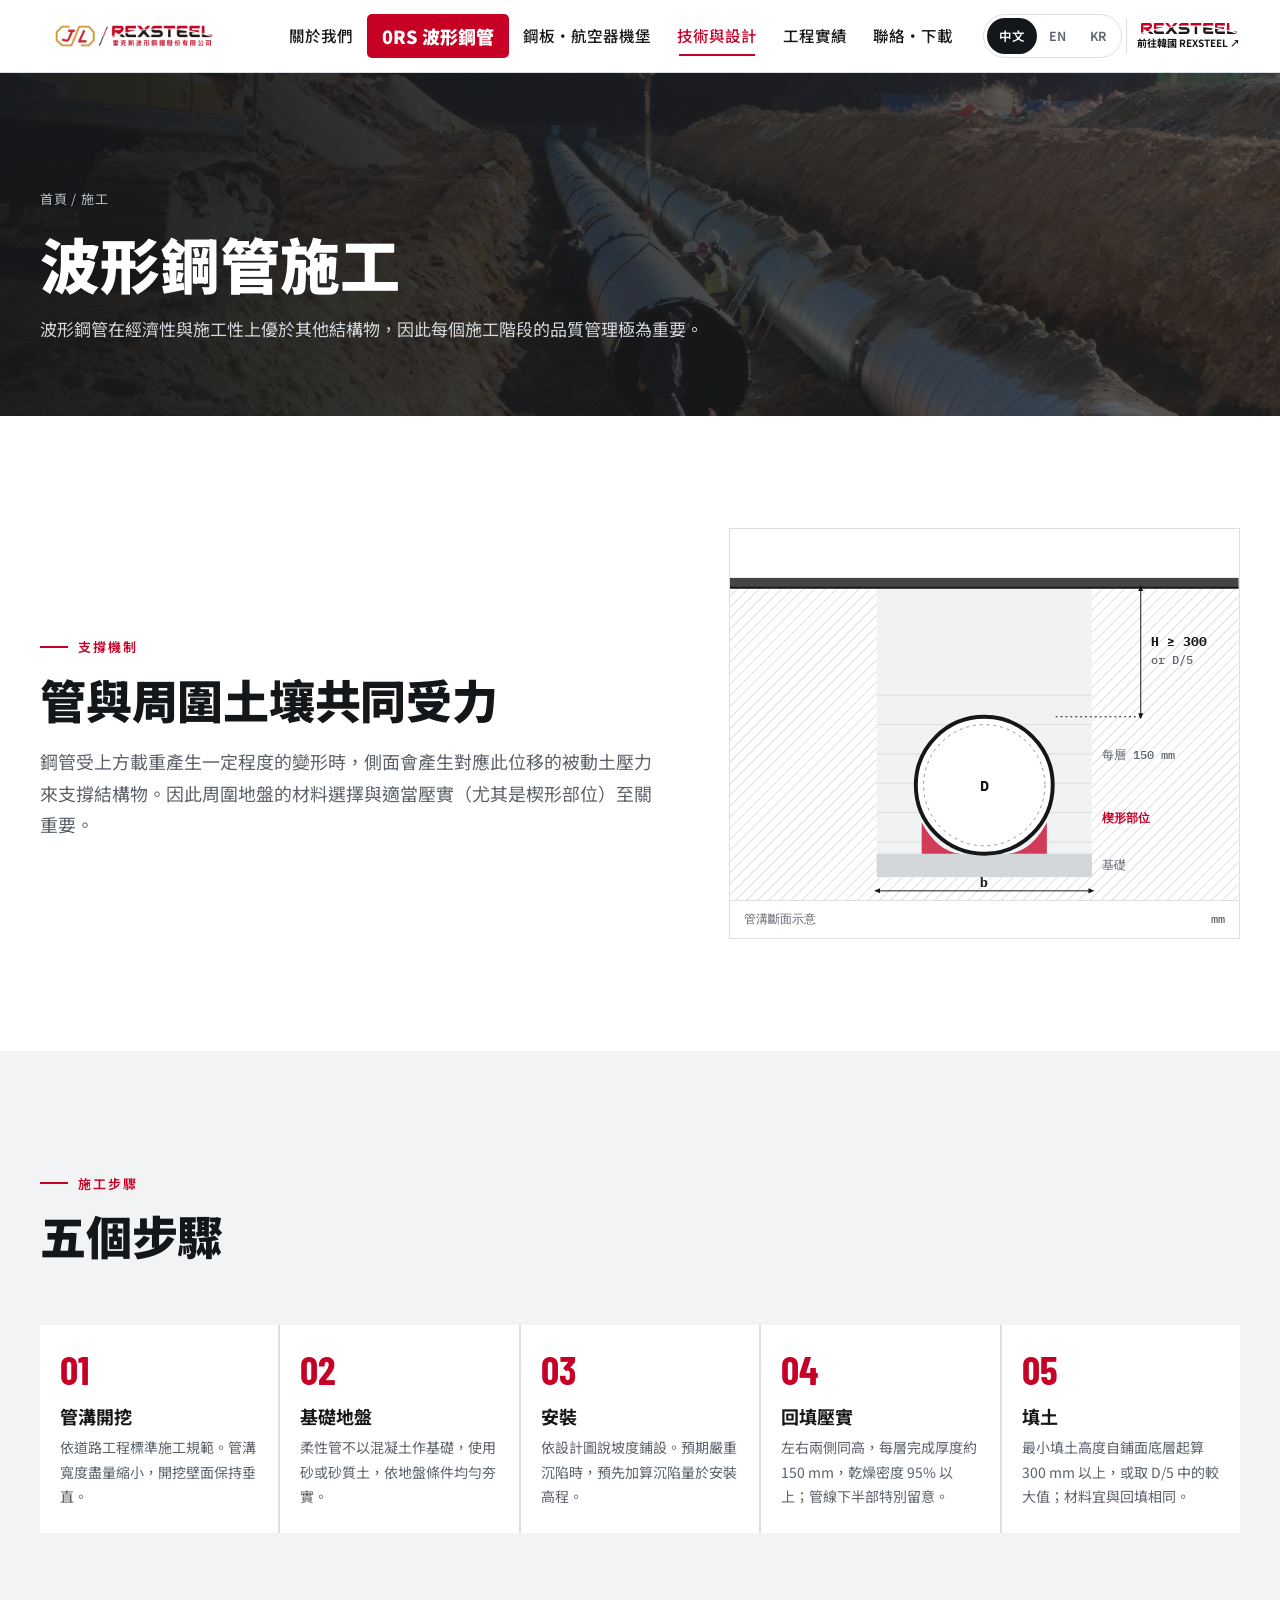
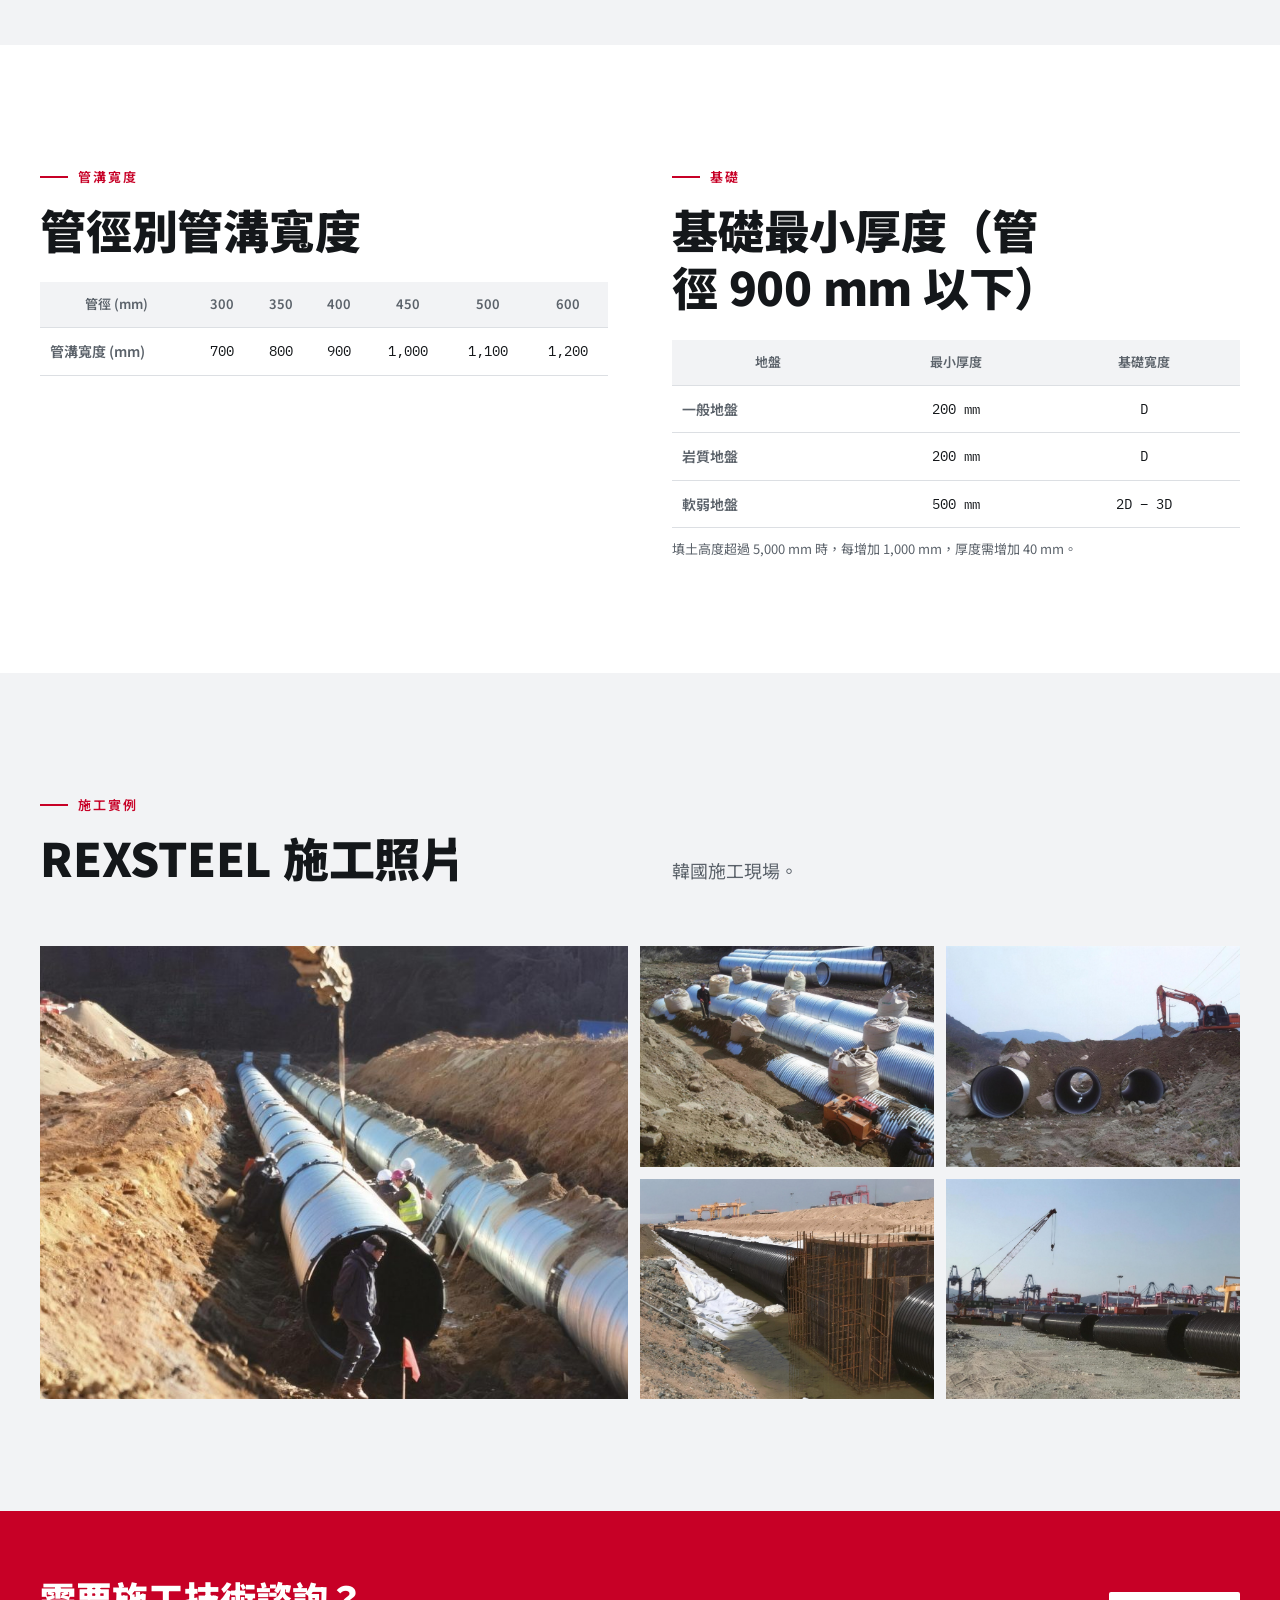
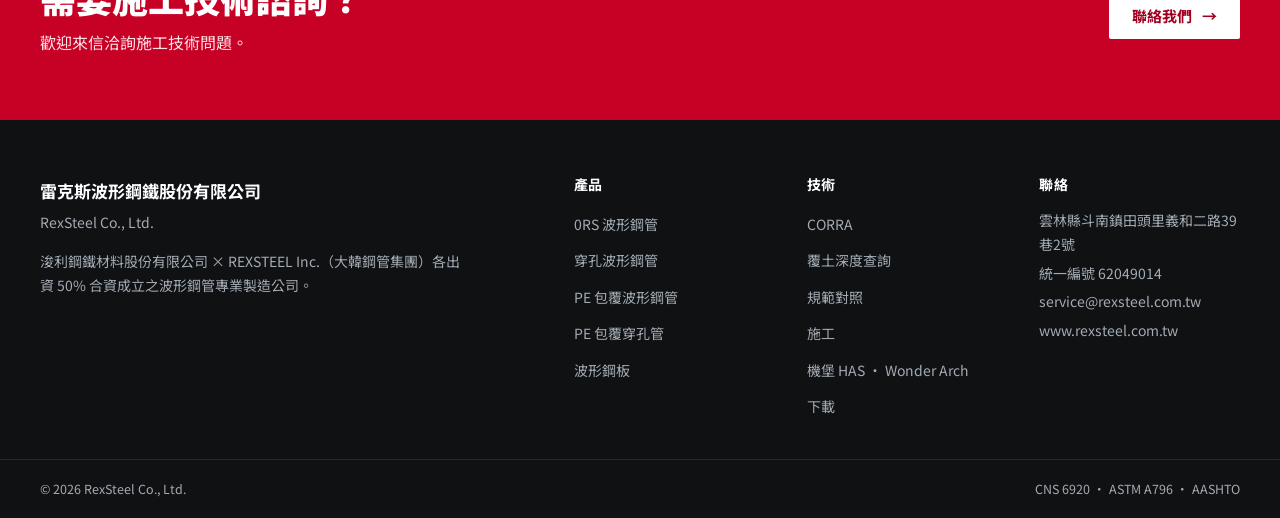
<file: installation.html>
<!DOCTYPE html>

<html class="notranslate" lang="zh-Hant" translate="no">
<head>
<meta charset="utf-8"/><meta content="notranslate" name="google"/>
<meta content="width=device-width,initial-scale=1,viewport-fit=cover" name="viewport"/>
<title>施工 | REXSTEEL Taiwan</title>
<meta content="波形鋼管施工步驟、管溝寬度與回填要求。" name="description"/>
<link href="assets/icon.png" rel="icon"/>
<link href="https://fonts.googleapis.com" rel="preconnect"/>
<link crossorigin="" href="https://fonts.gstatic.com" rel="preconnect"/>
<link href="https://fonts.googleapis.com/css2?family=Barlow+Condensed:wght@500;600;700&amp;family=IBM+Plex+Mono:wght@400;500;600;700&amp;family=Noto+Sans+TC:wght@400;500;700;900&amp;family=Noto+Sans+KR:wght@400;500;700;900&amp;display=swap" rel="stylesheet"/>
<link href="style.css" rel="stylesheet"/>
<link href="rexsteel-additions.css?v=20261117-profile-red" rel="stylesheet"/></head>
<body>
<header class="hdr"><div class="wrap">
<a aria-label="雷克斯波形鋼鐵 首頁" class="brand" href="index.html"><img alt="JL / REXSTEEL 雷克斯波形鋼鐵股份有限公司" height="188" src="assets/logo-jv.png" width="900"/></a>
<button aria-controls="menu" aria-expanded="false" aria-label="Menu" class="burger"><span></span><span></span><span></span></button>
<nav class="menu" id="menu"><a href="about.html"><span class="tc">關於我們</span><span class="en">About</span><span class="ko">회사소개</span></a><a class="rx-primary-product" href="products.html"><span class="tc">0RS 波形鋼管</span><span class="en">0RS Pipe</span><span class="ko">파형강관 0RS</span></a><a href="solutions.html"><span class="tc">鋼板・航空器機堡</span><span class="en">Plate &amp; Shelters</span><span class="ko">파형강판·항공기 격납고</span></a><a aria-current="page" href="engineering.html"><span class="tc">技術與設計</span><span class="en">Technology &amp; Design</span><span class="ko">기술·설계</span></a><a href="projects.html"><span class="tc">工程實績</span><span class="en">Projects</span><span class="ko">시공사례</span></a><a href="contact.html"><span class="tc">聯絡・下載</span><span class="en">Contact &amp; Downloads</span><span class="ko">문의·다운로드</span></a></nav>
<div aria-label="Language" class="lang" role="group"><button aria-pressed="true" data-lang="zh-Hant">中文</button><button aria-pressed="false" data-lang="en">EN</button><button aria-pressed="false" data-lang="ko">KR</button></div><a aria-label="韓國 REXSTEEL · 한국 렉스틸" class="rx-korea-logo" href="https://rexsteel.kr/" rel="noopener noreferrer" target="_blank" title="REXSTEEL Korea"><img alt="REXSTEEL Korea" height="24" src="assets/rexsteel-korea-logo.svg" width="120"/><span class="rx-korea-label"><span class="tc">前往韓國 REXSTEEL ↗</span><span class="en">Visit REXSTEEL Korea ↗</span><span class="ko">한국 렉스틸 바로가기 ↗</span></span></a>
</div></header>
<main>
<div class="phero">
<div class="bgimg" style="background-image:url(assets/site-1.jpg)"></div>
<div class="wrap">
<div class="crumb"><a href="index.html"><span class="tc">首頁</span><span class="en">Home</span><span class="ko">홈</span></a> / <span class="tc">施工</span><span class="en">Installation</span><span class="ko">시공</span></div>
<h1><span class="tc">波形鋼管施工</span><span class="en">Installing corrugated steel pipe</span><span class="ko">파형강관 시공</span></h1>
<p><span class="tc">波形鋼管在經濟性與施工性上優於其他結構物，因此每個施工階段的品質管理極為重要。</span><span class="en">Corrugated pipe is economical and quick to build, which makes quality control at every stage essential.</span><span class="ko">파형강관은 경제성과 시공성이 다른 구조물보다 뛰어나므로, 시공 단계마다 품질관리가 매우 중요합니다.</span></p>
</div>
</div>
<section>
<div class="wrap split">
<div>
<span class="eyebrow"><span class="tc">支撐機制</span><span class="en">How it carries load</span><span class="ko">지지 원리</span></span>
<h2 class="h2"><span class="tc">管與周圍土壤共同受力</span><span class="en">Pipe and soil work together</span><span class="ko">관과 주변 흙이 함께 하중을 받습니다</span></h2>
<p class="lead"><span class="tc">鋼管受上方載重產生一定程度的變形時，側面會產生對應此位移的被動土壓力來支撐結構物。因此周圍地盤的材料選擇與適當壓實（尤其是楔形部位）至關重要。</span><span class="en">When the pipe deflects under load from above, passive earth pressure develops at its sides to support it. Backfill selection and proper compaction, especially in the haunch zone, are therefore critical.</span><span class="ko">관이 상부 하중으로 어느 정도 변형되면, 측면에 그 변위에 대응하는 수동토압이 생겨 구조물을 지지합니다. 그래서 주변 지반 재료 선택과 적절한 다짐(특히 쐐기부)이 매우 중요합니다.</span></p>
</div>
<div class="drawing">
<svg aria-label="管溝斷面示意：管溝寬度、基礎、回填、覆土" role="img" viewbox="0 0 520 380">
<defs><marker id="ar2" markerheight="7" markerwidth="7" orient="auto-start-reverse" refx="4" refy="4" viewbox="0 0 8 8"><path d="M0 1L7 4L0 7z" fill="var(--ink)"></path></marker>
<pattern height="8" id="hatch" patterntransform="rotate(45)" patternunits="userSpaceOnUse" width="8"><line stroke="var(--line)" stroke-width="2" x1="0" x2="0" y1="0" y2="8"></line></pattern></defs>
<rect fill="url(#hatch)" height="320" width="520" x="0" y="60"></rect>
<rect fill="var(--bg)" height="296" width="220" x="150" y="60"></rect>
<rect fill="color-mix(in srgb,var(--steel) 12%,var(--bg))" height="296" width="220" x="150" y="60"></rect>
<g stroke="var(--line)" stroke-width="1">
<line x1="150" x2="370" y1="320" y2="320"></line><line x1="150" x2="370" y1="290" y2="290"></line><line x1="150" x2="370" y1="260" y2="260"></line><line x1="150" x2="370" y1="230" y2="230"></line><line x1="150" x2="370" y1="200" y2="200"></line><line x1="150" x2="370" y1="170" y2="170"></line>
</g>
<rect fill="color-mix(in srgb,var(--steel) 38%,var(--bg))" height="24" width="220" x="150" y="332"></rect>
<circle cx="260" cy="262" fill="var(--bg)" r="70" stroke="var(--ink)" stroke-width="4"></circle>
<circle cx="260" cy="262" fill="none" r="62" stroke="var(--steel)" stroke-dasharray="3 4"></circle>
<path d="M196 300 Q 212 330 236 332 L 196 332 Z M324 300 Q 308 330 284 332 L 324 332 Z" fill="var(--red)" opacity=".75"></path>
<line stroke="var(--ink)" stroke-width="2" x1="0" x2="520" y1="60" y2="60"></line>
<rect fill="var(--ink)" height="10" opacity=".8" width="520" x="0" y="50"></rect>
<line marker-end="url(#ar2)" marker-start="url(#ar2)" stroke="var(--ink)" x1="150" x2="370" y1="370" y2="370"></line>
<text fill="var(--ink)" style="font:700 13px var(--f-mono)" text-anchor="middle" x="260" y="366">b</text>
<line marker-end="url(#ar2)" marker-start="url(#ar2)" stroke="var(--ink)" x1="420" x2="420" y1="60" y2="192"></line>
<text fill="var(--ink)" style="font:700 13px var(--f-mono)" x="430" y="120">H ≥ 300</text>
<text fill="var(--muted)" style="font:500 12px var(--f-mono)" x="430" y="138">or D/5</text>
<line stroke="var(--ink)" stroke-dasharray="2 3" x1="420" x2="330" y1="192" y2="192"></line>
<text fill="var(--ink)" style="font:700 15px var(--f-mono)" text-anchor="middle" x="260" y="268">D</text>
<text fill="var(--muted)" style="font:500 12px var(--f-mono)" x="380" y="348"><tspan class="tc">基礎</tspan><tspan class="en">Bedding</tspan><tspan class="ko">기초</tspan></text>
<text fill="var(--red)" style="font:600 12px var(--f-mono)" x="380" y="300"><tspan class="tc">楔形部位</tspan><tspan class="en">Haunch</tspan><tspan class="ko">쐐기부</tspan></text>
<text fill="var(--muted)" style="font:500 12px var(--f-mono)" x="380" y="235"><tspan class="tc">每層 150 mm</tspan><tspan class="en">150 mm lifts</tspan><tspan class="ko">층당 150 mm</tspan></text>
</svg>
<div class="tb"><span><span class="tc">管溝斷面示意</span><span class="en">Trench section (schematic)</span><span class="ko">굴착 단면 개념도</span></span><span>mm</span></div>
</div>
</div>
</section>
<section class="soft">
<div class="wrap">
<div class="head-row"><div><span class="eyebrow"><span class="tc">施工步驟</span><span class="en">Sequence</span><span class="ko">시공 순서</span></span><h2 class="h2"><span class="tc">五個步驟</span><span class="en">Five steps</span><span class="ko">다섯 단계</span></h2></div></div>
<ol class="steps">
<li><h3><span class="tc">管溝開挖</span><span class="en">Trenching</span><span class="ko">굴착</span></h3><p><span class="tc">依道路工程標準施工規範。管溝寬度盡量縮小，開挖壁面保持垂直。</span><span class="en">Per standard road specifications. Keep the trench narrow with vertical walls.</span><span class="ko">도로공사 표준시방서를 따릅니다. 굴착 폭은 되도록 좁게, 굴착면은 수직으로.</span></p></li>
<li><h3><span class="tc">基礎地盤</span><span class="en">Bedding</span><span class="ko">기초 지반</span></h3><p><span class="tc">柔性管不以混凝土作基礎，使用砂或砂質土，依地盤條件均勻夯實。</span><span class="en">No concrete bedding for flexible pipe; sand or sandy soil compacted evenly.</span><span class="ko">연성관은 콘크리트 기초를 쓰지 않고, 모래나 사질토를 지반 조건에 맞게 고르게 다집니다.</span></p></li>
<li><h3><span class="tc">安裝</span><span class="en">Laying</span><span class="ko">부설</span></h3><p><span class="tc">依設計圖說坡度鋪設。預期嚴重沉陷時，預先加算沉陷量於安裝高程。</span><span class="en">Lay to the design gradient; add expected settlement to the invert level where needed.</span><span class="ko">설계도의 경사대로 부설합니다. 큰 침하가 예상되면 침하량을 부설 고에 미리 더합니다.</span></p></li>
<li><h3><span class="tc">回填壓實</span><span class="en">Backfill</span><span class="ko">되메움 다짐</span></h3><p><span class="tc">左右兩側同高，每層完成厚度約 150 mm，乾燥密度 95% 以上；管線下半部特別留意。</span><span class="en">Raise both sides equally in ~150 mm layers to ≥ 95% dry density; take care below the springline.</span><span class="ko">좌우를 같은 높이로, 층당 완성 두께 약 150 mm, 건조밀도 95% 이상. 관 하반부를 특히 주의합니다.</span></p></li>
<li><h3><span class="tc">填土</span><span class="en">Cover</span><span class="ko">성토</span></h3><p><span class="tc">最小填土高度自鋪面底層起算 300 mm 以上，或取 D/5 中的較大值；材料宜與回填相同。</span><span class="en">Minimum cover is the greater of 300 mm below pavement or D/5, using backfill material.</span><span class="ko">최소 성토고는 포장 하면부터 300 mm 이상 또는 D/5 중 큰 값. 재료는 되메움재와 같게 합니다.</span></p></li>
</ol>
</div>
</section>
<section>
<div class="wrap cols2">
<div>
<span class="eyebrow"><span class="tc">管溝寬度</span><span class="en">Trench width</span><span class="ko">굴착 폭</span></span>
<h2 class="h2" style="margin-bottom:24px"><span class="tc">管徑別管溝寬度</span><span class="en">Trench width by diameter</span><span class="ko">관경별 굴착 폭</span></h2>
<div class="small-tbl"><table>
<thead><tr><th scope="col"><span class="tc">管徑</span><span class="en">Dia.</span><span class="ko">관경</span> (mm)</th><th>300</th><th>350</th><th>400</th><th>450</th><th>500</th><th>600</th></tr></thead>
<tbody><tr><th scope="row"><span class="tc">管溝寬度</span><span class="en">Width</span><span class="ko">굴착 폭</span> (mm)</th><td>700</td><td>800</td><td>900</td><td>1,000</td><td>1,100</td><td>1,200</td></tr></tbody>
</table></div>
</div>
<div>
<span class="eyebrow"><span class="tc">基礎</span><span class="en">Bedding</span><span class="ko">기초</span></span>
<h2 class="h2" style="margin-bottom:24px"><span class="tc">基礎最小厚度（管徑 900 mm 以下）</span><span class="en">Minimum bedding (D ≤ 900 mm)</span><span class="ko">기초 최소 두께 (관경 900 mm 이하)</span></h2>
<div class="small-tbl"><table>
<thead><tr><th scope="col"><span class="tc">地盤</span><span class="en">Ground</span><span class="ko">지반</span></th><th><span class="tc">最小厚度</span><span class="en">Min. thickness</span><span class="ko">최소 두께</span></th><th><span class="tc">基礎寬度</span><span class="en">Width</span><span class="ko">기초 폭</span></th></tr></thead>
<tbody>
<tr><th scope="row"><span class="tc">一般地盤</span><span class="en">Normal</span><span class="ko">일반 지반</span></th><td>200 mm</td><td>D</td></tr>
<tr><th scope="row"><span class="tc">岩質地盤</span><span class="en">Rock</span><span class="ko">암반</span></th><td>200 mm</td><td>D</td></tr>
<tr><th scope="row"><span class="tc">軟弱地盤</span><span class="en">Soft</span><span class="ko">연약 지반</span></th><td>500 mm</td><td>2D – 3D</td></tr>
</tbody>
</table></div>
<p class="note" style="margin-top:10px"><span class="tc">填土高度超過 5,000 mm 時，每增加 1,000 mm，厚度需增加 40 mm。</span><span class="en">Above 5,000 mm of fill, add 40 mm thickness per additional 1,000 mm.</span><span class="ko">성토고가 5,000 mm를 넘으면 1,000 mm 늘 때마다 두께를 40 mm 늘립니다.</span></p>
</div>
</div>
</section>
<section class="soft">
<div class="wrap">
<div class="head-row"><div><span class="eyebrow"><span class="tc">施工實例</span><span class="en">On site</span><span class="ko">시공 사례</span></span><h2 class="h2"><span class="tc">REXSTEEL 施工照片</span><span class="en">REXSTEEL site photos</span><span class="ko">REXSTEEL 시공 사진</span></h2></div>
<p class="lead"><span class="tc">韓國施工現場。</span><span class="en">Projects in Korea.</span><span class="ko">한국 시공 현장.</span></p></div>
<div class="gallery">
<img alt="波形鋼管鋪設" loading="lazy" src="assets/site-1.jpg"/>
<img alt="管線配置與回填" loading="lazy" src="assets/site-2.jpg"/>
<img alt="涵管出口段" loading="lazy" src="assets/site-3.jpg"/>
<img alt="PE 包覆管施工" loading="lazy" src="assets/site-pe-1.jpg"/>
<img alt="PE 包覆管配置" loading="lazy" src="assets/site-pe-2.jpg"/>
</div>
</div>
</section>
<div class="cta-band"><div class="wrap">
<div><h2><span class="tc">需要施工技術諮詢？</span><span class="en">Need installation advice?</span><span class="ko">시공 기술 상담이 필요하신가요?</span></h2><p><span class="tc">歡迎來信洽詢施工技術問題。</span><span class="en">Write to us with your installation questions.</span><span class="ko">시공 기술 문의는 메일로 주세요.</span></p></div>
<a class="btn" href="contact.html"><span class="tc">聯絡我們</span><span class="en">Contact us</span><span class="ko">연락처</span> <span class="arr">→</span></a>
</div></div>
</main>
<footer class="ftr">
<div class="wrap">
<div><div class="co">雷克斯波形鋼鐵股份有限公司</div><div style="margin-top:4px">RexSteel Co., Ltd.</div>
<p style="margin-top:14px;max-width:30em"><span class="tc">浚利鋼鐵材料股份有限公司 × REXSTEEL Inc.（大韓鋼管集團）各出資 50% 合資成立之波形鋼管專業製造公司。</span><span class="en">A 50:50 corrugated steel pipe joint venture of Jiun-Li Steel Material Co., Ltd. and REXSTEEL Inc. (Daehan Steel Pipe Group).</span><span class="ko">浚利鋼鐵(준리강철) × REXSTEEL Inc.(대한강관그룹)가 50%씩 출자해 세운 파형강관 전문 제조회사입니다.</span></p></div>
<div><h4><span class="tc">產品</span><span class="en">Products</span><span class="ko">제품</span></h4><ul><li><a href="products.html#ors">0RS <span class="tc">波形鋼管</span><span class="en">pipe</span><span class="ko">파형강관</span></a></li><li><a href="products.html#perforated"><span class="tc">穿孔波形鋼管</span><span class="en">Perforated pipe</span><span class="ko">유공관</span></a></li><li><a href="products.html#pe"><span class="tc">PE 包覆波形鋼管</span><span class="en">PE-coated pipe</span><span class="ko">PE 피복 파형강관</span></a></li><li><a href="products.html#pe-perforated"><span class="tc">PE 包覆穿孔管</span><span class="en">PE perforated pipe</span><span class="ko">PE 피복 유공관</span></a></li><li><a href="plate.html"><span class="tc">波形鋼板</span><span class="en">Corrugated plate</span><span class="ko">파형강판</span></a></li></ul></div>
<div><h4><span class="tc">技術</span><span class="en">Technical</span><span class="ko">기술</span></h4><ul><li><a href="engineering.html#corra">CORRA</a></li><li><a href="technical.html#calc"><span class="tc">覆土深度查詢</span><span class="en">Cover depth check</span><span class="ko">토피 깊이 조회</span></a></li><li><a href="technical.html#standards"><span class="tc">規範對照</span><span class="en">Standards</span><span class="ko">규범 대조</span></a></li><li><a href="installation.html"><span class="tc">施工</span><span class="en">Installation</span><span class="ko">시공</span></a></li><li><a href="has.html"><span class="tc">機堡 HAS · Wonder Arch</span><span class="en">HAS shelters · Wonder Arch</span><span class="ko">격납고 HAS · Wonder Arch</span></a></li><li><a href="contact.html#downloads"><span class="tc">下載</span><span class="en">Downloads</span><span class="ko">다운로드</span></a></li></ul></div>
<div><h4><span class="tc">聯絡</span><span class="en">Contact</span><span class="ko">연락처</span></h4><ul><li>雲林縣斗南鎮田頭里義和二路39巷2號</li><li>統一編號 62049014</li><li>service@rexsteel.com.tw</li><li>www.rexsteel.com.tw</li></ul></div>
</div>
<div class="bottom"><div class="wrap"><span>© 2026 RexSteel Co., Ltd.</span><span>CNS 6920 · ASTM A796 · AASHTO</span></div></div>
</footer>
<script src="site.js?v=20261119-16mm"></script>
<script defer="" src="rexsteel-additions.js?v=20261117-profile-red"></script></body>
</html>
</file>
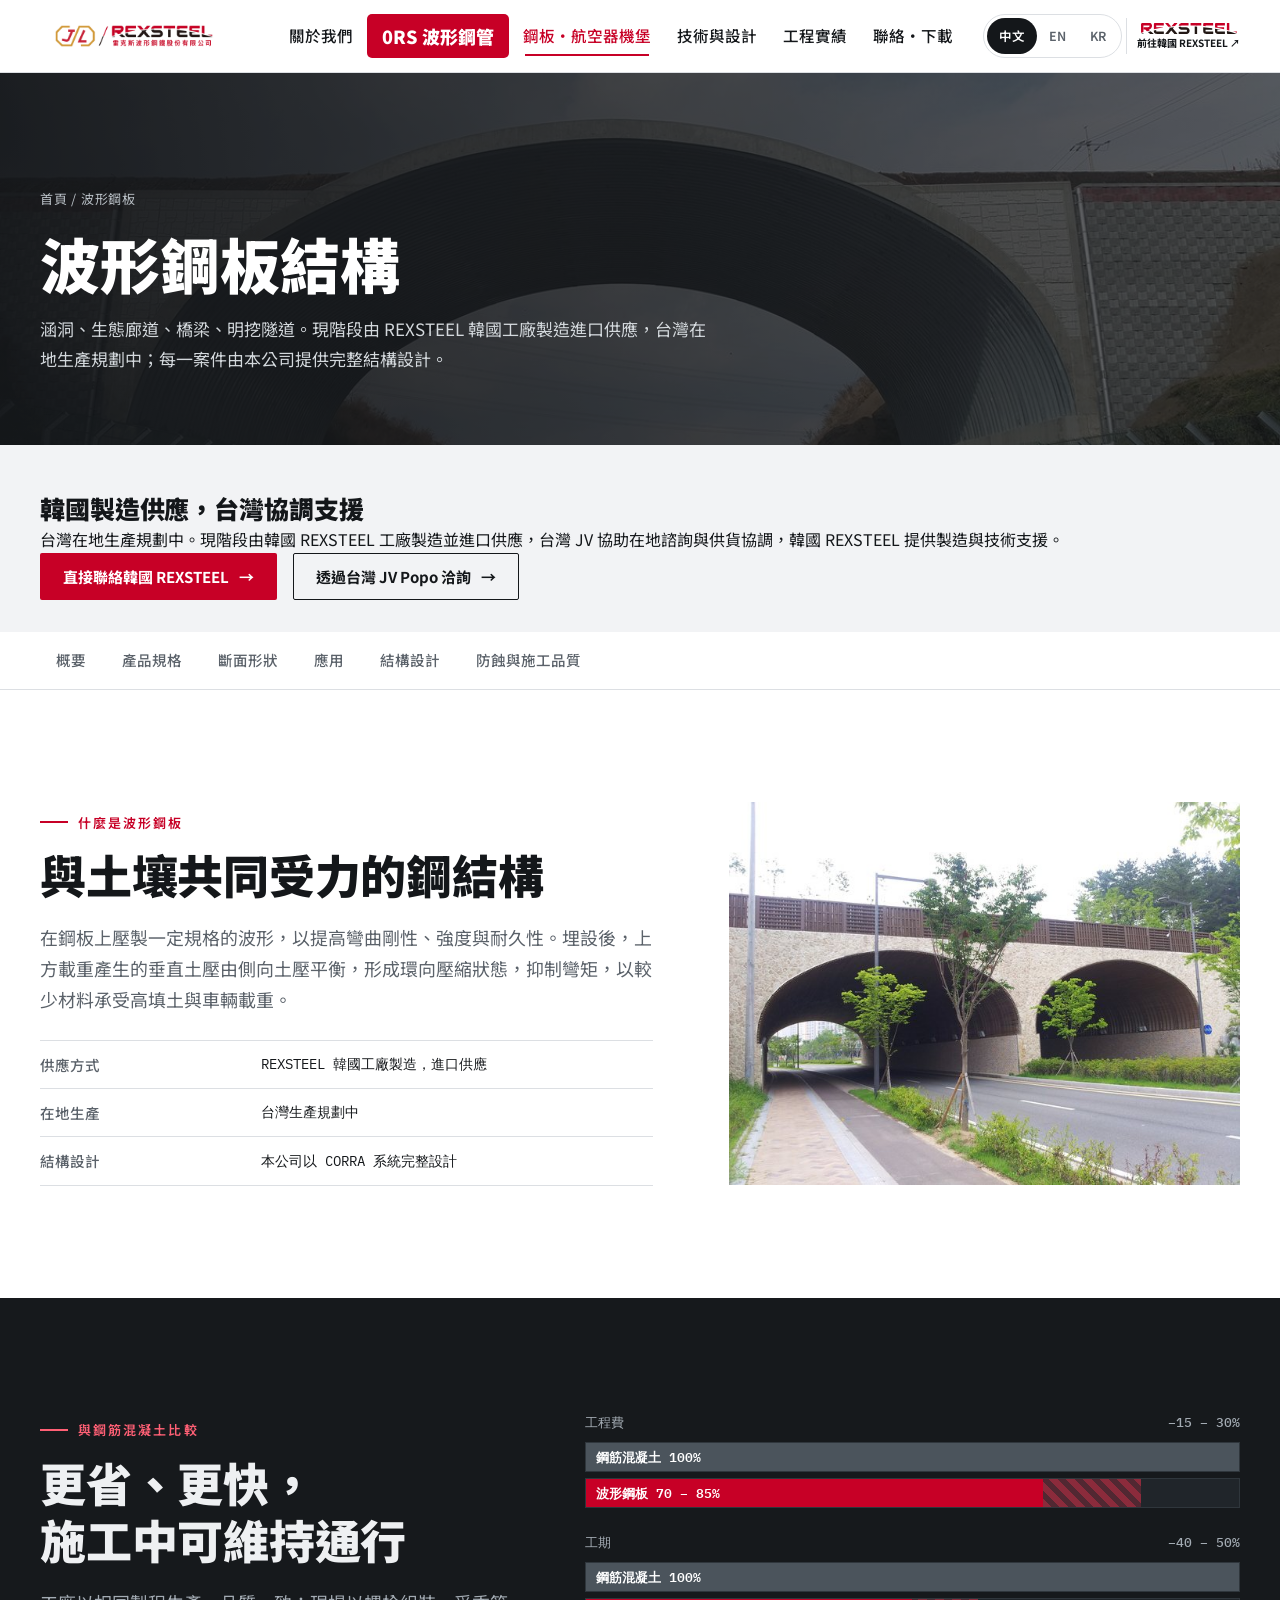
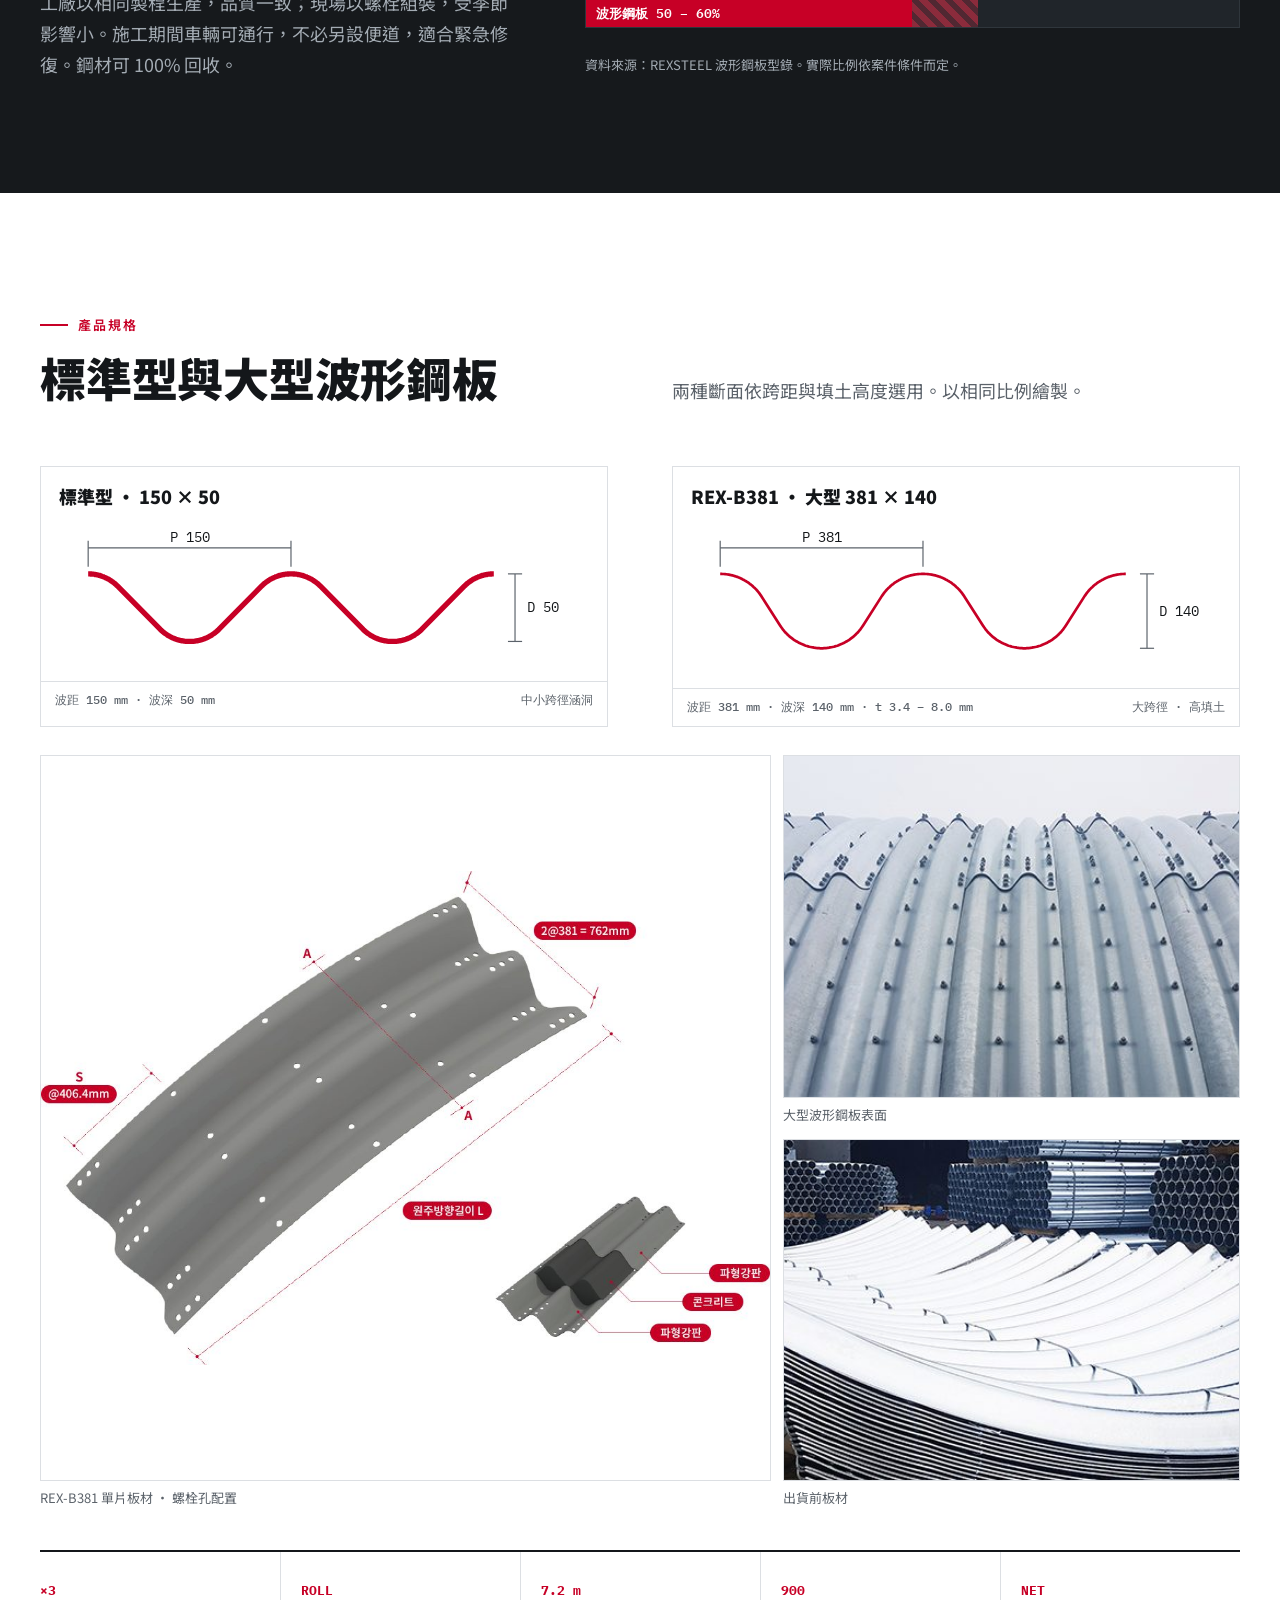
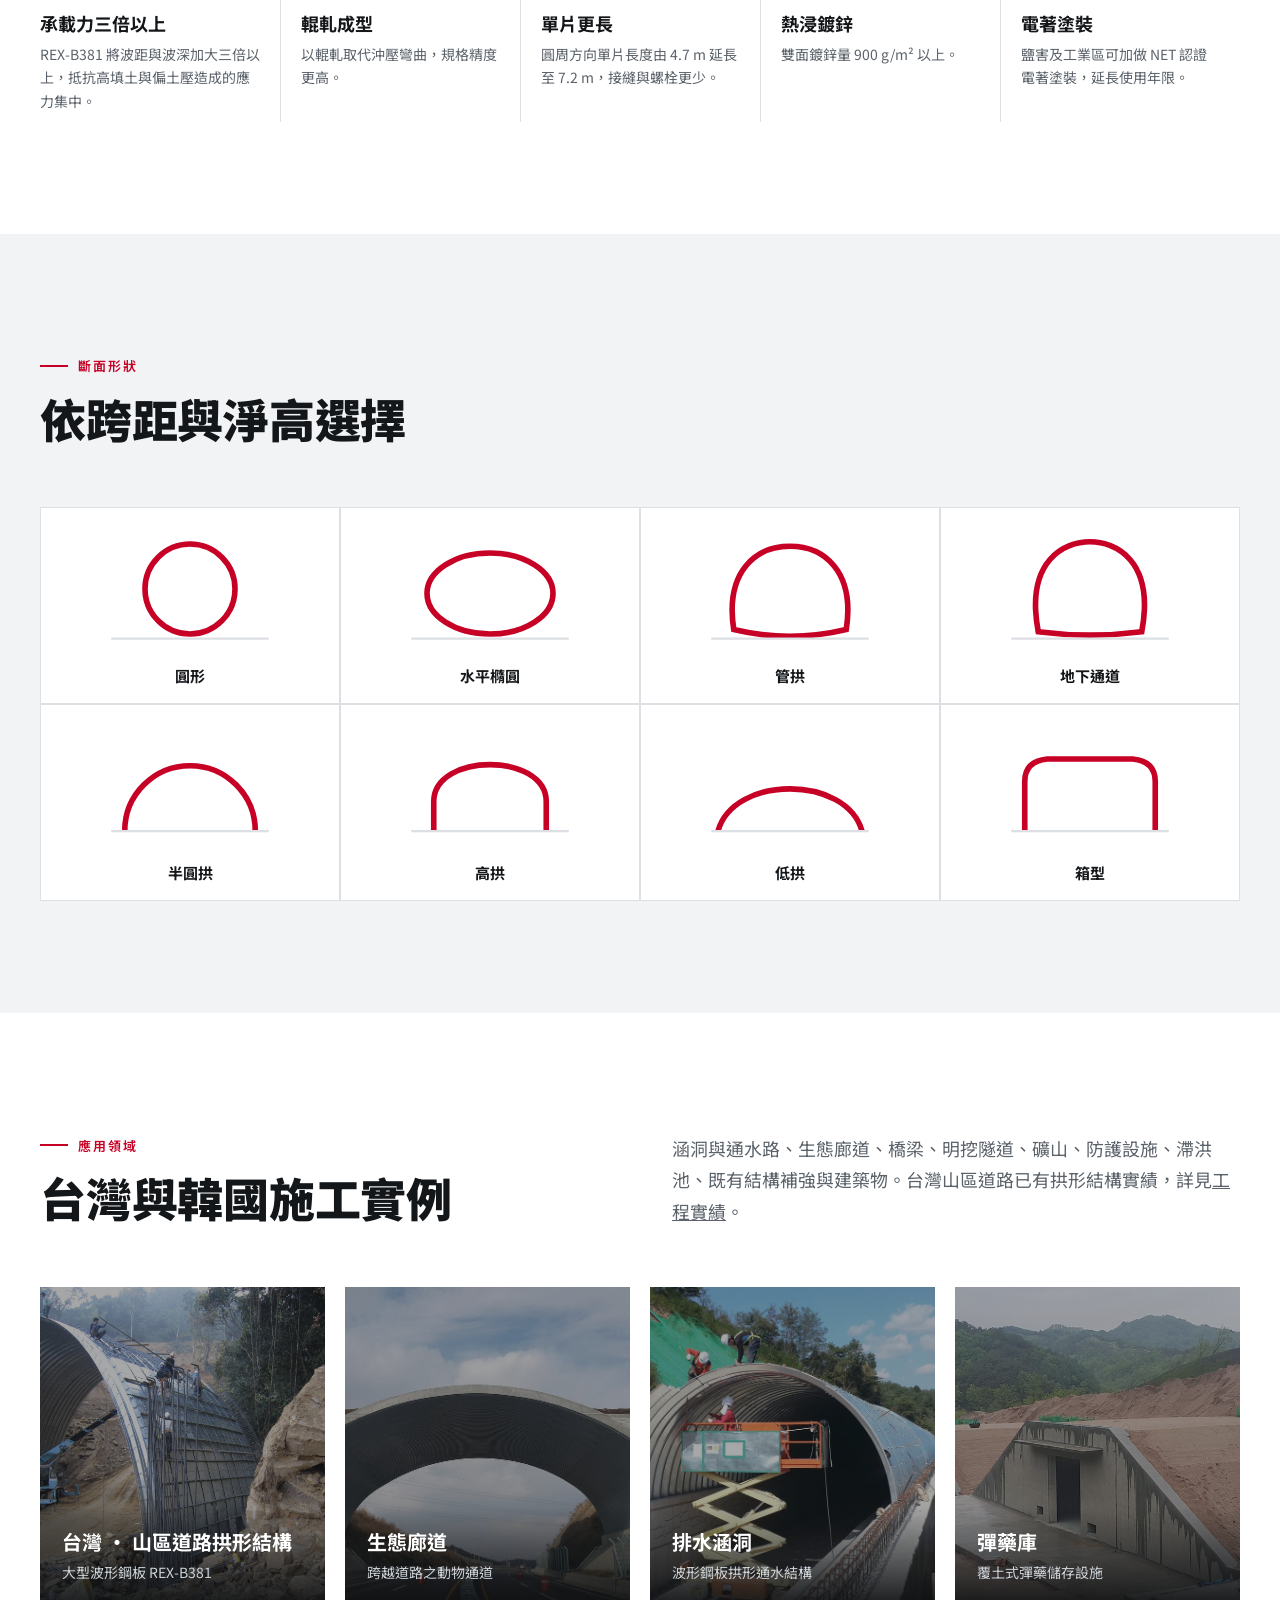
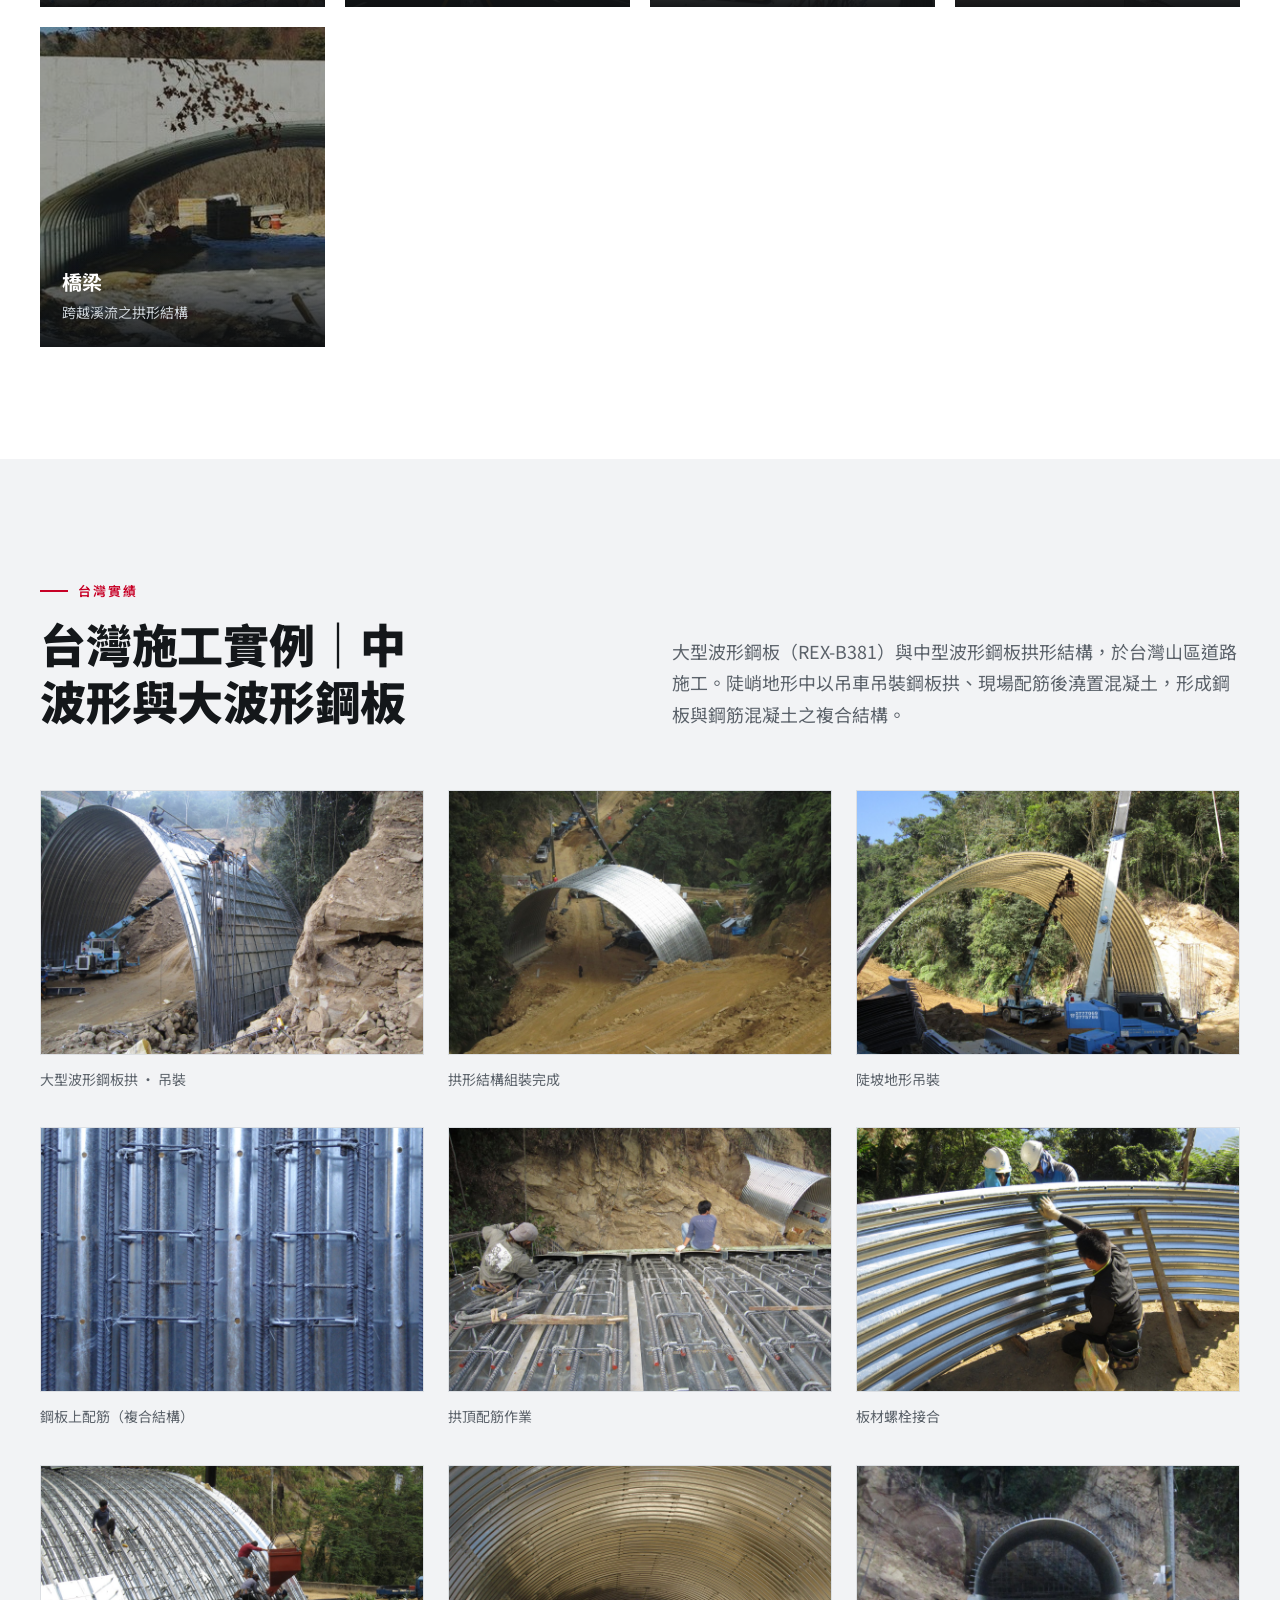
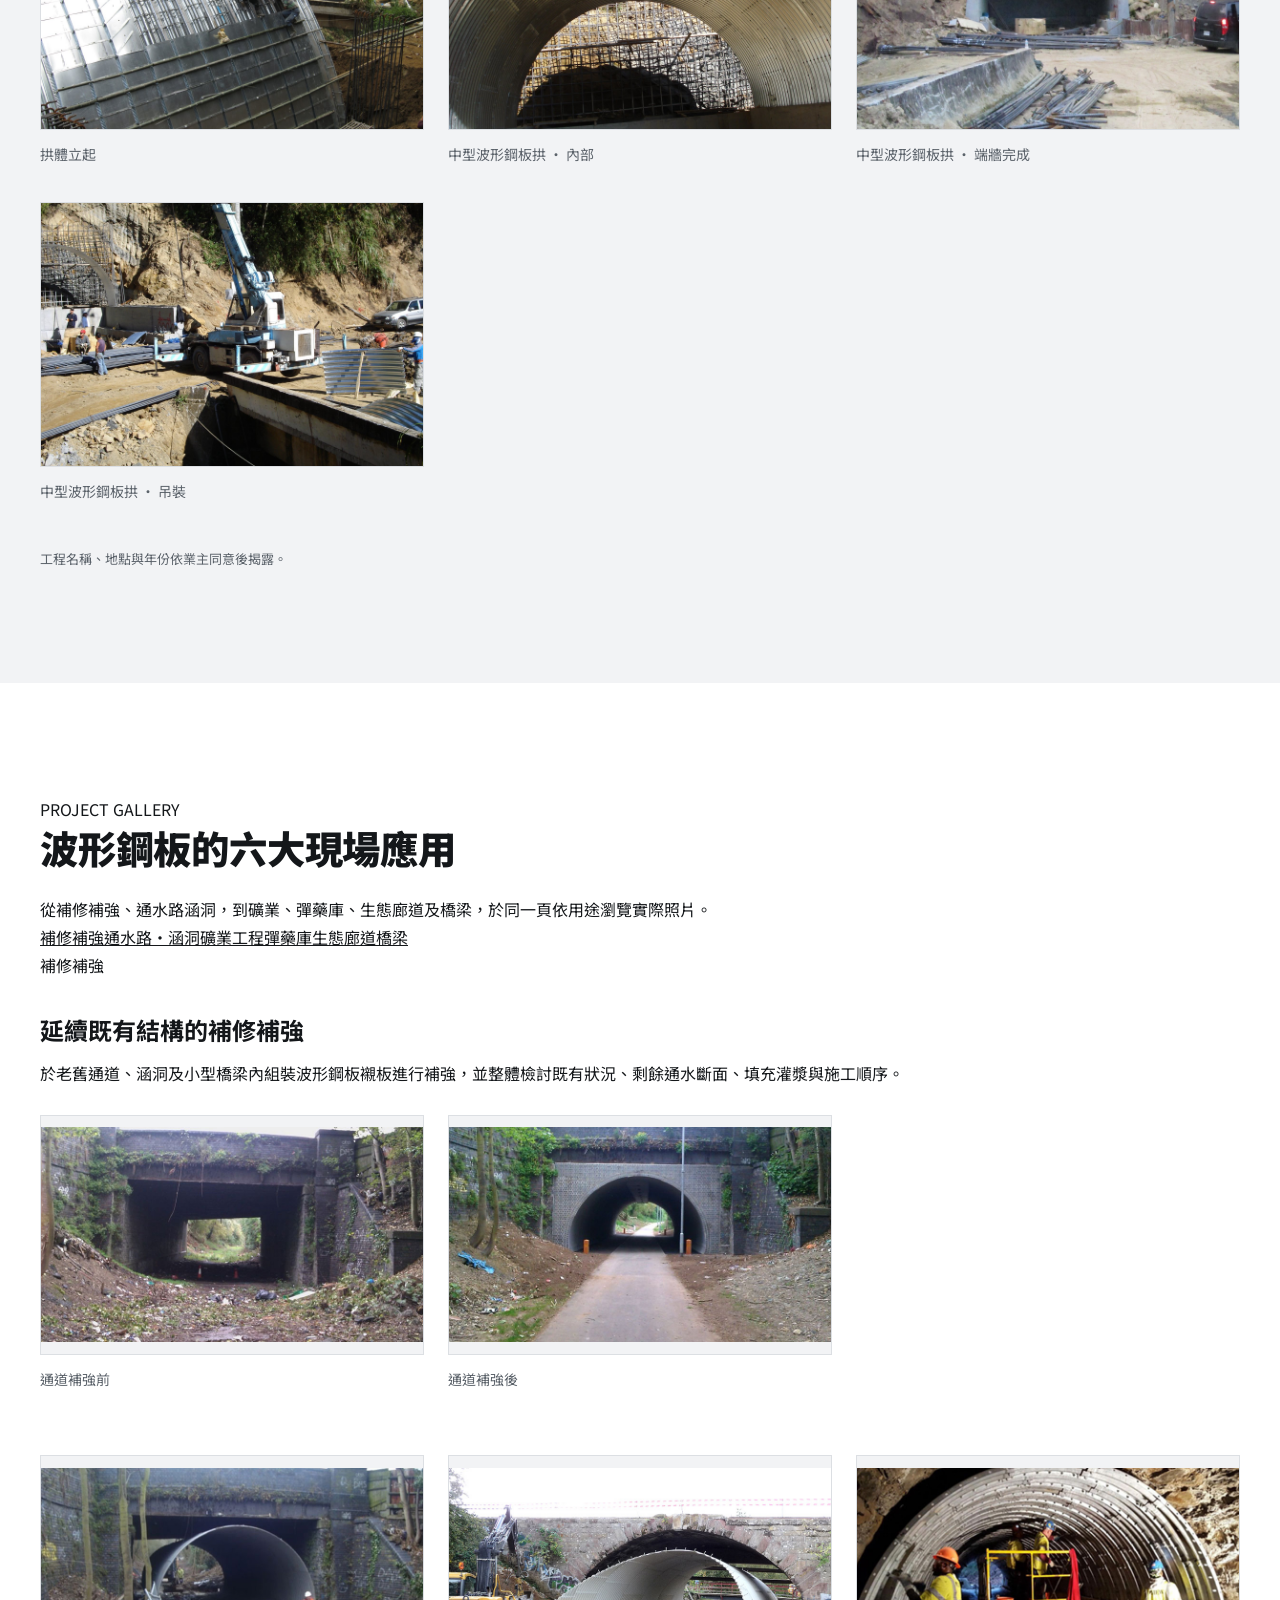
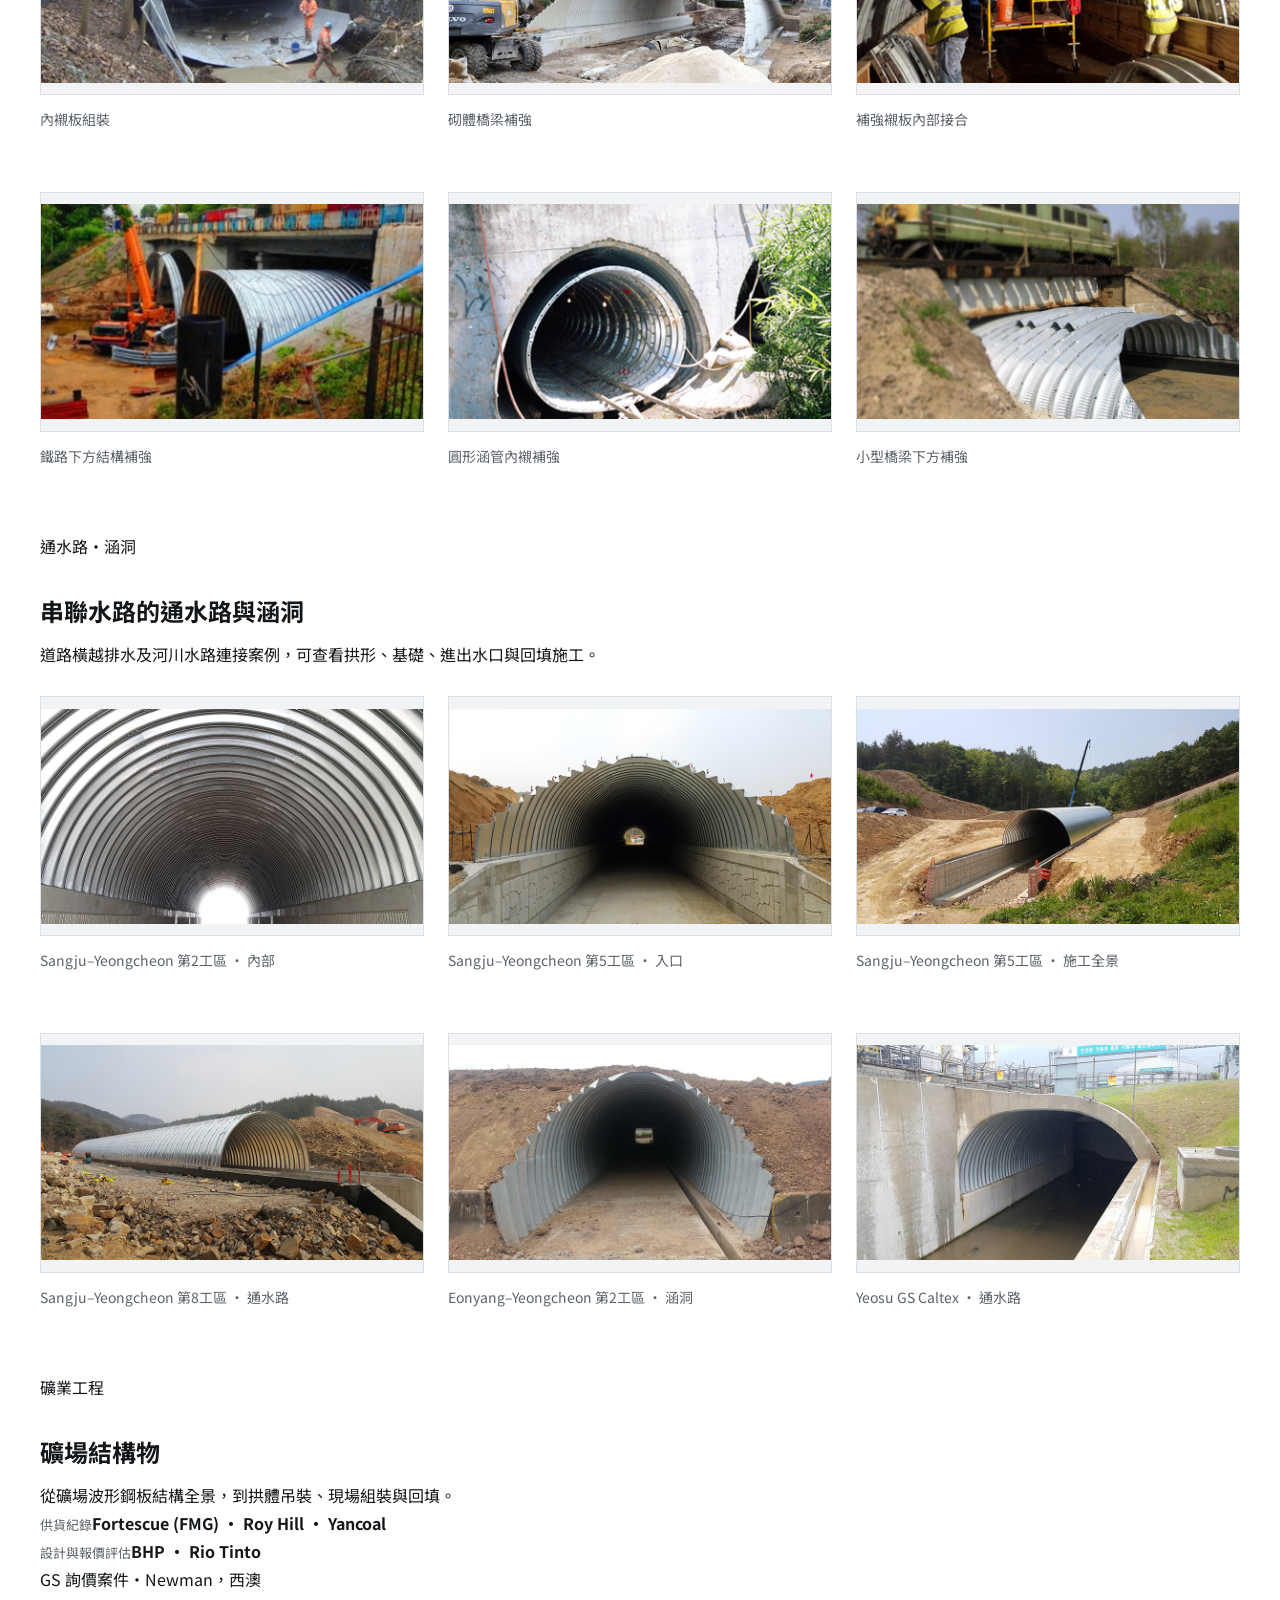
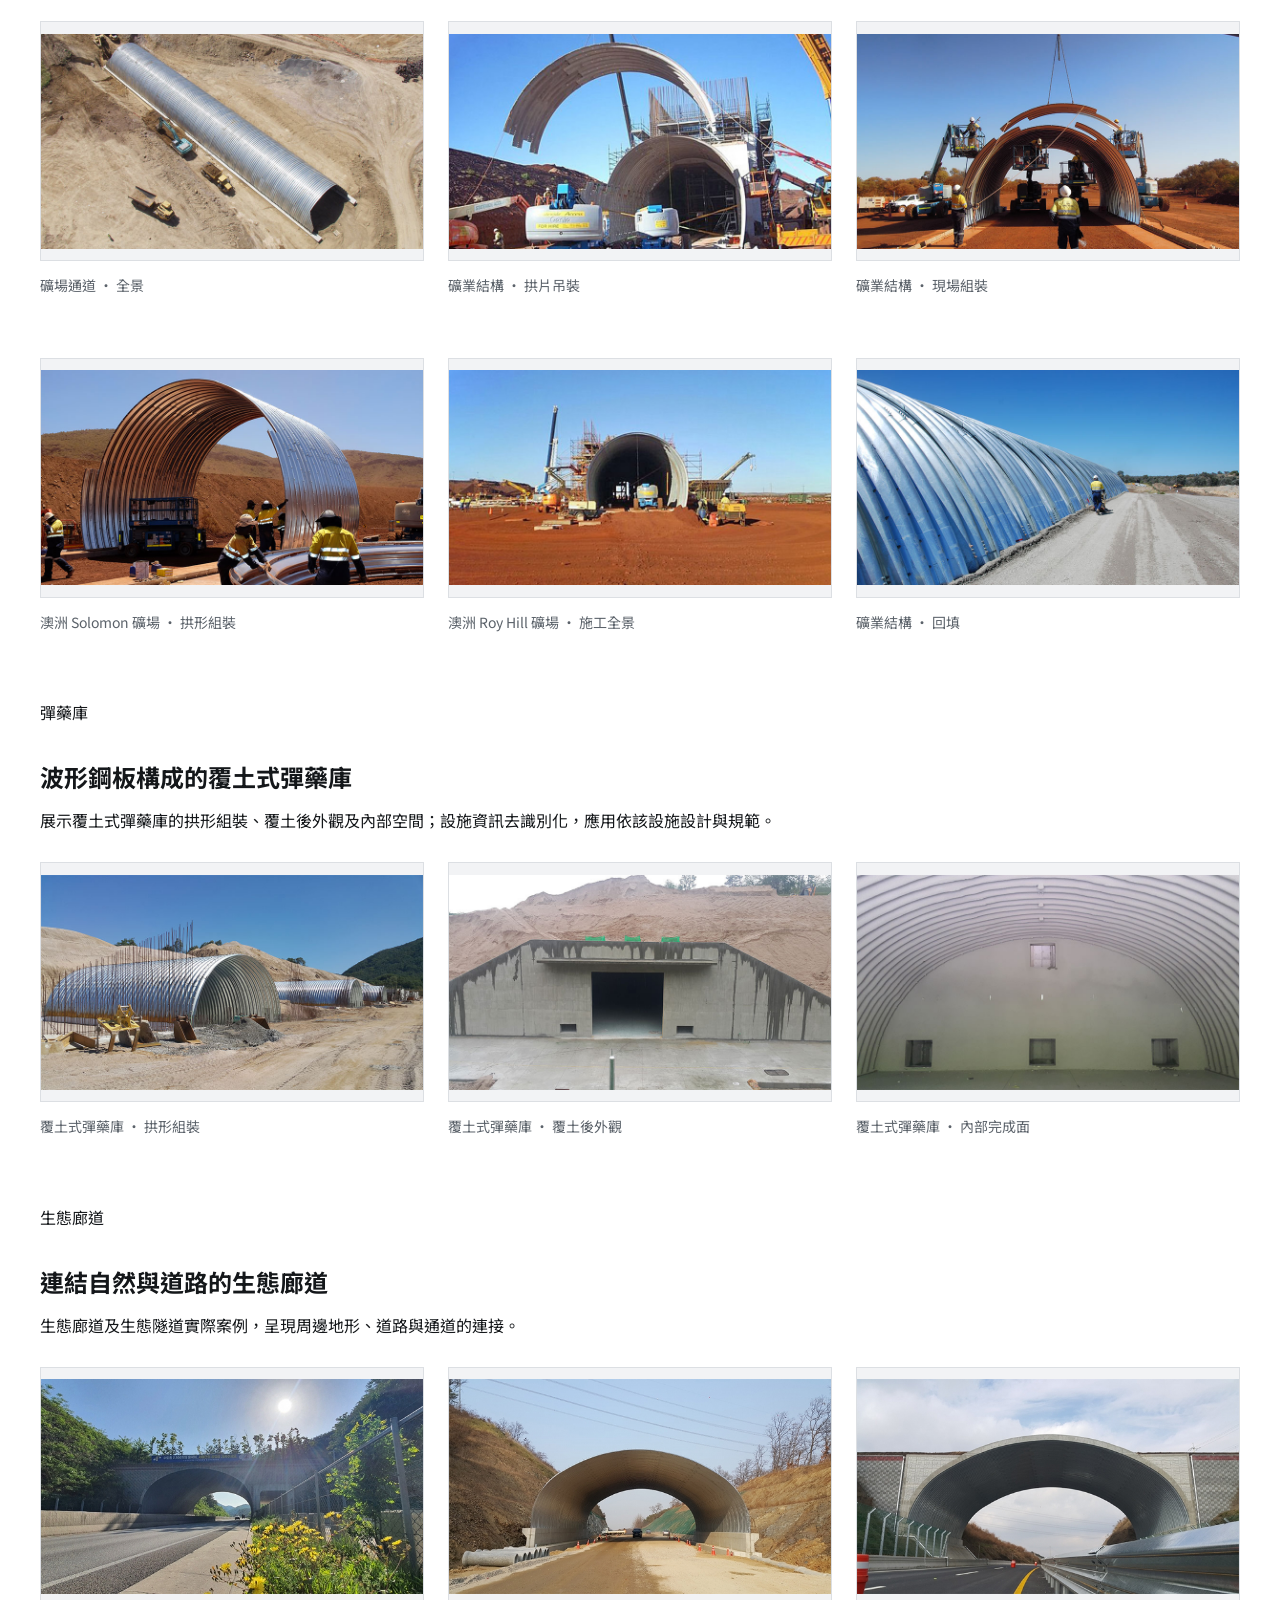
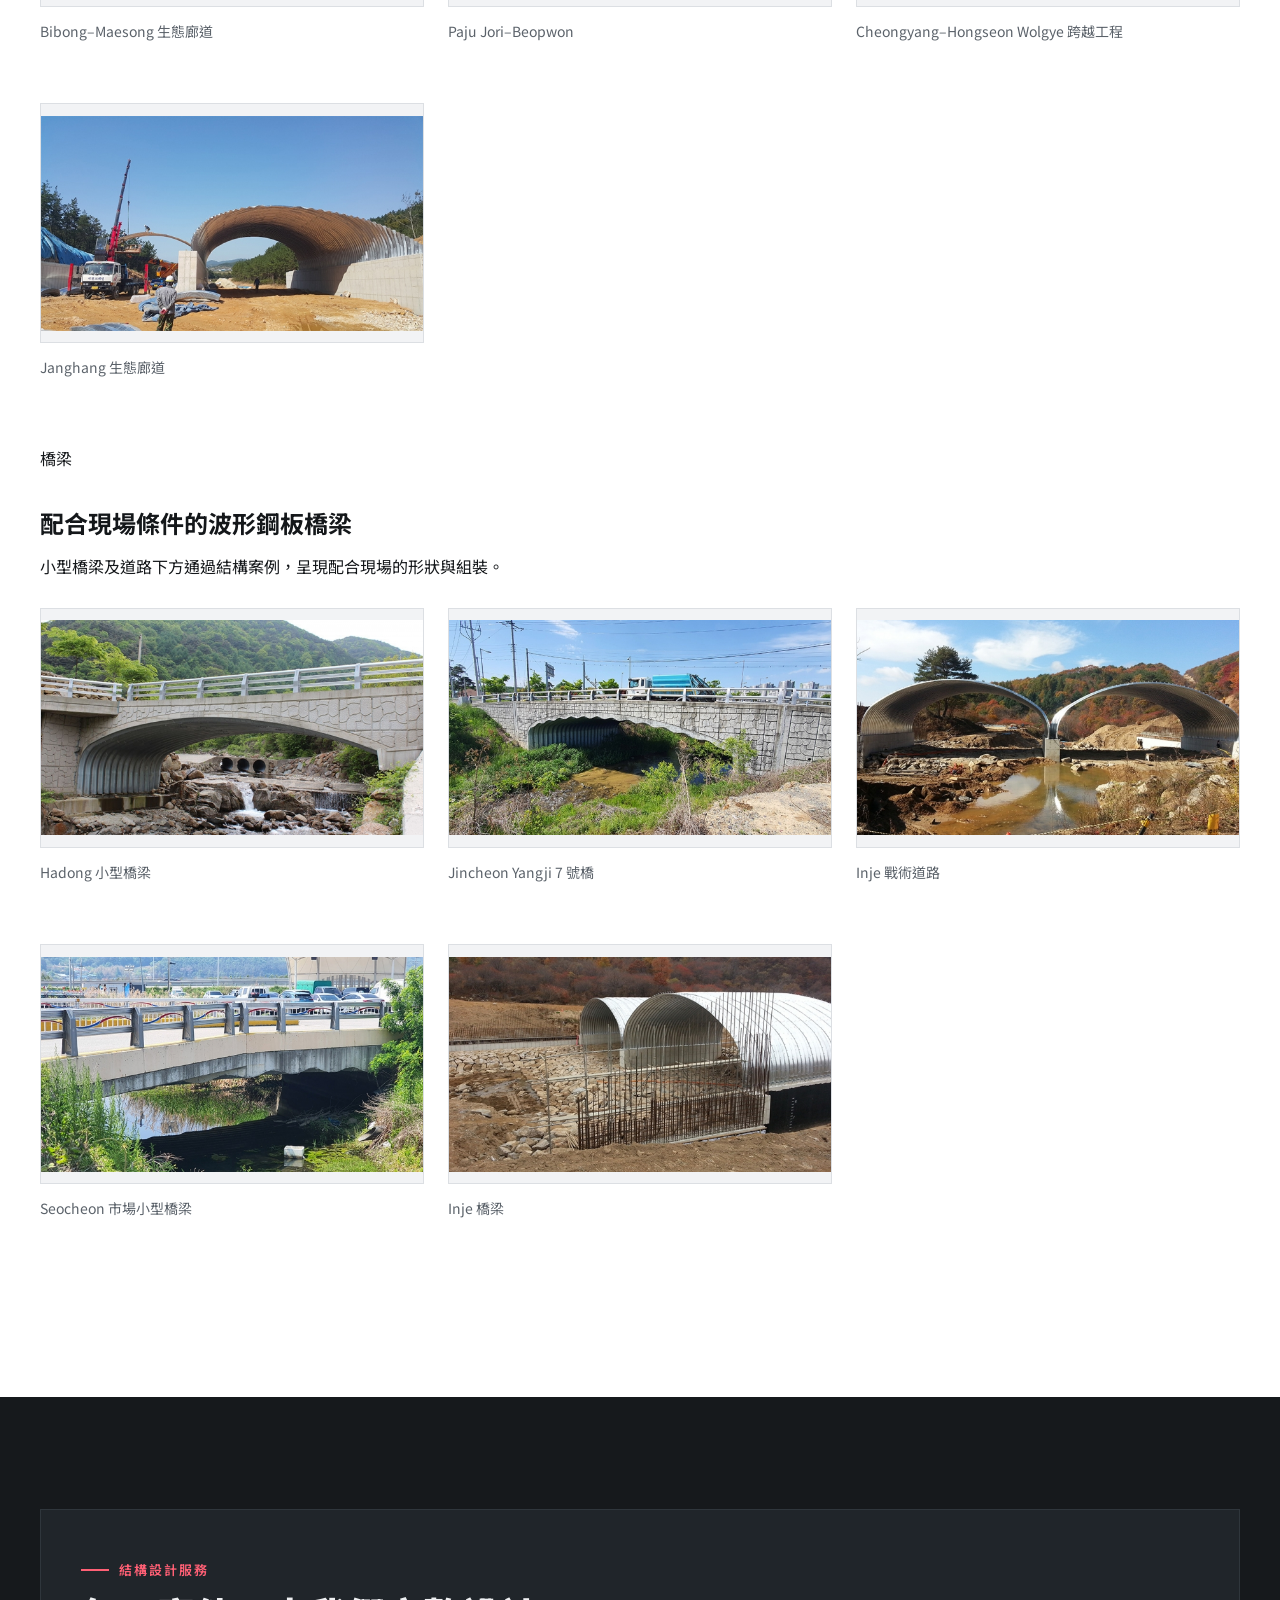
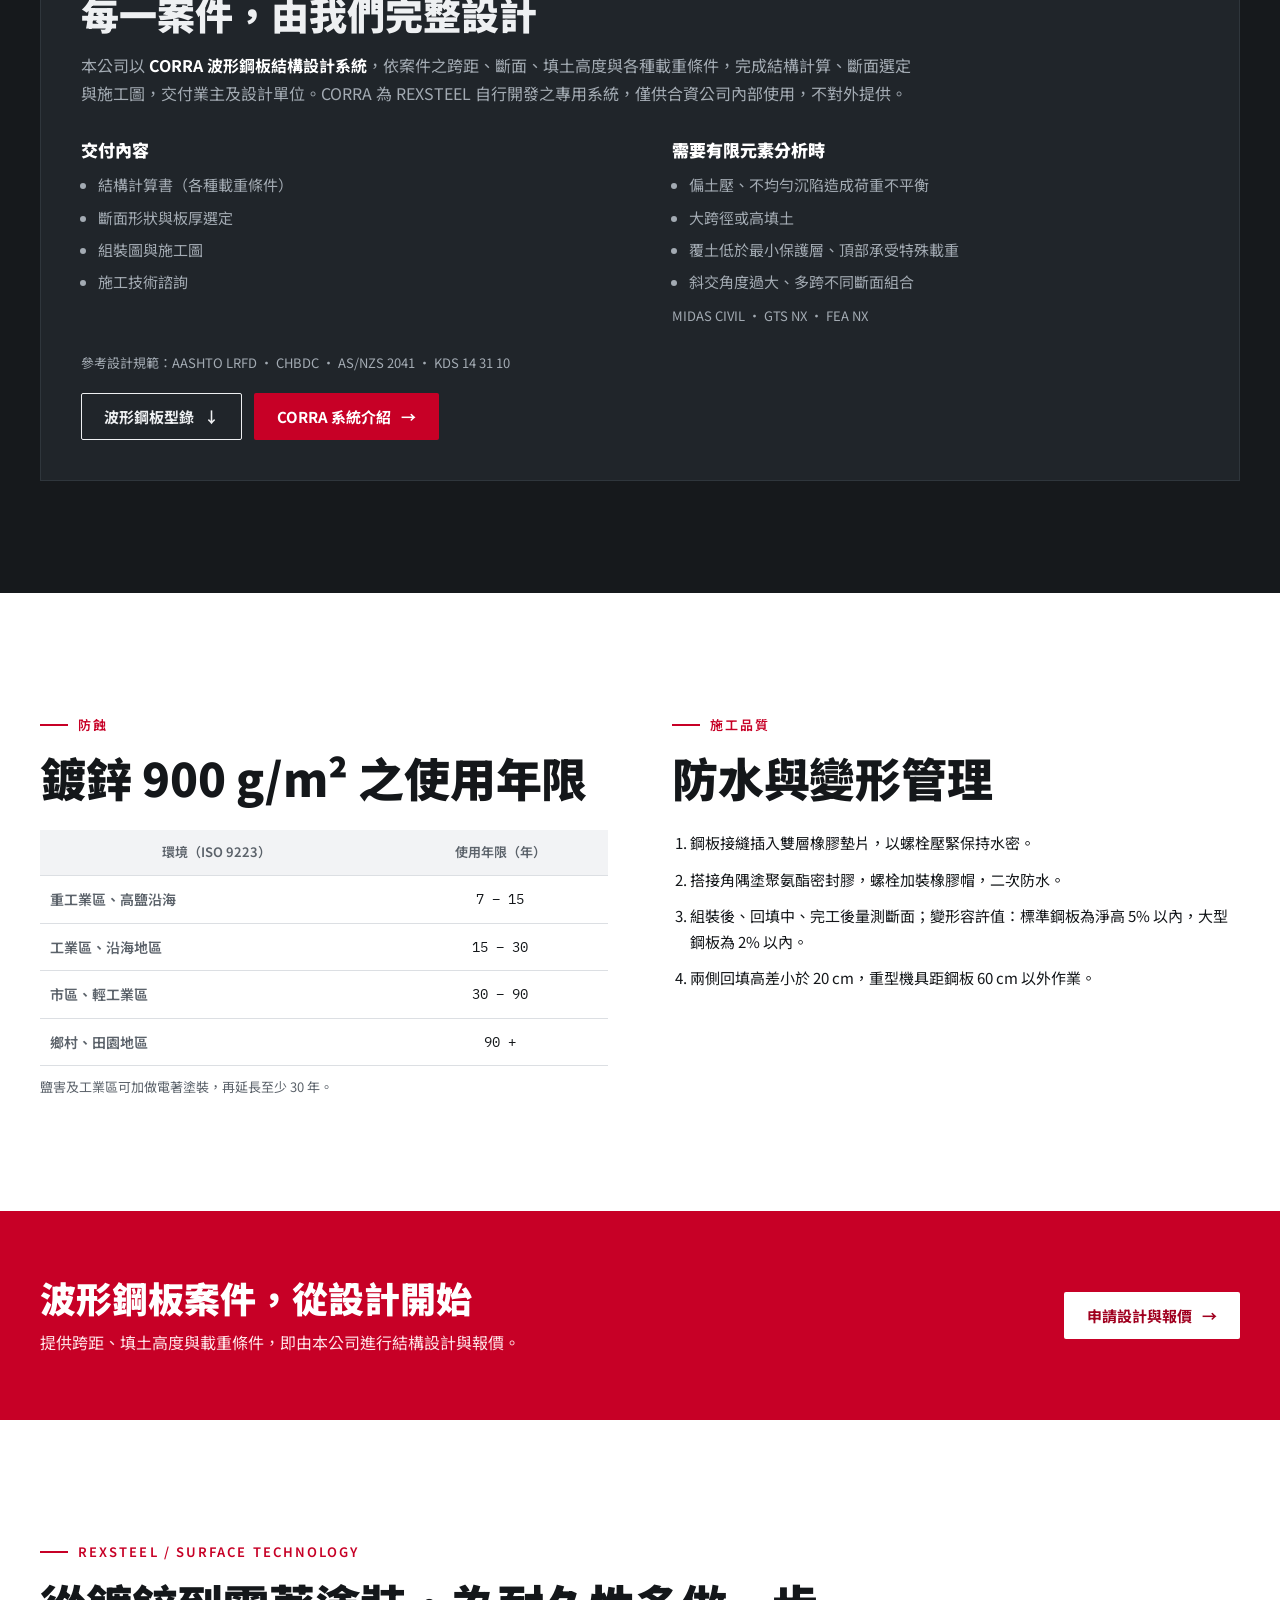
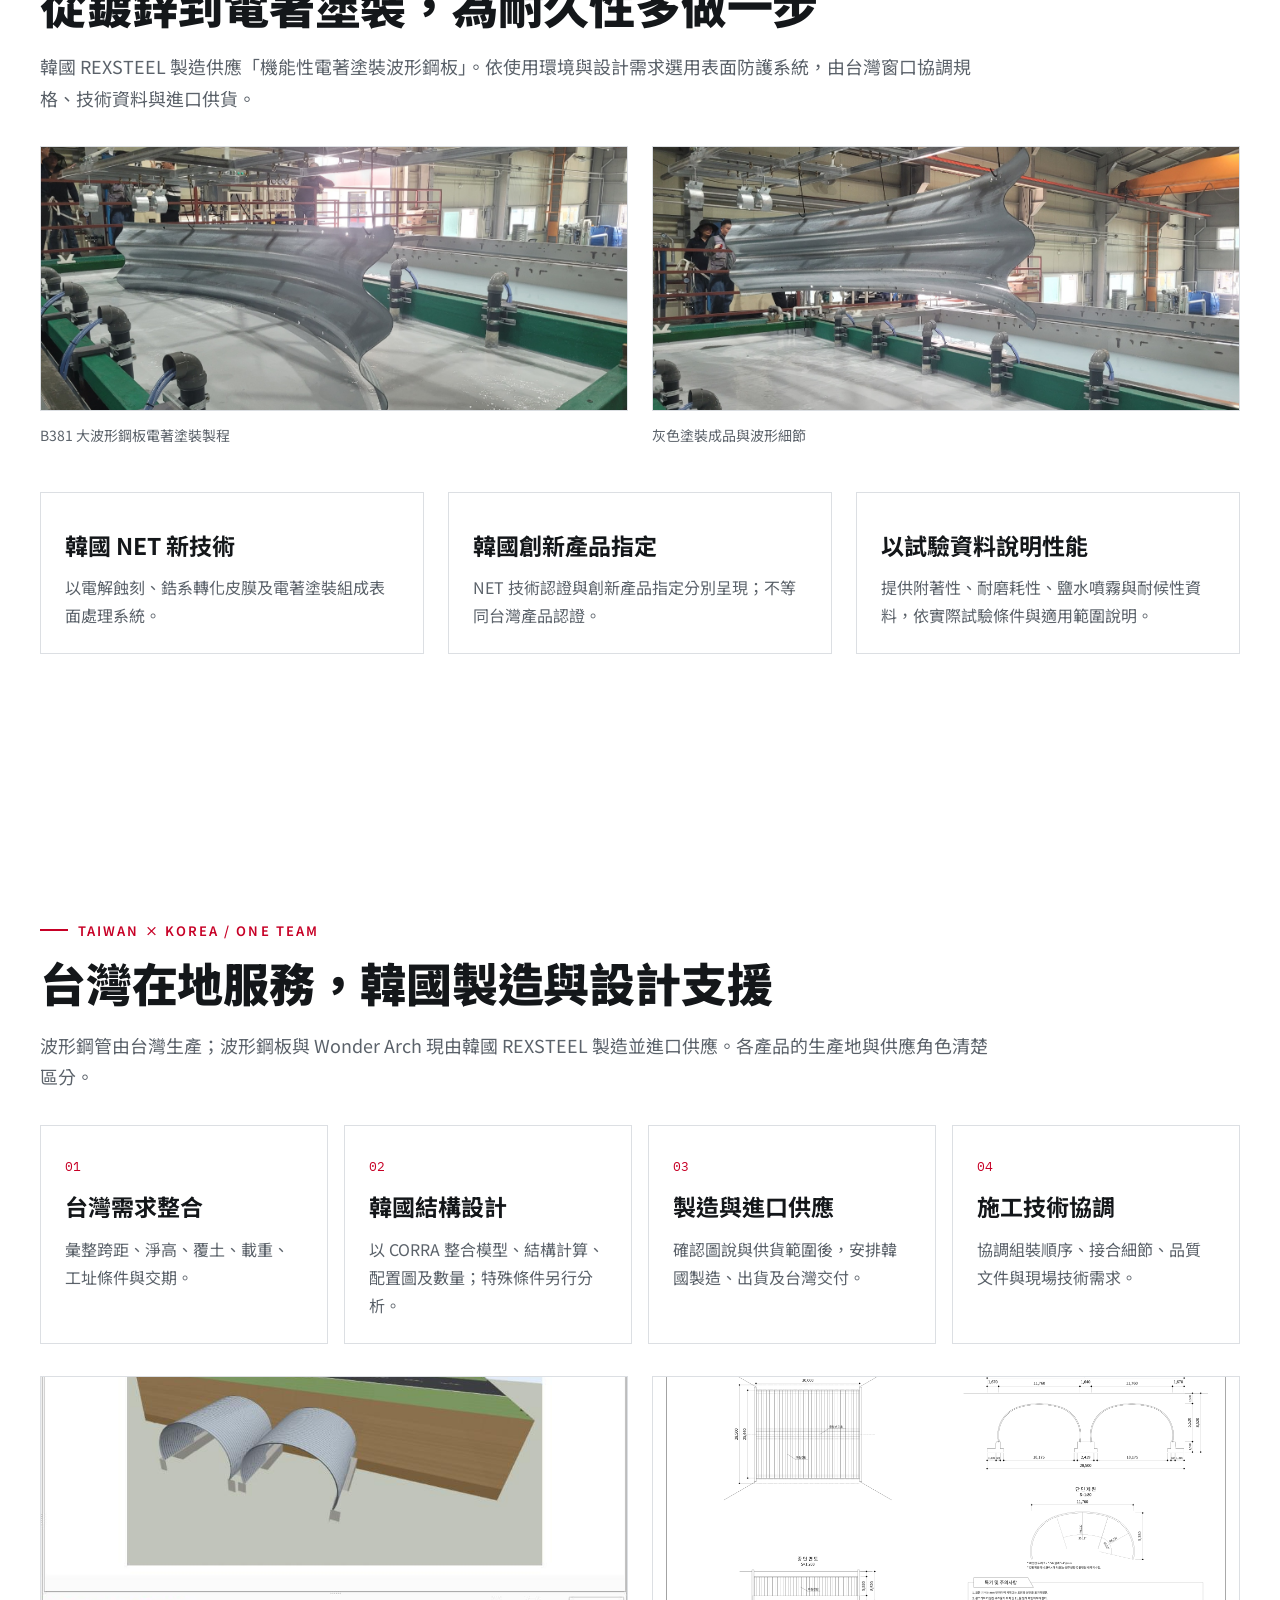
<file: plate.html>
<!DOCTYPE html>

<html class="notranslate" lang="zh-Hant" translate="no">
<head>
<meta charset="utf-8"/><meta content="notranslate" name="google"/>
<meta content="width=device-width,initial-scale=1,viewport-fit=cover" name="viewport"/>
<title>波形鋼板 | REXSTEEL Taiwan</title>
<meta content="波形鋼板結構：REXSTEEL 製造進口，CORRA 完整結構設計。" name="description"/>
<link href="assets/icon.png" rel="icon"/>
<link href="https://fonts.googleapis.com" rel="preconnect"/>
<link crossorigin="" href="https://fonts.gstatic.com" rel="preconnect"/>
<link href="https://fonts.googleapis.com/css2?family=Barlow+Condensed:wght@500;600;700&amp;family=IBM+Plex+Mono:wght@400;500;600;700&amp;family=Noto+Sans+TC:wght@400;500;700;900&amp;family=Noto+Sans+KR:wght@400;500;700;900&amp;display=swap" rel="stylesheet"/>
<link href="style.css" rel="stylesheet"/>
<link href="rexsteel-additions.css?v=20261117-profile-red" rel="stylesheet"/></head>
<body>
<header class="hdr"><div class="wrap">
<a aria-label="雷克斯波形鋼鐵 首頁" class="brand" href="index.html"><img alt="JL / REXSTEEL 雷克斯波形鋼鐵股份有限公司" height="188" src="assets/logo-jv.png" width="900"/></a>
<button aria-controls="menu" aria-expanded="false" aria-label="Menu" class="burger"><span></span><span></span><span></span></button>
<nav class="menu" id="menu"><a href="about.html"><span class="tc">關於我們</span><span class="en">About</span><span class="ko">회사소개</span></a><a class="rx-primary-product" href="products.html"><span class="tc">0RS 波形鋼管</span><span class="en">0RS Pipe</span><span class="ko">파형강관 0RS</span></a><a aria-current="page" href="solutions.html"><span class="tc">鋼板・航空器機堡</span><span class="en">Plate &amp; Shelters</span><span class="ko">파형강판·항공기 격납고</span></a><a href="engineering.html"><span class="tc">技術與設計</span><span class="en">Technology &amp; Design</span><span class="ko">기술·설계</span></a><a href="projects.html"><span class="tc">工程實績</span><span class="en">Projects</span><span class="ko">시공사례</span></a><a href="contact.html"><span class="tc">聯絡・下載</span><span class="en">Contact &amp; Downloads</span><span class="ko">문의·다운로드</span></a></nav>
<div aria-label="Language" class="lang" role="group"><button aria-pressed="true" data-lang="zh-Hant">中文</button><button aria-pressed="false" data-lang="en">EN</button><button aria-pressed="false" data-lang="ko">KR</button></div><a aria-label="韓國 REXSTEEL · 한국 렉스틸" class="rx-korea-logo" href="https://rexsteel.kr/" rel="noopener noreferrer" target="_blank" title="REXSTEEL Korea"><img alt="REXSTEEL Korea" height="24" src="assets/rexsteel-korea-logo.svg" width="120"/><span class="rx-korea-label"><span class="tc">前往韓國 REXSTEEL ↗</span><span class="en">Visit REXSTEEL Korea ↗</span><span class="ko">한국 렉스틸 바로가기 ↗</span></span></a>
</div></header>
<main>
<div class="phero">
<div class="bgimg" style="background-image:url(assets/plate-ecobridge.jpg)"></div>
<div class="wrap">
<div class="crumb"><a href="index.html"><span class="tc">首頁</span><span class="en">Home</span><span class="ko">홈</span></a> / <span class="tc">波形鋼板</span><span class="en">Corrugated steel plate</span><span class="ko">파형강판</span></div>
<h1><span class="tc">波形鋼板結構</span><span class="en">Corrugated steel plate structures</span><span class="ko">파형강판 구조물</span></h1>
<p><span class="tc">涵洞、生態廊道、橋梁、明挖隧道。現階段由 REXSTEEL 韓國工廠製造進口供應，台灣在地生產規劃中；每一案件由本公司提供完整結構設計。</span><span class="en">Culverts, wildlife crossings, bridges and cut-and-cover tunnels. Currently manufactured by REXSTEEL in Korea and imported, with Taiwan production planned. Every project comes with our full structural design.</span><span class="ko">암거, 생태통로, 교량, 개착식 터널. 현재는 REXSTEEL 한국 공장에서 제작해 수입 공급하며 대만 현지 생산을 계획 중입니다. 모든 프로젝트는 당사가 구조설계를 완비해 드립니다.</span></p>
</div>
</div><section class="rx-add rx-routing"><div class="wrap"><h2 class="h2"><span class="tc">韓國製造供應，台灣協調支援</span><span class="en">Korean manufacturing, Taiwan coordination</span><span class="ko">한국 제조·공급, 대만 협의 지원</span></h2><p><span class="tc">台灣在地生產規劃中。現階段由韓國 REXSTEEL 工廠製造並進口供應，台灣 JV 協助在地諮詢與供貨協調，韓國 REXSTEEL 提供製造與技術支援。</span><span class="en">Local production in Taiwan is planned. Products are currently manufactured by REXSTEEL Korea and imported; the Taiwan JV coordinates local enquiries and supply, while Korea provides manufacturing and technical support.</span><span class="ko">대만 현지 생산을 계획 중입니다. 현재는 한국 렉스틸 공장에서 제조해 수입 공급하며, 대만 JV는 현지 상담·공급 협의, 한국 렉스틸은 제조·기술 지원을 담당합니다.</span></p><div class="rx-links"><a class="btn btn-red" href="contact.html#korea-plate"><span class="tc">直接聯絡韓國 REXSTEEL</span><span class="en">Contact Korea directly</span><span class="ko">한국 렉스틸 직접 문의</span> →</a><a class="btn btn-line" href="contact.html#pipe"><span class="tc">透過台灣 JV Popo 洽詢</span><span class="en">Enquire through Taiwan JV Popo</span><span class="ko">대만 JV Popo을 통해 문의</span> →</a></div></div></section>
<nav aria-label="Plate" class="subnav"><div class="wrap">
<a href="#overview"><span class="tc">概要</span><span class="en">Overview</span><span class="ko">개요</span></a><a href="#specs"><span class="tc">產品規格</span><span class="en">Profiles</span><span class="ko">제품 규격</span></a><a href="#shapes"><span class="tc">斷面形狀</span><span class="en">Shapes</span><span class="ko">단면 형상</span></a><a href="#apps"><span class="tc">應用</span><span class="en">Applications</span><span class="ko">적용</span></a><a href="#design"><span class="tc">結構設計</span><span class="en">Design</span><span class="ko">구조설계</span></a><a href="#quality"><span class="tc">防蝕與施工品質</span><span class="en">Durability</span><span class="ko">방식과 시공 품질</span></a>
</div></nav>
<section id="overview">
<div class="wrap split">
<div>
<span class="eyebrow"><span class="tc">什麼是波形鋼板</span><span class="en">What it is</span><span class="ko">파형강판이란</span></span>
<h2 class="h2"><span class="tc">與土壤共同受力的鋼結構</span><span class="en">A steel structure that works with the soil</span><span class="ko">흙과 함께 하중을 받는 강구조</span></h2>
<p class="lead"><span class="tc">在鋼板上壓製一定規格的波形，以提高彎曲剛性、強度與耐久性。埋設後，上方載重產生的垂直土壓由側向土壓平衡，形成環向壓縮狀態，抑制彎矩，以較少材料承受高填土與車輛載重。</span><span class="en">Corrugating steel plate raises its bending stiffness, strength and durability. Once buried, vertical earth pressure is balanced by lateral soil pressure, putting the ring into compression and suppressing bending, so the structure carries high fill and traffic with little material.</span><span class="ko">강판에 일정 규격의 파형을 만들어 휨강성·강도·내구성을 높인 구조재입니다. 매설 후 상부 하중에 의한 연직토압이 측방토압과 균형을 이루어 링 압축 상태가 되고 휨모멘트가 억제되므로, 적은 재료로 높은 성토와 차량하중을 견딥니다.</span></p>
<div class="sheet" style="display:block;margin-top:24px">
<table class="sheet" style="margin-top:0">
<tr><th><span class="tc">供應方式</span><span class="en">Supply</span><span class="ko">공급 방식</span></th><td><span class="tc">REXSTEEL 韓國工廠製造，進口供應</span><span class="en">Made by REXSTEEL in Korea, imported</span><span class="ko">REXSTEEL 한국 공장 제작, 수입 공급</span></td></tr>
<tr><th><span class="tc">在地生產</span><span class="en">Local production</span><span class="ko">현지 생산</span></th><td><span class="tc">台灣生產規劃中</span><span class="en">Planned for Taiwan</span><span class="ko">대만 생산 계획 중</span></td></tr>
<tr><th><span class="tc">結構設計</span><span class="en">Design</span><span class="ko">구조설계</span></th><td><span class="tc">本公司以 CORRA 系統完整設計</span><span class="en">Full design in-house with CORRA</span><span class="ko">당사 CORRA 시스템으로 완전 설계</span></td></tr>
</table>
</div>
</div>
<figure><img alt="波形鋼板地下通道" height="490" loading="lazy" src="assets/plate-underpass.jpg" width="653"/></figure>
</div>
</section>
<section class="dark">
<div class="wrap compare">
<div>
<span class="eyebrow"><span class="tc">與鋼筋混凝土比較</span><span class="en">Versus reinforced concrete</span><span class="ko">철근콘크리트와 비교</span></span>
<h2 class="h2"><span class="tc">更省、更快，<br/>施工中可維持通行</span><span class="en">Cheaper, faster,<br/>traffic keeps moving</span><span class="ko">더 싸고 더 빠르게,<br/>시공 중에도 통행 가능</span></h2>
<p class="lead"><span class="tc">工廠以相同製程生產，品質一致；現場以螺栓組裝，受季節影響小。施工期間車輛可通行，不必另設便道，適合緊急修復。鋼材可 100% 回收。</span><span class="en">Factory-made to one process for consistent quality and bolted together on site with little weather sensitivity. Traffic can pass during construction with no detour, which suits emergency repairs. The steel is 100% recyclable.</span><span class="ko">공장에서 같은 공정으로 만들어 품질이 일정하고, 현장에서는 볼트로 조립해 계절 영향이 적습니다. 시공 중에도 차량이 통행할 수 있어 우회도로가 필요 없고 긴급 복구에 유리합니다. 강재는 100% 재활용됩니다.</span></p>
</div>
<div class="bars">
<div class="bar-g"><h4><span><span class="tc">工程費</span><span class="en">Construction cost</span><span class="ko">공사비</span></span><span>−15 – 30%</span></h4>
<div class="bar"><i class="rc" style="width:100%"><span class="tc">鋼筋混凝土 100%</span><span class="en">RC 100%</span><span class="ko">철근콘크리트 100%</span></i></div>
<div class="bar"><i class="rng" style="left:70%;width:15%"></i><i class="cs" style="width:70%"><span class="tc">波形鋼板 70 – 85%</span><span class="en">Plate 70 – 85%</span><span class="ko">파형강판 70 – 85%</span></i></div></div>
<div class="bar-g"><h4><span><span class="tc">工期</span><span class="en">Programme</span><span class="ko">공기</span></span><span>−40 – 50%</span></h4>
<div class="bar"><i class="rc" style="width:100%"><span class="tc">鋼筋混凝土 100%</span><span class="en">RC 100%</span><span class="ko">철근콘크리트 100%</span></i></div>
<div class="bar"><i class="rng" style="left:50%;width:10%"></i><i class="cs" style="width:50%"><span class="tc">波形鋼板 50 – 60%</span><span class="en">Plate 50 – 60%</span><span class="ko">파형강판 50 – 60%</span></i></div></div>
<p class="bar-note"><span class="tc">資料來源：REXSTEEL 波形鋼板型錄。實際比例依案件條件而定。</span><span class="en">Source: REXSTEEL corrugated plate catalogue. Actual figures depend on the project.</span><span class="ko">자료: REXSTEEL 파형강판 카탈로그. 실제 비율은 현장 조건에 따라 다릅니다.</span></p>
</div>
</div>
</section>
<section id="specs">
<div class="wrap">
<div class="head-row"><div><span class="eyebrow"><span class="tc">產品規格</span><span class="en">Profiles</span><span class="ko">제품 규격</span></span><h2 class="h2"><span class="tc">標準型與大型波形鋼板</span><span class="en">Standard and large-profile plate</span><span class="ko">표준형과 대형 파형강판</span></h2></div>
<p class="lead"><span class="tc">兩種斷面依跨距與填土高度選用。以相同比例繪製。</span><span class="en">Two profiles, chosen by span and fill height. Drawn to the same scale.</span><span class="ko">두 단면을 경간과 성토고에 따라 선택합니다. 같은 비율로 그렸습니다.</span></p></div>
<div class="cols2">
<div class="drawing">
<h3 style="font-size:18px;font-weight:900;padding:18px 18px 0"><span class="tc">標準型</span><span class="en">Standard</span><span class="ko">표준형</span> · 150 × 50</h3>
<svg aria-hidden="true" viewbox="0 0 480 135"><path d="M40.0,44.0 L40.7,44.0 L41.4,44.0 L42.1,44.1 L42.8,44.1 L43.5,44.2 L44.2,44.2 L44.8,44.3 L45.5,44.4 L46.2,44.6 L46.9,44.7 L47.6,44.8 L48.3,45.0 L48.9,45.2 L49.6,45.3 L50.3,45.5 L50.9,45.7 L51.6,46.0 L52.2,46.2 L52.9,46.4 L53.5,46.7 L54.2,47.0 L54.8,47.3 L55.4,47.6 L56.0,47.9 L56.7,48.2 L57.3,48.5 L57.9,48.9 L58.5,49.2 L59.0,49.6 L59.6,50.0 L60.2,50.4 L60.8,50.8 L61.3,51.2 L61.9,51.6 L62.4,52.1 L62.9,52.5 L63.5,53.0 L64.0,53.5 L64.5,53.9 L65.0,54.4 L101.0,90.9 L101.5,91.4 L102.0,91.9 L102.5,92.3 L103.1,92.8 L103.6,93.3 L104.1,93.7 L104.7,94.1 L105.2,94.5 L105.8,94.9 L106.4,95.3 L107.0,95.7 L107.5,96.1 L108.1,96.4 L108.7,96.8 L109.3,97.1 L110.0,97.5 L110.6,97.8 L111.2,98.1 L111.8,98.3 L112.5,98.6 L113.1,98.9 L113.8,99.1 L114.4,99.4 L115.1,99.6 L115.7,99.8 L116.4,100.0 L117.1,100.2 L117.7,100.3 L118.4,100.5 L119.1,100.6 L119.8,100.8 L120.5,100.9 L121.2,101.0 L121.8,101.1 L122.5,101.2 L123.2,101.2 L123.9,101.3 L124.6,101.3 L125.3,101.3 L126.0,101.3 L126.0,101.3 L126.7,101.3 L127.4,101.3 L128.1,101.3 L128.8,101.2 L129.5,101.2 L130.2,101.1 L130.8,101.0 L131.5,100.9 L132.2,100.8 L132.9,100.6 L133.6,100.5 L134.3,100.3 L134.9,100.2 L135.6,100.0 L136.3,99.8 L136.9,99.6 L137.6,99.4 L138.2,99.1 L138.9,98.9 L139.5,98.6 L140.2,98.3 L140.8,98.1 L141.4,97.8 L142.0,97.5 L142.7,97.1 L143.3,96.8 L143.9,96.4 L144.5,96.1 L145.0,95.7 L145.6,95.3 L146.2,94.9 L146.8,94.5 L147.3,94.1 L147.9,93.7 L148.4,93.3 L148.9,92.8 L149.5,92.3 L150.0,91.9 L150.5,91.4 L151.0,90.9 L187.0,54.4 L187.5,53.9 L188.0,53.5 L188.5,53.0 L189.1,52.5 L189.6,52.1 L190.1,51.6 L190.7,51.2 L191.2,50.8 L191.8,50.4 L192.4,50.0 L193.0,49.6 L193.5,49.2 L194.1,48.9 L194.7,48.5 L195.3,48.2 L196.0,47.9 L196.6,47.6 L197.2,47.3 L197.8,47.0 L198.5,46.7 L199.1,46.4 L199.8,46.2 L200.4,46.0 L201.1,45.7 L201.7,45.5 L202.4,45.3 L203.1,45.2 L203.7,45.0 L204.4,44.8 L205.1,44.7 L205.8,44.6 L206.5,44.4 L207.2,44.3 L207.8,44.2 L208.5,44.2 L209.2,44.1 L209.9,44.1 L210.6,44.0 L211.3,44.0 L212.0,44.0 L212.0,44.0 L212.7,44.0 L213.4,44.0 L214.1,44.1 L214.8,44.1 L215.5,44.2 L216.2,44.2 L216.8,44.3 L217.5,44.4 L218.2,44.6 L218.9,44.7 L219.6,44.8 L220.3,45.0 L220.9,45.2 L221.6,45.3 L222.3,45.5 L222.9,45.7 L223.6,46.0 L224.2,46.2 L224.9,46.4 L225.5,46.7 L226.2,47.0 L226.8,47.3 L227.4,47.6 L228.0,47.9 L228.7,48.2 L229.3,48.5 L229.9,48.9 L230.5,49.2 L231.0,49.6 L231.6,50.0 L232.2,50.4 L232.8,50.8 L233.3,51.2 L233.9,51.6 L234.4,52.1 L234.9,52.5 L235.5,53.0 L236.0,53.5 L236.5,53.9 L237.0,54.4 L273.0,90.9 L273.5,91.4 L274.0,91.9 L274.5,92.3 L275.1,92.8 L275.6,93.3 L276.1,93.7 L276.7,94.1 L277.2,94.5 L277.8,94.9 L278.4,95.3 L279.0,95.7 L279.5,96.1 L280.1,96.4 L280.7,96.8 L281.3,97.1 L282.0,97.5 L282.6,97.8 L283.2,98.1 L283.8,98.3 L284.5,98.6 L285.1,98.9 L285.8,99.1 L286.4,99.4 L287.1,99.6 L287.7,99.8 L288.4,100.0 L289.1,100.2 L289.7,100.3 L290.4,100.5 L291.1,100.6 L291.8,100.8 L292.5,100.9 L293.2,101.0 L293.8,101.1 L294.5,101.2 L295.2,101.2 L295.9,101.3 L296.6,101.3 L297.3,101.3 L298.0,101.3 L298.0,101.3 L298.7,101.3 L299.4,101.3 L300.1,101.3 L300.8,101.2 L301.5,101.2 L302.2,101.1 L302.8,101.0 L303.5,100.9 L304.2,100.8 L304.9,100.6 L305.6,100.5 L306.3,100.3 L306.9,100.2 L307.6,100.0 L308.3,99.8 L308.9,99.6 L309.6,99.4 L310.2,99.1 L310.9,98.9 L311.5,98.6 L312.2,98.3 L312.8,98.1 L313.4,97.8 L314.0,97.5 L314.7,97.1 L315.3,96.8 L315.9,96.4 L316.5,96.1 L317.0,95.7 L317.6,95.3 L318.2,94.9 L318.8,94.5 L319.3,94.1 L319.9,93.7 L320.4,93.3 L320.9,92.8 L321.5,92.3 L322.0,91.9 L322.5,91.4 L323.0,90.9 L359.0,54.4 L359.5,53.9 L360.0,53.5 L360.5,53.0 L361.1,52.5 L361.6,52.1 L362.1,51.6 L362.7,51.2 L363.2,50.8 L363.8,50.4 L364.4,50.0 L365.0,49.6 L365.5,49.2 L366.1,48.9 L366.7,48.5 L367.3,48.2 L368.0,47.9 L368.6,47.6 L369.2,47.3 L369.8,47.0 L370.5,46.7 L371.1,46.4 L371.8,46.2 L372.4,46.0 L373.1,45.7 L373.7,45.5 L374.4,45.3 L375.1,45.2 L375.7,45.0 L376.4,44.8 L377.1,44.7 L377.8,44.6 L378.5,44.4 L379.2,44.3 L379.8,44.2 L380.5,44.2 L381.2,44.1 L381.9,44.1 L382.6,44.0 L383.3,44.0 L384.0,44.0" fill="none" stroke="var(--red)" stroke-linejoin="round" stroke-width="4.5"></path><g fill="none" stroke="var(--muted)" stroke-width="1"><line x1="40.0" x2="212.0" y1="22" y2="22"></line><line x1="40.0" x2="40.0" y1="16" y2="38"></line><line x1="212.0" x2="212.0" y1="16" y2="38"></line><line x1="402.0" x2="402.0" y1="44.0" y2="101.3"></line><line x1="396.0" x2="408.0" y1="44.0" y2="44.0"></line><line x1="396.0" x2="408.0" y1="101.3" y2="101.3"></line></g><g fill="var(--ink)" font-family="IBM Plex Mono,monospace" font-size="12"><text text-anchor="middle" x="126.0" y="17">P 150</text><text x="412.0" y="76.7">D 50</text></g></svg>
<div class="tb"><span><span class="tc">波距 150 mm · 波深 50 mm</span><span class="en">Pitch 150 mm · depth 50 mm</span><span class="ko">피치 150 mm · 깊이 50 mm</span></span><span><span class="tc">中小跨徑涵洞</span><span class="en">Small to medium spans</span><span class="ko">중소 경간 암거</span></span></div>
</div>
<div class="drawing">
<h3 style="font-size:18px;font-weight:900;padding:18px 18px 0">REX-B381 · <span class="tc">大型</span><span class="en">Large</span><span class="ko">대형</span> 381 × 140</h3>
<svg aria-hidden="true" viewbox="0 0 480 141"><path d="M40.0,44.0 L41.0,44.0 L42.1,44.1 L43.1,44.1 L44.2,44.2 L45.2,44.3 L46.3,44.5 L47.3,44.6 L48.3,44.8 L49.3,45.1 L50.4,45.3 L51.4,45.6 L52.4,45.9 L53.4,46.2 L54.4,46.5 L55.3,46.9 L56.3,47.3 L57.3,47.7 L58.2,48.2 L59.2,48.7 L60.1,49.1 L61.0,49.7 L61.9,50.2 L62.8,50.8 L63.7,51.3 L64.5,51.9 L65.3,52.6 L66.2,53.2 L67.0,53.9 L67.8,54.6 L68.5,55.3 L69.3,56.0 L70.0,56.7 L70.8,57.5 L71.5,58.3 L72.1,59.1 L72.8,59.9 L73.4,60.7 L74.0,61.6 L74.6,62.4 L75.2,63.3 L90.8,87.7 L91.4,88.6 L92.0,89.5 L92.6,90.3 L93.2,91.2 L93.9,92.0 L94.5,92.8 L95.2,93.6 L96.0,94.3 L96.7,95.1 L97.5,95.8 L98.2,96.5 L99.0,97.2 L99.8,97.8 L100.7,98.5 L101.5,99.1 L102.3,99.7 L103.2,100.3 L104.1,100.9 L105.0,101.4 L105.9,101.9 L106.8,102.4 L107.8,102.9 L108.7,103.3 L109.7,103.7 L110.7,104.1 L111.6,104.5 L112.6,104.9 L113.6,105.2 L114.6,105.5 L115.6,105.8 L116.7,106.0 L117.7,106.2 L118.7,106.4 L119.7,106.6 L120.8,106.7 L121.8,106.9 L122.9,106.9 L123.9,107.0 L125.0,107.1 L126.0,107.1 L126.0,107.1 L127.0,107.1 L128.1,107.0 L129.1,106.9 L130.2,106.9 L131.2,106.7 L132.3,106.6 L133.3,106.4 L134.3,106.2 L135.3,106.0 L136.4,105.8 L137.4,105.5 L138.4,105.2 L139.4,104.9 L140.4,104.5 L141.3,104.1 L142.3,103.7 L143.3,103.3 L144.2,102.9 L145.2,102.4 L146.1,101.9 L147.0,101.4 L147.9,100.9 L148.8,100.3 L149.7,99.7 L150.5,99.1 L151.3,98.5 L152.2,97.8 L153.0,97.2 L153.8,96.5 L154.5,95.8 L155.3,95.1 L156.0,94.3 L156.8,93.6 L157.5,92.8 L158.1,92.0 L158.8,91.2 L159.4,90.3 L160.0,89.5 L160.6,88.6 L161.2,87.7 L176.8,63.3 L177.4,62.4 L178.0,61.6 L178.6,60.7 L179.2,59.9 L179.9,59.1 L180.5,58.3 L181.2,57.5 L182.0,56.7 L182.7,56.0 L183.5,55.3 L184.2,54.6 L185.0,53.9 L185.8,53.2 L186.7,52.6 L187.5,51.9 L188.3,51.3 L189.2,50.8 L190.1,50.2 L191.0,49.7 L191.9,49.1 L192.8,48.7 L193.8,48.2 L194.7,47.7 L195.7,47.3 L196.7,46.9 L197.6,46.5 L198.6,46.2 L199.6,45.9 L200.6,45.6 L201.6,45.3 L202.7,45.1 L203.7,44.8 L204.7,44.6 L205.7,44.5 L206.8,44.3 L207.8,44.2 L208.9,44.1 L209.9,44.1 L211.0,44.0 L212.0,44.0 L212.0,44.0 L213.0,44.0 L214.1,44.1 L215.1,44.1 L216.2,44.2 L217.2,44.3 L218.3,44.5 L219.3,44.6 L220.3,44.8 L221.3,45.1 L222.4,45.3 L223.4,45.6 L224.4,45.9 L225.4,46.2 L226.4,46.5 L227.3,46.9 L228.3,47.3 L229.3,47.7 L230.2,48.2 L231.2,48.7 L232.1,49.1 L233.0,49.7 L233.9,50.2 L234.8,50.8 L235.7,51.3 L236.5,51.9 L237.3,52.6 L238.2,53.2 L239.0,53.9 L239.8,54.6 L240.5,55.3 L241.3,56.0 L242.0,56.7 L242.8,57.5 L243.5,58.3 L244.1,59.1 L244.8,59.9 L245.4,60.7 L246.0,61.6 L246.6,62.4 L247.2,63.3 L262.8,87.7 L263.4,88.6 L264.0,89.5 L264.6,90.3 L265.2,91.2 L265.9,92.0 L266.5,92.8 L267.2,93.6 L268.0,94.3 L268.7,95.1 L269.5,95.8 L270.2,96.5 L271.0,97.2 L271.8,97.8 L272.7,98.5 L273.5,99.1 L274.3,99.7 L275.2,100.3 L276.1,100.9 L277.0,101.4 L277.9,101.9 L278.8,102.4 L279.8,102.9 L280.7,103.3 L281.7,103.7 L282.7,104.1 L283.6,104.5 L284.6,104.9 L285.6,105.2 L286.6,105.5 L287.6,105.8 L288.7,106.0 L289.7,106.2 L290.7,106.4 L291.7,106.6 L292.8,106.7 L293.8,106.9 L294.9,106.9 L295.9,107.0 L297.0,107.1 L298.0,107.1 L298.0,107.1 L299.0,107.1 L300.1,107.0 L301.1,106.9 L302.2,106.9 L303.2,106.7 L304.3,106.6 L305.3,106.4 L306.3,106.2 L307.3,106.0 L308.4,105.8 L309.4,105.5 L310.4,105.2 L311.4,104.9 L312.4,104.5 L313.3,104.1 L314.3,103.7 L315.3,103.3 L316.2,102.9 L317.2,102.4 L318.1,101.9 L319.0,101.4 L319.9,100.9 L320.8,100.3 L321.7,99.7 L322.5,99.1 L323.3,98.5 L324.2,97.8 L325.0,97.2 L325.8,96.5 L326.5,95.8 L327.3,95.1 L328.0,94.3 L328.8,93.6 L329.5,92.8 L330.1,92.0 L330.8,91.2 L331.4,90.3 L332.0,89.5 L332.6,88.6 L333.2,87.7 L348.8,63.3 L349.4,62.4 L350.0,61.6 L350.6,60.7 L351.2,59.9 L351.9,59.1 L352.5,58.3 L353.2,57.5 L354.0,56.7 L354.7,56.0 L355.5,55.3 L356.2,54.6 L357.0,53.9 L357.8,53.2 L358.7,52.6 L359.5,51.9 L360.3,51.3 L361.2,50.8 L362.1,50.2 L363.0,49.7 L363.9,49.1 L364.8,48.7 L365.8,48.2 L366.7,47.7 L367.7,47.3 L368.7,46.9 L369.6,46.5 L370.6,46.2 L371.6,45.9 L372.6,45.6 L373.6,45.3 L374.7,45.1 L375.7,44.8 L376.7,44.6 L377.7,44.5 L378.8,44.3 L379.8,44.2 L380.9,44.1 L381.9,44.1 L383.0,44.0 L384.0,44.0" fill="none" stroke="var(--red)" stroke-linejoin="round" stroke-width="2.3"></path><g fill="none" stroke="var(--muted)" stroke-width="1"><line x1="40.0" x2="212.0" y1="22" y2="22"></line><line x1="40.0" x2="40.0" y1="16" y2="38"></line><line x1="212.0" x2="212.0" y1="16" y2="38"></line><line x1="402.0" x2="402.0" y1="44.0" y2="107.1"></line><line x1="396.0" x2="408.0" y1="44.0" y2="44.0"></line><line x1="396.0" x2="408.0" y1="107.1" y2="107.1"></line></g><g fill="var(--ink)" font-family="IBM Plex Mono,monospace" font-size="12"><text text-anchor="middle" x="126.0" y="17">P 381</text><text x="412.0" y="79.5">D 140</text></g></svg>
<div class="tb"><span><span class="tc">波距 381 mm · 波深 140 mm · t 3.4 – 8.0 mm</span><span class="en">Pitch 381 · depth 140 · t 3.4 – 8.0 mm</span><span class="ko">피치 381 mm · 깊이 140 mm · t 3.4 – 8.0 mm</span></span><span><span class="tc">大跨徑 · 高填土</span><span class="en">Long span · high fill</span><span class="ko">장경간 · 고성토</span></span></div>
</div>
</div>
<div class="wa-prod plate" style="margin-top:28px"><figure class="big"><img alt="REX-B381 波形鋼板" loading="lazy" src="assets/plate-b381-panel.jpg"/><figcaption><span class="tc">REX-B381 單片板材 · 螺栓孔配置</span><span class="en">REX-B381 plate · bolt-hole layout</span><span class="ko">REX-B381 단위 판 · 볼트 구멍 배치</span></figcaption></figure><figure><img alt="" loading="lazy" src="assets/plate-surface.jpg"/><figcaption><span class="tc">大型波形鋼板表面</span><span class="en">Large-profile plate surface</span><span class="ko">대형 파형강판 표면</span></figcaption></figure><figure><img alt="" loading="lazy" src="assets/plate-stack.jpg"/><figcaption><span class="tc">出貨前板材</span><span class="en">Plates ready for shipment</span><span class="ko">출하 대기 판재</span></figcaption></figure></div>
<div class="feat" style="margin-top:40px">
<div><span class="n">×3</span><h3><span class="tc">承載力三倍以上</span><span class="en">Over 3× capacity</span><span class="ko">지지력 3배 이상</span></h3><p><span class="tc">REX-B381 將波距與波深加大三倍以上，抵抗高填土與偏土壓造成的應力集中。</span><span class="en">REX-B381 triples pitch and depth to resist stress concentration from high fill and eccentric pressure.</span><span class="ko">REX-B381은 피치와 깊이를 3배 이상 키워 고성토와 편토압에 의한 응력집중에 저항합니다.</span></p></div>
<div><span class="n">ROLL</span><h3><span class="tc">輥軋成型</span><span class="en">Roll formed</span><span class="ko">롤 성형</span></h3><p><span class="tc">以輥軋取代沖壓彎曲，規格精度更高。</span><span class="en">Roll forming instead of press bending for tighter tolerances.</span><span class="ko">프레스 절곡 대신 롤 성형으로 치수 정밀도가 높습니다.</span></p></div>
<div><span class="n">7.2 m</span><h3><span class="tc">單片更長</span><span class="en">Longer plates</span><span class="ko">더 긴 판</span></h3><p><span class="tc">圓周方向單片長度由 4.7 m 延長至 7.2 m，接縫與螺栓更少。</span><span class="en">Circumferential plate length up to 7.2 m (from 4.7 m): fewer seams and bolts.</span><span class="ko">원주방향 판 길이를 4.7 m에서 7.2 m로 늘려 이음과 볼트가 적습니다.</span></p></div>
<div><span class="n">900</span><h3><span class="tc">熱浸鍍鋅</span><span class="en">Hot-dip galvanized</span><span class="ko">용융아연도금</span></h3><p><span class="tc">雙面鍍鋅量 900 g/m² 以上。</span><span class="en">Zinc coating ≥ 900 g/m² (both sides).</span><span class="ko">양면 도금량 900 g/m² 이상.</span></p></div>
<div><span class="n">NET</span><h3><span class="tc">電著塗裝</span><span class="en">E-coating</span><span class="ko">전착도장</span></h3><p><span class="tc">鹽害及工業區可加做 NET 認證電著塗裝，延長使用年限。</span><span class="en">NET-certified electrodeposition coating extends life in coastal and industrial zones.</span><span class="ko">염해·공업지역에는 NET 인증 전착도장을 추가해 수명을 늘릴 수 있습니다.</span></p></div>
</div>
</div>
</section>
<section class="soft" id="shapes">
<div class="wrap">
<div class="head-row"><div><span class="eyebrow"><span class="tc">斷面形狀</span><span class="en">Shapes</span><span class="ko">단면 형상</span></span><h2 class="h2"><span class="tc">依跨距與淨高選擇</span><span class="en">Chosen by span and rise</span><span class="ko">경간과 높이에 따라 선택</span></h2></div></div>
<div class="shapes">
<figure><svg viewbox="0 0 160 110"><circle cx="80" cy="56" fill="none" r="40" stroke="var(--red)" stroke-width="5"></circle><line stroke="var(--line)" stroke-width="2" x1="10" x2="150" y1="100" y2="100"></line></svg><figcaption><span class="tc">圓形</span><span class="en">Round</span><span class="ko">원형</span></figcaption></figure>
<figure><svg viewbox="0 0 160 110"><ellipse cx="80" cy="60" fill="none" rx="56" ry="36" stroke="var(--red)" stroke-width="5"></ellipse><line stroke="var(--line)" stroke-width="2" x1="10" x2="150" y1="100" y2="100"></line></svg><figcaption><span class="tc">水平橢圓</span><span class="en">Horizontal ellipse</span><span class="ko">수평 타원</span></figcaption></figure>
<figure><svg viewbox="0 0 160 110"><path d="M30 92 C 22 40, 50 18, 80 18 C 110 18, 138 40, 130 92 Q 80 104 30 92 Z" fill="none" stroke="var(--red)" stroke-width="5"></path><line stroke="var(--line)" stroke-width="2" x1="10" x2="150" y1="100" y2="100"></line></svg><figcaption><span class="tc">管拱</span><span class="en">Pipe arch</span><span class="ko">파이프 아치</span></figcaption></figure>
<figure><svg viewbox="0 0 160 110"><path d="M34 94 C 22 30, 58 14, 80 14 C 102 14, 138 30, 126 94 Q 80 100 34 94 Z" fill="none" stroke="var(--red)" stroke-width="5"></path><line stroke="var(--line)" stroke-width="2" x1="10" x2="150" y1="100" y2="100"></line></svg><figcaption><span class="tc">地下通道</span><span class="en">Underpass</span><span class="ko">지하통로형</span></figcaption></figure>
<figure><svg viewbox="0 0 160 110"><path d="M22 96 A 58 58 0 0 1 138 96" fill="none" stroke="var(--red)" stroke-width="5"></path><line stroke="var(--line)" stroke-width="2" x1="10" x2="150" y1="96" y2="96"></line></svg><figcaption><span class="tc">半圓拱</span><span class="en">Half-round arch</span><span class="ko">반원 아치</span></figcaption></figure>
<figure><svg viewbox="0 0 160 110"><path d="M30 96 L 30 70 C 30 26, 130 26, 130 70 L 130 96" fill="none" stroke="var(--red)" stroke-width="5"></path><line stroke="var(--line)" stroke-width="2" x1="10" x2="150" y1="96" y2="96"></line></svg><figcaption><span class="tc">高拱</span><span class="en">High arch</span><span class="ko">하이 아치</span></figcaption></figure>
<figure><svg viewbox="0 0 160 110"><path d="M16 96 C 30 46, 130 46, 144 96" fill="none" stroke="var(--red)" stroke-width="5"></path><line stroke="var(--line)" stroke-width="2" x1="10" x2="150" y1="96" y2="96"></line></svg><figcaption><span class="tc">低拱</span><span class="en">Low arch</span><span class="ko">로우 아치</span></figcaption></figure>
<figure><svg viewbox="0 0 160 110"><path d="M22 96 L 22 52 Q 22 34 42 32 L 118 32 Q 138 34 138 52 L 138 96" fill="none" stroke="var(--red)" stroke-width="5"></path><line stroke="var(--line)" stroke-width="2" x1="10" x2="150" y1="96" y2="96"></line></svg><figcaption><span class="tc">箱型</span><span class="en">Box culvert</span><span class="ko">박스형</span></figcaption></figure>
</div>
</div>
</section>
<section id="apps">
<div class="wrap">
<div class="head-row"><div><span class="eyebrow"><span class="tc">應用領域</span><span class="en">Applications</span><span class="ko">적용 분야</span></span><h2 class="h2"><span class="tc">台灣與韓國施工實例</span><span class="en">Projects in Taiwan and Korea</span><span class="ko">대만·한국 시공 사례</span></h2></div>
<p class="lead"><span class="tc">涵洞與通水路、生態廊道、橋梁、明挖隧道、礦山、防護設施、滯洪池、既有結構補強與建築物。台灣山區道路已有拱形結構實績，詳見<a href="projects.html#taiwan">工程實績</a>。</span><span class="en">Culverts and channels, wildlife crossings, bridges, cut-and-cover tunnels, mines, protective structures, detention tanks, rehabilitation and buildings. Plate arches have already been built on Taiwan mountain roads; see the <a href="projects.html#taiwan">project record</a>.</span><span class="ko">암거·수로, 생태통로, 교량, 개착식 터널, 광산, 방호시설, 저류조, 기존 구조물 보강, 건축물. 대만 산간도로에 아치 구조물 실적이 있습니다. <a href="projects.html#taiwan">시공 실적</a> 참조.</span></p></div>
<div class="apps">
<a class="rx-app-link" data-case-target="taiwan" href="#taiwan-projects"><div class="app"><img alt="" loading="lazy" src="assets/tw-IMG_2306.jpg"/><div class="c"><h3><span class="tc">台灣 · 山區道路拱形結構</span><span class="en">Taiwan · mountain road arch</span><span class="ko">대만 · 산간도로 아치</span></h3><p><span class="tc">大型波形鋼板 REX-B381</span><span class="en">Large-profile plate REX-B381</span><span class="ko">대형 파형강판 REX-B381</span></p></div></div></a>
<a class="rx-app-link" data-case-target="ecology" href="#rexsteel-projects-tc-case-ecology"><div class="app"><img alt="" loading="lazy" src="assets/plate-ecobridge.jpg"/><div class="c"><h3><span class="tc">生態廊道</span><span class="en">Wildlife crossing</span><span class="ko">생태통로</span></h3><p><span class="tc">跨越道路之動物通道</span><span class="en">Animal bridges over highways</span><span class="ko">도로를 건너는 동물 통로</span></p></div></div></a>
<a class="rx-app-link" data-case-target="waterway" href="#rexsteel-projects-tc-case-waterway"><div class="app"><img alt="排水涵洞 · Drainage culvert · 통수로 암거" loading="lazy" src="assets/plate-tunnel.jpg"/><div class="c"><h3><span class="tc">排水涵洞</span><span class="en">Drainage culvert</span><span class="ko">통수로·암거</span></h3><p><span class="tc">波形鋼板拱形通水結構</span><span class="en">Corrugated steel arch waterway</span><span class="ko">파형강판 아치 통수 구조</span></p></div></div></a>
<a class="rx-app-link" data-case-target="ammunition" href="#rexsteel-projects-tc-case-ammunition"><div class="app"><img alt="覆土式彈藥庫 · Earth-covered ammunition storage · 복토형 탄약고" loading="lazy" src="assets/plate-culvert.jpg"/><div class="c"><h3><span class="tc">彈藥庫</span><span class="en">Ammunition storage</span><span class="ko">탄약고</span></h3><p><span class="tc">覆土式彈藥儲存設施</span><span class="en">Earth-covered ammunition storage structure</span><span class="ko">복토형 탄약 저장시설</span></p></div></div></a>
<a class="rx-app-link" data-case-target="bridge" href="#rexsteel-projects-tc-case-bridge"><div class="app"><img alt="" loading="lazy" src="assets/plate-stream.jpg"/><div class="c"><h3><span class="tc">橋梁</span><span class="en">Bridges</span><span class="ko">교량</span></h3><p><span class="tc">跨越溪流之拱形結構</span><span class="en">Arches over streams</span><span class="ko">하천을 건너는 아치 구조</span></p></div></div></a>
</div>
</div>
</section><section class="rx-add rx-soft" id="taiwan-projects">
<div class="wrap">
<div class="head-row">
<div><span class="eyebrow"><span class="tc">台灣實績</span><span class="en">Taiwan</span><span class="ko">대만 실적</span></span><h2 class="h2"><span class="tc">台灣施工實例｜中波形與大波形鋼板</span><span class="en">Taiwan projects · medium and large profiles</span><span class="ko">대만 시공사례 · 중골형·대골형 파형강판</span></h2></div>
<p class="lead"><span class="tc">大型波形鋼板（REX-B381）與中型波形鋼板拱形結構，於台灣山區道路施工。陡峭地形中以吊車吊裝鋼板拱、現場配筋後澆置混凝土，形成鋼板與鋼筋混凝土之複合結構。</span><span class="en">Large-profile (REX-B381) and medium-profile corrugated plate arches built on mountain roads in Taiwan. Plate arches were craned into place on steep terrain, reinforcement fixed on site and concrete placed, forming a steel–concrete composite structure.</span><span class="ko">대형 파형강판(REX-B381)과 중형 파형강판 아치 구조물을 대만 산간도로에 시공했습니다. 급경사 지형에서 강판 아치를 크레인으로 세우고 현장에서 배근한 뒤 콘크리트를 타설해 강판·철근콘크리트 복합구조를 만들었습니다.</span></p>
</div>
<div class="rx-grid rx-three"><figure><img alt="大型波形鋼板拱 · 吊裝 Large-profile arch · erection 대형 파형강판 아치 · 설치" loading="lazy" src="assets/tw-IMG_2306.jpg"/><figcaption><span class="tc">大型波形鋼板拱 · 吊裝</span><span class="en">Large-profile arch · erection</span><span class="ko">대형 파형강판 아치 · 설치</span></figcaption></figure><figure><img alt="拱形結構組裝完成 Arch assembled 아치 조립 완료" loading="lazy" src="assets/tw-IMG_2200.jpg"/><figcaption><span class="tc">拱形結構組裝完成</span><span class="en">Arch assembled</span><span class="ko">아치 조립 완료</span></figcaption></figure><figure><img alt="陡坡地形吊裝 Erection on steep terrain 급경사 지형 설치" loading="lazy" src="assets/tw-IMG_2104.jpg"/><figcaption><span class="tc">陡坡地形吊裝</span><span class="en">Erection on steep terrain</span><span class="ko">급경사 지형 설치</span></figcaption></figure><figure><img alt="鋼板上配筋（複合結構） Reinforcement on plate (composite) 강판 위 배근 (복합구조)" loading="lazy" src="assets/tw-DSC05487.jpg"/><figcaption><span class="tc">鋼板上配筋（複合結構）</span><span class="en">Reinforcement on plate (composite)</span><span class="ko">강판 위 배근 (복합구조)</span></figcaption></figure><figure><img alt="拱頂配筋作業 Crown reinforcement 아치 정부 배근" loading="lazy" src="assets/tw-IMG_2326.jpg"/><figcaption><span class="tc">拱頂配筋作業</span><span class="en">Crown reinforcement</span><span class="ko">아치 정부 배근</span></figcaption></figure><figure><img alt="板材螺栓接合 Bolting the plates 판 볼트 접합" loading="lazy" src="assets/tw-IMG_2184.jpg"/><figcaption><span class="tc">板材螺栓接合</span><span class="en">Bolting the plates</span><span class="ko">판 볼트 접합</span></figcaption></figure><figure><img alt="拱體立起 Arch standing 아치 세우기" loading="lazy" src="assets/tw-IMG_2269.jpg"/><figcaption><span class="tc">拱體立起</span><span class="en">Arch standing</span><span class="ko">아치 세우기</span></figcaption></figure><figure><img alt="中型波形鋼板拱 · 內部 Medium-profile arch · interior 중형 파형강판 아치 · 내부" loading="lazy" src="assets/tw-DSC05473.jpg"/><figcaption><span class="tc">中型波形鋼板拱 · 內部</span><span class="en">Medium-profile arch · interior</span><span class="ko">중형 파형강판 아치 · 내부</span></figcaption></figure><figure><img alt="中型波形鋼板拱 · 端牆完成 Medium-profile arch · headwall complete 중형 파형강판 아치 · 면벽 완료" loading="lazy" src="assets/tw-IMG_2412.jpg"/><figcaption><span class="tc">中型波形鋼板拱 · 端牆完成</span><span class="en">Medium-profile arch · headwall complete</span><span class="ko">중형 파형강판 아치 · 면벽 완료</span></figcaption></figure><figure><img alt="中型波形鋼板拱 · 吊裝 Medium-profile arch · erection 중형 파형강판 아치 · 설치" loading="lazy" src="assets/tw-DSC05467.jpg"/><figcaption><span class="tc">中型波形鋼板拱 · 吊裝</span><span class="en">Medium-profile arch · erection</span><span class="ko">중형 파형강판 아치 · 설치</span></figcaption></figure></div>
<p class="note" style="margin-top:14px"><span class="tc">工程名稱、地點與年份依業主同意後揭露。</span><span class="en">Project names, locations and dates are disclosed with the owner's consent.</span><span class="ko">공사명·위치·연도는 발주처 동의 후 공개합니다.</span></p>
</div>
</section><section class="rx-add rx-import" id="rexsteel-projects"><div class="wrap"><div class="rx-local-content tc"><div><div><div><span></span>PROJECT GALLERY</div><h2 class="h2">波形鋼板的六大現場應用</h2><p>從補修補強、通水路涵洞，到礦業、彈藥庫、生態廊道及橋梁，於同一頁依用途瀏覽實際照片。</p></div><nav aria-label="應用案例導覽" class="pg-jumps"><a href="#rexsteel-projects-tc-case-repair">補修補強</a><a href="#rexsteel-projects-tc-case-waterway">通水路・涵洞</a><a href="#rexsteel-projects-tc-case-mine">礦業工程</a><a href="#rexsteel-projects-tc-case-ammunition">彈藥庫</a><a href="#rexsteel-projects-tc-case-ecology">生態廊道</a><a href="#rexsteel-projects-tc-case-bridge">橋梁</a></nav><div id="rexsteel-projects-tc-case-repair"><div><span class="pg-category">補修補強</span><h3>延續既有結構的補修補強</h3><p>於老舊通道、涵洞及小型橋梁內組裝波形鋼板襯板進行補強，並整體檢討既有狀況、剩餘通水斷面、填充灌漿與施工順序。</p></div><div class="rx-gallery-grid"><figure class="rx-photo"><img alt="通道補強前" height="450" loading="lazy" src="assets/kr-case-repair-04.jpg" width="800"/><figcaption>通道補強前</figcaption></figure><figure class="rx-photo"><img alt="通道補強後" height="450" loading="lazy" src="assets/kr-case-repair-01.jpg" width="800"/><figcaption>通道補強後</figcaption></figure></div><div class="rx-gallery-grid"><figure class="rx-photo"><img alt="內襯板組裝" height="450" loading="lazy" src="assets/kr-case-repair-03.jpg" width="800"/><figcaption>內襯板組裝</figcaption></figure><figure class="rx-photo"><img alt="砌體橋梁補強" height="450" loading="lazy" src="assets/kr-case-repair-10.jpg" width="800"/><figcaption>砌體橋梁補強</figcaption></figure><figure class="rx-photo"><img alt="補強襯板內部接合" height="450" loading="lazy" src="assets/kr-case-repair-12.jpg" width="800"/><figcaption>補強襯板內部接合</figcaption></figure><figure class="rx-photo"><img alt="鐵路下方結構補強" height="450" loading="lazy" src="assets/kr-case-repair-20.jpg" width="800"/><figcaption>鐵路下方結構補強</figcaption></figure><figure class="rx-photo"><img alt="圓形涵管內襯補強" height="450" loading="lazy" src="assets/kr-case-repair-26.jpg" width="800"/><figcaption>圓形涵管內襯補強</figcaption></figure><figure class="rx-photo"><img alt="小型橋梁下方補強" height="450" loading="lazy" src="assets/kr-case-repair-28.jpg" width="800"/><figcaption>小型橋梁下方補強</figcaption></figure></div></div><div id="rexsteel-projects-tc-case-waterway"><div><span class="pg-category">通水路・涵洞</span><h3>串聯水路的通水路與涵洞</h3><p>道路橫越排水及河川水路連接案例，可查看拱形、基礎、進出水口與回填施工。</p></div><div class="rx-gallery-grid"><figure class="rx-photo"><img alt="Sangju–Yeongcheon 第2工區 · 內部" height="450" loading="lazy" src="assets/kr-case-waterway-01.jpg" width="800"/><figcaption>Sangju–Yeongcheon 第2工區 · 內部</figcaption></figure><figure class="rx-photo"><img alt="Sangju–Yeongcheon 第5工區 · 入口" height="450" loading="lazy" src="assets/kr-case-waterway-03.jpg" width="800"/><figcaption>Sangju–Yeongcheon 第5工區 · 入口</figcaption></figure><figure class="rx-photo"><img alt="Sangju–Yeongcheon 第5工區 · 施工全景" height="450" loading="lazy" src="assets/kr-case-waterway-04.jpg" width="800"/><figcaption>Sangju–Yeongcheon 第5工區 · 施工全景</figcaption></figure><figure class="rx-photo"><img alt="Sangju–Yeongcheon 第8工區 · 通水路" height="450" loading="lazy" src="assets/kr-case-waterway-07.jpg" width="800"/><figcaption>Sangju–Yeongcheon 第8工區 · 通水路</figcaption></figure><figure class="rx-photo"><img alt="Eonyang–Yeongcheon 第2工區 · 涵洞" height="450" loading="lazy" src="assets/kr-case-waterway-18.jpg" width="800"/><figcaption>Eonyang–Yeongcheon 第2工區 · 涵洞</figcaption></figure><figure class="rx-photo"><img alt="Yeosu GS Caltex · 通水路" height="450" loading="lazy" src="assets/kr-case-waterway-20.jpg" width="800"/><figcaption>Yeosu GS Caltex · 通水路</figcaption></figure></div></div><div id="rexsteel-projects-tc-case-mine"><div><span class="pg-category">礦業工程</span><h3>礦場結構物</h3><p>從礦場波形鋼板結構全景，到拱體吊裝、現場組裝與回填。</p><div><div><small>供貨紀錄</small><strong>Fortescue (FMG) · Roy Hill · Yancoal</strong></div><div><small>設計與報價評估</small><strong>BHP · Rio Tinto</strong></div><p>GS 詢價案件・Newman，西澳</p></div></div><div class="rx-gallery-grid"><figure class="rx-photo"><img alt="礦場通道 · 全景" height="450" loading="lazy" src="assets/kr-case-mine-01.jpg" width="800"/><figcaption>礦場通道 · 全景</figcaption></figure><figure class="rx-photo"><img alt="礦業結構 · 拱片吊裝" height="450" loading="lazy" src="assets/kr-case-mine-04.jpg" width="800"/><figcaption>礦業結構 · 拱片吊裝</figcaption></figure><figure class="rx-photo"><img alt="礦業結構 · 現場組裝" height="450" loading="lazy" src="assets/kr-case-mine-06.jpg" width="800"/><figcaption>礦業結構 · 現場組裝</figcaption></figure><figure class="rx-photo"><img alt="澳洲 Solomon 礦場 · 拱形組裝" height="450" loading="lazy" src="assets/kr-case-mine-08.jpg" width="800"/><figcaption>澳洲 Solomon 礦場 · 拱形組裝</figcaption></figure><figure class="rx-photo"><img alt="澳洲 Roy Hill 礦場 · 施工全景" height="450" loading="lazy" src="assets/kr-case-mine-09.jpg" width="800"/><figcaption>澳洲 Roy Hill 礦場 · 施工全景</figcaption></figure><figure class="rx-photo"><img alt="礦業結構 · 回填" height="450" loading="lazy" src="assets/kr-case-mine-12.jpg" width="800"/><figcaption>礦業結構 · 回填</figcaption></figure></div></div><div id="rexsteel-projects-tc-case-ammunition"><div><span class="pg-category">彈藥庫</span><h3>波形鋼板構成的覆土式彈藥庫</h3><p>展示覆土式彈藥庫的拱形組裝、覆土後外觀及內部空間；設施資訊去識別化，應用依該設施設計與規範。</p></div><div class="rx-gallery-grid"><figure class="rx-photo"><img alt="覆土式彈藥庫 · 拱形組裝" height="450" loading="lazy" src="assets/kr-case-ammunition-01.jpg" width="800"/><figcaption>覆土式彈藥庫 · 拱形組裝</figcaption></figure><figure class="rx-photo"><img alt="覆土式彈藥庫 · 覆土後外觀" height="450" loading="lazy" src="assets/kr-case-ammunition-03.jpg" width="800"/><figcaption>覆土式彈藥庫 · 覆土後外觀</figcaption></figure><figure class="rx-photo"><img alt="覆土式彈藥庫 · 內部完成面" height="450" loading="lazy" src="assets/kr-case-ammunition-04.jpg" width="800"/><figcaption>覆土式彈藥庫 · 內部完成面</figcaption></figure></div></div><div id="rexsteel-projects-tc-case-ecology"><div><span class="pg-category">生態廊道</span><h3>連結自然與道路的生態廊道</h3><p>生態廊道及生態隧道實際案例，呈現周邊地形、道路與通道的連接。</p></div><div class="rx-gallery-grid"><figure class="rx-photo"><img alt="Bibong–Maesong 生態廊道" height="450" loading="lazy" src="assets/kr-project-1.jpg" width="800"/><figcaption>Bibong–Maesong 生態廊道</figcaption></figure><figure class="rx-photo"><img alt="Paju Jori–Beopwon" height="450" loading="lazy" src="assets/kr-project-2.jpg" width="800"/><figcaption>Paju Jori–Beopwon</figcaption></figure><figure class="rx-photo"><img alt="Cheongyang–Hongseon Wolgye 跨越工程" height="450" loading="lazy" src="assets/kr-project-3.jpg" width="800"/><figcaption>Cheongyang–Hongseon Wolgye 跨越工程</figcaption></figure><figure class="rx-photo"><img alt="Janghang 生態廊道" height="450" loading="lazy" src="assets/kr-project-4.jpg" width="800"/><figcaption>Janghang 生態廊道</figcaption></figure></div></div><div id="rexsteel-projects-tc-case-bridge"><div><span class="pg-category">橋梁</span><h3>配合現場條件的波形鋼板橋梁</h3><p>小型橋梁及道路下方通過結構案例，呈現配合現場的形狀與組裝。</p></div><div class="rx-gallery-grid"><figure class="rx-photo"><img alt="Hadong 小型橋梁" height="450" loading="lazy" src="assets/kr-project-5.jpg" width="800"/><figcaption>Hadong 小型橋梁</figcaption></figure><figure class="rx-photo"><img alt="Jincheon Yangji 7 號橋" height="450" loading="lazy" src="assets/kr-project-6.jpg" width="800"/><figcaption>Jincheon Yangji 7 號橋</figcaption></figure><figure class="rx-photo"><img alt="Inje 戰術道路" height="450" loading="lazy" src="assets/kr-project-7.jpg" width="800"/><figcaption>Inje 戰術道路</figcaption></figure><figure class="rx-photo"><img alt="Seocheon 市場小型橋梁" height="450" loading="lazy" src="assets/kr-project-8.jpg" width="800"/><figcaption>Seocheon 市場小型橋梁</figcaption></figure><figure class="rx-photo"><img alt="Inje 橋梁" height="450" loading="lazy" src="assets/kr-project-9.jpg" width="800"/><figcaption>Inje 橋梁</figcaption></figure></div></div></div></div><div class="rx-local-content en"><div><div><div><span></span>PROJECT GALLERY</div><h2 class="h2">Corrugated steel: six applications in the field</h2><p>From rehabilitation to drainage culverts, mining, ammunition storage, wildlife crossings and bridges. Explore the photographs by application on one page.</p></div><nav aria-label="Application gallery navigation" class="pg-jumps"><a href="#rexsteel-projects-en-case-repair">Rehabilitation</a><a href="#rexsteel-projects-en-case-waterway">Drainage culverts</a><a href="#rexsteel-projects-en-case-mine">Mining projects</a><a href="#rexsteel-projects-en-case-ammunition">Ammunition storage</a><a href="#rexsteel-projects-en-case-ecology">Wildlife crossings</a><a href="#rexsteel-projects-en-case-bridge">Bridges</a></nav><div id="rexsteel-projects-en-case-repair"><div><span class="pg-category">Rehabilitation</span><h3>Rehabilitating existing structures</h3><p>Corrugated steel liners rehabilitate ageing passages, culverts and small bridges from within. Existing condition, remaining hydraulic opening, infill, grouting and construction sequence are reviewed together.</p></div><div class="rx-gallery-grid"><figure class="rx-photo"><img alt="Passage before rehabilitation" height="450" loading="lazy" src="assets/kr-case-repair-04.jpg" width="800"/><figcaption>Passage before rehabilitation</figcaption></figure><figure class="rx-photo"><img alt="Passage after rehabilitation" height="450" loading="lazy" src="assets/kr-case-repair-01.jpg" width="800"/><figcaption>Passage after rehabilitation</figcaption></figure></div><div class="rx-gallery-grid"><figure class="rx-photo"><img alt="Internal liner assembly" height="450" loading="lazy" src="assets/kr-case-repair-03.jpg" width="800"/><figcaption>Internal liner assembly</figcaption></figure><figure class="rx-photo"><img alt="Masonry bridge rehabilitation" height="450" loading="lazy" src="assets/kr-case-repair-10.jpg" width="800"/><figcaption>Masonry bridge rehabilitation</figcaption></figure><figure class="rx-photo"><img alt="Liner connection work inside the structure" height="450" loading="lazy" src="assets/kr-case-repair-12.jpg" width="800"/><figcaption>Liner connection work inside the structure</figcaption></figure><figure class="rx-photo"><img alt="Rehabilitation beneath a railway" height="450" loading="lazy" src="assets/kr-case-repair-20.jpg" width="800"/><figcaption>Rehabilitation beneath a railway</figcaption></figure><figure class="rx-photo"><img alt="Circular culvert relining" height="450" loading="lazy" src="assets/kr-case-repair-26.jpg" width="800"/><figcaption>Circular culvert relining</figcaption></figure><figure class="rx-photo"><img alt="Rehabilitation below a small bridge" height="450" loading="lazy" src="assets/kr-case-repair-28.jpg" width="800"/><figcaption>Rehabilitation below a small bridge</figcaption></figure></div></div><div id="rexsteel-projects-en-case-waterway"><div><span class="pg-category">Drainage culverts</span><h3>Culverts that connect waterways</h3><p>Drainage crossings and waterway connections, showing arch geometry, foundations, inlets, outlets and backfilling.</p></div><div class="rx-gallery-grid"><figure class="rx-photo"><img alt="Sangju–Yeongcheon Section 2 · Interior" height="450" loading="lazy" src="assets/kr-case-waterway-01.jpg" width="800"/><figcaption>Sangju–Yeongcheon Section 2 · Interior</figcaption></figure><figure class="rx-photo"><img alt="Sangju–Yeongcheon Section 5 · Entrance" height="450" loading="lazy" src="assets/kr-case-waterway-03.jpg" width="800"/><figcaption>Sangju–Yeongcheon Section 5 · Entrance</figcaption></figure><figure class="rx-photo"><img alt="Sangju–Yeongcheon Section 5 · Construction" height="450" loading="lazy" src="assets/kr-case-waterway-04.jpg" width="800"/><figcaption>Sangju–Yeongcheon Section 5 · Construction</figcaption></figure><figure class="rx-photo"><img alt="Sangju–Yeongcheon Section 8 · Culvert" height="450" loading="lazy" src="assets/kr-case-waterway-07.jpg" width="800"/><figcaption>Sangju–Yeongcheon Section 8 · Culvert</figcaption></figure><figure class="rx-photo"><img alt="Eonyang–Yeongcheon Section 2 · Culvert" height="450" loading="lazy" src="assets/kr-case-waterway-18.jpg" width="800"/><figcaption>Eonyang–Yeongcheon Section 2 · Culvert</figcaption></figure><figure class="rx-photo"><img alt="Yeosu GS Caltex · Culvert" height="450" loading="lazy" src="assets/kr-case-waterway-20.jpg" width="800"/><figcaption>Yeosu GS Caltex · Culvert</figcaption></figure></div></div><div id="rexsteel-projects-en-case-mine"><div><span class="pg-category">Mining projects</span><h3>Mining structures</h3><p>From completed mining structures to arch lifting, on-site assembly and backfilling.</p><div><div><small>Supply history</small><strong>Fortescue (FMG) · Roy Hill · Yancoal</strong></div><div><small>Design and quotation reviews</small><strong>BHP · Rio Tinto</strong></div><p>GS enquiry · Newman, Western Australia</p></div></div><div class="rx-gallery-grid"><figure class="rx-photo"><img alt="Mining access structure · Overview" height="450" loading="lazy" src="assets/kr-case-mine-01.jpg" width="800"/><figcaption>Mining access structure · Overview</figcaption></figure><figure class="rx-photo"><img alt="Mining structure · Arch lifting" height="450" loading="lazy" src="assets/kr-case-mine-04.jpg" width="800"/><figcaption>Mining structure · Arch lifting</figcaption></figure><figure class="rx-photo"><img alt="Mining structure · Site assembly" height="450" loading="lazy" src="assets/kr-case-mine-06.jpg" width="800"/><figcaption>Mining structure · Site assembly</figcaption></figure><figure class="rx-photo"><img alt="Solomon mine, Australia · Arch assembly" height="450" loading="lazy" src="assets/kr-case-mine-08.jpg" width="800"/><figcaption>Solomon mine, Australia · Arch assembly</figcaption></figure><figure class="rx-photo"><img alt="Roy Hill mine, Australia · Construction" height="450" loading="lazy" src="assets/kr-case-mine-09.jpg" width="800"/><figcaption>Roy Hill mine, Australia · Construction</figcaption></figure><figure class="rx-photo"><img alt="Mining structure · Backfilling" height="450" loading="lazy" src="assets/kr-case-mine-12.jpg" width="800"/><figcaption>Mining structure · Backfilling</figcaption></figure></div></div><div id="rexsteel-projects-en-case-ammunition"><div><span class="pg-category">Ammunition storage</span><h3>Corrugated steel igloo ammunition storage</h3><p>Igloo ammunition-storage construction: arch assembly, earth-covered exterior and interior. Facility identities are withheld; application follows the facility’s design and specifications.</p></div><div class="rx-gallery-grid"><figure class="rx-photo"><img alt="Igloo ammunition storage · Arch assembly" height="450" loading="lazy" src="assets/kr-case-ammunition-01.jpg" width="800"/><figcaption>Igloo ammunition storage · Arch assembly</figcaption></figure><figure class="rx-photo"><img alt="Igloo ammunition storage · Earth-covered exterior" height="450" loading="lazy" src="assets/kr-case-ammunition-03.jpg" width="800"/><figcaption>Igloo ammunition storage · Earth-covered exterior</figcaption></figure><figure class="rx-photo"><img alt="Igloo ammunition storage · Finished interior" height="450" loading="lazy" src="assets/kr-case-ammunition-04.jpg" width="800"/><figcaption>Igloo ammunition storage · Finished interior</figcaption></figure></div></div><div id="rexsteel-projects-en-case-ecology"><div><span class="pg-category">Wildlife crossings</span><h3>Wildlife crossings across transport corridors</h3><p>Actual wildlife-crossing and ecotunnel applications, showing their connection to terrain, roads and passages.</p></div><div class="rx-gallery-grid"><figure class="rx-photo"><img alt="Bibong–Maesong wildlife crossing" height="450" loading="lazy" src="assets/kr-project-1.jpg" width="800"/><figcaption>Bibong–Maesong wildlife crossing</figcaption></figure><figure class="rx-photo"><img alt="Paju Jori–Beopwon" height="450" loading="lazy" src="assets/kr-project-2.jpg" width="800"/><figcaption>Paju Jori–Beopwon</figcaption></figure><figure class="rx-photo"><img alt="Cheongyang–Hongseon, Wolgye crossing" height="450" loading="lazy" src="assets/kr-project-3.jpg" width="800"/><figcaption>Cheongyang–Hongseon, Wolgye crossing</figcaption></figure><figure class="rx-photo"><img alt="Janghang wildlife crossing" height="450" loading="lazy" src="assets/kr-project-4.jpg" width="800"/><figcaption>Janghang wildlife crossing</figcaption></figure></div></div><div id="rexsteel-projects-en-case-bridge"><div><span class="pg-category">Bridges</span><h3>Corrugated steel bridges for site conditions</h3><p>Small bridges and road underpasses, illustrating site-specific geometry and assembly.</p></div><div class="rx-gallery-grid"><figure class="rx-photo"><img alt="Hadong small bridge" height="450" loading="lazy" src="assets/kr-project-5.jpg" width="800"/><figcaption>Hadong small bridge</figcaption></figure><figure class="rx-photo"><img alt="Jincheon Yangji Bridge No.7" height="450" loading="lazy" src="assets/kr-project-6.jpg" width="800"/><figcaption>Jincheon Yangji Bridge No.7</figcaption></figure><figure class="rx-photo"><img alt="Inje tactical road" height="450" loading="lazy" src="assets/kr-project-7.jpg" width="800"/><figcaption>Inje tactical road</figcaption></figure><figure class="rx-photo"><img alt="Seocheon market small bridge" height="450" loading="lazy" src="assets/kr-project-8.jpg" width="800"/><figcaption>Seocheon market small bridge</figcaption></figure><figure class="rx-photo"><img alt="Inje bridge" height="450" loading="lazy" src="assets/kr-project-9.jpg" width="800"/><figcaption>Inje bridge</figcaption></figure></div></div></div></div><div class="rx-local-content ko"><div><div><div><span></span>PROJECT GALLERY</div><h2 class="h2">파형강판, 현장에서 보는 여섯 가지 적용</h2><p>보수·보강부터 통수로·암거, 광산, 탄약고, 생태통로와 교량까지. 사진을 한곳에 모아 용도별로 바로 볼 수 있습니다.</p></div><nav aria-label="시공사례 용도별 바로가기" class="pg-jumps"><a href="#rexsteel-projects-ko-case-repair">보수·보강</a><a href="#rexsteel-projects-ko-case-waterway">통수로·암거</a><a href="#rexsteel-projects-ko-case-mine">광산 프로젝트</a><a href="#rexsteel-projects-ko-case-ammunition">탄약고</a><a href="#rexsteel-projects-ko-case-ecology">생태통로</a><a href="#rexsteel-projects-ko-case-bridge">교량</a></nav><div id="rexsteel-projects-ko-case-repair"><div><span class="pg-category">보수·보강</span><h3>기존 구조물을 살리는 보수·보강</h3><p>노후 통로·암거·소교량 안쪽에 파형강판 라이너를 조립해 보강하는 방식입니다. 구조물 상태와 남는 통수 단면, 충전·그라우팅 및 시공 순서를 함께 검토합니다.</p></div><div class="rx-gallery-grid"><figure class="rx-photo"><img alt="통로 보강 전" height="450" loading="lazy" src="assets/kr-case-repair-04.jpg" width="800"/><figcaption>통로 보강 전</figcaption></figure><figure class="rx-photo"><img alt="통로 보강 후" height="450" loading="lazy" src="assets/kr-case-repair-01.jpg" width="800"/><figcaption>통로 보강 후</figcaption></figure></div><div class="rx-gallery-grid"><figure class="rx-photo"><img alt="내부 라이너 조립" height="450" loading="lazy" src="assets/kr-case-repair-03.jpg" width="800"/><figcaption>내부 라이너 조립</figcaption></figure><figure class="rx-photo"><img alt="조적식 교량 보강" height="450" loading="lazy" src="assets/kr-case-repair-10.jpg" width="800"/><figcaption>조적식 교량 보강</figcaption></figure><figure class="rx-photo"><img alt="보강 라이너 내부 체결" height="450" loading="lazy" src="assets/kr-case-repair-12.jpg" width="800"/><figcaption>보강 라이너 내부 체결</figcaption></figure><figure class="rx-photo"><img alt="철도 하부 구조물 보강" height="450" loading="lazy" src="assets/kr-case-repair-20.jpg" width="800"/><figcaption>철도 하부 구조물 보강</figcaption></figure><figure class="rx-photo"><img alt="원형 암거 내부 보강" height="450" loading="lazy" src="assets/kr-case-repair-26.jpg" width="800"/><figcaption>원형 암거 내부 보강</figcaption></figure><figure class="rx-photo"><img alt="소교량 하부 보강" height="450" loading="lazy" src="assets/kr-case-repair-28.jpg" width="800"/><figcaption>소교량 하부 보강</figcaption></figure></div></div><div id="rexsteel-projects-ko-case-waterway"><div><span class="pg-category">통수로·암거</span><h3>물길을 잇는 통수로·암거</h3><p>도로 횡단 배수와 하천·수로 연결에 적용한 시공사례입니다. 아치 형상과 기초, 입출구 및 뒤채움 과정을 함께 살펴보세요.</p></div><div class="rx-gallery-grid"><figure class="rx-photo"><img alt="상주–영천 2공구 · 내부" height="450" loading="lazy" src="assets/kr-case-waterway-01.jpg" width="800"/><figcaption>상주–영천 2공구 · 내부</figcaption></figure><figure class="rx-photo"><img alt="상주–영천 5공구 · 입구" height="450" loading="lazy" src="assets/kr-case-waterway-03.jpg" width="800"/><figcaption>상주–영천 5공구 · 입구</figcaption></figure><figure class="rx-photo"><img alt="상주–영천 5공구 · 시공 전경" height="450" loading="lazy" src="assets/kr-case-waterway-04.jpg" width="800"/><figcaption>상주–영천 5공구 · 시공 전경</figcaption></figure><figure class="rx-photo"><img alt="상주–영천 8공구 · 통수로" height="450" loading="lazy" src="assets/kr-case-waterway-07.jpg" width="800"/><figcaption>상주–영천 8공구 · 통수로</figcaption></figure><figure class="rx-photo"><img alt="언양–영천 2공구 · 암거" height="450" loading="lazy" src="assets/kr-case-waterway-18.jpg" width="800"/><figcaption>언양–영천 2공구 · 암거</figcaption></figure><figure class="rx-photo"><img alt="여수 GS칼텍스 · 통수로" height="450" loading="lazy" src="assets/kr-case-waterway-20.jpg" width="800"/><figcaption>여수 GS칼텍스 · 통수로</figcaption></figure></div></div><div id="rexsteel-projects-ko-case-mine"><div><span class="pg-category">광산 프로젝트</span><h3>광산구조물</h3><p>광산용 파형강판 구조물의 전경부터 아치 인양·현장 조립·뒤채움까지 소개합니다.</p><div><div><small>공급 이력</small><strong>Fortescue (FMG) · Roy Hill · Yancoal</strong></div><div><small>설계·견적 검토</small><strong>BHP · Rio Tinto</strong></div><p>GS 의뢰 현장 · Newman, Western Australia</p></div></div><div class="rx-gallery-grid"><figure class="rx-photo"><img alt="광산 진입로 · 전체 전경" height="450" loading="lazy" src="assets/kr-case-mine-01.jpg" width="800"/><figcaption>광산 진입로 · 전체 전경</figcaption></figure><figure class="rx-photo"><img alt="광산 구조물 · 아치 인양" height="450" loading="lazy" src="assets/kr-case-mine-04.jpg" width="800"/><figcaption>광산 구조물 · 아치 인양</figcaption></figure><figure class="rx-photo"><img alt="광산 구조물 · 현장 조립" height="450" loading="lazy" src="assets/kr-case-mine-06.jpg" width="800"/><figcaption>광산 구조물 · 현장 조립</figcaption></figure><figure class="rx-photo"><img alt="호주 Solomon 광산 · 아치 조립" height="450" loading="lazy" src="assets/kr-case-mine-08.jpg" width="800"/><figcaption>호주 Solomon 광산 · 아치 조립</figcaption></figure><figure class="rx-photo"><img alt="호주 Roy Hill 광산 · 시공 전경" height="450" loading="lazy" src="assets/kr-case-mine-09.jpg" width="800"/><figcaption>호주 Roy Hill 광산 · 시공 전경</figcaption></figure><figure class="rx-photo"><img alt="광산 구조물 · 뒤채움" height="450" loading="lazy" src="assets/kr-case-mine-12.jpg" width="800"/><figcaption>광산 구조물 · 뒤채움</figcaption></figure></div></div><div id="rexsteel-projects-ko-case-ammunition"><div><span class="pg-category">탄약고</span><h3>파형강판으로 구성하는 이글루 탄약고</h3><p>아치 조립, 복토 후 외관, 내부 공간을 보여주는 이글루 탄약고 시공사례입니다. 시설 정보는 비식별 상태로 소개하며, 적용은 해당 시설의 설계·시방에 따릅니다.</p></div><div class="rx-gallery-grid"><figure class="rx-photo"><img alt="이글루 탄약고 · 아치 조립" height="450" loading="lazy" src="assets/kr-case-ammunition-01.jpg" width="800"/><figcaption>이글루 탄약고 · 아치 조립</figcaption></figure><figure class="rx-photo"><img alt="이글루 탄약고 · 복토 후 외관" height="450" loading="lazy" src="assets/kr-case-ammunition-03.jpg" width="800"/><figcaption>이글루 탄약고 · 복토 후 외관</figcaption></figure><figure class="rx-photo"><img alt="이글루 탄약고 · 내부 마감" height="450" loading="lazy" src="assets/kr-case-ammunition-04.jpg" width="800"/><figcaption>이글루 탄약고 · 내부 마감</figcaption></figure></div></div><div id="rexsteel-projects-ko-case-ecology"><div><span class="pg-category">생태통로</span><h3>자연과 도로를 잇는 생태통로</h3><p>생태통로와 생태터널의 실제 적용 모습입니다. 주변 지형과 도로, 내부 통로의 연결을 확인할 수 있습니다.</p></div><div class="rx-gallery-grid"><figure class="rx-photo"><img alt="비봉-매송 생태터널" height="450" loading="lazy" src="assets/kr-project-1.jpg" width="800"/><figcaption>비봉-매송 생태터널</figcaption></figure><figure class="rx-photo"><img alt="파주 조리-법원" height="450" loading="lazy" src="assets/kr-project-2.jpg" width="800"/><figcaption>파주 조리-법원</figcaption></figure><figure class="rx-photo"><img alt="청양-홍선 월계육교" height="450" loading="lazy" src="assets/kr-project-3.jpg" width="800"/><figcaption>청양-홍선 월계육교</figcaption></figure><figure class="rx-photo"><img alt="장항 생태통로" height="450" loading="lazy" src="assets/kr-project-4.jpg" width="800"/><figcaption>장항 생태통로</figcaption></figure></div></div><div id="rexsteel-projects-ko-case-bridge"><div><span class="pg-category">교량</span><h3>현장 조건에 맞춘 파형강판 교량</h3><p>소교량과 도로 하부 통과 구조물의 시공사례입니다. 현장에 맞춘 형상과 조립 구성을 보여줍니다.</p></div><div class="rx-gallery-grid"><figure class="rx-photo"><img alt="하동 소교량" height="450" loading="lazy" src="assets/kr-project-5.jpg" width="800"/><figcaption>하동 소교량</figcaption></figure><figure class="rx-photo"><img alt="진천 양지 7교" height="450" loading="lazy" src="assets/kr-project-6.jpg" width="800"/><figcaption>진천 양지 7교</figcaption></figure><figure class="rx-photo"><img alt="인제 전술도로" height="450" loading="lazy" src="assets/kr-project-7.jpg" width="800"/><figcaption>인제 전술도로</figcaption></figure><figure class="rx-photo"><img alt="서천 특화시장 소교량" height="450" loading="lazy" src="assets/kr-project-8.jpg" width="800"/><figcaption>서천 특화시장 소교량</figcaption></figure><figure class="rx-photo"><img alt="인제 교량" height="450" loading="lazy" src="assets/kr-project-9.jpg" width="800"/><figcaption>인제 교량</figcaption></figure></div></div></div></div></div></section>
<section class="dark" id="design">
<div class="wrap">
<div class="software" style="grid-template-columns:minmax(0,1fr)">
<div>
<span class="eyebrow"><span class="tc">結構設計服務</span><span class="en">Structural design service</span><span class="ko">구조설계 서비스</span></span>
<h3 style="margin-top:12px;font-size:clamp(26px,3vw,38px)"><span class="tc">每一案件，由我們完整設計</span><span class="en">Every project, fully designed by us</span><span class="ko">모든 프로젝트를 당사가 직접 설계합니다</span></h3>
<p class="muted" style="margin-top:14px;max-width:52em"><span class="tc">本公司以 <b style="color:#fff">CORRA 波形鋼板結構設計系統</b>，依案件之跨距、斷面、填土高度與各種載重條件，完成結構計算、斷面選定與施工圖，交付業主及設計單位。CORRA 為 REXSTEEL 自行開發之專用系統，僅供合資公司內部使用，不對外提供。</span><span class="en">Using the <b style="color:#fff">CORRA corrugated plate design system</b>, we complete structural calculations, profile selection and construction drawings for each project's span, shape, fill height and loading, and deliver them to the owner and designer. CORRA is REXSTEEL's proprietary system, used only within the joint venture and not available outside it.</span><span class="ko">당사는 <b style="color:#fff">CORRA 파형강판 구조설계 시스템</b>으로 현장의 경간·단면·성토고와 각종 하중 조건에 맞춰 구조계산, 단면 선정, 시공도를 완성해 발주처와 설계사에 제출합니다. CORRA는 REXSTEEL이 자체 개발한 전용 시스템으로, 합작법인 내부에서만 사용하며 외부에 제공하지 않습니다.</span></p>
<div class="cols2" style="margin-top:32px">
<div>
<h3 style="font-size:17px;color:#fff;margin-bottom:12px"><span class="tc">交付內容</span><span class="en">Deliverables</span><span class="ko">제출 내용</span></h3>
<ul style="margin:0;padding-left:1.1em;display:grid;gap:6px;color:var(--on-dark-mute);font-size:15px">
<li><span class="tc">結構計算書（各種載重條件）</span><span class="en">Structural calculation report (all load cases)</span><span class="ko">구조계산서 (각종 하중 조건)</span></li>
<li><span class="tc">斷面形狀與板厚選定</span><span class="en">Shape and thickness selection</span><span class="ko">단면 형상과 판 두께 선정</span></li>
<li><span class="tc">組裝圖與施工圖</span><span class="en">Assembly and construction drawings</span><span class="ko">조립도와 시공도</span></li>
<li><span class="tc">施工技術諮詢</span><span class="en">Installation support</span><span class="ko">시공 기술 상담</span></li>
</ul>
</div>
<div>
<h3 style="font-size:17px;color:#fff;margin-bottom:12px"><span class="tc">需要有限元素分析時</span><span class="en">When finite-element analysis is added</span><span class="ko">유한요소해석이 필요한 경우</span></h3>
<ul style="margin:0;padding-left:1.1em;display:grid;gap:6px;color:var(--on-dark-mute);font-size:15px">
<li><span class="tc">偏土壓、不均勻沉陷造成荷重不平衡</span><span class="en">Unbalanced load from eccentric pressure or uneven settlement</span><span class="ko">편토압·부등침하로 하중이 불균형할 때</span></li>
<li><span class="tc">大跨徑或高填土</span><span class="en">Long span or high fill</span><span class="ko">장경간 또는 고성토</span></li>
<li><span class="tc">覆土低於最小保護層、頂部承受特殊載重</span><span class="en">Cover below minimum, special top loads</span><span class="ko">토피가 최소 피복보다 얕거나 상부에 특수하중이 있을 때</span></li>
<li><span class="tc">斜交角度過大、多跨不同斷面組合</span><span class="en">Large skew, multi-span mixed shapes</span><span class="ko">사각이 크거나 다경간에 서로 다른 단면을 조합할 때</span></li>
</ul>
<p class="note" style="color:var(--on-dark-mute);margin-top:10px">MIDAS CIVIL · GTS NX · FEA NX</p>
</div>
</div>
<p class="note" style="color:var(--on-dark-mute);margin-top:24px"><span class="tc">參考設計規範：AASHTO LRFD · CHBDC · AS/NZS 2041 · KDS 14 31 10</span><span class="en">Reference codes: AASHTO LRFD · CHBDC · AS/NZS 2041 · KDS 14 31 10</span><span class="ko">참고 설계기준: AASHTO LRFD · CHBDC · AS/NZS 2041 · KDS 14 31 10</span></p>
<p style="margin-top:18px;display:flex;flex-wrap:wrap;gap:12px"><a class="btn btn-line" href="files/REXSTEEL_TW_plate_catalogue_TC.pdf"><span class="tc">波形鋼板型錄</span><span class="en">Plate catalogue</span><span class="ko">파형강판 카탈로그</span> <span class="arr">↓</span></a><a class="btn btn-red" href="engineering.html#corra"><span class="tc">CORRA 系統介紹</span><span class="en">About CORRA</span><span class="ko">CORRA 소개</span> <span class="arr">→</span></a></p>
</div>
</div>
</div>
</section>
<section id="quality">
<div class="wrap cols2">
<div>
<span class="eyebrow"><span class="tc">防蝕</span><span class="en">Durability</span><span class="ko">방식</span></span>
<h2 class="h2" style="margin-bottom:24px"><span class="tc">鍍鋅 900 g/m² 之使用年限</span><span class="en">Service life of 900 g/m² zinc</span><span class="ko">도금량 900 g/m²의 사용 수명</span></h2>
<div class="small-tbl fit"><table>
<thead><tr><th scope="col"><span class="tc">環境（ISO 9223）</span><span class="en">Environment (ISO 9223)</span><span class="ko">환경 (ISO 9223)</span></th><th><span class="tc">使用年限（年）</span><span class="en">Service life (years)</span><span class="ko">사용 수명 (년)</span></th></tr></thead>
<tbody>
<tr><th scope="row"><span class="tc">重工業區、高鹽沿海</span><span class="en">Heavy industry, severe coastal</span><span class="ko">중공업지역, 고염분 해안</span></th><td>7 – 15</td></tr>
<tr><th scope="row"><span class="tc">工業區、沿海地區</span><span class="en">Industrial, coastal</span><span class="ko">공업지역, 해안지역</span></th><td>15 – 30</td></tr>
<tr><th scope="row"><span class="tc">市區、輕工業區</span><span class="en">Urban, light industry</span><span class="ko">도심, 경공업지역</span></th><td>30 – 90</td></tr>
<tr><th scope="row"><span class="tc">鄉村、田園地區</span><span class="en">Rural</span><span class="ko">전원·농촌지역</span></th><td>90 +</td></tr>
</tbody>
</table></div>
<p class="note" style="margin-top:10px"><span class="tc">鹽害及工業區可加做電著塗裝，再延長至少 30 年。</span><span class="en">Add electrodeposition coating in saline or industrial zones for at least 30 more years.</span><span class="ko">염해·공업지역에는 전착도장을 추가해 최소 30년을 더 늘릴 수 있습니다.</span></p>
</div>
<div>
<span class="eyebrow"><span class="tc">施工品質</span><span class="en">Site quality</span><span class="ko">시공 품질</span></span>
<h2 class="h2" style="margin-bottom:24px"><span class="tc">防水與變形管理</span><span class="en">Watertightness and deformation</span><span class="ko">방수와 변형 관리</span></h2>
<ol>
<li><span class="tc">鋼板接縫插入雙層橡膠墊片，以螺栓壓緊保持水密。</span><span class="en">Double rubber gaskets in every seam, compressed by bolts.</span><span class="ko">판 이음부에 이중 고무 개스킷을 넣고 볼트로 조여 수밀을 유지합니다.</span></li>
<li><span class="tc">搭接角隅塗聚氨酯密封膠，螺栓加裝橡膠帽，二次防水。</span><span class="en">Polyurethane sealant at lap corners and rubber bolt caps as a second seal.</span><span class="ko">겹침 모서리에 폴리우레탄 실런트를 바르고 볼트에 고무캡을 씌워 2차 방수합니다.</span></li>
<li><span class="tc">組裝後、回填中、完工後量測斷面；變形容許值：標準鋼板為淨高 5% 以內，大型鋼板為 2% 以內。</span><span class="en">Section measured after assembly, during backfill and at completion; tolerance 5% of rise (standard) or 2% (large plate).</span><span class="ko">조립 후, 되메움 중, 준공 후 단면을 측정합니다. 변형 허용치: 표준판은 높이의 5% 이내, 대형판은 2% 이내.</span></li>
<li><span class="tc">兩側回填高差小於 20 cm，重型機具距鋼板 60 cm 以外作業。</span><span class="en">Keep both sides within 20 cm of each other; heavy plant at least 60 cm from the plate.</span><span class="ko">양측 되메움 높이 차는 20 cm 미만, 중장비는 강판에서 60 cm 밖에서 작업합니다.</span></li>
</ol>
</div>
</div>
</section>
<div class="cta-band"><div class="wrap">
<div><h2><span class="tc">波形鋼板案件，從設計開始</span><span class="en">Plate projects start with design</span><span class="ko">파형강판 프로젝트는 설계부터</span></h2><p><span class="tc">提供跨距、填土高度與載重條件，即由本公司進行結構設計與報價。</span><span class="en">Send span, fill height and loading; we design and quote.</span><span class="ko">경간, 성토고, 하중 조건을 주시면 당사가 구조설계와 견적을 진행합니다.</span></p></div>
<a class="btn" href="contact.html#korea-plate"><span class="tc">申請設計與報價</span><span class="en">Request design and quote</span><span class="ko">설계·견적 요청</span> <span class="arr">→</span></a>
</div></div>
<section class="rx-add" id="rexsteel-coating"><div class="wrap"><span class="eyebrow">REXSTEEL / SURFACE TECHNOLOGY</span><h2 class="h2"><span class="tc">從鍍鋅到電著塗裝，為耐久性多做一步</span><span class="en">Galvanizing and e-coating for durability</span><span class="ko">아연도금에서 전착도장까지, 내구성을 더하다</span></h2><p class="lead"><span class="tc">韓國 REXSTEEL 製造供應「機能性電著塗裝波形鋼板」。依使用環境與設計需求選用表面防護系統，由台灣窗口協調規格、技術資料與進口供貨。</span><span class="en">Functional electrodeposition-coated corrugated plate, manufactured by REXSTEEL in Korea. The Taiwan team coordinates specifications, technical documents and imports.</span><span class="ko">한국 렉스틸의 기능성 전착도장 파형강판입니다. 대만 창구가 사용 환경에 맞는 사양·기술자료·수입 공급을 조율합니다.</span></p><div class="rx-grid rx-two"><figure><img alt="B381 大波形鋼板電著塗裝製程" loading="lazy" src="assets/rx-net-coating-process.jpg"/><figcaption><span class="tc">B381 大波形鋼板電著塗裝製程</span><span class="en">B381 electrodeposition coating process</span><span class="ko">B381 대골형 파형강판 전착도장 공정</span></figcaption></figure><figure><img alt="灰色塗裝成品與波形細節" loading="lazy" src="assets/rx-net-coating-panel.jpg"/><figcaption><span class="tc">灰色塗裝成品與波形細節</span><span class="en">Grey coated plate and corrugation detail</span><span class="ko">회색 도장 제품과 파형 상세</span></figcaption></figure></div><div class="rx-grid rx-three"><article class="rx-card"><h3><span class="tc">韓國 NET 新技術</span><span class="en">Korean NET technology</span><span class="ko">한국 NET 신기술</span></h3><p><span class="tc">以電解蝕刻、鋯系轉化皮膜及電著塗裝組成表面處理系統。</span><span class="en">Surface treatment combines electrolytic etching, zirconium conversion and e-coating.</span><span class="ko">전해 에칭·지르코늄계 피막·전착도장의 표면처리 시스템입니다.</span></p></article><article class="rx-card"><h3><span class="tc">韓國創新產品指定</span><span class="en">Korean innovative product designation</span><span class="ko">한국 혁신제품 지정</span></h3><p><span class="tc">NET 技術認證與創新產品指定分別呈現；不等同台灣產品認證。</span><span class="en">NET technology and innovative product designation are distinct Korean schemes.</span><span class="ko">NET 기술인증과 혁신제품 지정을 구분하며 대만 인증과 혼동하지 않습니다.</span></p></article><article class="rx-card"><h3><span class="tc">以試驗資料說明性能</span><span class="en">Performance supported by test data</span><span class="ko">시험자료로 설명하는 성능</span></h3><p><span class="tc">提供附著性、耐磨耗性、鹽水噴霧與耐候性資料，依實際試驗條件與適用範圍說明。</span><span class="en">Adhesion, abrasion, salt-spray and weathering results are presented with their test conditions.</span><span class="ko">밀착성·마모·염수분무·내후성 자료를 시험 조건과 적용 범위에 맞춰 제공합니다.</span></p></article></div></div></section><section class="rx-add" id="rexsteel-delivery"><div class="wrap"><span class="eyebrow">TAIWAN × KOREA / ONE TEAM</span><h2 class="h2"><span class="tc">台灣在地服務，韓國製造與設計支援</span><span class="en">Taiwan service, Korean manufacturing and engineering</span><span class="ko">대만 현지 서비스, 한국 제조·설계 지원</span></h2><p class="lead"><span class="tc">波形鋼管由台灣生產；波形鋼板與 Wonder Arch 現由韓國 REXSTEEL 製造並進口供應。各產品的生產地與供應角色清楚區分。</span><span class="en">Pipe is locally manufactured in Taiwan; plate and Wonder Arch are currently manufactured by REXSTEEL Korea and imported.</span><span class="ko">파형강관은 대만 현지 생산, 파형강판·원더아치는 한국 렉스틸 제조 후 수입 공급합니다.</span></p><div class="rx-flow"><article class="rx-card"><small>01</small><h3><span class="tc">台灣需求整合</span><span class="en">Taiwan coordination</span><span class="ko">대만 요구조건 접수</span></h3><p><span class="tc">彙整跨距、淨高、覆土、載重、工址條件與交期。</span><span class="en">Coordinate span, clearance, cover, loads, site conditions and schedule.</span><span class="ko">경간·건축한계·토피·하중·현장조건·납기를 정리합니다.</span></p></article><article class="rx-card"><small>02</small><h3><span class="tc">韓國結構設計</span><span class="en">Korean engineering</span><span class="ko">한국 구조설계</span></h3><p><span class="tc">以 CORRA 整合模型、結構計算、配置圖及數量；特殊條件另行分析。</span><span class="en">CORRA links models, calculations, layout drawings and quantities; special conditions receive separate analysis.</span><span class="ko">CORRA로 모델·계산·배치도·수량을 연결하고 특수조건은 별도 해석합니다.</span></p></article><article class="rx-card"><small>03</small><h3><span class="tc">製造與進口供應</span><span class="en">Manufacturing and imports</span><span class="ko">제조·수입 공급</span></h3><p><span class="tc">確認圖說與供貨範圍後，安排韓國製造、出貨及台灣交付。</span><span class="en">Agree drawings and supply scope, then arrange Korean fabrication, shipment and Taiwan delivery.</span><span class="ko">도면·공급 범위를 확인하고 한국 제작·출하·대만 인도를 조율합니다.</span></p></article><article class="rx-card"><small>04</small><h3><span class="tc">施工技術協調</span><span class="en">Installation support</span><span class="ko">시공 기술 협의</span></h3><p><span class="tc">協調組裝順序、接合細節、品質文件與現場技術需求。</span><span class="en">Coordinate assembly, joint details, quality documents and site support.</span><span class="ko">조립순서·접합상세·품질서류·현장 기술지원을 협의합니다.</span></p></article></div><div class="rx-grid rx-two"><figure><img alt="CORRA｜設計輸入與三維模型" loading="lazy" src="assets/rx-corra-input-3d-screen.png"/><figcaption><span class="tc">CORRA｜設計輸入與三維模型</span><span class="en">CORRA · inputs and 3D model</span><span class="ko">CORRA · 설계입력과 3D 모델</span></figcaption></figure><figure><img alt="設計成果示例｜拱形結構配置圖" loading="lazy" src="assets/rx-corra-sample-arch-plan.png"/><figcaption><span class="tc">設計成果示例｜拱形結構配置圖</span><span class="en">Deliverable example · arch layout drawing</span><span class="ko">설계 성과품 예시 · 아치 배치도</span></figcaption></figure></div><a class="btn btn-red" href="contact.html#pipe"><span class="tc">洽詢台灣窗口</span><span class="en">Contact Taiwan team</span><span class="ko">대만 창구 문의</span> →</a></div></section></main>
<footer class="ftr">
<div class="wrap">
<div><div class="co">雷克斯波形鋼鐵股份有限公司</div><div style="margin-top:4px">RexSteel Co., Ltd.</div>
<p style="margin-top:14px;max-width:30em"><span class="tc">浚利鋼鐵材料股份有限公司 × REXSTEEL Inc.（大韓鋼管集團）各出資 50% 合資成立之波形鋼管專業製造公司。</span><span class="en">A 50:50 corrugated steel pipe joint venture of Jiun-Li Steel Material Co., Ltd. and REXSTEEL Inc. (Daehan Steel Pipe Group).</span><span class="ko">浚利鋼鐵(준리강철) × REXSTEEL Inc.(대한강관그룹)가 50%씩 출자해 세운 파형강관 전문 제조회사입니다.</span></p></div>
<div><h4><span class="tc">產品</span><span class="en">Products</span><span class="ko">제품</span></h4><ul><li><a href="products.html#ors">0RS <span class="tc">波形鋼管</span><span class="en">pipe</span><span class="ko">파형강관</span></a></li><li><a href="products.html#perforated"><span class="tc">穿孔波形鋼管</span><span class="en">Perforated pipe</span><span class="ko">유공관</span></a></li><li><a href="products.html#pe"><span class="tc">PE 包覆波形鋼管</span><span class="en">PE-coated pipe</span><span class="ko">PE 피복 파형강관</span></a></li><li><a href="products.html#pe-perforated"><span class="tc">PE 包覆穿孔管</span><span class="en">PE perforated pipe</span><span class="ko">PE 피복 유공관</span></a></li><li><a href="plate.html"><span class="tc">波形鋼板</span><span class="en">Corrugated plate</span><span class="ko">파형강판</span></a></li></ul></div>
<div><h4><span class="tc">技術</span><span class="en">Technical</span><span class="ko">기술</span></h4><ul><li><a href="engineering.html#corra">CORRA</a></li><li><a href="technical.html#calc"><span class="tc">覆土深度查詢</span><span class="en">Cover depth check</span><span class="ko">토피 깊이 조회</span></a></li><li><a href="technical.html#standards"><span class="tc">規範對照</span><span class="en">Standards</span><span class="ko">규범 대조</span></a></li><li><a href="installation.html"><span class="tc">施工</span><span class="en">Installation</span><span class="ko">시공</span></a></li><li><a href="has.html"><span class="tc">機堡 HAS · Wonder Arch</span><span class="en">HAS shelters · Wonder Arch</span><span class="ko">격납고 HAS · Wonder Arch</span></a></li><li><a href="contact.html#downloads"><span class="tc">下載</span><span class="en">Downloads</span><span class="ko">다운로드</span></a></li></ul></div>
<div><h4><span class="tc">聯絡</span><span class="en">Contact</span><span class="ko">연락처</span></h4><ul><li>雲林縣斗南鎮田頭里義和二路39巷2號</li><li>統一編號 62049014</li><li>service@rexsteel.com.tw</li><li>www.rexsteel.com.tw</li></ul></div>
</div>
<div class="bottom"><div class="wrap"><span>© 2026 RexSteel Co., Ltd.</span><span>CNS 6920 · ASTM A796 · AASHTO</span></div></div>
</footer>
<script src="site.js?v=20261119-16mm"></script>
<script defer="" src="rexsteel-additions.js?v=20261117-profile-red"></script></body>
</html>
</file>
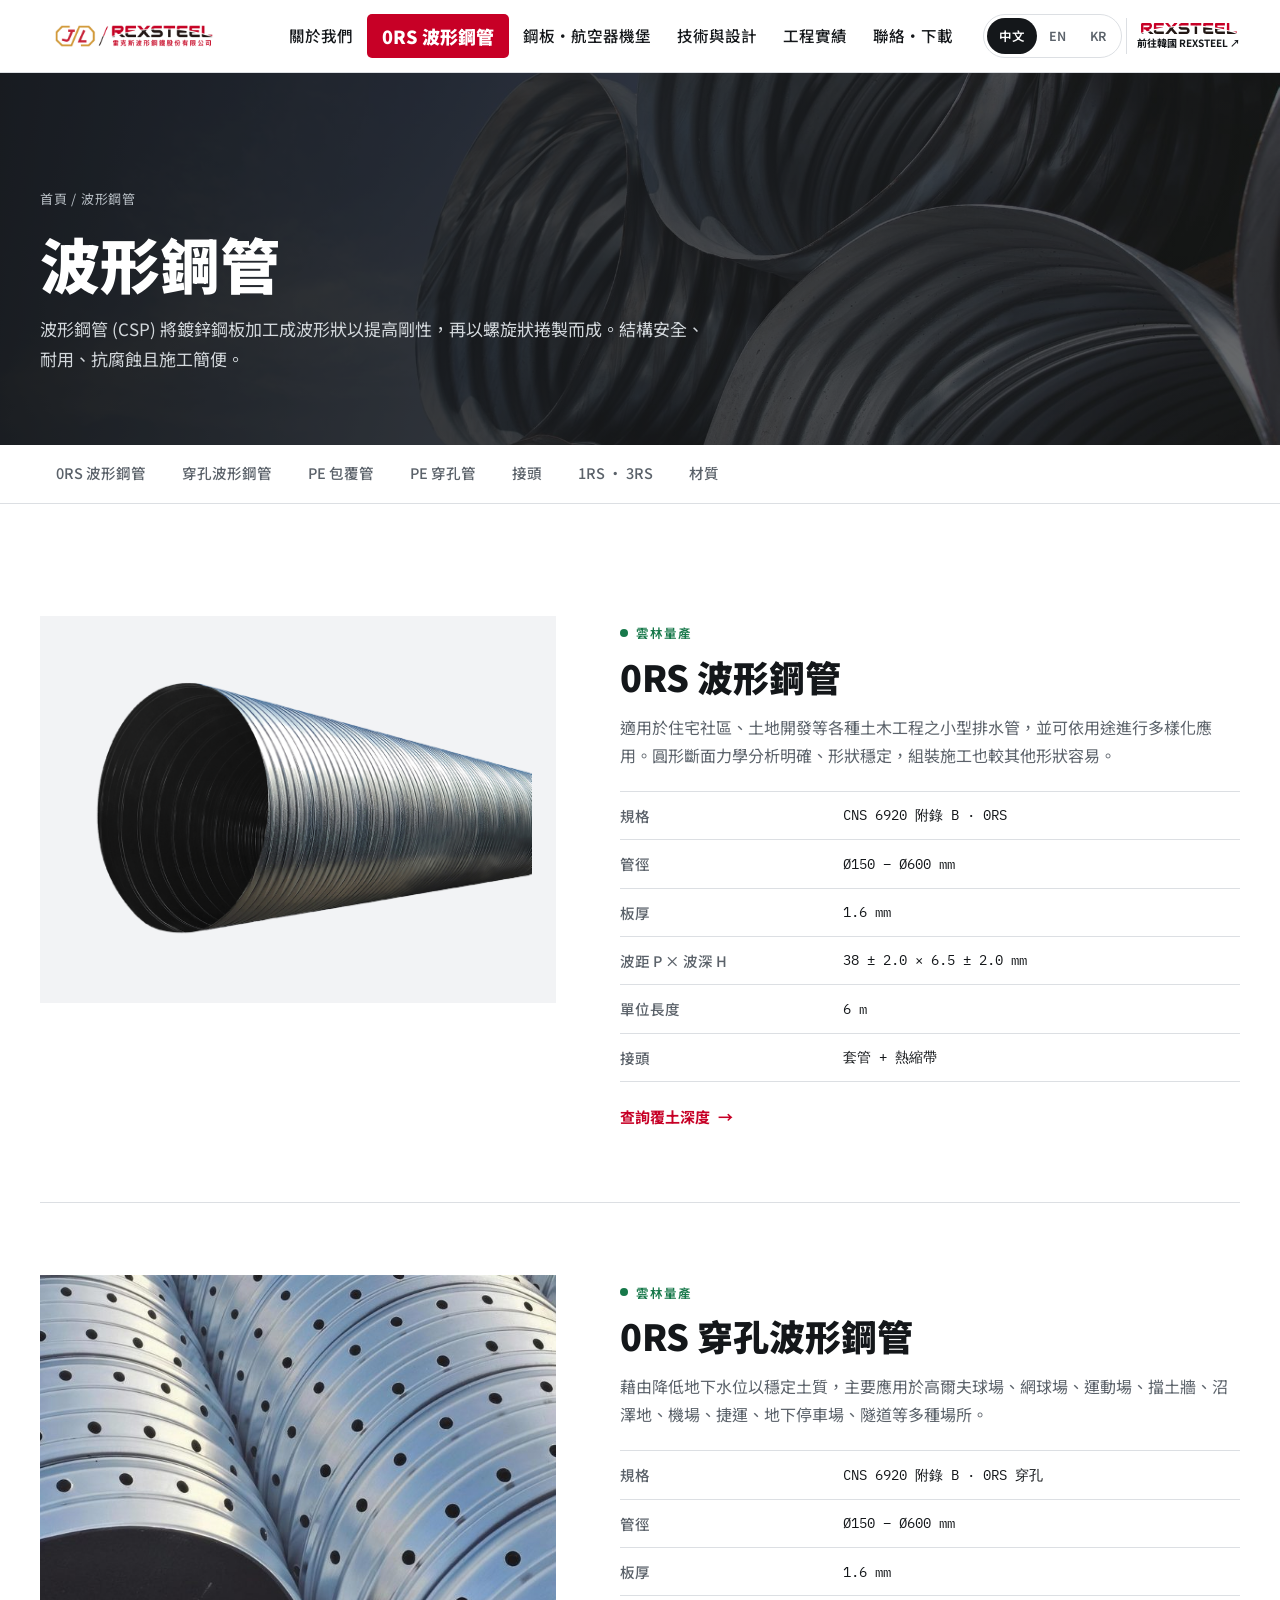
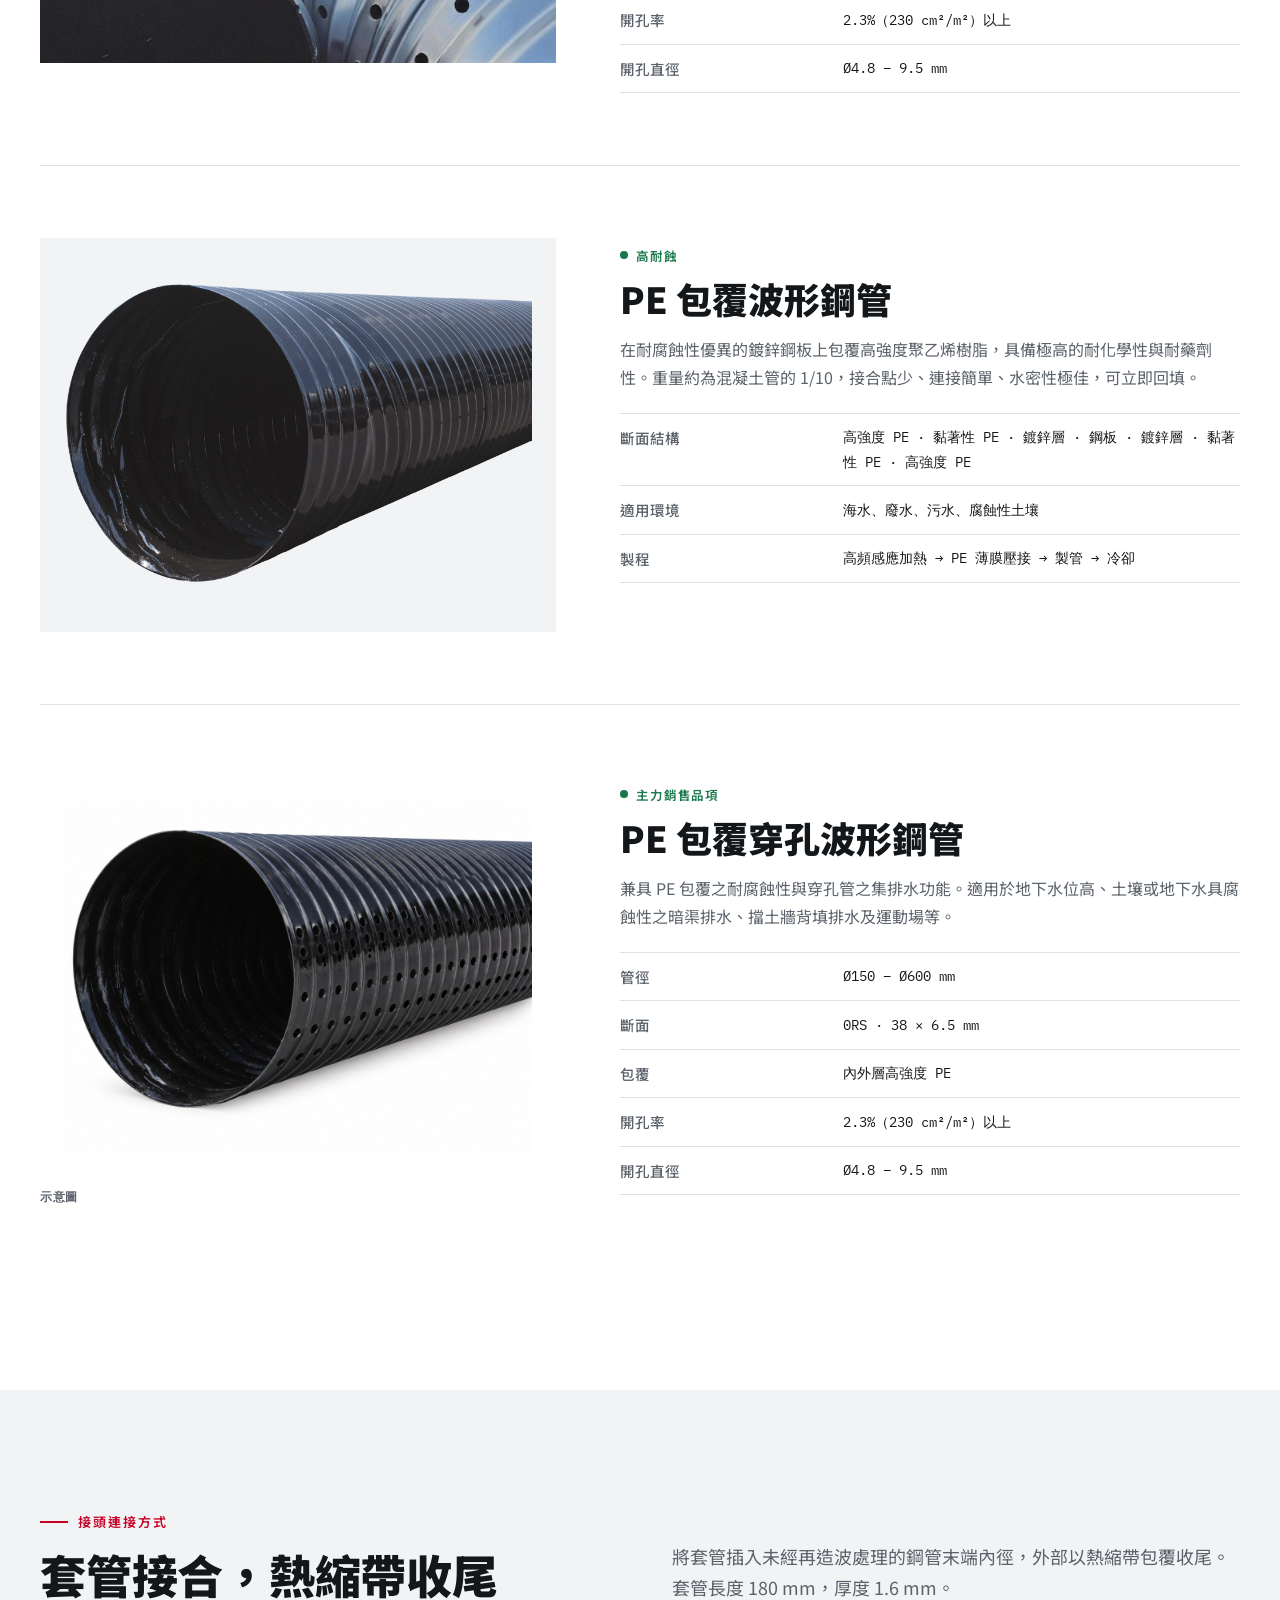
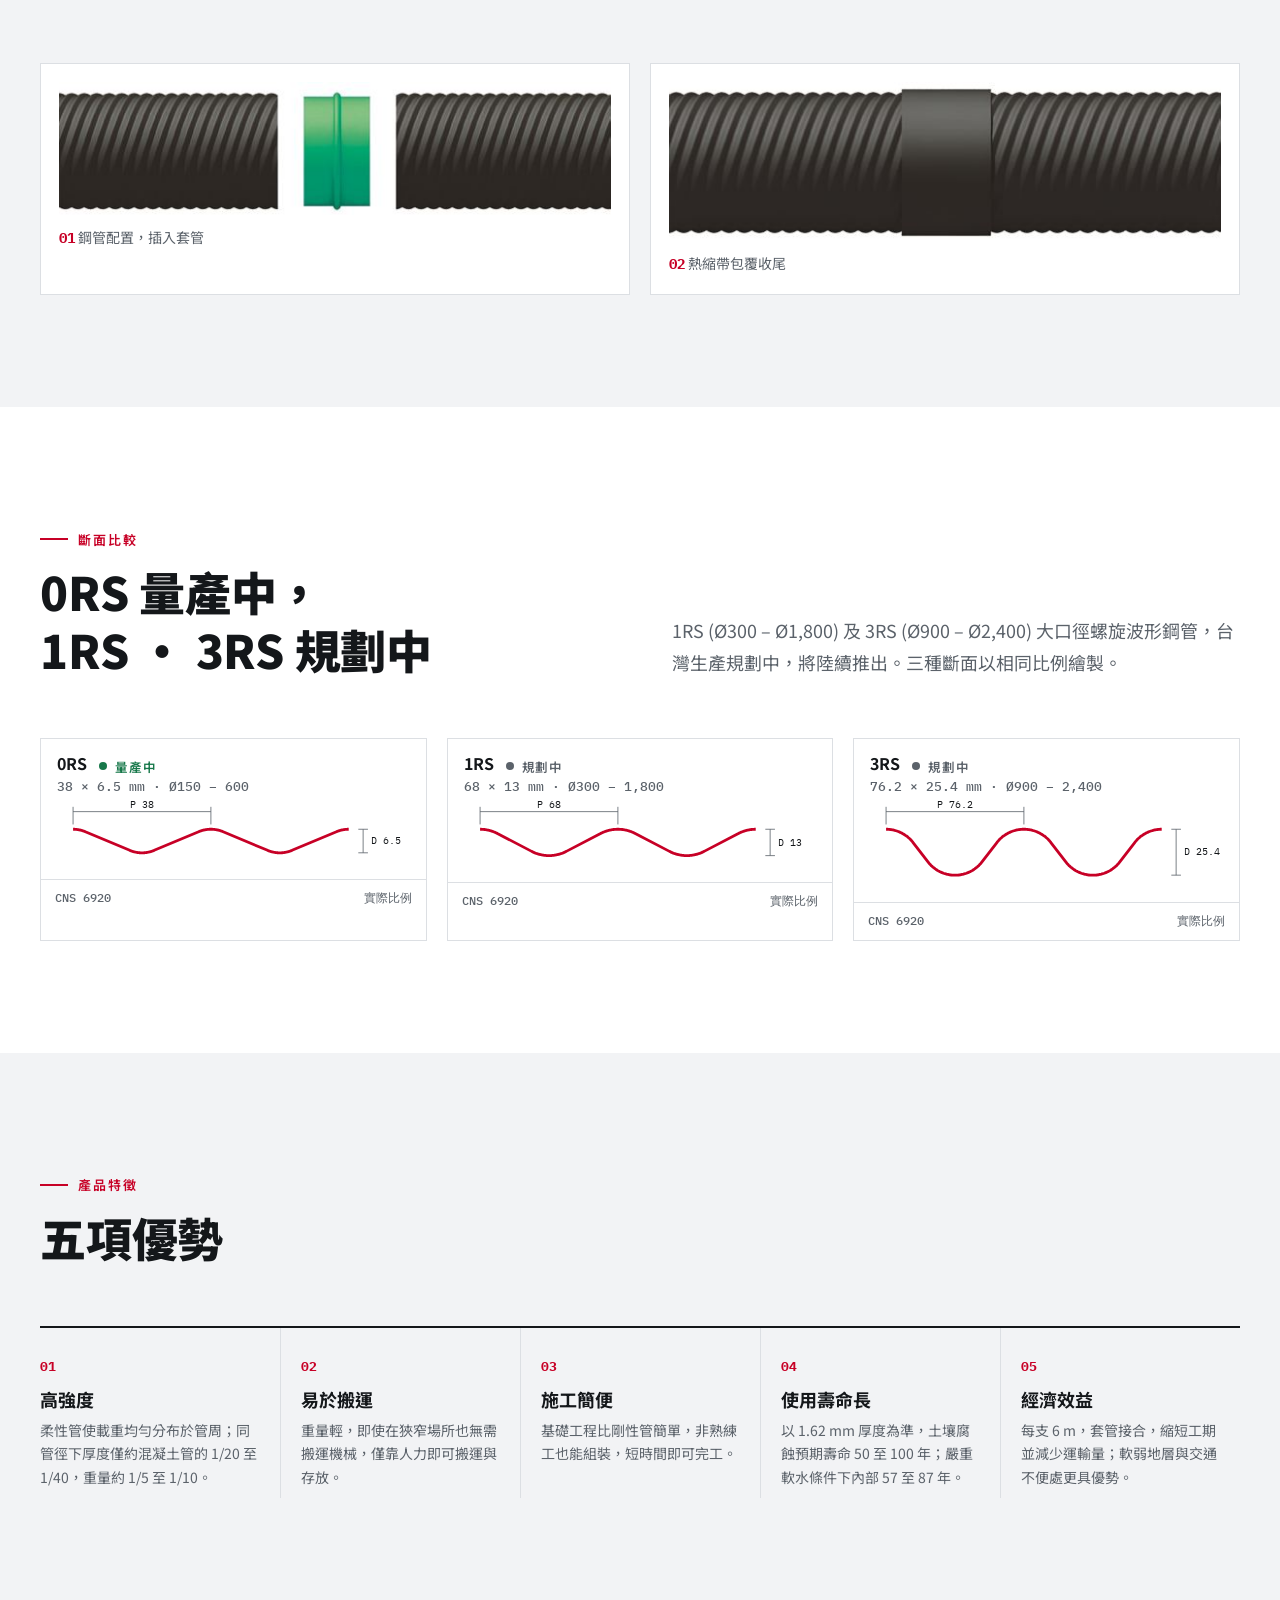
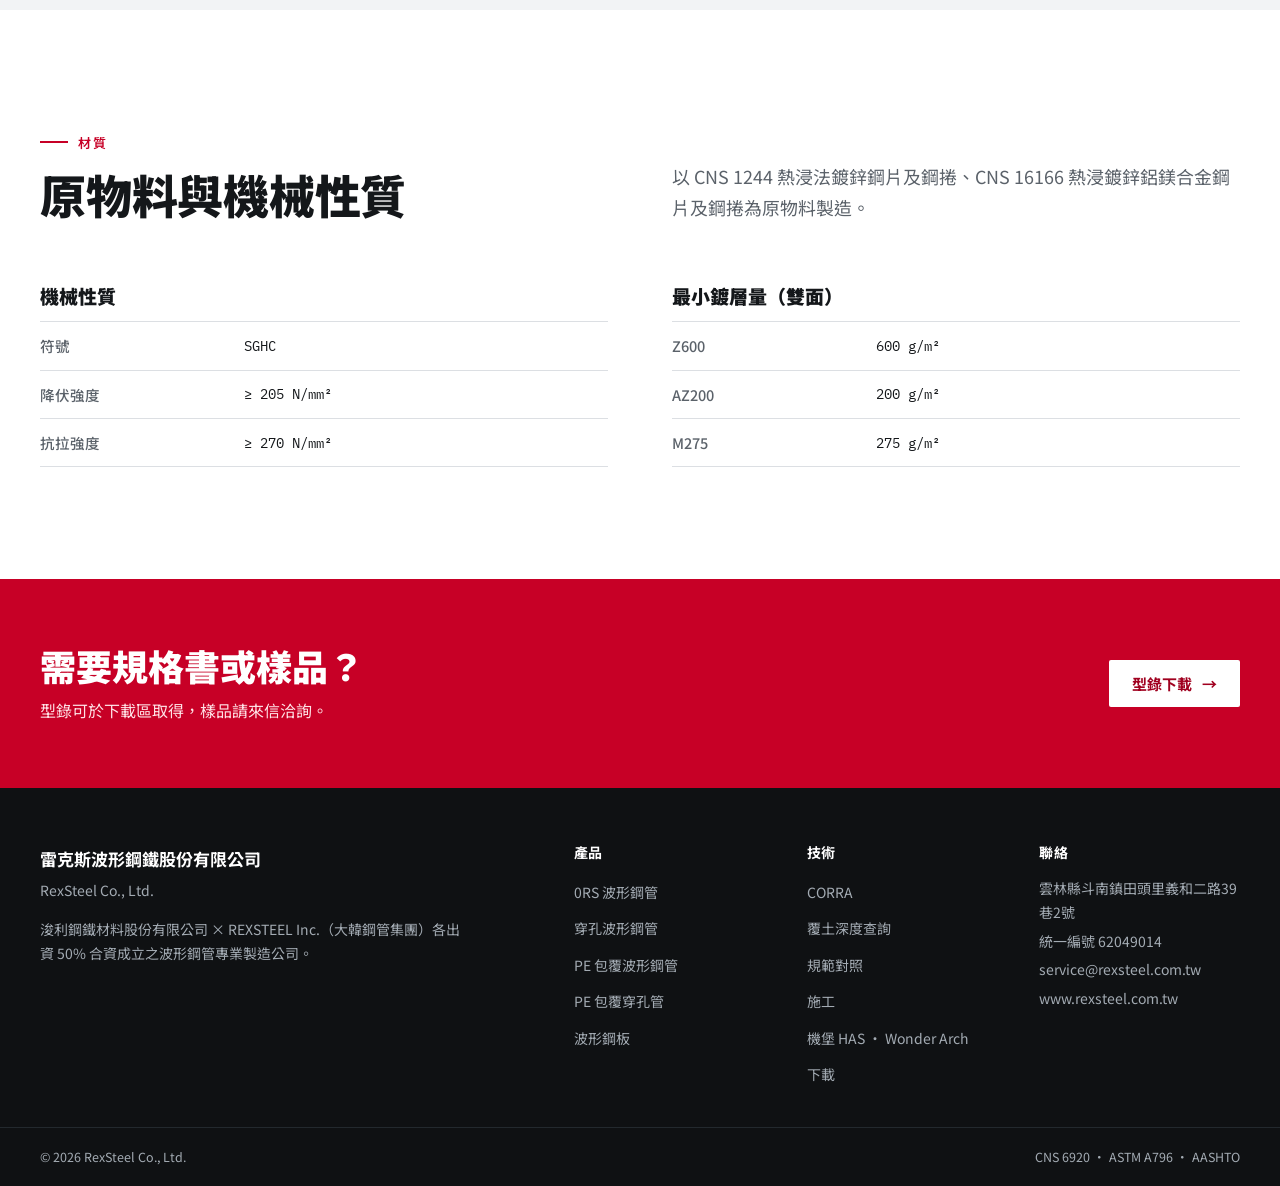
<file: products.html>
<!DOCTYPE html>

<html class="notranslate" lang="zh-Hant" translate="no">
<head>
<meta charset="utf-8"/><meta content="notranslate" name="google"/>
<meta content="width=device-width,initial-scale=1,viewport-fit=cover" name="viewport"/>
<title>波形鋼管 | REXSTEEL Taiwan</title>
<meta content="0RS 螺旋波形鋼管、穿孔管、PE 包覆波形鋼管規格。" name="description"/>
<link href="assets/icon.png" rel="icon"/>
<link href="https://fonts.googleapis.com" rel="preconnect"/>
<link crossorigin="" href="https://fonts.gstatic.com" rel="preconnect"/>
<link href="https://fonts.googleapis.com/css2?family=Barlow+Condensed:wght@500;600;700&amp;family=IBM+Plex+Mono:wght@400;500;600;700&amp;family=Noto+Sans+TC:wght@400;500;700;900&amp;family=Noto+Sans+KR:wght@400;500;700;900&amp;display=swap" rel="stylesheet"/>
<link href="style.css" rel="stylesheet"/>
<link href="rexsteel-additions.css?v=20261117-profile-red" rel="stylesheet"/></head>
<body>
<header class="hdr"><div class="wrap">
<a aria-label="雷克斯波形鋼鐵 首頁" class="brand" href="index.html"><img alt="JL / REXSTEEL 雷克斯波形鋼鐵股份有限公司" height="188" src="assets/logo-jv.png" width="900"/></a>
<button aria-controls="menu" aria-expanded="false" aria-label="Menu" class="burger"><span></span><span></span><span></span></button>
<nav class="menu" id="menu"><a href="about.html"><span class="tc">關於我們</span><span class="en">About</span><span class="ko">회사소개</span></a><a aria-current="page" class="rx-primary-product" href="products.html"><span class="tc">0RS 波形鋼管</span><span class="en">0RS Pipe</span><span class="ko">파형강관 0RS</span></a><a href="solutions.html"><span class="tc">鋼板・航空器機堡</span><span class="en">Plate &amp; Shelters</span><span class="ko">파형강판·항공기 격납고</span></a><a href="engineering.html"><span class="tc">技術與設計</span><span class="en">Technology &amp; Design</span><span class="ko">기술·설계</span></a><a href="projects.html"><span class="tc">工程實績</span><span class="en">Projects</span><span class="ko">시공사례</span></a><a href="contact.html"><span class="tc">聯絡・下載</span><span class="en">Contact &amp; Downloads</span><span class="ko">문의·다운로드</span></a></nav>
<div aria-label="Language" class="lang" role="group"><button aria-pressed="true" data-lang="zh-Hant">中文</button><button aria-pressed="false" data-lang="en">EN</button><button aria-pressed="false" data-lang="ko">KR</button></div><a aria-label="韓國 REXSTEEL · 한국 렉스틸" class="rx-korea-logo" href="https://rexsteel.kr/" rel="noopener noreferrer" target="_blank" title="REXSTEEL Korea"><img alt="REXSTEEL Korea" height="24" src="assets/rexsteel-korea-logo.svg" width="120"/><span class="rx-korea-label"><span class="tc">前往韓國 REXSTEEL ↗</span><span class="en">Visit REXSTEEL Korea ↗</span><span class="ko">한국 렉스틸 바로가기 ↗</span></span></a>
</div></header>
<main>
<div class="phero">
<div class="bgimg" style="background-image:url(assets/hero.jpg)"></div>
<div class="wrap">
<div class="crumb"><a href="index.html"><span class="tc">首頁</span><span class="en">Home</span><span class="ko">홈</span></a> / <span class="tc">波形鋼管</span><span class="en">Corrugated pipe</span><span class="ko">파형강관</span></div>
<h1><span class="tc">波形鋼管</span><span class="en">Corrugated steel pipe</span><span class="ko">파형강관</span></h1>
<p><span class="tc">波形鋼管 (CSP) 將鍍鋅鋼板加工成波形狀以提高剛性，再以螺旋狀捲製而成。結構安全、耐用、抗腐蝕且施工簡便。</span><span class="en">Corrugated steel pipe (CSP) is galvanized strip corrugated for stiffness and wound into a helix — structurally safe, durable, corrosion-resistant and simple to install.</span><span class="ko">파형강관(CSP)은 아연도금 강판에 파형을 만들어 강성을 높인 뒤 나선형으로 감아 만든 관입니다. 구조적으로 안전하고 내구성·내식성이 좋으며 시공이 간단합니다.</span></p>
</div>
</div>
<nav aria-label="Products" class="subnav"><div class="wrap">
<a href="#ors">0RS <span class="tc">波形鋼管</span><span class="en">pipe</span><span class="ko">파형강관</span></a><a href="#perforated"><span class="tc">穿孔波形鋼管</span><span class="en">Perforated</span><span class="ko">유공관</span></a><a href="#pe"><span class="tc">PE 包覆管</span><span class="en">PE-coated</span><span class="ko">PE 피복관</span></a><a href="#pe-perforated"><span class="tc">PE 穿孔管</span><span class="en">PE perforated</span><span class="ko">PE 유공관</span></a><a href="#joint"><span class="tc">接頭</span><span class="en">Joint</span><span class="ko">접합</span></a><a href="#roadmap">1RS · 3RS</a><a href="#material"><span class="tc">材質</span><span class="en">Material</span><span class="ko">재질</span></a>
</div></nav>
<section>
<div class="wrap">
<article class="pdetail" id="ors">
<div class="vis"><img alt="0RS 鍍鋅波形鋼管" height="721" loading="lazy" src="assets/pipe-galv.png" width="1000"/></div>
<div>
<span class="status"><span class="tc">雲林量產</span><span class="en">In production, Yunlin</span><span class="ko">운림 양산</span></span>
<h2><span class="tc">0RS 波形鋼管</span><span class="en">0RS corrugated pipe</span><span class="ko">0RS 파형강관</span></h2>
<p class="desc"><span class="tc">適用於住宅社區、土地開發等各種土木工程之小型排水管，並可依用途進行多樣化應用。圓形斷面力學分析明確、形狀穩定，組裝施工也較其他形狀容易。</span><span class="en">Small-diameter drainage pipe for housing estates, land development and general civil works. The circular section is structurally well defined, stable in shape and easier to install than other shapes.</span><span class="ko">주택단지·토지개발 등 각종 토목공사의 소구경 배수관으로 쓰이며 용도에 따라 다양하게 응용됩니다. 원형 단면은 역학 해석이 명확하고 형상이 안정적이며 조립 시공도 다른 형상보다 쉽습니다.</span></p>
<table class="sheet">
<tr><th><span class="tc">規格</span><span class="en">Standard</span><span class="ko">규격</span></th><td>CNS 6920 附錄 B · 0RS</td></tr>
<tr><th><span class="tc">管徑</span><span class="en">Nominal diameter</span><span class="ko">관경</span></th><td>Ø150 – Ø600 mm</td></tr>
<tr><th><span class="tc">板厚</span><span class="en">Wall thickness</span><span class="ko">두께</span></th><td>1.6 mm</td></tr>
<tr><th><span class="tc">波距 P × 波深 H</span><span class="en">Pitch P × depth H</span><span class="ko">피치 P × 깊이 H</span></th><td>38 ± 2.0 × 6.5 ± 2.0 mm</td></tr>
<tr><th><span class="tc">單位長度</span><span class="en">Length</span><span class="ko">단위 길이</span></th><td>6 m</td></tr>
<tr><th><span class="tc">接頭</span><span class="en">Joint</span><span class="ko">접합</span></th><td><span class="tc">套管 + 熱縮帶</span><span class="en">Sleeve + heat-shrink band</span><span class="ko">슬리브 + 열수축 밴드</span></td></tr>
</table>
<p style="margin-top:20px"><a class="link" href="technical.html#calc"><span class="tc">查詢覆土深度</span><span class="en">Check cover depth</span><span class="ko">토피 깊이 조회</span> <span class="arr">→</span></a></p>
</div>
</article>
<article class="pdetail" id="perforated">
<div class="vis photo"><img alt="0RS 穿孔波形鋼管" height="337" loading="lazy" src="assets/perforated.jpg" width="1200"/></div>
<div>
<span class="status"><span class="tc">雲林量產</span><span class="en">In production, Yunlin</span><span class="ko">운림 양산</span></span>
<h2><span class="tc">0RS 穿孔波形鋼管</span><span class="en">0RS perforated pipe</span><span class="ko">0RS 유공관</span></h2>
<p class="desc"><span class="tc">藉由降低地下水位以穩定土質，主要應用於高爾夫球場、網球場、運動場、擋土牆、沼澤地、機場、捷運、地下停車場、隧道等多種場所。</span><span class="en">Stabilizes soil by lowering the groundwater table. Used at golf courses, tennis courts, sports fields, retaining walls, marshland, airports, MRT, underground car parks and tunnels.</span><span class="ko">지하수위를 낮춰 지반을 안정시키며, 골프장·테니스장·운동장·옹벽·습지·공항·MRT·지하주차장·터널 등에 쓰입니다.</span></p>
<table class="sheet">
<tr><th><span class="tc">規格</span><span class="en">Standard</span><span class="ko">규격</span></th><td>CNS 6920 附錄 B · 0RS <span class="tc">穿孔</span><span class="en">perforated</span><span class="ko">유공</span></td></tr>
<tr><th><span class="tc">管徑</span><span class="en">Nominal diameter</span><span class="ko">관경</span></th><td>Ø150 – Ø600 mm</td></tr>
<tr><th><span class="tc">板厚</span><span class="en">Wall thickness</span><span class="ko">두께</span></th><td>1.6 mm</td></tr>
<tr><th><span class="tc">開孔率</span><span class="en">Open area</span><span class="ko">천공률</span></th><td><span class="tc">2.3%（230 cm²/m²）以上</span><span class="en">≥ 2.3% (230 cm²/m²)</span><span class="ko">2.3% (230 cm²/m²) 이상</span></td></tr>
<tr><th><span class="tc">開孔直徑</span><span class="en">Hole diameter</span><span class="ko">구멍 지름</span></th><td>Ø4.8 – 9.5 mm</td></tr>
</table>
</div>
</article>
<article class="pdetail" id="pe">
<div class="vis"><img alt="PE 包覆波形鋼管" height="590" loading="lazy" src="assets/pipe-pe.png" width="799"/></div>
<div>
<span class="status"><span class="tc">高耐蝕</span><span class="en">High corrosion resistance</span><span class="ko">고내식</span></span>
<h2><span class="tc">PE 包覆波形鋼管</span><span class="en">PE-coated corrugated pipe</span><span class="ko">PE 피복 파형강관</span></h2>
<p class="desc"><span class="tc">在耐腐蝕性優異的鍍鋅鋼板上包覆高強度聚乙烯樹脂，具備極高的耐化學性與耐藥劑性。重量約為混凝土管的 1/10，接合點少、連接簡單、水密性極佳，可立即回填。</span><span class="en">High-strength polyethylene laminated onto galvanized steel for excellent chemical resistance. About 1/10 the weight of concrete pipe, with few, simple and watertight joints and immediate backfilling.</span><span class="ko">내식성이 좋은 아연도금 강판에 고강도 폴리에틸렌 수지를 피복해 내화학성·내약품성이 매우 높습니다. 무게는 콘크리트관의 약 1/10이고, 접합부가 적고 연결이 간단하며 수밀성이 우수해 바로 되메움할 수 있습니다.</span></p>
<table class="sheet">
<tr><th><span class="tc">斷面結構</span><span class="en">Layers</span><span class="ko">단면 구성</span></th><td><span class="tc">高強度 PE · 黏著性 PE · 鍍鋅層 · 鋼板 · 鍍鋅層 · 黏著性 PE · 高強度 PE</span><span class="en">HS PE · adhesive PE · zinc · steel · zinc · adhesive PE · HS PE</span><span class="ko">고강도 PE · 접착 PE · 아연층 · 강판 · 아연층 · 접착 PE · 고강도 PE</span></td></tr>
<tr><th><span class="tc">適用環境</span><span class="en">For</span><span class="ko">적용 환경</span></th><td><span class="tc">海水、廢水、污水、腐蝕性土壤</span><span class="en">Sea water, wastewater, sewage, aggressive soil</span><span class="ko">해수, 폐수, 오수, 부식성 토양</span></td></tr>
<tr><th><span class="tc">製程</span><span class="en">Process</span><span class="ko">제조 공정</span></th><td><span class="tc">高頻感應加熱 → PE 薄膜壓接 → 製管 → 冷卻</span><span class="en">Induction heating → PE lamination → forming → cooling</span><span class="ko">고주파 유도가열 → PE 필름 압착 → 조관 → 냉각</span></td></tr>
</table>
</div>
</article>
<article class="pdetail" id="pe-perforated">
<div><div class="vis" style="background:#fff"><img alt="PE 包覆穿孔波形鋼管示意圖" height="880" loading="lazy" src="assets/pipe-pe-perf.jpg" width="1168"/></div><p class="illus"><span class="tc">示意圖</span><span class="en">Illustration</span><span class="ko">예시 그림</span></p></div>
<div>
<span class="status"><span class="tc">主力銷售品項</span><span class="en">Best-selling item</span><span class="ko">주력 판매 품목</span></span>
<h2><span class="tc">PE 包覆穿孔波形鋼管</span><span class="en">PE-coated perforated pipe</span><span class="ko">PE 피복 유공관</span></h2>
<p class="desc"><span class="tc">兼具 PE 包覆之耐腐蝕性與穿孔管之集排水功能。適用於地下水位高、土壤或地下水具腐蝕性之暗渠排水、擋土牆背填排水及運動場等。</span><span class="en">Combines PE-coated corrosion resistance with perforated-pipe drainage. For subsurface drains where groundwater is high or aggressive, retaining-wall backfill drainage and sports fields.</span><span class="ko">PE 피복의 내식성과 유공관의 집·배수 기능을 함께 갖췄습니다. 지하수위가 높거나 토양·지하수가 부식성인 곳의 암거 배수, 옹벽 뒤채움 배수, 운동장 등에 쓰입니다.</span></p>
<table class="sheet">
<tr><th><span class="tc">管徑</span><span class="en">Nominal diameter</span><span class="ko">관경</span></th><td>Ø150 – Ø600 mm</td></tr>
<tr><th><span class="tc">斷面</span><span class="en">Profile</span><span class="ko">단면</span></th><td>0RS · 38 × 6.5 mm</td></tr>
<tr><th><span class="tc">包覆</span><span class="en">Coating</span><span class="ko">피복</span></th><td><span class="tc">內外層高強度 PE</span><span class="en">High-strength PE, inside and out</span><span class="ko">내·외면 고강도 PE</span></td></tr>
<tr><th><span class="tc">開孔率</span><span class="en">Open area</span><span class="ko">천공률</span></th><td><span class="tc">2.3%（230 cm²/m²）以上</span><span class="en">≥ 2.3% (230 cm²/m²)</span><span class="ko">2.3% (230 cm²/m²) 이상</span></td></tr>
<tr><th><span class="tc">開孔直徑</span><span class="en">Hole diameter</span><span class="ko">구멍 지름</span></th><td>Ø4.8 – 9.5 mm</td></tr>
</table>
</div>
</article>
</div>
</section>
<section class="soft" id="joint">
<div class="wrap">
<div class="head-row">
<div><span class="eyebrow"><span class="tc">接頭連接方式</span><span class="en">Joint</span><span class="ko">접합 방식</span></span><h2 class="h2"><span class="tc">套管接合，熱縮帶收尾</span><span class="en">Sleeve joint, heat-shrink finish</span><span class="ko">슬리브 접합, 열수축 밴드 마감</span></h2></div>
<p class="lead"><span class="tc">將套管插入未經再造波處理的鋼管末端內徑，外部以熱縮帶包覆收尾。套管長度 180 mm，厚度 1.6 mm。</span><span class="en">A sleeve is inserted into the plain pipe ends and finished with an external heat-shrink band. Sleeve length 180 mm, thickness 1.6 mm.</span><span class="ko">재파형 가공을 하지 않은 관 끝 안쪽에 슬리브를 끼우고, 바깥을 열수축 밴드로 감싸 마감합니다. 슬리브 길이 180 mm, 두께 1.6 mm.</span></p>
</div>
<div class="joint">
<figure><img alt="套管連接" height="137" loading="lazy" src="assets/joint-sleeve.jpg" width="569"/><figcaption><b class="mono" style="color:var(--red)">01</b> <span class="tc">鋼管配置，插入套管</span><span class="en">Align pipes and insert sleeve</span><span class="ko">관 배치, 슬리브 삽입</span></figcaption></figure>
<figure><img alt="熱縮帶收尾" height="163" loading="lazy" src="assets/joint-shrink.jpg" width="569"/><figcaption><b class="mono" style="color:var(--red)">02</b> <span class="tc">熱縮帶包覆收尾</span><span class="en">Finish with heat-shrink band</span><span class="ko">열수축 밴드로 감싸 마감</span></figcaption></figure>
</div>
</div>
</section>
<section id="roadmap">
<div class="wrap">
<div class="head-row">
<div><span class="eyebrow"><span class="tc">斷面比較</span><span class="en">Profiles to scale</span><span class="ko">단면 비교</span></span><h2 class="h2"><span class="tc">0RS 量產中，1RS · 3RS 規劃中</span><span class="en">0RS in production; 1RS and 3RS planned</span><span class="ko">0RS 양산 중, 1RS·3RS 계획 중</span></h2></div>
<p class="lead"><span class="tc">1RS (Ø300 – Ø1,800) 及 3RS (Ø900 – Ø2,400) 大口徑螺旋波形鋼管，台灣生產規劃中，將陸續推出。三種斷面以相同比例繪製。</span><span class="en">Large-diameter 1RS (Ø300 – Ø1,800) and 3RS (Ø900 – Ø2,400) pipe is planned for Taiwan production. All three profiles are drawn at the same scale.</span><span class="ko">1RS(Ø300 – Ø1,800)와 3RS(Ø900 – Ø2,400) 대구경 나선형 파형강관은 대만 생산을 계획 중이며 순차 출시 예정입니다. 세 단면은 같은 비율로 그렸습니다.</span></p>
</div>
<div class="profiles">
<div class="drawing"><h3>0RS <span class="status" style="margin-left:8px"><span class="tc">量產中</span><span class="en">In production</span><span class="ko">양산 중</span></span></h3><div class="sub">38 × 6.5 mm · Ø150 – 600</div><svg aria-hidden="true" viewbox="0 0 480 107"><path d="M40.0,44.0 L40.4,44.0 L40.8,44.0 L41.2,44.0 L41.6,44.0 L42.0,44.0 L42.4,44.1 L42.8,44.1 L43.1,44.1 L43.5,44.2 L43.9,44.2 L44.3,44.2 L44.7,44.3 L45.1,44.3 L45.5,44.4 L45.9,44.4 L46.3,44.5 L46.7,44.6 L47.0,44.6 L47.4,44.7 L47.8,44.8 L48.2,44.9 L48.6,44.9 L49.0,45.0 L49.3,45.1 L49.7,45.2 L50.1,45.3 L50.5,45.4 L50.9,45.5 L51.2,45.6 L51.6,45.7 L52.0,45.9 L52.4,46.0 L52.7,46.1 L53.1,46.2 L53.5,46.4 L53.9,46.5 L54.2,46.6 L54.6,46.8 L55.0,46.9 L55.3,47.1 L110.7,70.3 L111.0,70.5 L111.4,70.6 L111.8,70.8 L112.1,70.9 L112.5,71.1 L112.9,71.2 L113.3,71.3 L113.6,71.4 L114.0,71.6 L114.4,71.7 L114.8,71.8 L115.1,71.9 L115.5,72.0 L115.9,72.1 L116.3,72.2 L116.7,72.3 L117.0,72.4 L117.4,72.5 L117.8,72.6 L118.2,72.6 L118.6,72.7 L119.0,72.8 L119.3,72.9 L119.7,72.9 L120.1,73.0 L120.5,73.0 L120.9,73.1 L121.3,73.1 L121.7,73.2 L122.1,73.2 L122.5,73.3 L122.9,73.3 L123.2,73.3 L123.6,73.4 L124.0,73.4 L124.4,73.4 L124.8,73.4 L125.2,73.4 L125.6,73.4 L126.0,73.4 L126.0,73.4 L126.4,73.4 L126.8,73.4 L127.2,73.4 L127.6,73.4 L128.0,73.4 L128.4,73.4 L128.8,73.3 L129.1,73.3 L129.5,73.3 L129.9,73.2 L130.3,73.2 L130.7,73.1 L131.1,73.1 L131.5,73.0 L131.9,73.0 L132.3,72.9 L132.7,72.9 L133.0,72.8 L133.4,72.7 L133.8,72.6 L134.2,72.6 L134.6,72.5 L135.0,72.4 L135.3,72.3 L135.7,72.2 L136.1,72.1 L136.5,72.0 L136.9,71.9 L137.2,71.8 L137.6,71.7 L138.0,71.6 L138.4,71.4 L138.7,71.3 L139.1,71.2 L139.5,71.1 L139.9,70.9 L140.2,70.8 L140.6,70.6 L141.0,70.5 L141.3,70.3 L196.7,47.1 L197.0,46.9 L197.4,46.8 L197.8,46.6 L198.1,46.5 L198.5,46.4 L198.9,46.2 L199.3,46.1 L199.6,46.0 L200.0,45.9 L200.4,45.7 L200.8,45.6 L201.1,45.5 L201.5,45.4 L201.9,45.3 L202.3,45.2 L202.7,45.1 L203.0,45.0 L203.4,44.9 L203.8,44.9 L204.2,44.8 L204.6,44.7 L205.0,44.6 L205.3,44.6 L205.7,44.5 L206.1,44.4 L206.5,44.4 L206.9,44.3 L207.3,44.3 L207.7,44.2 L208.1,44.2 L208.5,44.2 L208.9,44.1 L209.2,44.1 L209.6,44.1 L210.0,44.0 L210.4,44.0 L210.8,44.0 L211.2,44.0 L211.6,44.0 L212.0,44.0 L212.0,44.0 L212.4,44.0 L212.8,44.0 L213.2,44.0 L213.6,44.0 L214.0,44.0 L214.4,44.1 L214.8,44.1 L215.1,44.1 L215.5,44.2 L215.9,44.2 L216.3,44.2 L216.7,44.3 L217.1,44.3 L217.5,44.4 L217.9,44.4 L218.3,44.5 L218.7,44.6 L219.0,44.6 L219.4,44.7 L219.8,44.8 L220.2,44.9 L220.6,44.9 L221.0,45.0 L221.3,45.1 L221.7,45.2 L222.1,45.3 L222.5,45.4 L222.9,45.5 L223.2,45.6 L223.6,45.7 L224.0,45.9 L224.4,46.0 L224.7,46.1 L225.1,46.2 L225.5,46.4 L225.9,46.5 L226.2,46.6 L226.6,46.8 L227.0,46.9 L227.3,47.1 L282.7,70.3 L283.0,70.5 L283.4,70.6 L283.8,70.8 L284.1,70.9 L284.5,71.1 L284.9,71.2 L285.3,71.3 L285.6,71.4 L286.0,71.6 L286.4,71.7 L286.8,71.8 L287.1,71.9 L287.5,72.0 L287.9,72.1 L288.3,72.2 L288.7,72.3 L289.0,72.4 L289.4,72.5 L289.8,72.6 L290.2,72.6 L290.6,72.7 L291.0,72.8 L291.3,72.9 L291.7,72.9 L292.1,73.0 L292.5,73.0 L292.9,73.1 L293.3,73.1 L293.7,73.2 L294.1,73.2 L294.5,73.3 L294.9,73.3 L295.2,73.3 L295.6,73.4 L296.0,73.4 L296.4,73.4 L296.8,73.4 L297.2,73.4 L297.6,73.4 L298.0,73.4 L298.0,73.4 L298.4,73.4 L298.8,73.4 L299.2,73.4 L299.6,73.4 L300.0,73.4 L300.4,73.4 L300.8,73.3 L301.1,73.3 L301.5,73.3 L301.9,73.2 L302.3,73.2 L302.7,73.1 L303.1,73.1 L303.5,73.0 L303.9,73.0 L304.3,72.9 L304.7,72.9 L305.0,72.8 L305.4,72.7 L305.8,72.6 L306.2,72.6 L306.6,72.5 L307.0,72.4 L307.3,72.3 L307.7,72.2 L308.1,72.1 L308.5,72.0 L308.9,71.9 L309.2,71.8 L309.6,71.7 L310.0,71.6 L310.4,71.4 L310.7,71.3 L311.1,71.2 L311.5,71.1 L311.9,70.9 L312.2,70.8 L312.6,70.6 L313.0,70.5 L313.3,70.3 L368.7,47.1 L369.0,46.9 L369.4,46.8 L369.8,46.6 L370.1,46.5 L370.5,46.4 L370.9,46.2 L371.3,46.1 L371.6,46.0 L372.0,45.9 L372.4,45.7 L372.8,45.6 L373.1,45.5 L373.5,45.4 L373.9,45.3 L374.3,45.2 L374.7,45.1 L375.0,45.0 L375.4,44.9 L375.8,44.9 L376.2,44.8 L376.6,44.7 L377.0,44.6 L377.3,44.6 L377.7,44.5 L378.1,44.4 L378.5,44.4 L378.9,44.3 L379.3,44.3 L379.7,44.2 L380.1,44.2 L380.5,44.2 L380.9,44.1 L381.2,44.1 L381.6,44.1 L382.0,44.0 L382.4,44.0 L382.8,44.0 L383.2,44.0 L383.6,44.0 L384.0,44.0" fill="none" stroke="var(--red)" stroke-linejoin="round" stroke-width="3.5"></path><g fill="none" stroke="var(--muted)" stroke-width="1"><line x1="40.0" x2="212.0" y1="22" y2="22"></line><line x1="40.0" x2="40.0" y1="16" y2="38"></line><line x1="212.0" x2="212.0" y1="16" y2="38"></line><line x1="402.0" x2="402.0" y1="44.0" y2="73.4"></line><line x1="396.0" x2="408.0" y1="44.0" y2="44.0"></line><line x1="396.0" x2="408.0" y1="73.4" y2="73.4"></line></g><g fill="var(--ink)" font-family="IBM Plex Mono,monospace" font-size="12"><text text-anchor="middle" x="126.0" y="17">P 38</text><text x="412.0" y="62.7">D 6.5</text></g></svg><div class="tb"><span>CNS 6920</span><span><span class="tc">實際比例</span><span class="en">True proportion</span><span class="ko">실제 비율</span></span></div></div>
<div class="drawing"><h3>1RS <span class="status plan" style="margin-left:8px"><span class="tc">規劃中</span><span class="en">Planned</span><span class="ko">계획 중</span></span></h3><div class="sub">68 × 13 mm · Ø300 – 1,800</div><svg aria-hidden="true" viewbox="0 0 480 110"><path d="M40.0,44.0 L40.6,44.0 L41.1,44.0 L41.7,44.0 L42.2,44.1 L42.8,44.1 L43.4,44.1 L43.9,44.2 L44.5,44.2 L45.1,44.3 L45.6,44.3 L46.2,44.4 L46.7,44.5 L47.3,44.6 L47.8,44.7 L48.4,44.8 L48.9,44.9 L49.5,45.0 L50.0,45.1 L50.6,45.2 L51.1,45.3 L51.7,45.5 L52.2,45.6 L52.8,45.8 L53.3,45.9 L53.8,46.1 L54.4,46.3 L54.9,46.4 L55.4,46.6 L56.0,46.8 L56.5,47.0 L57.0,47.2 L57.6,47.4 L58.1,47.6 L58.6,47.9 L59.1,48.1 L59.6,48.3 L60.1,48.5 L60.6,48.8 L61.1,49.0 L61.6,49.3 L104.4,71.6 L104.9,71.8 L105.4,72.1 L105.9,72.3 L106.4,72.6 L106.9,72.8 L107.4,73.0 L107.9,73.3 L108.4,73.5 L109.0,73.7 L109.5,73.9 L110.0,74.1 L110.6,74.3 L111.1,74.4 L111.6,74.6 L112.2,74.8 L112.7,75.0 L113.2,75.1 L113.8,75.3 L114.3,75.4 L114.9,75.5 L115.4,75.7 L116.0,75.8 L116.5,75.9 L117.1,76.0 L117.6,76.1 L118.2,76.2 L118.7,76.3 L119.3,76.4 L119.8,76.5 L120.4,76.5 L120.9,76.6 L121.5,76.7 L122.1,76.7 L122.6,76.8 L123.2,76.8 L123.8,76.8 L124.3,76.9 L124.9,76.9 L125.4,76.9 L126.0,76.9 L126.0,76.9 L126.6,76.9 L127.1,76.9 L127.7,76.9 L128.2,76.8 L128.8,76.8 L129.4,76.8 L129.9,76.7 L130.5,76.7 L131.1,76.6 L131.6,76.5 L132.2,76.5 L132.7,76.4 L133.3,76.3 L133.8,76.2 L134.4,76.1 L134.9,76.0 L135.5,75.9 L136.0,75.8 L136.6,75.7 L137.1,75.5 L137.7,75.4 L138.2,75.3 L138.8,75.1 L139.3,75.0 L139.8,74.8 L140.4,74.6 L140.9,74.4 L141.4,74.3 L142.0,74.1 L142.5,73.9 L143.0,73.7 L143.6,73.5 L144.1,73.3 L144.6,73.0 L145.1,72.8 L145.6,72.6 L146.1,72.3 L146.6,72.1 L147.1,71.8 L147.6,71.6 L190.4,49.3 L190.9,49.0 L191.4,48.8 L191.9,48.5 L192.4,48.3 L192.9,48.1 L193.4,47.9 L193.9,47.6 L194.4,47.4 L195.0,47.2 L195.5,47.0 L196.0,46.8 L196.6,46.6 L197.1,46.4 L197.6,46.3 L198.2,46.1 L198.7,45.9 L199.2,45.8 L199.8,45.6 L200.3,45.5 L200.9,45.3 L201.4,45.2 L202.0,45.1 L202.5,45.0 L203.1,44.9 L203.6,44.8 L204.2,44.7 L204.7,44.6 L205.3,44.5 L205.8,44.4 L206.4,44.3 L206.9,44.3 L207.5,44.2 L208.1,44.2 L208.6,44.1 L209.2,44.1 L209.8,44.1 L210.3,44.0 L210.9,44.0 L211.4,44.0 L212.0,44.0 L212.0,44.0 L212.6,44.0 L213.1,44.0 L213.7,44.0 L214.2,44.1 L214.8,44.1 L215.4,44.1 L215.9,44.2 L216.5,44.2 L217.1,44.3 L217.6,44.3 L218.2,44.4 L218.7,44.5 L219.3,44.6 L219.8,44.7 L220.4,44.8 L220.9,44.9 L221.5,45.0 L222.0,45.1 L222.6,45.2 L223.1,45.3 L223.7,45.5 L224.2,45.6 L224.8,45.8 L225.3,45.9 L225.8,46.1 L226.4,46.3 L226.9,46.4 L227.4,46.6 L228.0,46.8 L228.5,47.0 L229.0,47.2 L229.6,47.4 L230.1,47.6 L230.6,47.9 L231.1,48.1 L231.6,48.3 L232.1,48.5 L232.6,48.8 L233.1,49.0 L233.6,49.3 L276.4,71.6 L276.9,71.8 L277.4,72.1 L277.9,72.3 L278.4,72.6 L278.9,72.8 L279.4,73.0 L279.9,73.3 L280.4,73.5 L281.0,73.7 L281.5,73.9 L282.0,74.1 L282.6,74.3 L283.1,74.4 L283.6,74.6 L284.2,74.8 L284.7,75.0 L285.2,75.1 L285.8,75.3 L286.3,75.4 L286.9,75.5 L287.4,75.7 L288.0,75.8 L288.5,75.9 L289.1,76.0 L289.6,76.1 L290.2,76.2 L290.7,76.3 L291.3,76.4 L291.8,76.5 L292.4,76.5 L292.9,76.6 L293.5,76.7 L294.1,76.7 L294.6,76.8 L295.2,76.8 L295.8,76.8 L296.3,76.9 L296.9,76.9 L297.4,76.9 L298.0,76.9 L298.0,76.9 L298.6,76.9 L299.1,76.9 L299.7,76.9 L300.2,76.8 L300.8,76.8 L301.4,76.8 L301.9,76.7 L302.5,76.7 L303.1,76.6 L303.6,76.5 L304.2,76.5 L304.7,76.4 L305.3,76.3 L305.8,76.2 L306.4,76.1 L306.9,76.0 L307.5,75.9 L308.0,75.8 L308.6,75.7 L309.1,75.5 L309.7,75.4 L310.2,75.3 L310.8,75.1 L311.3,75.0 L311.8,74.8 L312.4,74.6 L312.9,74.4 L313.4,74.3 L314.0,74.1 L314.5,73.9 L315.0,73.7 L315.6,73.5 L316.1,73.3 L316.6,73.0 L317.1,72.8 L317.6,72.6 L318.1,72.3 L318.6,72.1 L319.1,71.8 L319.6,71.6 L362.4,49.3 L362.9,49.0 L363.4,48.8 L363.9,48.5 L364.4,48.3 L364.9,48.1 L365.4,47.9 L365.9,47.6 L366.4,47.4 L367.0,47.2 L367.5,47.0 L368.0,46.8 L368.6,46.6 L369.1,46.4 L369.6,46.3 L370.2,46.1 L370.7,45.9 L371.2,45.8 L371.8,45.6 L372.3,45.5 L372.9,45.3 L373.4,45.2 L374.0,45.1 L374.5,45.0 L375.1,44.9 L375.6,44.8 L376.2,44.7 L376.7,44.6 L377.3,44.5 L377.8,44.4 L378.4,44.3 L378.9,44.3 L379.5,44.2 L380.1,44.2 L380.6,44.1 L381.2,44.1 L381.8,44.1 L382.3,44.0 L382.9,44.0 L383.4,44.0 L384.0,44.0" fill="none" stroke="var(--red)" stroke-linejoin="round" stroke-width="3.5"></path><g fill="none" stroke="var(--muted)" stroke-width="1"><line x1="40.0" x2="212.0" y1="22" y2="22"></line><line x1="40.0" x2="40.0" y1="16" y2="38"></line><line x1="212.0" x2="212.0" y1="16" y2="38"></line><line x1="402.0" x2="402.0" y1="44.0" y2="76.9"></line><line x1="396.0" x2="408.0" y1="44.0" y2="44.0"></line><line x1="396.0" x2="408.0" y1="76.9" y2="76.9"></line></g><g fill="var(--ink)" font-family="IBM Plex Mono,monospace" font-size="12"><text text-anchor="middle" x="126.0" y="17">P 68</text><text x="412.0" y="64.4">D 13</text></g></svg><div class="tb"><span>CNS 6920</span><span><span class="tc">實際比例</span><span class="en">True proportion</span><span class="ko">실제 비율</span></span></div></div>
<div class="drawing"><h3>3RS <span class="status plan" style="margin-left:8px"><span class="tc">規劃中</span><span class="en">Planned</span><span class="ko">계획 중</span></span></h3><div class="sub">76.2 × 25.4 mm · Ø900 – 2,400</div><svg aria-hidden="true" viewbox="0 0 480 135"><path d="M40.0,44.0 L41.0,44.0 L41.9,44.0 L42.9,44.1 L43.9,44.2 L44.9,44.3 L45.8,44.4 L46.8,44.5 L47.7,44.7 L48.7,44.9 L49.7,45.1 L50.6,45.3 L51.5,45.6 L52.5,45.9 L53.4,46.2 L54.3,46.5 L55.2,46.8 L56.1,47.2 L57.0,47.6 L57.9,48.0 L58.8,48.4 L59.7,48.8 L60.5,49.3 L61.4,49.8 L62.2,50.3 L63.0,50.8 L63.8,51.3 L64.6,51.9 L65.4,52.4 L66.2,53.0 L67.0,53.6 L67.7,54.3 L68.4,54.9 L69.2,55.6 L69.9,56.2 L70.5,56.9 L71.2,57.6 L71.9,58.4 L72.5,59.1 L73.1,59.8 L73.7,60.6 L92.3,84.7 L92.9,85.5 L93.5,86.2 L94.1,87.0 L94.8,87.7 L95.5,88.4 L96.1,89.1 L96.8,89.8 L97.6,90.4 L98.3,91.1 L99.0,91.7 L99.8,92.3 L100.6,92.9 L101.4,93.5 L102.2,94.0 L103.0,94.6 L103.8,95.1 L104.6,95.6 L105.5,96.1 L106.3,96.5 L107.2,97.0 L108.1,97.4 L109.0,97.8 L109.9,98.2 L110.8,98.5 L111.7,98.9 L112.6,99.2 L113.5,99.5 L114.5,99.7 L115.4,100.0 L116.3,100.2 L117.3,100.4 L118.3,100.6 L119.2,100.8 L120.2,100.9 L121.1,101.1 L122.1,101.2 L123.1,101.2 L124.1,101.3 L125.0,101.3 L126.0,101.3 L126.0,101.3 L127.0,101.3 L127.9,101.3 L128.9,101.2 L129.9,101.2 L130.9,101.1 L131.8,100.9 L132.8,100.8 L133.7,100.6 L134.7,100.4 L135.7,100.2 L136.6,100.0 L137.5,99.7 L138.5,99.5 L139.4,99.2 L140.3,98.9 L141.2,98.5 L142.1,98.2 L143.0,97.8 L143.9,97.4 L144.8,97.0 L145.7,96.5 L146.5,96.1 L147.4,95.6 L148.2,95.1 L149.0,94.6 L149.8,94.0 L150.6,93.5 L151.4,92.9 L152.2,92.3 L153.0,91.7 L153.7,91.1 L154.4,90.4 L155.2,89.8 L155.9,89.1 L156.5,88.4 L157.2,87.7 L157.9,87.0 L158.5,86.2 L159.1,85.5 L159.7,84.7 L178.3,60.6 L178.9,59.8 L179.5,59.1 L180.1,58.4 L180.8,57.6 L181.5,56.9 L182.1,56.2 L182.8,55.6 L183.6,54.9 L184.3,54.3 L185.0,53.6 L185.8,53.0 L186.6,52.4 L187.4,51.9 L188.2,51.3 L189.0,50.8 L189.8,50.3 L190.6,49.8 L191.5,49.3 L192.3,48.8 L193.2,48.4 L194.1,48.0 L195.0,47.6 L195.9,47.2 L196.8,46.8 L197.7,46.5 L198.6,46.2 L199.5,45.9 L200.5,45.6 L201.4,45.3 L202.3,45.1 L203.3,44.9 L204.3,44.7 L205.2,44.5 L206.2,44.4 L207.1,44.3 L208.1,44.2 L209.1,44.1 L210.1,44.0 L211.0,44.0 L212.0,44.0 L212.0,44.0 L213.0,44.0 L213.9,44.0 L214.9,44.1 L215.9,44.2 L216.9,44.3 L217.8,44.4 L218.8,44.5 L219.7,44.7 L220.7,44.9 L221.7,45.1 L222.6,45.3 L223.5,45.6 L224.5,45.9 L225.4,46.2 L226.3,46.5 L227.2,46.8 L228.1,47.2 L229.0,47.6 L229.9,48.0 L230.8,48.4 L231.7,48.8 L232.5,49.3 L233.4,49.8 L234.2,50.3 L235.0,50.8 L235.8,51.3 L236.6,51.9 L237.4,52.4 L238.2,53.0 L239.0,53.6 L239.7,54.3 L240.4,54.9 L241.2,55.6 L241.9,56.2 L242.5,56.9 L243.2,57.6 L243.9,58.4 L244.5,59.1 L245.1,59.8 L245.7,60.6 L264.3,84.7 L264.9,85.5 L265.5,86.2 L266.1,87.0 L266.8,87.7 L267.5,88.4 L268.1,89.1 L268.8,89.8 L269.6,90.4 L270.3,91.1 L271.0,91.7 L271.8,92.3 L272.6,92.9 L273.4,93.5 L274.2,94.0 L275.0,94.6 L275.8,95.1 L276.6,95.6 L277.5,96.1 L278.3,96.5 L279.2,97.0 L280.1,97.4 L281.0,97.8 L281.9,98.2 L282.8,98.5 L283.7,98.9 L284.6,99.2 L285.5,99.5 L286.5,99.7 L287.4,100.0 L288.3,100.2 L289.3,100.4 L290.3,100.6 L291.2,100.8 L292.2,100.9 L293.1,101.1 L294.1,101.2 L295.1,101.2 L296.1,101.3 L297.0,101.3 L298.0,101.3 L298.0,101.3 L299.0,101.3 L299.9,101.3 L300.9,101.2 L301.9,101.2 L302.9,101.1 L303.8,100.9 L304.8,100.8 L305.7,100.6 L306.7,100.4 L307.7,100.2 L308.6,100.0 L309.5,99.7 L310.5,99.5 L311.4,99.2 L312.3,98.9 L313.2,98.5 L314.1,98.2 L315.0,97.8 L315.9,97.4 L316.8,97.0 L317.7,96.5 L318.5,96.1 L319.4,95.6 L320.2,95.1 L321.0,94.6 L321.8,94.0 L322.6,93.5 L323.4,92.9 L324.2,92.3 L325.0,91.7 L325.7,91.1 L326.4,90.4 L327.2,89.8 L327.9,89.1 L328.5,88.4 L329.2,87.7 L329.9,87.0 L330.5,86.2 L331.1,85.5 L331.7,84.7 L350.3,60.6 L350.9,59.8 L351.5,59.1 L352.1,58.4 L352.8,57.6 L353.5,56.9 L354.1,56.2 L354.8,55.6 L355.6,54.9 L356.3,54.3 L357.0,53.6 L357.8,53.0 L358.6,52.4 L359.4,51.9 L360.2,51.3 L361.0,50.8 L361.8,50.3 L362.6,49.8 L363.5,49.3 L364.3,48.8 L365.2,48.4 L366.1,48.0 L367.0,47.6 L367.9,47.2 L368.8,46.8 L369.7,46.5 L370.6,46.2 L371.5,45.9 L372.5,45.6 L373.4,45.3 L374.3,45.1 L375.3,44.9 L376.3,44.7 L377.2,44.5 L378.2,44.4 L379.1,44.3 L380.1,44.2 L381.1,44.1 L382.1,44.0 L383.0,44.0 L384.0,44.0" fill="none" stroke="var(--red)" stroke-linejoin="round" stroke-width="3.5"></path><g fill="none" stroke="var(--muted)" stroke-width="1"><line x1="40.0" x2="212.0" y1="22" y2="22"></line><line x1="40.0" x2="40.0" y1="16" y2="38"></line><line x1="212.0" x2="212.0" y1="16" y2="38"></line><line x1="402.0" x2="402.0" y1="44.0" y2="101.3"></line><line x1="396.0" x2="408.0" y1="44.0" y2="44.0"></line><line x1="396.0" x2="408.0" y1="101.3" y2="101.3"></line></g><g fill="var(--ink)" font-family="IBM Plex Mono,monospace" font-size="12"><text text-anchor="middle" x="126.0" y="17">P 76.2</text><text x="412.0" y="76.7">D 25.4</text></g></svg><div class="tb"><span>CNS 6920</span><span><span class="tc">實際比例</span><span class="en">True proportion</span><span class="ko">실제 비율</span></span></div></div>
</div>
</div>
</section>
<section class="soft" id="features">
<div class="wrap">
<div class="head-row"><div><span class="eyebrow"><span class="tc">產品特徵</span><span class="en">Features</span><span class="ko">제품 특징</span></span><h2 class="h2"><span class="tc">五項優勢</span><span class="en">Five advantages</span><span class="ko">다섯 가지 장점</span></h2></div></div>
<div class="feat">
<div><span class="n">01</span><h3><span class="tc">高強度</span><span class="en">High strength</span><span class="ko">고강도</span></h3><p><span class="tc">柔性管使載重均勻分布於管周；同管徑下厚度僅約混凝土管的 1/20 至 1/40，重量約 1/5 至 1/10。</span><span class="en">Load spreads evenly around the ring; 1/20–1/40 the wall and 1/5–1/10 the weight of concrete pipe.</span><span class="ko">연성관이라 하중이 관 둘레에 고르게 분포합니다. 같은 관경에서 두께는 콘크리트관의 약 1/20~1/40, 무게는 약 1/5~1/10입니다.</span></p></div>
<div><span class="n">02</span><h3><span class="tc">易於搬運</span><span class="en">Easy handling</span><span class="ko">운반 용이</span></h3><p><span class="tc">重量輕，即使在狹窄場所也無需搬運機械，僅靠人力即可搬運與存放。</span><span class="en">Carried and stored by hand, even on tight sites.</span><span class="ko">가벼워 좁은 현장에서도 장비 없이 인력으로 운반·보관할 수 있습니다.</span></p></div>
<div><span class="n">03</span><h3><span class="tc">施工簡便</span><span class="en">Simple installation</span><span class="ko">시공 간편</span></h3><p><span class="tc">基礎工程比剛性管簡單，非熟練工也能組裝，短時間即可完工。</span><span class="en">Simpler bedding than rigid pipe; quick to assemble.</span><span class="ko">기초공사가 강성관보다 간단하고, 비숙련공도 조립할 수 있어 단기간에 끝납니다.</span></p></div>
<div><span class="n">04</span><h3><span class="tc">使用壽命長</span><span class="en">Long life</span><span class="ko">긴 수명</span></h3><p><span class="tc">以 1.62 mm 厚度為準，土壤腐蝕預期壽命 50 至 100 年；嚴重軟水條件下內部 57 至 87 年。</span><span class="en">For 1.62 mm: 50–100 years against soil corrosion; 57–87 years inside under severe soft water.</span><span class="ko">두께 1.62 mm 기준 토양 부식 기대수명 50~100년, 심한 연수 조건에서 내부 57~87년.</span></p></div>
<div><span class="n">05</span><h3><span class="tc">經濟效益</span><span class="en">Economy</span><span class="ko">경제성</span></h3><p><span class="tc">每支 6 m，套管接合，縮短工期並減少運輸量；軟弱地層與交通不便處更具優勢。</span><span class="en">6 m lengths and sleeve joints cut programme and transport; strongest on soft ground and remote sites.</span><span class="ko">한 개 6 m, 슬리브 접합으로 공기를 줄이고 운송량을 줄입니다. 연약지반과 교통이 불편한 곳에서 더 유리합니다.</span></p></div>
</div>
</div>
</section>
<section id="material">
<div class="wrap">
<div class="head-row"><div><span class="eyebrow"><span class="tc">材質</span><span class="en">Material</span><span class="ko">재질</span></span><h2 class="h2"><span class="tc">原物料與機械性質</span><span class="en">Base material and properties</span><span class="ko">원자재와 기계적 성질</span></h2></div>
<p class="lead"><span class="tc">以 CNS 1244 熱浸法鍍鋅鋼片及鋼捲、CNS 16166 熱浸鍍鋅鋁鎂合金鋼片及鋼捲為原物料製造。</span><span class="en">Made from CNS 1244 hot-dip galvanized sheet and coil, and CNS 16166 hot-dip Zn-Al-Mg alloy-coated sheet and coil.</span><span class="ko">CNS 1244 용융아연도금 강판·코일, CNS 16166 용융 아연·알루미늄·마그네슘 합금도금 강판·코일을 원자재로 제조합니다.</span></p></div>
<div class="cols2">
<div><h3><span class="tc">機械性質</span><span class="en">Mechanical properties</span><span class="ko">기계적 성질</span></h3>
<table class="sheet" style="margin-top:0"><tr><th><span class="tc">符號</span><span class="en">Grade</span><span class="ko">기호</span></th><td>SGHC</td></tr><tr><th><span class="tc">降伏強度</span><span class="en">Yield strength</span><span class="ko">항복강도</span></th><td>≥ 205 N/mm²</td></tr><tr><th><span class="tc">抗拉強度</span><span class="en">Tensile strength</span><span class="ko">인장강도</span></th><td>≥ 270 N/mm²</td></tr></table></div>
<div><h3><span class="tc">最小鍍層量（雙面）</span><span class="en">Minimum coating (both sides)</span><span class="ko">최소 도금량 (양면)</span></h3>
<table class="sheet" style="margin-top:0"><tr><th>Z600</th><td>600 g/m²</td></tr><tr><th>AZ200</th><td>200 g/m²</td></tr><tr><th>M275</th><td>275 g/m²</td></tr></table></div>
</div>
</div>
</section>
<div class="cta-band"><div class="wrap">
<div><h2><span class="tc">需要規格書或樣品？</span><span class="en">Need a spec sheet or sample?</span><span class="ko">규격서나 샘플이 필요하신가요?</span></h2><p><span class="tc">型錄可於下載區取得，樣品請來信洽詢。</span><span class="en">Download the catalogue, or write to us for samples.</span><span class="ko">카탈로그는 다운로드에서 받으시고, 샘플은 메일로 문의해 주세요.</span></p></div>
<a class="btn" href="contact.html#downloads"><span class="tc">型錄下載</span><span class="en">Downloads</span><span class="ko">카탈로그 다운로드</span> <span class="arr">→</span></a>
</div></div>
</main>
<footer class="ftr">
<div class="wrap">
<div><div class="co">雷克斯波形鋼鐵股份有限公司</div><div style="margin-top:4px">RexSteel Co., Ltd.</div>
<p style="margin-top:14px;max-width:30em"><span class="tc">浚利鋼鐵材料股份有限公司 × REXSTEEL Inc.（大韓鋼管集團）各出資 50% 合資成立之波形鋼管專業製造公司。</span><span class="en">A 50:50 corrugated steel pipe joint venture of Jiun-Li Steel Material Co., Ltd. and REXSTEEL Inc. (Daehan Steel Pipe Group).</span><span class="ko">浚利鋼鐵(준리강철) × REXSTEEL Inc.(대한강관그룹)가 50%씩 출자해 세운 파형강관 전문 제조회사입니다.</span></p></div>
<div><h4><span class="tc">產品</span><span class="en">Products</span><span class="ko">제품</span></h4><ul><li><a href="products.html#ors">0RS <span class="tc">波形鋼管</span><span class="en">pipe</span><span class="ko">파형강관</span></a></li><li><a href="products.html#perforated"><span class="tc">穿孔波形鋼管</span><span class="en">Perforated pipe</span><span class="ko">유공관</span></a></li><li><a href="products.html#pe"><span class="tc">PE 包覆波形鋼管</span><span class="en">PE-coated pipe</span><span class="ko">PE 피복 파형강관</span></a></li><li><a href="products.html#pe-perforated"><span class="tc">PE 包覆穿孔管</span><span class="en">PE perforated pipe</span><span class="ko">PE 피복 유공관</span></a></li><li><a href="plate.html"><span class="tc">波形鋼板</span><span class="en">Corrugated plate</span><span class="ko">파형강판</span></a></li></ul></div>
<div><h4><span class="tc">技術</span><span class="en">Technical</span><span class="ko">기술</span></h4><ul><li><a href="engineering.html#corra">CORRA</a></li><li><a href="technical.html#calc"><span class="tc">覆土深度查詢</span><span class="en">Cover depth check</span><span class="ko">토피 깊이 조회</span></a></li><li><a href="technical.html#standards"><span class="tc">規範對照</span><span class="en">Standards</span><span class="ko">규범 대조</span></a></li><li><a href="installation.html"><span class="tc">施工</span><span class="en">Installation</span><span class="ko">시공</span></a></li><li><a href="has.html"><span class="tc">機堡 HAS · Wonder Arch</span><span class="en">HAS shelters · Wonder Arch</span><span class="ko">격납고 HAS · Wonder Arch</span></a></li><li><a href="contact.html#downloads"><span class="tc">下載</span><span class="en">Downloads</span><span class="ko">다운로드</span></a></li></ul></div>
<div><h4><span class="tc">聯絡</span><span class="en">Contact</span><span class="ko">연락처</span></h4><ul><li>雲林縣斗南鎮田頭里義和二路39巷2號</li><li>統一編號 62049014</li><li>service@rexsteel.com.tw</li><li>www.rexsteel.com.tw</li></ul></div>
</div>
<div class="bottom"><div class="wrap"><span>© 2026 RexSteel Co., Ltd.</span><span>CNS 6920 · ASTM A796 · AASHTO</span></div></div>
</footer>
<script src="site.js?v=20261119-16mm"></script>
<script defer="" src="rexsteel-additions.js?v=20261117-profile-red"></script></body>
</html>
</file>
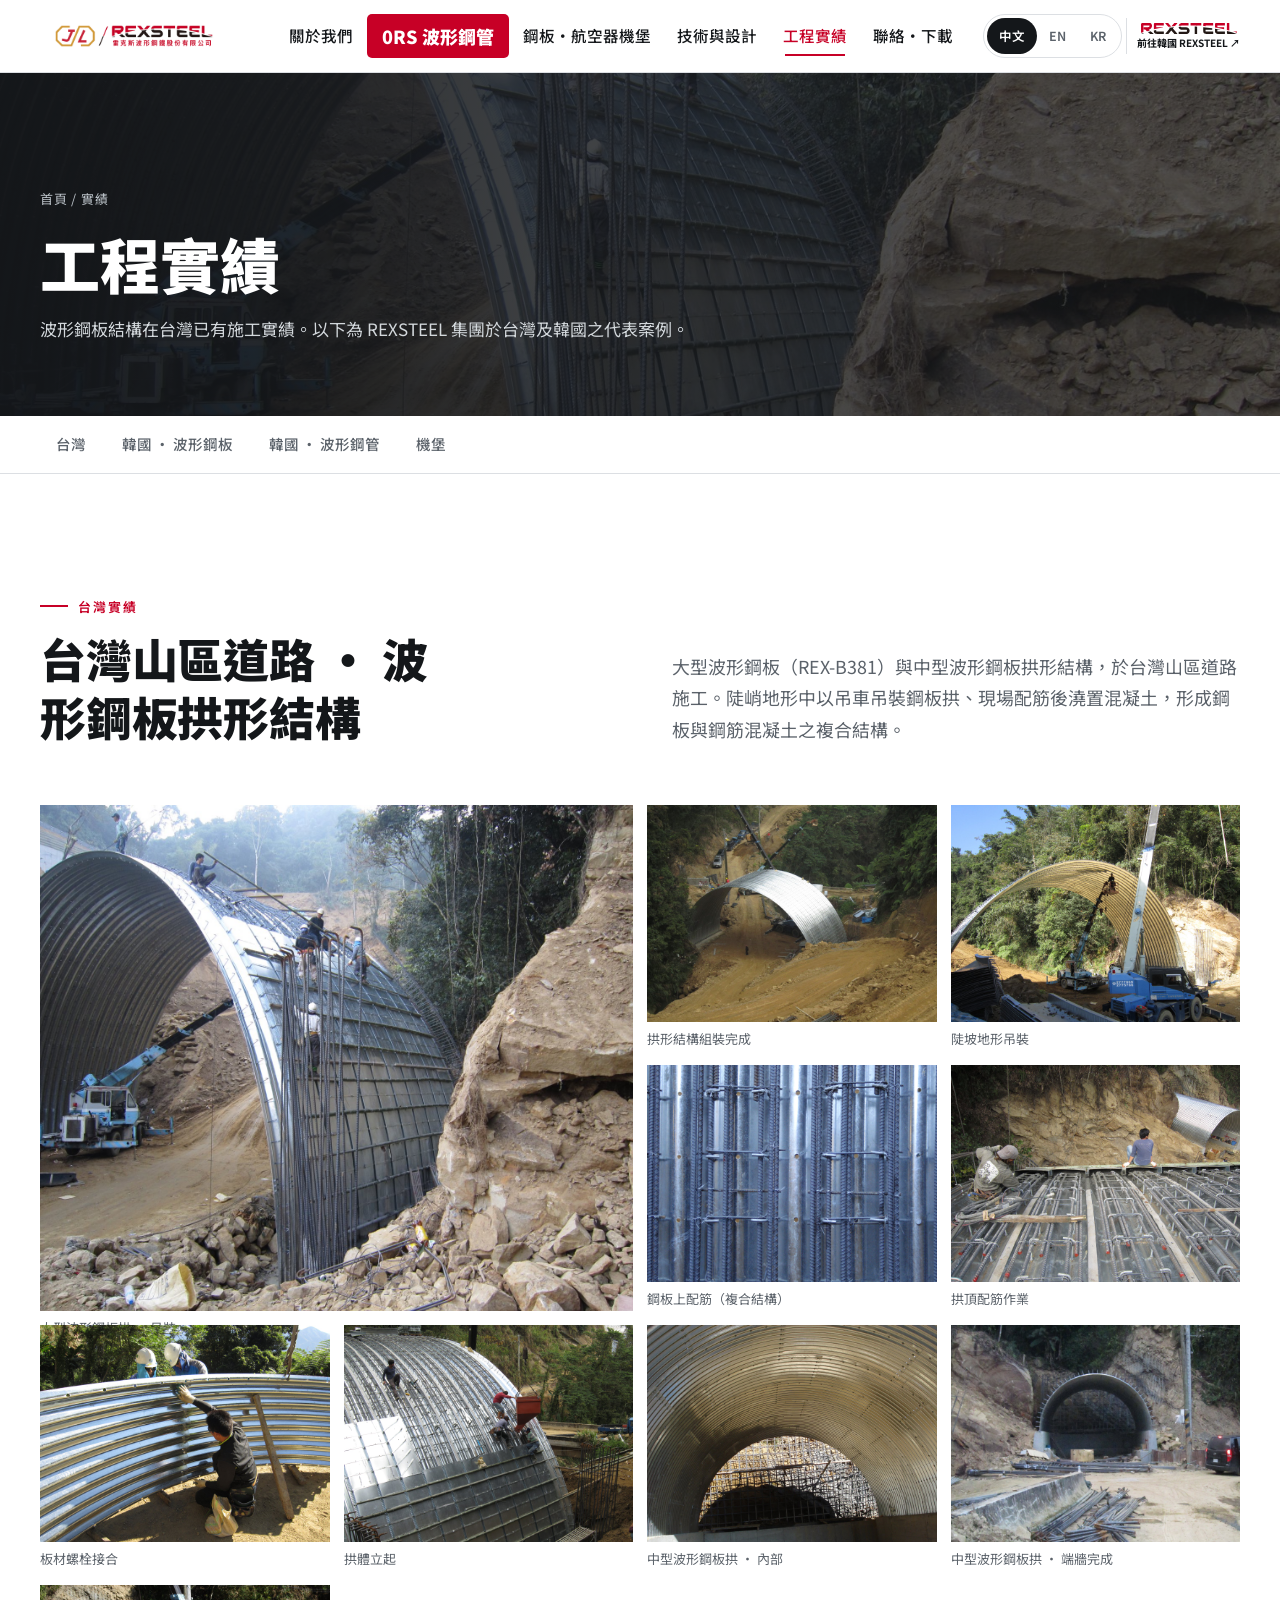
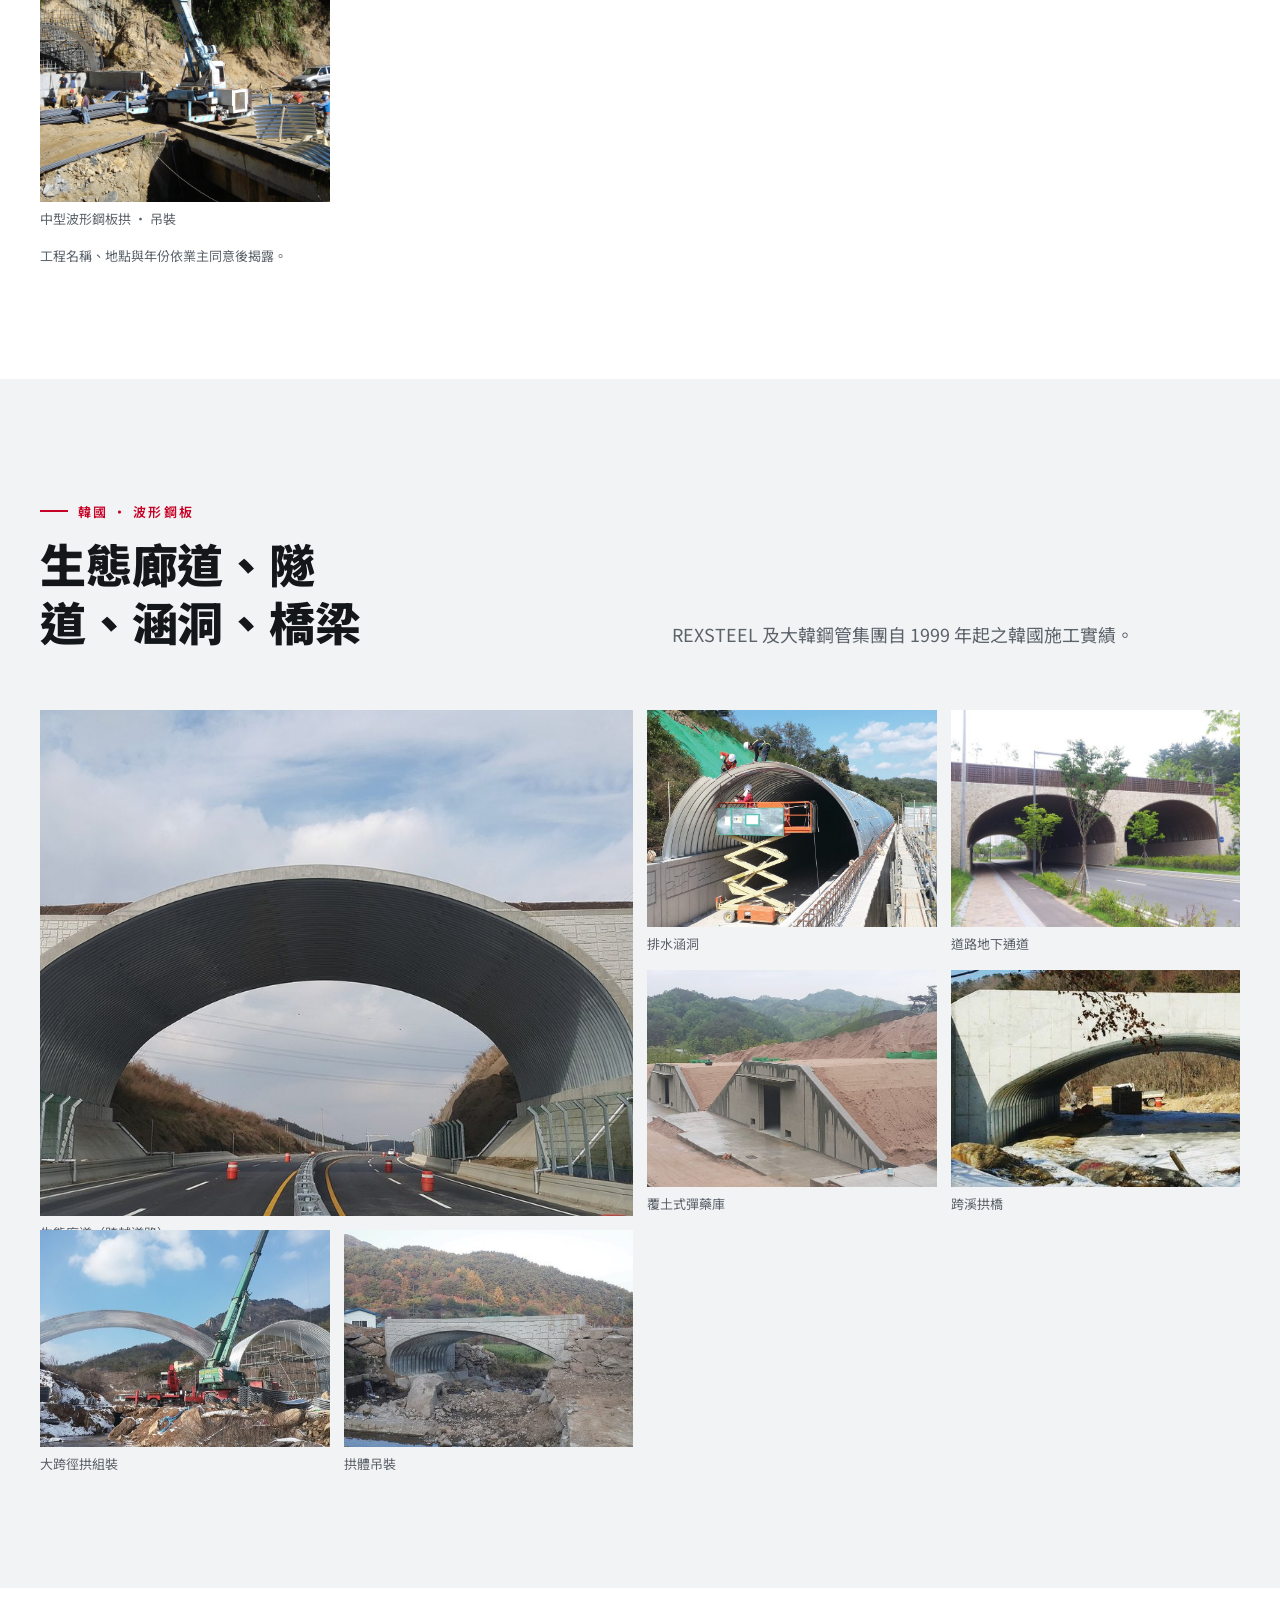
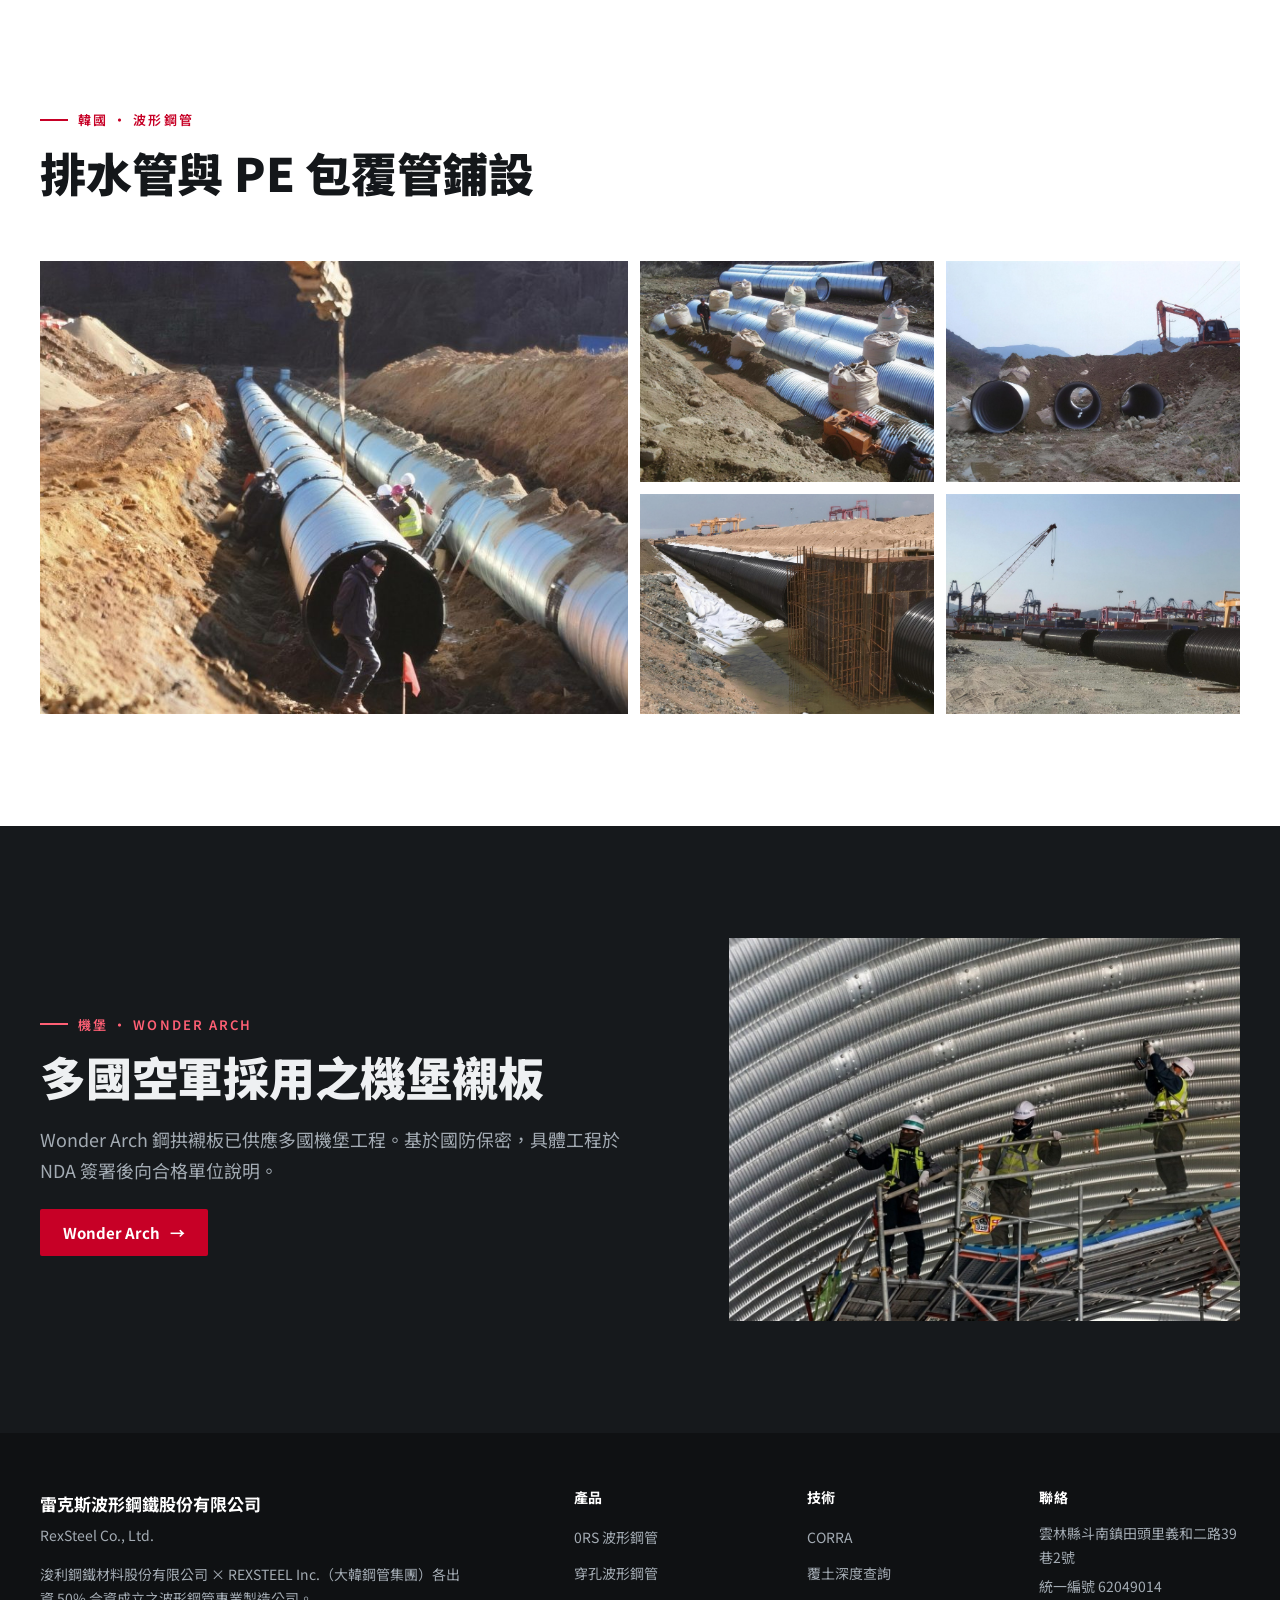
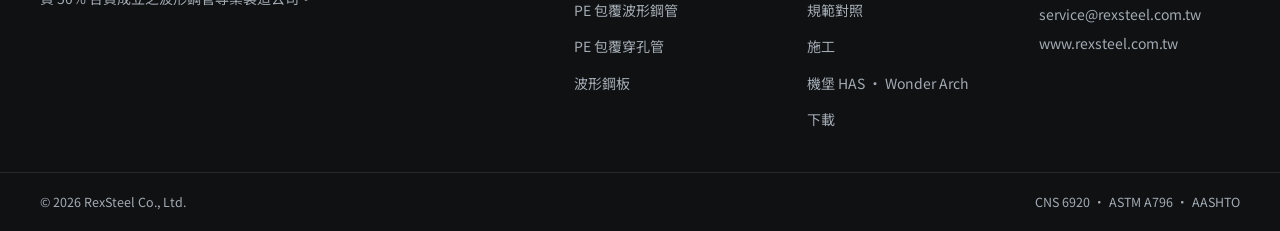
<file: projects.html>
<!DOCTYPE html>

<html class="notranslate" lang="zh-Hant" translate="no">
<head>
<meta charset="utf-8"/><meta content="notranslate" name="google"/>
<meta content="width=device-width,initial-scale=1,viewport-fit=cover" name="viewport"/>
<title>工程實績 | REXSTEEL Taiwan</title>
<meta content="台灣與韓國波形鋼板·波形鋼管施工實績。" name="description"/>
<link href="assets/icon.png" rel="icon"/>
<link href="https://fonts.googleapis.com" rel="preconnect"/>
<link crossorigin="" href="https://fonts.gstatic.com" rel="preconnect"/>
<link href="https://fonts.googleapis.com/css2?family=Barlow+Condensed:wght@500;600;700&amp;family=IBM+Plex+Mono:wght@400;500;600;700&amp;family=Noto+Sans+TC:wght@400;500;700;900&amp;family=Noto+Sans+KR:wght@400;500;700;900&amp;display=swap" rel="stylesheet"/>
<link href="style.css" rel="stylesheet"/>
<link href="rexsteel-additions.css?v=20261117-profile-red" rel="stylesheet"/></head>
<body>
<header class="hdr"><div class="wrap">
<a aria-label="雷克斯波形鋼鐵 首頁" class="brand" href="index.html"><img alt="JL / REXSTEEL 雷克斯波形鋼鐵股份有限公司" height="188" src="assets/logo-jv.png" width="900"/></a>
<button aria-controls="menu" aria-expanded="false" aria-label="Menu" class="burger"><span></span><span></span><span></span></button>
<nav class="menu" id="menu"><a href="about.html"><span class="tc">關於我們</span><span class="en">About</span><span class="ko">회사소개</span></a><a class="rx-primary-product" href="products.html"><span class="tc">0RS 波形鋼管</span><span class="en">0RS Pipe</span><span class="ko">파형강관 0RS</span></a><a href="solutions.html"><span class="tc">鋼板・航空器機堡</span><span class="en">Plate &amp; Shelters</span><span class="ko">파형강판·항공기 격납고</span></a><a href="engineering.html"><span class="tc">技術與設計</span><span class="en">Technology &amp; Design</span><span class="ko">기술·설계</span></a><a aria-current="page" href="projects.html"><span class="tc">工程實績</span><span class="en">Projects</span><span class="ko">시공사례</span></a><a href="contact.html"><span class="tc">聯絡・下載</span><span class="en">Contact &amp; Downloads</span><span class="ko">문의·다운로드</span></a></nav>
<div aria-label="Language" class="lang" role="group"><button aria-pressed="true" data-lang="zh-Hant">中文</button><button aria-pressed="false" data-lang="en">EN</button><button aria-pressed="false" data-lang="ko">KR</button></div><a aria-label="韓國 REXSTEEL · 한국 렉스틸" class="rx-korea-logo" href="https://rexsteel.kr/" rel="noopener noreferrer" target="_blank" title="REXSTEEL Korea"><img alt="REXSTEEL Korea" height="24" src="assets/rexsteel-korea-logo.svg" width="120"/><span class="rx-korea-label"><span class="tc">前往韓國 REXSTEEL ↗</span><span class="en">Visit REXSTEEL Korea ↗</span><span class="ko">한국 렉스틸 바로가기 ↗</span></span></a>
</div></header>
<main>
<div class="phero">
<div class="bgimg" style="background-image:url(assets/tw-IMG_2306.jpg)"></div>
<div class="wrap">
<div class="crumb"><a href="index.html"><span class="tc">首頁</span><span class="en">Home</span><span class="ko">홈</span></a> / <span class="tc">實績</span><span class="en">Projects</span><span class="ko">실적</span></div>
<h1><span class="tc">工程實績</span><span class="en">Project record</span><span class="ko">시공 실적</span></h1>
<p><span class="tc">波形鋼板結構在台灣已有施工實績。以下為 REXSTEEL 集團於台灣及韓國之代表案例。</span><span class="en">Corrugated plate structures have already been built in Taiwan. Representative REXSTEEL Group projects in Taiwan and Korea follow.</span><span class="ko">파형강판 구조물은 대만에서 이미 시공 실적이 있습니다. REXSTEEL 그룹의 대만·한국 대표 사례입니다.</span></p>
</div>
</div>
<nav aria-label="Projects" class="subnav"><div class="wrap">
<a href="#taiwan"><span class="tc">台灣</span><span class="en">Taiwan</span><span class="ko">대만</span></a><a href="#korea-plate"><span class="tc">韓國 · 波形鋼板</span><span class="en">Korea · plate</span><span class="ko">한국 · 파형강판</span></a><a href="#korea-pipe"><span class="tc">韓國 · 波形鋼管</span><span class="en">Korea · pipe</span><span class="ko">한국 · 파형강관</span></a><a href="#has"><span class="tc">機堡</span><span class="en">Shelters</span><span class="ko">격납고</span></a>
</div></nav>
<section id="taiwan">
<div class="wrap">
<div class="head-row">
<div><span class="eyebrow"><span class="tc">台灣實績</span><span class="en">Taiwan</span><span class="ko">대만 실적</span></span><h2 class="h2"><span class="tc">台灣山區道路 · 波形鋼板拱形結構</span><span class="en">Taiwan mountain road · corrugated plate arches</span><span class="ko">대만 산간도로 · 파형강판 아치 구조물</span></h2></div>
<p class="lead"><span class="tc">大型波形鋼板（REX-B381）與中型波形鋼板拱形結構，於台灣山區道路施工。陡峭地形中以吊車吊裝鋼板拱、現場配筋後澆置混凝土，形成鋼板與鋼筋混凝土之複合結構。</span><span class="en">Large-profile (REX-B381) and medium-profile corrugated plate arches built on mountain roads in Taiwan. Plate arches were craned into place on steep terrain, reinforcement fixed on site and concrete placed, forming a steel–concrete composite structure.</span><span class="ko">대형 파형강판(REX-B381)과 중형 파형강판 아치 구조물을 대만 산간도로에 시공했습니다. 급경사 지형에서 강판 아치를 크레인으로 세우고 현장에서 배근한 뒤 콘크리트를 타설해 강판·철근콘크리트 복합구조를 만들었습니다.</span></p>
</div>
<div class="pj-grid">
<figure class="big"><img alt="" loading="lazy" src="assets/tw-IMG_2306.jpg"/><figcaption><span class="tc">大型波形鋼板拱 · 吊裝</span><span class="en">Large-profile arch · erection</span><span class="ko">대형 파형강판 아치 · 설치</span></figcaption></figure>
<figure><img alt="" loading="lazy" src="assets/tw-IMG_2200.jpg"/><figcaption><span class="tc">拱形結構組裝完成</span><span class="en">Arch assembled</span><span class="ko">아치 조립 완료</span></figcaption></figure>
<figure><img alt="" loading="lazy" src="assets/tw-IMG_2104.jpg"/><figcaption><span class="tc">陡坡地形吊裝</span><span class="en">Erection on steep terrain</span><span class="ko">급경사 지형 설치</span></figcaption></figure>
<figure><img alt="" loading="lazy" src="assets/tw-DSC05487.jpg"/><figcaption><span class="tc">鋼板上配筋（複合結構）</span><span class="en">Reinforcement on plate (composite)</span><span class="ko">강판 위 배근 (복합구조)</span></figcaption></figure>
<figure><img alt="" loading="lazy" src="assets/tw-IMG_2326.jpg"/><figcaption><span class="tc">拱頂配筋作業</span><span class="en">Crown reinforcement</span><span class="ko">아치 정부 배근</span></figcaption></figure>
<figure><img alt="" loading="lazy" src="assets/tw-IMG_2184.jpg"/><figcaption><span class="tc">板材螺栓接合</span><span class="en">Bolting the plates</span><span class="ko">판 볼트 접합</span></figcaption></figure>
<figure><img alt="" loading="lazy" src="assets/tw-IMG_2269.jpg"/><figcaption><span class="tc">拱體立起</span><span class="en">Arch standing</span><span class="ko">아치 세우기</span></figcaption></figure>
<figure><img alt="" loading="lazy" src="assets/tw-DSC05473.jpg"/><figcaption><span class="tc">中型波形鋼板拱 · 內部</span><span class="en">Medium-profile arch · interior</span><span class="ko">중형 파형강판 아치 · 내부</span></figcaption></figure>
<figure><img alt="" loading="lazy" src="assets/tw-IMG_2412.jpg"/><figcaption><span class="tc">中型波形鋼板拱 · 端牆完成</span><span class="en">Medium-profile arch · headwall complete</span><span class="ko">중형 파형강판 아치 · 면벽 완료</span></figcaption></figure>
<figure><img alt="" loading="lazy" src="assets/tw-DSC05467.jpg"/><figcaption><span class="tc">中型波形鋼板拱 · 吊裝</span><span class="en">Medium-profile arch · erection</span><span class="ko">중형 파형강판 아치 · 설치</span></figcaption></figure>
</div>
<p class="note" style="margin-top:14px"><span class="tc">工程名稱、地點與年份依業主同意後揭露。</span><span class="en">Project names, locations and dates are disclosed with the owner's consent.</span><span class="ko">공사명·위치·연도는 발주처 동의 후 공개합니다.</span></p>
</div>
</section>
<section class="soft" id="korea-plate">
<div class="wrap">
<div class="head-row"><div><span class="eyebrow"><span class="tc">韓國 · 波形鋼板</span><span class="en">Korea · corrugated plate</span><span class="ko">한국 · 파형강판</span></span><h2 class="h2"><span class="tc">生態廊道、隧道、涵洞、橋梁</span><span class="en">Wildlife crossings, tunnels, culverts, bridges</span><span class="ko">생태통로, 터널, 암거, 교량</span></h2></div>
<p class="lead"><span class="tc">REXSTEEL 及大韓鋼管集團自 1999 年起之韓國施工實績。</span><span class="en">REXSTEEL and Daehan Steel Pipe Group projects in Korea since 1999.</span><span class="ko">REXSTEEL과 대한강관그룹의 1999년 이후 한국 시공 실적.</span></p></div>
<div class="pj-grid">
<figure class="big"><img alt="" loading="lazy" src="assets/plate-ecobridge.jpg"/><figcaption><span class="tc">生態廊道（跨越道路）</span><span class="en">Wildlife crossing over a highway</span><span class="ko">생태통로 (도로 상부)</span></figcaption></figure>
<figure><img alt="排水涵洞 · Drainage culvert · 통수로 암거" loading="lazy" src="assets/plate-tunnel.jpg"/><figcaption><span class="tc">排水涵洞</span><span class="en">Drainage culvert</span><span class="ko">통수로·암거</span></figcaption></figure>
<figure><img alt="" loading="lazy" src="assets/plate-underpass.jpg"/><figcaption><span class="tc">道路地下通道</span><span class="en">Road underpass</span><span class="ko">도로 지하통로</span></figcaption></figure>
<figure><img alt="覆土式彈藥庫 · Earth-covered ammunition storage · 복토형 탄약고" loading="lazy" src="assets/plate-culvert.jpg"/><figcaption><span class="tc">覆土式彈藥庫</span><span class="en">Earth-covered ammunition storage</span><span class="ko">복토형 탄약고</span></figcaption></figure>
<figure><img alt="" loading="lazy" src="assets/plate-stream.jpg"/><figcaption><span class="tc">跨溪拱橋</span><span class="en">Arch bridge over a stream</span><span class="ko">하천 아치교</span></figcaption></figure>
<figure><img alt="" loading="lazy" src="assets/plate-assembly.jpg"/><figcaption><span class="tc">大跨徑拱組裝</span><span class="en">Long-span arch assembly</span><span class="ko">장경간 아치 조립</span></figcaption></figure>
<figure><img alt="" loading="lazy" src="assets/plate-arch.jpg"/><figcaption><span class="tc">拱體吊裝</span><span class="en">Arch erection</span><span class="ko">아치 설치</span></figcaption></figure>
</div>
</div>
</section>
<section id="korea-pipe">
<div class="wrap">
<div class="head-row"><div><span class="eyebrow"><span class="tc">韓國 · 波形鋼管</span><span class="en">Korea · corrugated pipe</span><span class="ko">한국 · 파형강관</span></span><h2 class="h2"><span class="tc">排水管與 PE 包覆管鋪設</span><span class="en">Drainage and PE-coated pipe installation</span><span class="ko">배수관과 PE 피복관 부설</span></h2></div></div>
<div class="gallery">
<img alt="" loading="lazy" src="assets/site-1.jpg"/>
<img alt="" loading="lazy" src="assets/site-2.jpg"/>
<img alt="" loading="lazy" src="assets/site-3.jpg"/>
<img alt="" loading="lazy" src="assets/site-pe-1.jpg"/>
<img alt="" loading="lazy" src="assets/site-pe-2.jpg"/>
</div>
</div>
</section>
<section class="dark" id="has">
<div class="wrap split">
<div>
<span class="eyebrow"><span class="tc">機堡 · Wonder Arch</span><span class="en">Shelters · Wonder Arch</span><span class="ko">격납고 · Wonder Arch</span></span>
<h2 class="h2"><span class="tc">多國空軍採用之機堡襯板</span><span class="en">Shelter liners in service with several air forces</span><span class="ko">여러 나라 공군이 쓰는 격납고 라이너</span></h2>
<p class="lead"><span class="tc">Wonder Arch 鋼拱襯板已供應多國機堡工程。基於國防保密，具體工程於 NDA 簽署後向合格單位說明。</span><span class="en">Wonder Arch liners have been supplied to shelter projects in several countries. For defense confidentiality, specific projects are described to qualified parties after NDA.</span><span class="ko">Wonder Arch 라이너는 여러 나라 격납고 공사에 공급되었습니다. 국방 보안상 구체적 공사는 NDA 체결 후 자격 있는 기관에 설명합니다.</span></p>
<p style="margin-top:22px"><a class="btn btn-red" href="has.html">Wonder Arch <span class="arr">→</span></a></p>
</div>
<figure style="margin:0"><img alt="" loading="lazy" src="assets/wa-wonder-arch-panel-erection-2.jpg"/></figure>
</div>
</section>
</main>
<footer class="ftr">
<div class="wrap">
<div><div class="co">雷克斯波形鋼鐵股份有限公司</div><div style="margin-top:4px">RexSteel Co., Ltd.</div>
<p style="margin-top:14px;max-width:30em"><span class="tc">浚利鋼鐵材料股份有限公司 × REXSTEEL Inc.（大韓鋼管集團）各出資 50% 合資成立之波形鋼管專業製造公司。</span><span class="en">A 50:50 corrugated steel pipe joint venture of Jiun-Li Steel Material Co., Ltd. and REXSTEEL Inc. (Daehan Steel Pipe Group).</span><span class="ko">浚利鋼鐵(준리강철) × REXSTEEL Inc.(대한강관그룹)가 50%씩 출자해 세운 파형강관 전문 제조회사입니다.</span></p></div>
<div><h4><span class="tc">產品</span><span class="en">Products</span><span class="ko">제품</span></h4><ul><li><a href="products.html#ors">0RS <span class="tc">波形鋼管</span><span class="en">pipe</span><span class="ko">파형강관</span></a></li><li><a href="products.html#perforated"><span class="tc">穿孔波形鋼管</span><span class="en">Perforated pipe</span><span class="ko">유공관</span></a></li><li><a href="products.html#pe"><span class="tc">PE 包覆波形鋼管</span><span class="en">PE-coated pipe</span><span class="ko">PE 피복 파형강관</span></a></li><li><a href="products.html#pe-perforated"><span class="tc">PE 包覆穿孔管</span><span class="en">PE perforated pipe</span><span class="ko">PE 피복 유공관</span></a></li><li><a href="plate.html"><span class="tc">波形鋼板</span><span class="en">Corrugated plate</span><span class="ko">파형강판</span></a></li></ul></div>
<div><h4><span class="tc">技術</span><span class="en">Technical</span><span class="ko">기술</span></h4><ul><li><a href="engineering.html#corra">CORRA</a></li><li><a href="technical.html#calc"><span class="tc">覆土深度查詢</span><span class="en">Cover depth check</span><span class="ko">토피 깊이 조회</span></a></li><li><a href="technical.html#standards"><span class="tc">規範對照</span><span class="en">Standards</span><span class="ko">규범 대조</span></a></li><li><a href="installation.html"><span class="tc">施工</span><span class="en">Installation</span><span class="ko">시공</span></a></li><li><a href="has.html"><span class="tc">機堡 HAS · Wonder Arch</span><span class="en">HAS shelters · Wonder Arch</span><span class="ko">격납고 HAS · Wonder Arch</span></a></li><li><a href="contact.html#downloads"><span class="tc">下載</span><span class="en">Downloads</span><span class="ko">다운로드</span></a></li></ul></div>
<div><h4><span class="tc">聯絡</span><span class="en">Contact</span><span class="ko">연락처</span></h4><ul><li>雲林縣斗南鎮田頭里義和二路39巷2號</li><li>統一編號 62049014</li><li>service@rexsteel.com.tw</li><li>www.rexsteel.com.tw</li></ul></div>
</div>
<div class="bottom"><div class="wrap"><span>© 2026 RexSteel Co., Ltd.</span><span>CNS 6920 · ASTM A796 · AASHTO</span></div></div>
</footer>
<script src="site.js?v=20261119-16mm"></script>
<script defer="" src="rexsteel-additions.js?v=20261117-profile-red"></script></body>
</html>
</file>
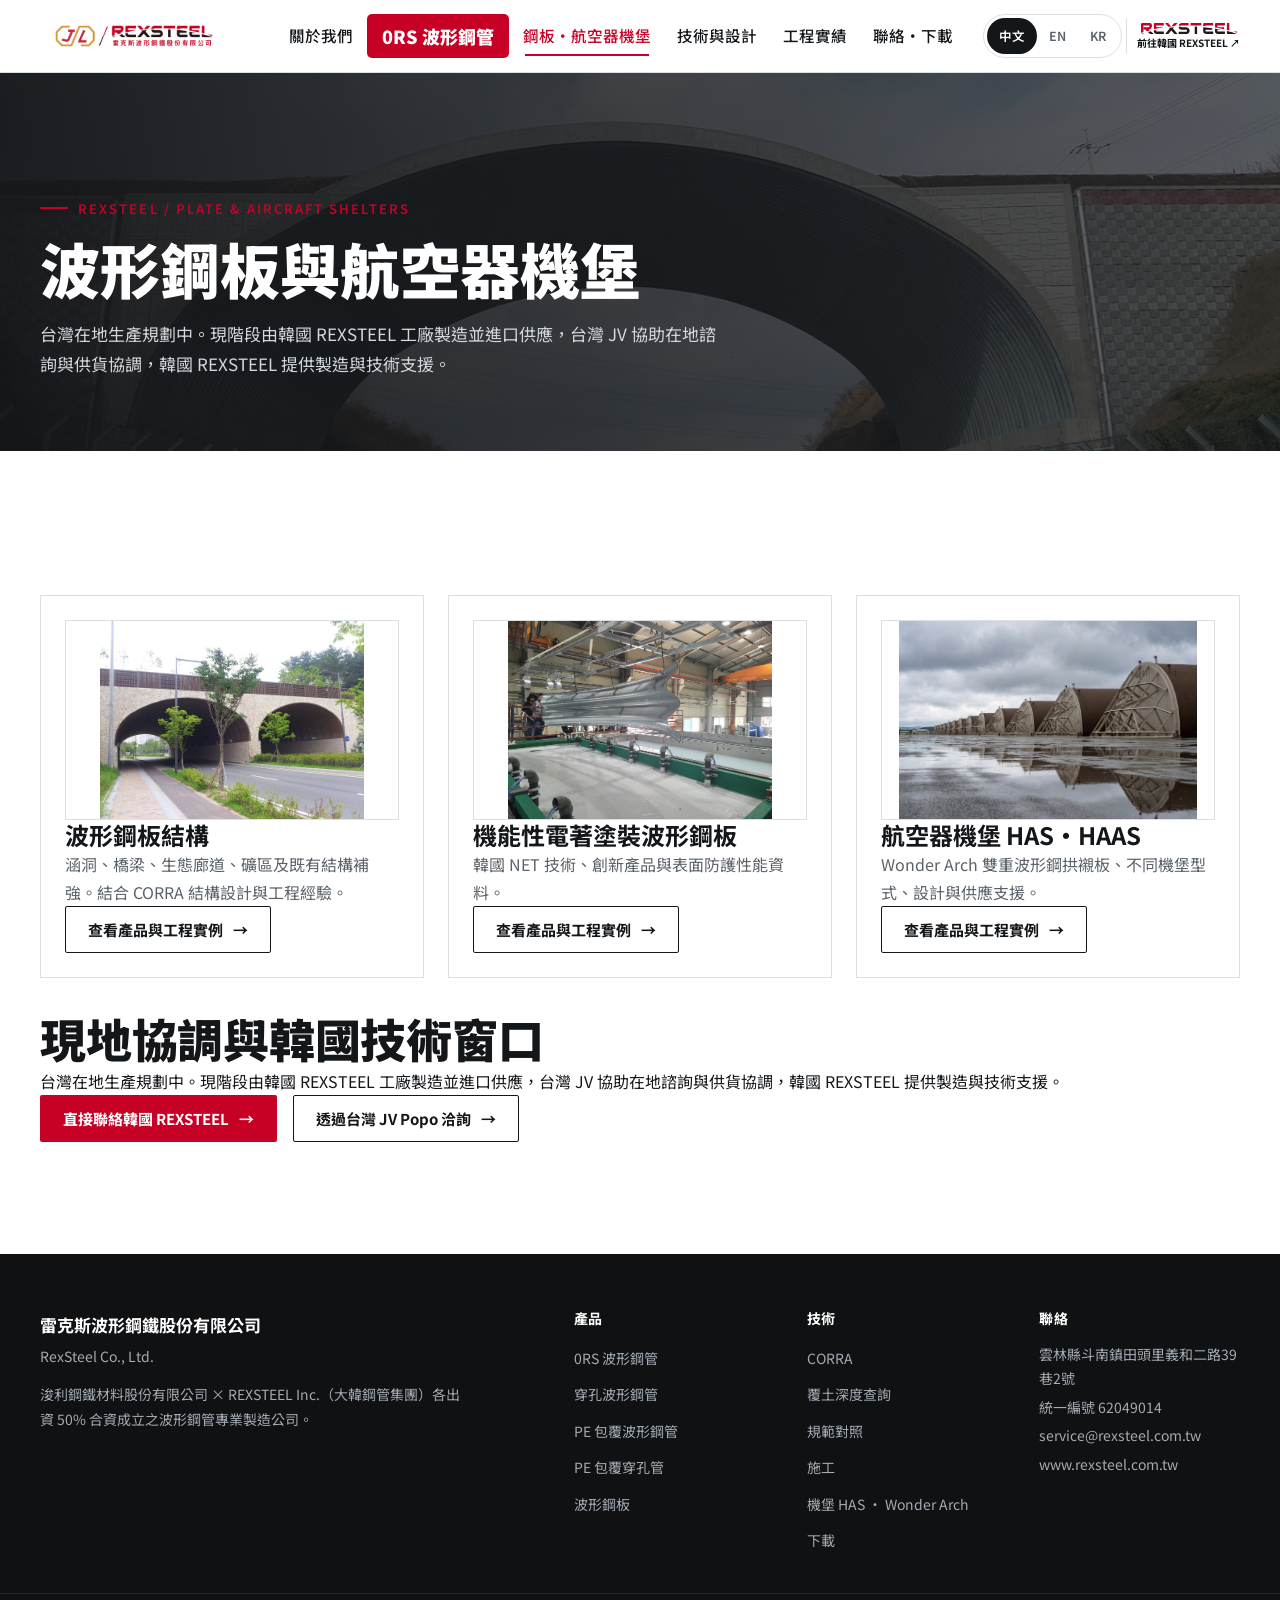
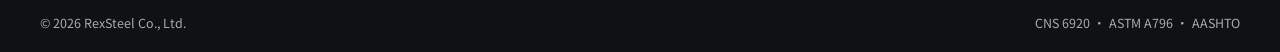
<file: solutions.html>
<!DOCTYPE html>

<html class="notranslate" lang="zh-Hant" translate="no">
<head>
<meta charset="utf-8"/><meta content="notranslate" name="google"/>
<meta content="width=device-width,initial-scale=1,viewport-fit=cover" name="viewport"/>
<title>波形鋼板與航空器機堡 | REXSTEEL Taiwan</title>
<meta content="波形鋼板結構：REXSTEEL 製造進口，CORRA 完整結構設計。" name="description"/>
<link href="assets/icon.png" rel="icon"/>
<link href="https://fonts.googleapis.com" rel="preconnect"/>
<link crossorigin="" href="https://fonts.gstatic.com" rel="preconnect"/>
<link href="https://fonts.googleapis.com/css2?family=Barlow+Condensed:wght@500;600;700&amp;family=IBM+Plex+Mono:wght@400;500;600;700&amp;family=Noto+Sans+TC:wght@400;500;700;900&amp;family=Noto+Sans+KR:wght@400;500;700;900&amp;display=swap" rel="stylesheet"/>
<link href="style.css" rel="stylesheet"/>
<link href="rexsteel-additions.css?v=20261117-profile-red" rel="stylesheet"/></head>
<body>
<header class="hdr"><div class="wrap">
<a aria-label="雷克斯波形鋼鐵 首頁" class="brand" href="index.html"><img alt="JL / REXSTEEL 雷克斯波形鋼鐵股份有限公司" height="188" src="assets/logo-jv.png" width="900"/></a>
<button aria-controls="menu" aria-expanded="false" aria-label="Menu" class="burger"><span></span><span></span><span></span></button>
<nav class="menu" id="menu"><a href="about.html"><span class="tc">關於我們</span><span class="en">About</span><span class="ko">회사소개</span></a><a class="rx-primary-product" href="products.html"><span class="tc">0RS 波形鋼管</span><span class="en">0RS Pipe</span><span class="ko">파형강관 0RS</span></a><a aria-current="page" href="solutions.html"><span class="tc">鋼板・航空器機堡</span><span class="en">Plate &amp; Shelters</span><span class="ko">파형강판·항공기 격납고</span></a><a href="engineering.html"><span class="tc">技術與設計</span><span class="en">Technology &amp; Design</span><span class="ko">기술·설계</span></a><a href="projects.html"><span class="tc">工程實績</span><span class="en">Projects</span><span class="ko">시공사례</span></a><a href="contact.html"><span class="tc">聯絡・下載</span><span class="en">Contact &amp; Downloads</span><span class="ko">문의·다운로드</span></a></nav>
<div aria-label="Language" class="lang" role="group"><button aria-pressed="true" data-lang="zh-Hant">中文</button><button aria-pressed="false" data-lang="en">EN</button><button aria-pressed="false" data-lang="ko">KR</button></div><a aria-label="韓國 REXSTEEL · 한국 렉스틸" class="rx-korea-logo" href="https://rexsteel.kr/" rel="noopener noreferrer" target="_blank" title="REXSTEEL Korea"><img alt="REXSTEEL Korea" height="24" src="assets/rexsteel-korea-logo.svg" width="120"/><span class="rx-korea-label"><span class="tc">前往韓國 REXSTEEL ↗</span><span class="en">Visit REXSTEEL Korea ↗</span><span class="ko">한국 렉스틸 바로가기 ↗</span></span></a>
</div></header>
<main><div class="phero"><div class="bgimg" style="background-image:url(assets/plate-ecobridge.jpg)"></div><div class="wrap"><span class="eyebrow">REXSTEEL / PLATE &amp; AIRCRAFT SHELTERS</span><h1><span class="tc">波形鋼板與航空器機堡</span><span class="en">Plate &amp; aircraft shelters</span><span class="ko">파형강판·항공기 격납고</span></h1><p><span class="tc">台灣在地生產規劃中。現階段由韓國 REXSTEEL 工廠製造並進口供應，台灣 JV 協助在地諮詢與供貨協調，韓國 REXSTEEL 提供製造與技術支援。</span><span class="en">Local production in Taiwan is planned. Products are currently manufactured by REXSTEEL Korea and imported; the Taiwan JV coordinates local enquiries and supply, while Korea provides manufacturing and technical support.</span><span class="ko">대만 현지 생산을 계획 중입니다. 현재는 한국 렉스틸 공장에서 제조해 수입 공급하며, 대만 JV는 현지 상담·공급 협의, 한국 렉스틸은 제조·기술 지원을 담당합니다.</span></p></div></div><section class="rx-add"><div class="wrap"><div class="rx-grid rx-three"><article class="rx-card"><figure><a href="plate.html"><img alt="波形鋼板結構" loading="lazy" src="assets/plate-underpass.jpg"/></a></figure><h2><span class="tc">波形鋼板結構</span><span class="en">Corrugated plate structures</span><span class="ko">파형강판 구조물</span></h2><p><span class="tc">涵洞、橋梁、生態廊道、礦區及既有結構補強。結合 CORRA 結構設計與工程經驗。</span><span class="en">Culverts, bridges, wildlife crossings, mines and rehabilitation with CORRA engineering.</span><span class="ko">암거·교량·생태통로·광산·보수보강. CORRA 구조설계와 현장경험으로 지원합니다.</span></p><a class="btn btn-line" href="plate.html"><span class="tc">查看產品與工程實例</span><span class="en">Explore product and projects</span><span class="ko">제품·시공사례 보기</span> →</a></article><article class="rx-card"><figure><a href="plate.html#rexsteel-coating"><img alt="機能性電著塗裝波形鋼板" loading="lazy" src="assets/rx-net-coating-panel.jpg"/></a></figure><h2><span class="tc">機能性電著塗裝波形鋼板</span><span class="en">Functional e-coated plate</span><span class="ko">기능성 전착도장 파형강판</span></h2><p><span class="tc">韓國 NET 技術、創新產品與表面防護性能資料。</span><span class="en">Korean NET technology, innovative product designation and surface protection data.</span><span class="ko">한국 NET 기술·혁신제품·표면 성능 자료를 소개합니다.</span></p><a class="btn btn-line" href="plate.html#rexsteel-coating"><span class="tc">查看產品與工程實例</span><span class="en">Explore product and projects</span><span class="ko">제품·시공사례 보기</span> →</a></article><article class="rx-card"><figure><a href="has.html"><img alt="航空器機堡 HAS·HAAS" loading="lazy" src="assets/wa-hero-3rd-gen-has.jpg"/></a></figure><h2><span class="tc">航空器機堡 HAS·HAAS</span><span class="en">Aircraft shelters HAS·HAAS</span><span class="ko">항공기 격납고 HAS·HAAS</span></h2><p><span class="tc">Wonder Arch 雙重波形鋼拱襯板、不同機堡型式、設計與供應支援。</span><span class="en">Wonder Arch double-wave arch liners, shelter types, design and supply support.</span><span class="ko">원더아치 이중파형 라이너·격납고 형식·설계·공급 지원.</span></p><a class="btn btn-line" href="has.html"><span class="tc">查看產品與工程實例</span><span class="en">Explore product and projects</span><span class="ko">제품·시공사례 보기</span> →</a></article></div><h2 class="h2"><span class="tc">現地協調與韓國技術窗口</span><span class="en">Local coordination and Korean expertise</span><span class="ko">현지 협의와 한국 기술 창구</span></h2><p><span class="tc">台灣在地生產規劃中。現階段由韓國 REXSTEEL 工廠製造並進口供應，台灣 JV 協助在地諮詢與供貨協調，韓國 REXSTEEL 提供製造與技術支援。</span><span class="en">Local production in Taiwan is planned. Products are currently manufactured by REXSTEEL Korea and imported; the Taiwan JV coordinates local enquiries and supply, while Korea provides manufacturing and technical support.</span><span class="ko">대만 현지 생산을 계획 중입니다. 현재는 한국 렉스틸 공장에서 제조해 수입 공급하며, 대만 JV는 현지 상담·공급 협의, 한국 렉스틸은 제조·기술 지원을 담당합니다.</span></p><div class="rx-links"><a class="btn btn-red" href="contact.html#korea-contact"><span class="tc">直接聯絡韓國 REXSTEEL</span><span class="en">Contact REXSTEEL Korea</span><span class="ko">한국 렉스틸 직접 문의</span> →</a><a class="btn btn-line" href="contact.html#pipe"><span class="tc">透過台灣 JV Popo 洽詢</span><span class="en">Enquire through Taiwan JV Popo</span><span class="ko">대만 JV Popo을 통해 문의</span> →</a></div></div></section></main>
<footer class="ftr">
<div class="wrap">
<div><div class="co">雷克斯波形鋼鐵股份有限公司</div><div style="margin-top:4px">RexSteel Co., Ltd.</div>
<p style="margin-top:14px;max-width:30em"><span class="tc">浚利鋼鐵材料股份有限公司 × REXSTEEL Inc.（大韓鋼管集團）各出資 50% 合資成立之波形鋼管專業製造公司。</span><span class="en">A 50:50 corrugated steel pipe joint venture of Jiun-Li Steel Material Co., Ltd. and REXSTEEL Inc. (Daehan Steel Pipe Group).</span><span class="ko">浚利鋼鐵(준리강철) × REXSTEEL Inc.(대한강관그룹)가 50%씩 출자해 세운 파형강관 전문 제조회사입니다.</span></p></div>
<div><h4><span class="tc">產品</span><span class="en">Products</span><span class="ko">제품</span></h4><ul><li><a href="products.html#ors">0RS <span class="tc">波形鋼管</span><span class="en">pipe</span><span class="ko">파형강관</span></a></li><li><a href="products.html#perforated"><span class="tc">穿孔波形鋼管</span><span class="en">Perforated pipe</span><span class="ko">유공관</span></a></li><li><a href="products.html#pe"><span class="tc">PE 包覆波形鋼管</span><span class="en">PE-coated pipe</span><span class="ko">PE 피복 파형강관</span></a></li><li><a href="products.html#pe-perforated"><span class="tc">PE 包覆穿孔管</span><span class="en">PE perforated pipe</span><span class="ko">PE 피복 유공관</span></a></li><li><a href="plate.html"><span class="tc">波形鋼板</span><span class="en">Corrugated plate</span><span class="ko">파형강판</span></a></li></ul></div>
<div><h4><span class="tc">技術</span><span class="en">Technical</span><span class="ko">기술</span></h4><ul><li><a href="engineering.html#corra">CORRA</a></li><li><a href="technical.html#calc"><span class="tc">覆土深度查詢</span><span class="en">Cover depth check</span><span class="ko">토피 깊이 조회</span></a></li><li><a href="technical.html#standards"><span class="tc">規範對照</span><span class="en">Standards</span><span class="ko">규범 대조</span></a></li><li><a href="installation.html"><span class="tc">施工</span><span class="en">Installation</span><span class="ko">시공</span></a></li><li><a href="has.html"><span class="tc">機堡 HAS · Wonder Arch</span><span class="en">HAS shelters · Wonder Arch</span><span class="ko">격납고 HAS · Wonder Arch</span></a></li><li><a href="contact.html#downloads"><span class="tc">下載</span><span class="en">Downloads</span><span class="ko">다운로드</span></a></li></ul></div>
<div><h4><span class="tc">聯絡</span><span class="en">Contact</span><span class="ko">연락처</span></h4><ul><li>雲林縣斗南鎮田頭里義和二路39巷2號</li><li>統一編號 62049014</li><li>service@rexsteel.com.tw</li><li>www.rexsteel.com.tw</li></ul></div>
</div>
<div class="bottom"><div class="wrap"><span>© 2026 RexSteel Co., Ltd.</span><span>CNS 6920 · ASTM A796 · AASHTO</span></div></div>
</footer>
<script src="site.js?v=20261119-16mm"></script>
<script defer="" src="rexsteel-additions.js?v=20261117-profile-red"></script></body>
</html>
</file>
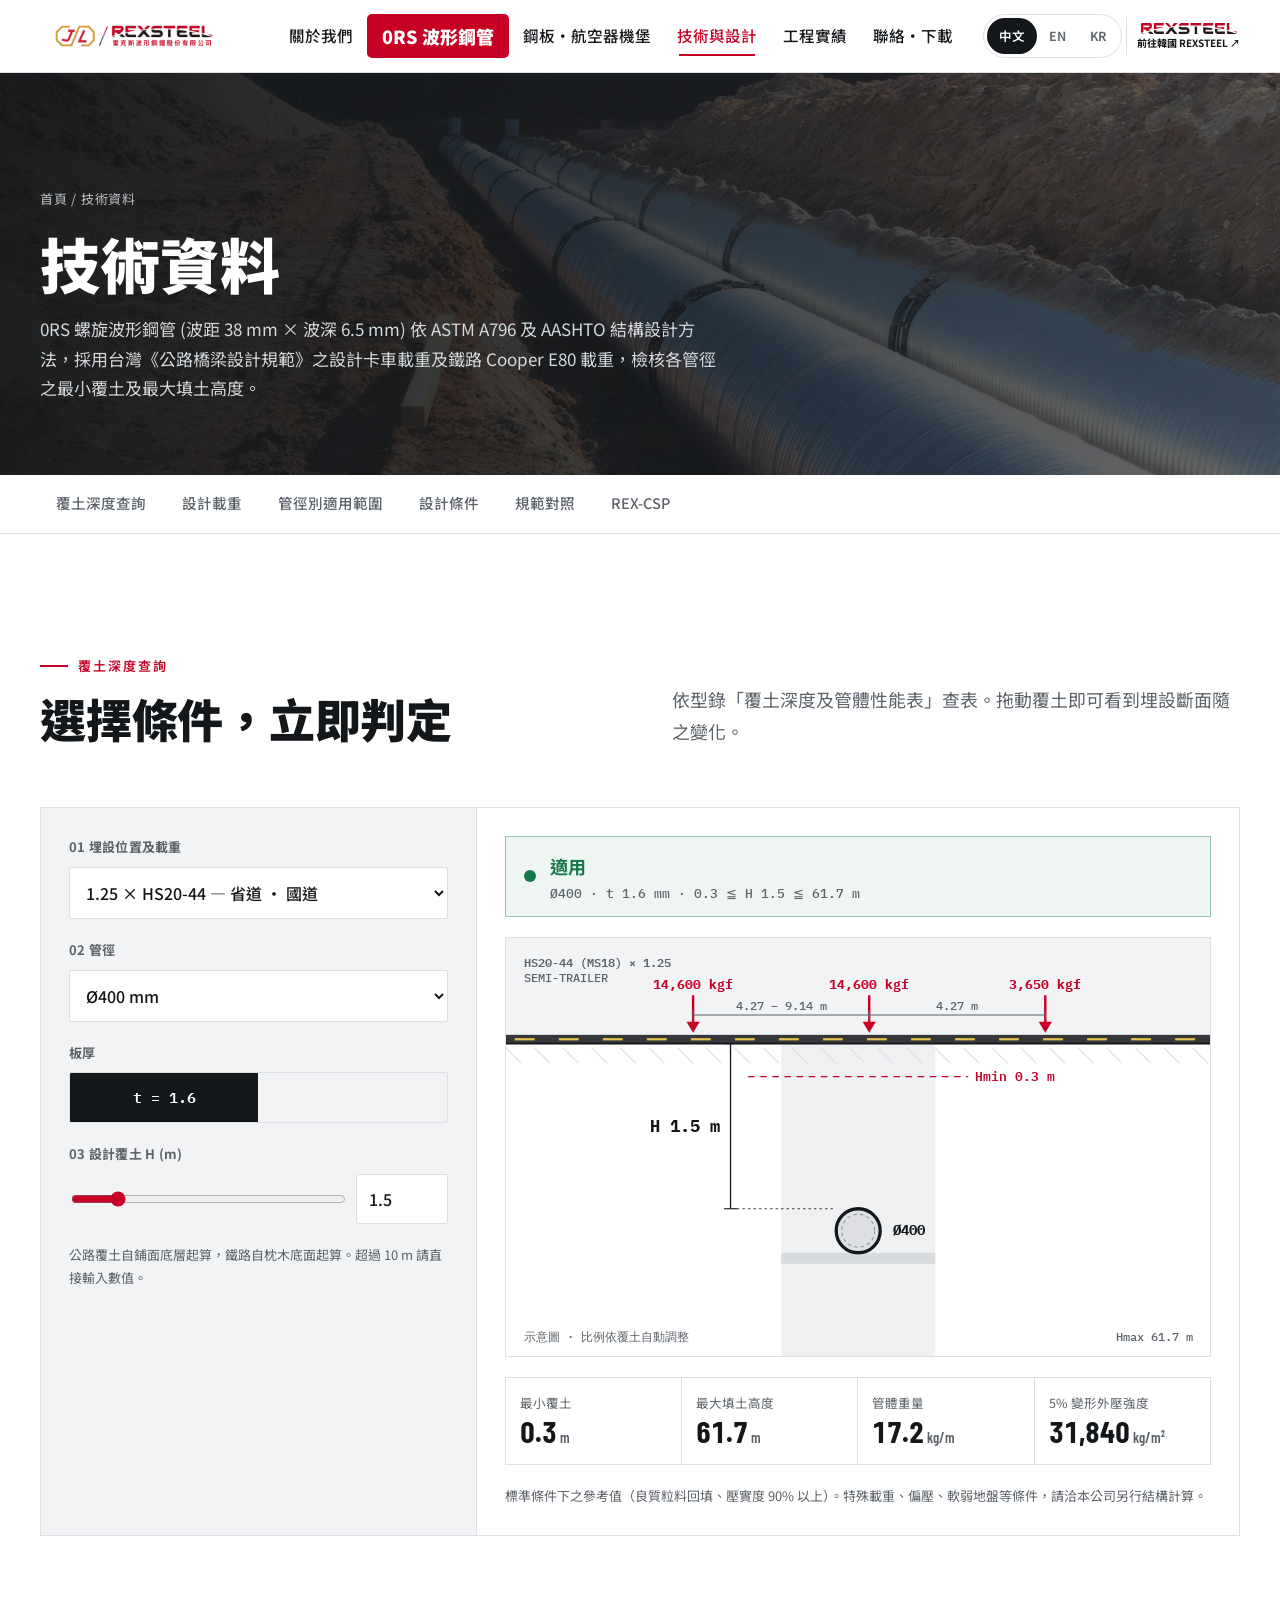
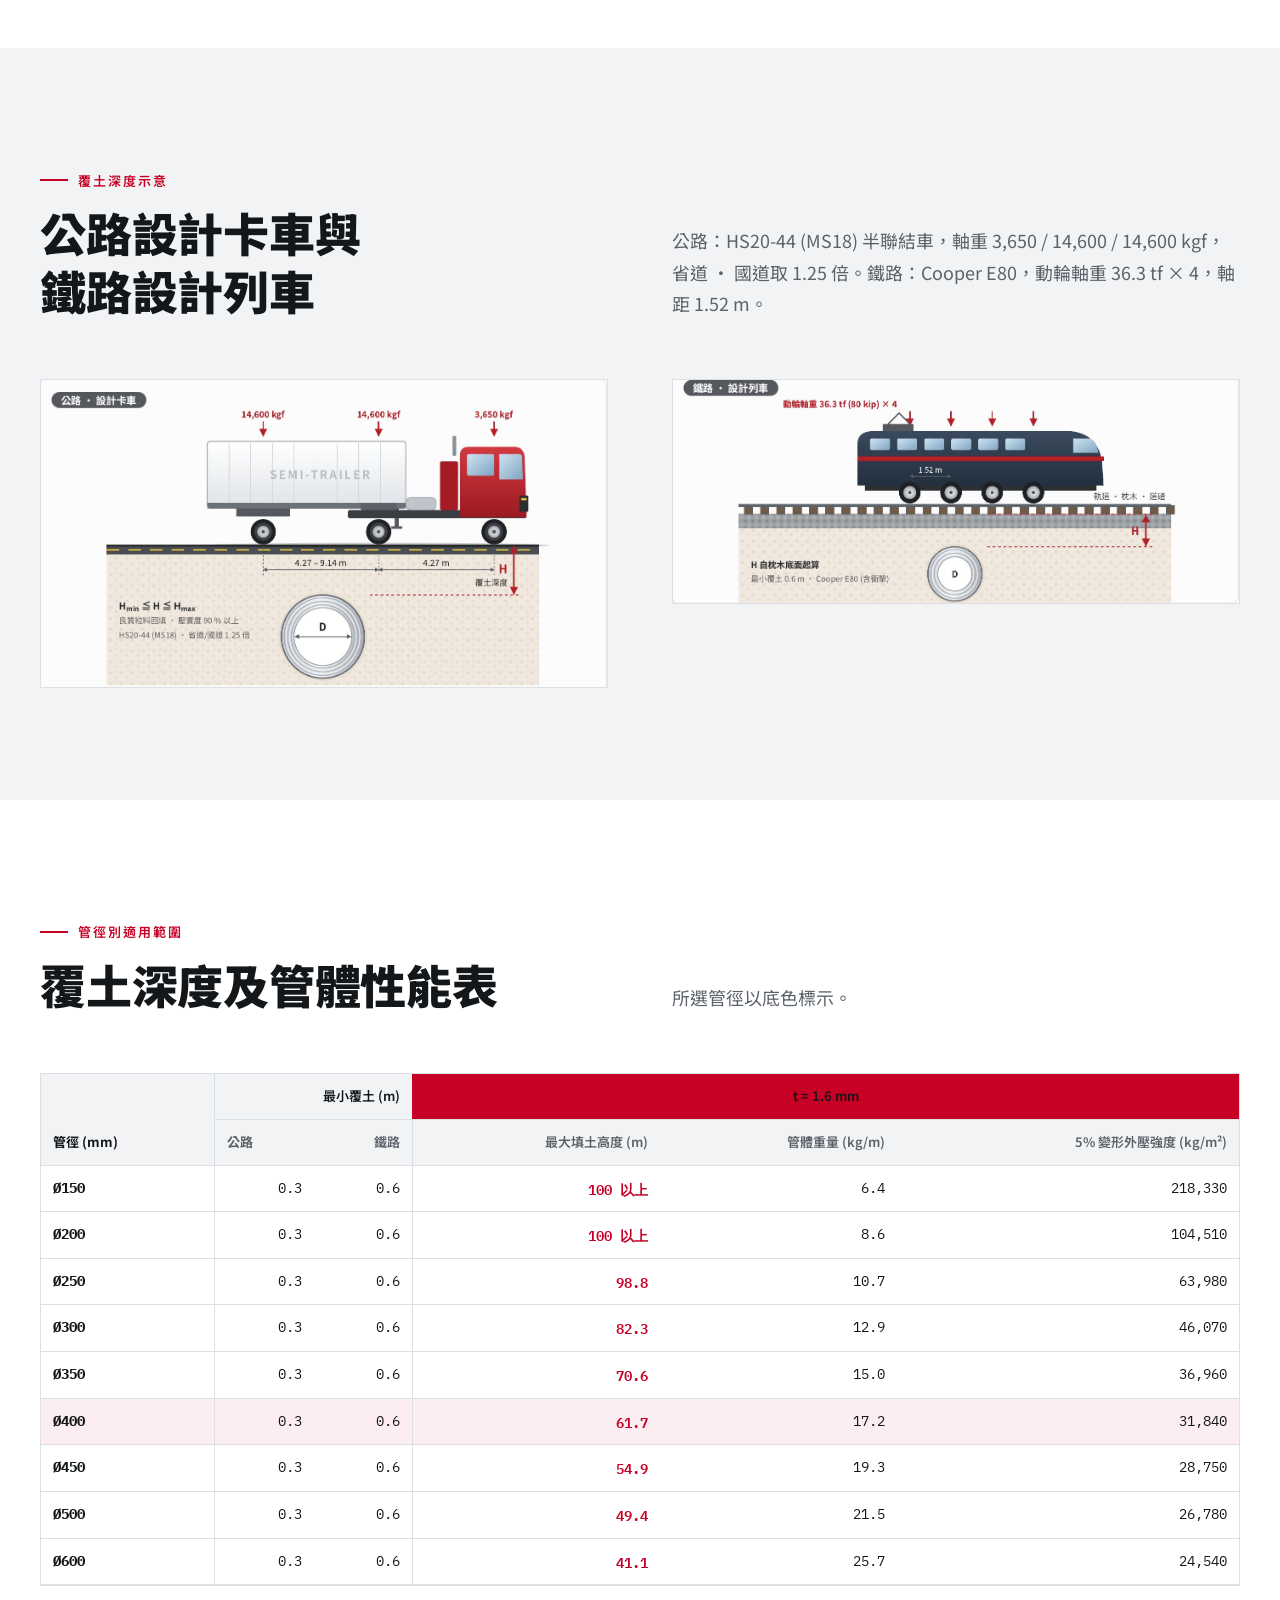
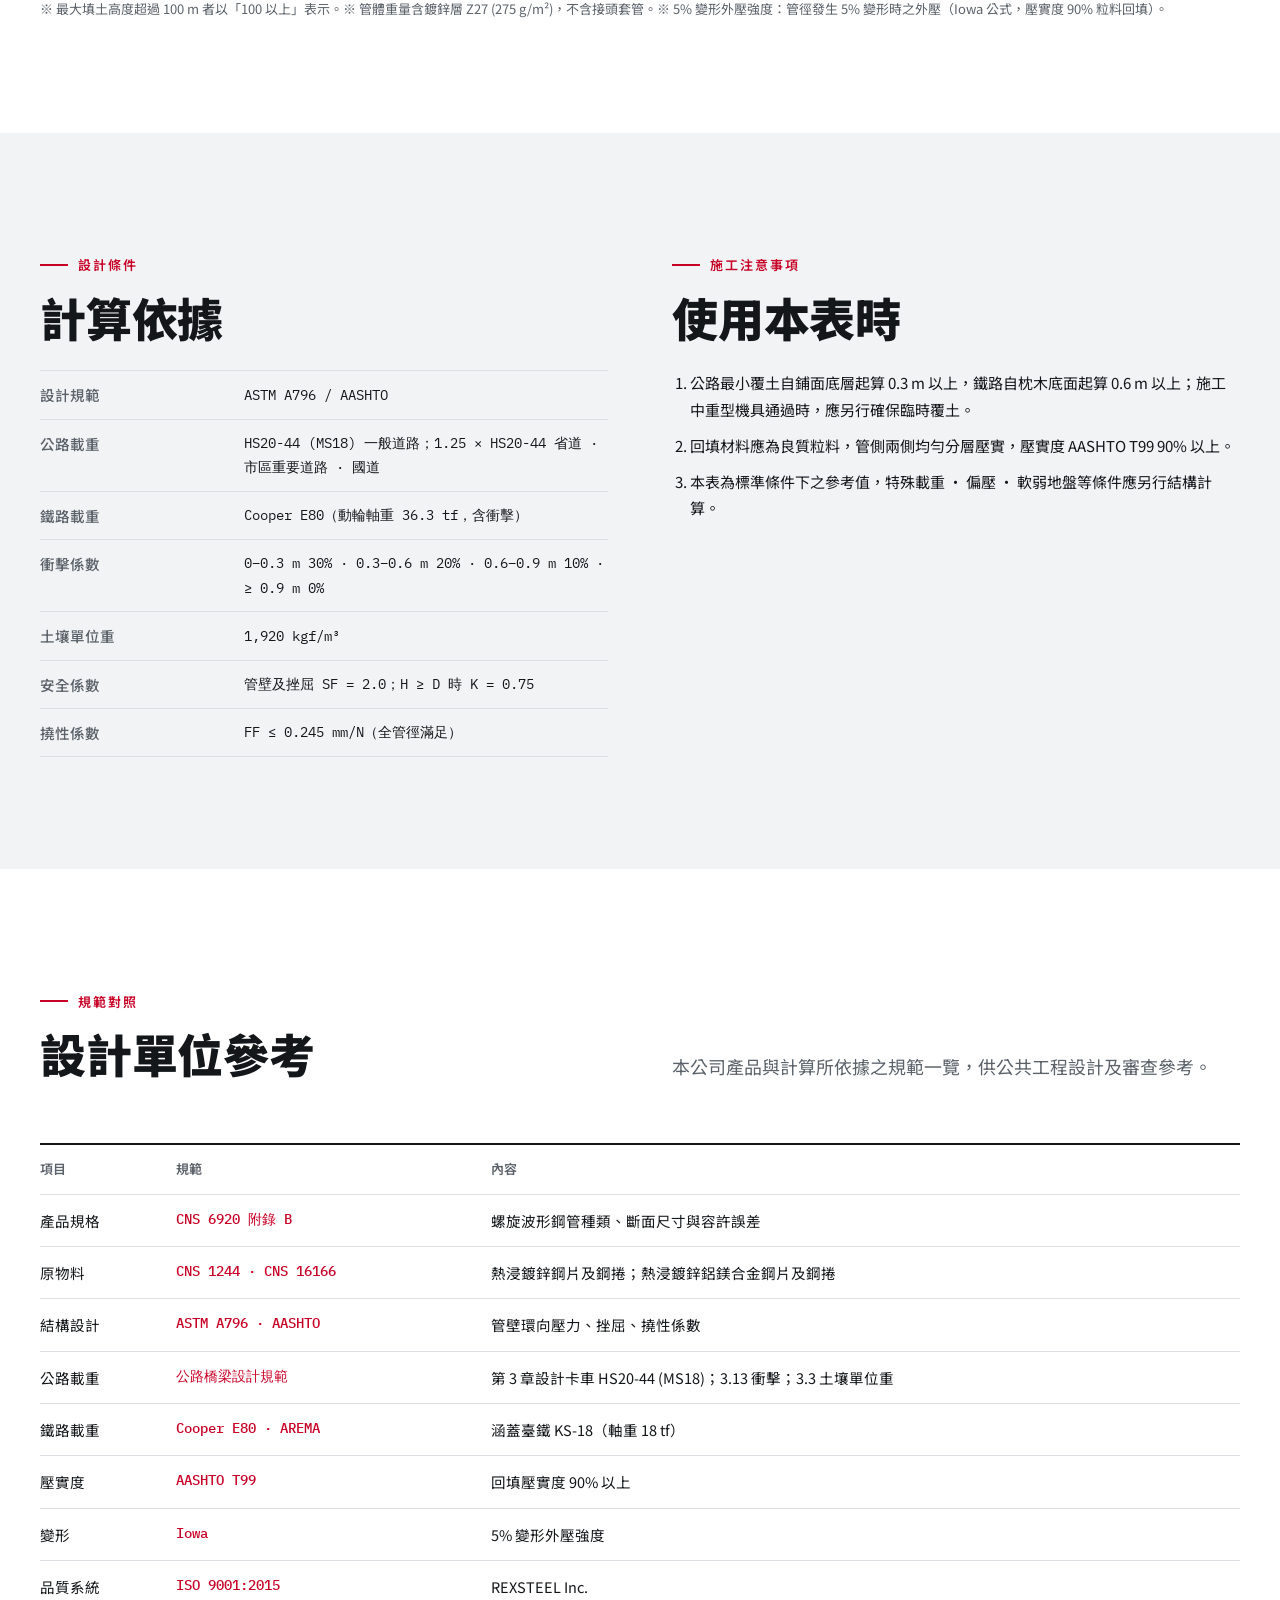
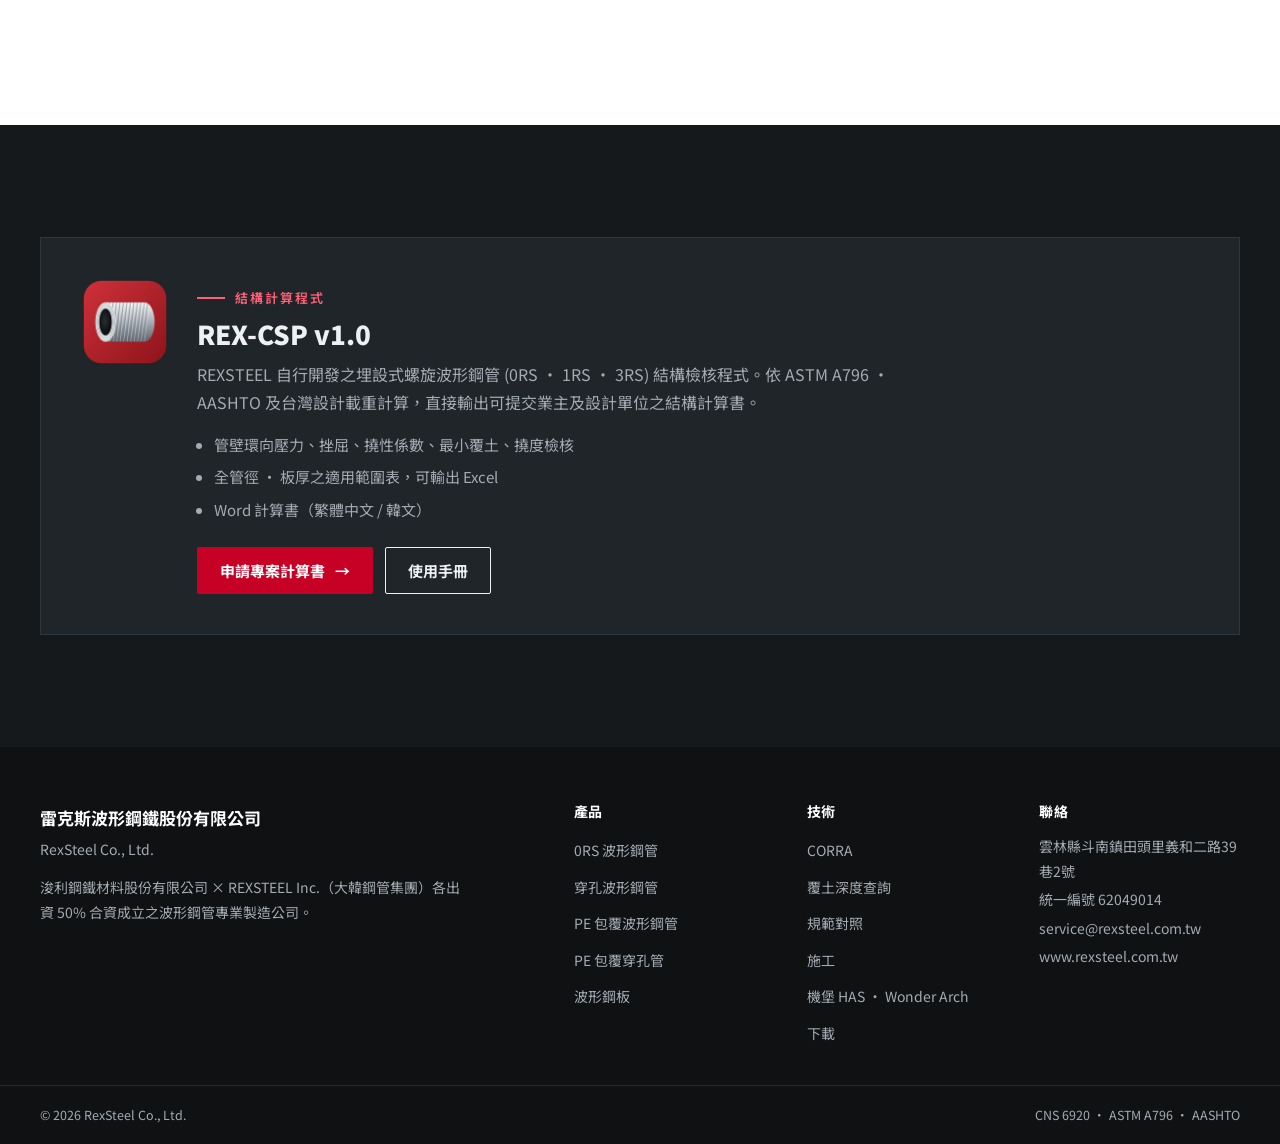
<file: technical.html>
<!DOCTYPE html>

<html class="notranslate" lang="zh-Hant" translate="no">
<head>
<meta charset="utf-8"/><meta content="notranslate" name="google"/>
<meta content="width=device-width,initial-scale=1,viewport-fit=cover" name="viewport"/>
<title>技術資料 | REXSTEEL Taiwan</title>
<meta content="管徑別適用範圍、覆土深度查詢、設計條件與規範對照。" name="description"/>
<link href="assets/icon.png" rel="icon"/>
<link href="https://fonts.googleapis.com" rel="preconnect"/>
<link crossorigin="" href="https://fonts.gstatic.com" rel="preconnect"/>
<link href="https://fonts.googleapis.com/css2?family=Barlow+Condensed:wght@500;600;700&amp;family=IBM+Plex+Mono:wght@400;500;600;700&amp;family=Noto+Sans+TC:wght@400;500;700;900&amp;family=Noto+Sans+KR:wght@400;500;700;900&amp;display=swap" rel="stylesheet"/>
<link href="style.css" rel="stylesheet"/>
<link href="rexsteel-additions.css?v=20261117-profile-red" rel="stylesheet"/></head>
<body>
<header class="hdr"><div class="wrap">
<a aria-label="雷克斯波形鋼鐵 首頁" class="brand" href="index.html"><img alt="JL / REXSTEEL 雷克斯波形鋼鐵股份有限公司" height="188" src="assets/logo-jv.png" width="900"/></a>
<button aria-controls="menu" aria-expanded="false" aria-label="Menu" class="burger"><span></span><span></span><span></span></button>
<nav class="menu" id="menu"><a href="about.html"><span class="tc">關於我們</span><span class="en">About</span><span class="ko">회사소개</span></a><a class="rx-primary-product" href="products.html"><span class="tc">0RS 波形鋼管</span><span class="en">0RS Pipe</span><span class="ko">파형강관 0RS</span></a><a href="solutions.html"><span class="tc">鋼板・航空器機堡</span><span class="en">Plate &amp; Shelters</span><span class="ko">파형강판·항공기 격납고</span></a><a aria-current="page" href="engineering.html"><span class="tc">技術與設計</span><span class="en">Technology &amp; Design</span><span class="ko">기술·설계</span></a><a href="projects.html"><span class="tc">工程實績</span><span class="en">Projects</span><span class="ko">시공사례</span></a><a href="contact.html"><span class="tc">聯絡・下載</span><span class="en">Contact &amp; Downloads</span><span class="ko">문의·다운로드</span></a></nav>
<div aria-label="Language" class="lang" role="group"><button aria-pressed="true" data-lang="zh-Hant">中文</button><button aria-pressed="false" data-lang="en">EN</button><button aria-pressed="false" data-lang="ko">KR</button></div><a aria-label="韓國 REXSTEEL · 한국 렉스틸" class="rx-korea-logo" href="https://rexsteel.kr/" rel="noopener noreferrer" target="_blank" title="REXSTEEL Korea"><img alt="REXSTEEL Korea" height="24" src="assets/rexsteel-korea-logo.svg" width="120"/><span class="rx-korea-label"><span class="tc">前往韓國 REXSTEEL ↗</span><span class="en">Visit REXSTEEL Korea ↗</span><span class="ko">한국 렉스틸 바로가기 ↗</span></span></a>
</div></header>
<main>
<div class="phero">
<div class="bgimg" style="background-image:url(assets/install-trench.jpg)"></div>
<div class="wrap">
<div class="crumb"><a href="index.html"><span class="tc">首頁</span><span class="en">Home</span><span class="ko">홈</span></a> / <span class="tc">技術資料</span><span class="en">Technical</span><span class="ko">기술자료</span></div>
<h1><span class="tc">技術資料</span><span class="en">Technical data</span><span class="ko">기술자료</span></h1>
<p><span class="tc">0RS 螺旋波形鋼管 (波距 38 mm × 波深 6.5 mm) 依 ASTM A796 及 AASHTO 結構設計方法，採用台灣《公路橋梁設計規範》之設計卡車載重及鐵路 Cooper E80 載重，檢核各管徑之最小覆土及最大填土高度。</span><span class="en">0RS helical pipe (38 × 6.5 mm) checked by the ASTM A796 / AASHTO method for minimum cover and maximum fill under Taiwan highway design trucks and Cooper E80 rail loading.</span><span class="ko">0RS 나선형 파형강관(피치 38 mm × 깊이 6.5 mm)을 ASTM A796·AASHTO 구조설계법에 따라, 대만 「도로교량설계규범」 설계트럭 하중과 철도 Cooper E80 하중으로 관경별 최소토피와 최대성토고를 검토했습니다.</span></p>
</div>
</div>
<nav aria-label="Technical" class="subnav"><div class="wrap">
<a href="#calc"><span class="tc">覆土深度查詢</span><span class="en">Cover check</span><span class="ko">토피 깊이 조회</span></a><a href="#loads"><span class="tc">設計載重</span><span class="en">Loads</span><span class="ko">설계 하중</span></a><a href="#table"><span class="tc">管徑別適用範圍</span><span class="en">Cover table</span><span class="ko">관경별 적용범위</span></a><a href="#basis"><span class="tc">設計條件</span><span class="en">Design basis</span><span class="ko">설계 조건</span></a><a href="#standards"><span class="tc">規範對照</span><span class="en">Standards</span><span class="ko">규범 대조</span></a><a href="#software">REX-CSP</a>
</div></nav>
<section id="calc">
<div class="wrap">
<div class="head-row">
<div><span class="eyebrow"><span class="tc">覆土深度查詢</span><span class="en">Cover depth check</span><span class="ko">토피 깊이 조회</span></span><h2 class="h2"><span class="tc">選擇條件，立即判定</span><span class="en">Set the conditions, get the answer</span><span class="ko">조건을 고르면 바로 판정</span></h2></div>
<p class="lead"><span class="tc">依型錄「覆土深度及管體性能表」查表。拖動覆土即可看到埋設斷面隨之變化。</span><span class="en">Looks up the catalogue cover table. Drag the cover depth and the burial section redraws.</span><span class="ko">카탈로그 「토피 깊이 및 관체 성능표」로 조회합니다. 토피를 끌면 매설 단면이 함께 바뀝니다.</span></p>
</div>
<div class="calc">
<form autocomplete="off" id="calc-form">
<div>
<label for="f-load"><span class="tc">01 埋設位置及載重</span><span class="en">01 Location and load</span><span class="ko">01 매설 위치와 하중</span></label>
<select id="f-load">
<option data-en="HS20-44 (MS18) — local roads" data-ko="HS20-44 (MS18) — 일반도로" data-tc="HS20-44 (MS18) — 一般道路" value="road">HS20-44 (MS18) — 一般道路</option>
<option data-en="1.25 × HS20-44 — provincial roads, freeways" data-ko="1.25 × HS20-44 — 성도·국도" data-tc="1.25 × HS20-44 — 省道 · 國道" selected="" value="road125">1.25 × HS20-44 — 省道 · 國道</option>
<option data-en="Cooper E80 — railway (incl. TRA KS-18)" data-ko="Cooper E80 — 철도 (대만철도 KS-18 포함)" data-tc="Cooper E80 — 鐵路（含臺鐵 KS-18）" value="rail">Cooper E80 — 鐵路（含臺鐵 KS-18）</option>
</select>
</div>
<div><label for="f-d"><span class="tc">02 管徑</span><span class="en">02 Diameter</span><span class="ko">02 관경</span></label><select id="f-d"></select></div>
<div><span class="lbl"><span class="tc">板厚</span><span class="en">Wall thickness</span><span class="ko">두께</span></span>
<div aria-label="t" class="seg" role="group"><button aria-pressed="true" data-t="1.6" id="f-t16" type="button">t = 1.6</button></div></div>
<div><label for="f-h"><span class="tc">03 設計覆土 H (m)</span><span class="en">03 Design cover H (m)</span><span class="ko">03 설계 토피 H (m)</span></label>
<div class="rangebox"><input aria-label="H" id="f-hr" max="10" min="0" step="0.1" type="range" value="1.5"/><input id="f-h" inputmode="decimal" max="150" min="0" step="0.1" type="number" value="1.5"/></div></div>
<p class="note"><span class="tc">公路覆土自鋪面底層起算，鐵路自枕木底面起算。超過 10 m 請直接輸入數值。</span><span class="en">Road cover from the bottom of pavement; rail cover from the underside of sleepers. Type values above 10 m.</span><span class="ko">도로 토피는 포장 하면부터, 철도는 침목 하면부터 잽니다. 10 m를 넘으면 숫자로 직접 입력하세요.</span></p>
</form>
<div aria-live="polite" class="out">
<div class="verdict ok" id="verdict"><span class="dot"></span><div><span id="v-main"></span><small id="v-sub"></small></div></div>
<div class="section-svg"><svg aria-label="埋設斷面示意圖" id="burial" role="img" viewbox="0 0 640 380"></svg></div>
<div class="kv">
<div><span><span class="tc">最小覆土</span><span class="en">Min. cover</span><span class="ko">최소 토피</span></span><b id="o-min"></b></div>
<div><span><span class="tc">最大填土高度</span><span class="en">Max. fill</span><span class="ko">최대 성토고</span></span><b id="o-max"></b></div>
<div><span><span class="tc">管體重量</span><span class="en">Pipe weight</span><span class="ko">관체 중량</span></span><b id="o-w"></b></div>
<div><span><span class="tc">5% 變形外壓強度</span><span class="en">5% deflection load</span><span class="ko">5% 변형 외압강도</span></span><b id="o-s"></b></div>
</div>
<p class="note"><span class="tc">標準條件下之參考值（良質粒料回填、壓實度 90% 以上）。特殊載重、偏壓、軟弱地盤等條件，請洽本公司另行結構計算。</span><span class="en">Reference values for standard conditions (granular backfill, ≥ 90% compaction). Ask us for a separate calculation for special loads, eccentric pressure or soft ground.</span><span class="ko">표준 조건(양질 입상재 되메움, 다짐도 90% 이상)의 참고값입니다. 특수하중·편토압·연약지반 등은 당사에 별도 구조계산을 요청하세요.</span></p>
</div>
</div>
</div>
</section>
<section class="soft" id="loads">
<div class="wrap">
<div class="head-row"><div><span class="eyebrow"><span class="tc">覆土深度示意</span><span class="en">Design loads</span><span class="ko">토피 깊이 개념도</span></span><h2 class="h2"><span class="tc">公路設計卡車與鐵路設計列車</span><span class="en">Highway design truck and rail design train</span><span class="ko">도로 설계트럭과 철도 설계열차</span></h2></div>
<p class="lead"><span class="tc">公路：HS20-44 (MS18) 半聯結車，軸重 3,650 / 14,600 / 14,600 kgf，省道 · 國道取 1.25 倍。鐵路：Cooper E80，動輪軸重 36.3 tf × 4，軸距 1.52 m。</span><span class="en">Highway: HS20-44 (MS18) semi-trailer, axle loads 3,650 / 14,600 / 14,600 kgf, ×1.25 for provincial roads and freeways. Rail: Cooper E80, 36.3 tf × 4 driving axles at 1.52 m.</span><span class="ko">도로: HS20-44(MS18) 세미트레일러, 축하중 3,650 / 14,600 / 14,600 kgf, 성도·국도는 1.25배. 철도: Cooper E80, 동륜 축하중 36.3 tf × 4, 축간 1.52 m.</span></p></div>
<div class="cols2">
<figure style="margin:0;background:#fff;border:1px solid var(--line)"><img alt="公路設計卡車 HS20-44 軸重及覆土深度示意" height="720" loading="lazy" src="assets/load-road.jpg" width="1331"/></figure>
<figure style="margin:0;background:#fff;border:1px solid var(--line)"><img alt="鐵路設計列車 Cooper E80 軸重及覆土深度示意" height="523" loading="lazy" src="assets/load-rail.jpg" width="1331"/></figure>
</div>
</div>
</section>
<section id="table">
<div class="wrap">
<div class="head-row"><div><span class="eyebrow"><span class="tc">管徑別適用範圍</span><span class="en">Cover table</span><span class="ko">관경별 적용범위</span></span><h2 class="h2"><span class="tc">覆土深度及管體性能表</span><span class="en">Cover depth and pipe performance</span><span class="ko">토피 깊이 및 관체 성능표</span></h2></div>
<p class="lead"><span class="tc">所選管徑以底色標示。</span><span class="en">The selected diameter is highlighted.</span><span class="ko">선택한 관경은 배경색으로 표시됩니다.</span></p></div>
<div class="tbl">
<table class="cover" id="coverTable">
<thead>
<tr><th rowspan="2"><span class="tc">管徑</span><span class="en">Dia.</span><span class="ko">관경</span> (mm)</th><th class="l" colspan="2"><span class="tc">最小覆土</span><span class="en">Min. cover</span><span class="ko">최소 토피</span> (m)</th><th class="g" colspan="3">t = 1.6 mm</th></tr>
<tr><th class="l"><span class="tc">公路</span><span class="en">Road</span><span class="ko">도로</span></th><th><span class="tc">鐵路</span><span class="en">Rail</span><span class="ko">철도</span></th><th class="l"><span class="tc">最大填土高度</span><span class="en">Max. fill</span><span class="ko">최대 성토고</span> (m)</th><th><span class="tc">管體重量</span><span class="en">Weight</span><span class="ko">관체 중량</span> (kg/m)</th><th><span class="tc">5% 變形外壓強度</span><span class="en">5% defl. load</span><span class="ko">5% 변형 외압강도</span> (kg/m²)</th></tr>
</thead>
<tbody></tbody>
</table>
</div>
<p class="note" style="margin-top:12px"><span class="tc">※ 最大填土高度超過 100 m 者以「100 以上」表示。※ 管體重量含鍍鋅層 Z27 (275 g/m²)，不含接頭套管。※ 5% 變形外壓強度：管徑發生 5% 變形時之外壓（Iowa 公式，壓實度 90% 粒料回填）。</span><span class="en">※ Fill heights above 100 m are shown as "100+". ※ Weight includes Z27 (275 g/m²) zinc, excluding sleeves. ※ 5% deflection load: external pressure at 5% diameter change (Iowa formula, granular backfill at 90%).</span><span class="ko">※ 최대성토고 100 m 초과는 「100 이상」으로 표시. ※ 관체 중량은 아연도금 Z27(275 g/m²) 포함, 슬리브 제외. ※ 5% 변형 외압강도: 관경이 5% 변형될 때의 외압 (Iowa 공식, 다짐도 90% 입상재 되메움).</span></p>
</div>
</section>
<section class="soft" id="basis">
<div class="wrap cols2">
<div>
<span class="eyebrow"><span class="tc">設計條件</span><span class="en">Design basis</span><span class="ko">설계 조건</span></span>
<h2 class="h2" style="margin-bottom:24px"><span class="tc">計算依據</span><span class="en">Calculation basis</span><span class="ko">계산 근거</span></h2>
<table class="sheet" style="margin-top:0">
<tr><th><span class="tc">設計規範</span><span class="en">Code</span><span class="ko">설계 기준</span></th><td>ASTM A796 / AASHTO</td></tr>
<tr><th><span class="tc">公路載重</span><span class="en">Highway</span><span class="ko">도로 하중</span></th><td><span class="tc">HS20-44 (MS18) 一般道路；1.25 × HS20-44 省道 · 市區重要道路 · 國道</span><span class="en">HS20-44 (MS18) local roads; 1.25 × HS20-44 provincial, major urban roads, freeways</span><span class="ko">HS20-44(MS18) 일반도로; 1.25 × HS20-44 성도·시내 주요도로·국도</span></td></tr>
<tr><th><span class="tc">鐵路載重</span><span class="en">Railway</span><span class="ko">철도 하중</span></th><td><span class="tc">Cooper E80（動輪軸重 36.3 tf，含衝擊）</span><span class="en">Cooper E80 (36.3 tf axle, impact incl.)</span><span class="ko">Cooper E80 (동륜 축하중 36.3 tf, 충격 포함)</span></td></tr>
<tr><th><span class="tc">衝擊係數</span><span class="en">Impact</span><span class="ko">충격계수</span></th><td>0–0.3 m 30% · 0.3–0.6 m 20% · 0.6–0.9 m 10% · ≥ 0.9 m 0%</td></tr>
<tr><th><span class="tc">土壤單位重</span><span class="en">Soil weight</span><span class="ko">흙 단위중량</span></th><td>1,920 kgf/m³</td></tr>
<tr><th><span class="tc">安全係數</span><span class="en">Safety factor</span><span class="ko">안전율</span></th><td><span class="tc">管壁及挫屈 SF = 2.0；H ≥ D 時 K = 0.75</span><span class="en">Wall and buckling SF = 2.0; K = 0.75 when H ≥ D</span><span class="ko">관벽·좌굴 SF = 2.0; H ≥ D일 때 K = 0.75</span></td></tr>
<tr><th><span class="tc">撓性係數</span><span class="en">Flexibility</span><span class="ko">연성계수</span></th><td><span class="tc">FF ≤ 0.245 mm/N（全管徑滿足）</span><span class="en">FF ≤ 0.245 mm/N (all diameters)</span><span class="ko">FF ≤ 0.245 mm/N (전 관경 만족)</span></td></tr>
</table>
</div>
<div>
<span class="eyebrow"><span class="tc">施工注意事項</span><span class="en">Site notes</span><span class="ko">시공 유의사항</span></span>
<h2 class="h2" style="margin-bottom:24px"><span class="tc">使用本表時</span><span class="en">When using the table</span><span class="ko">이 표를 쓸 때</span></h2>
<ol>
<li><span class="tc">公路最小覆土自鋪面底層起算 0.3 m 以上，鐵路自枕木底面起算 0.6 m 以上；施工中重型機具通過時，應另行確保臨時覆土。</span><span class="en">Minimum cover: 0.3 m below pavement (road), 0.6 m below sleepers (rail). Provide temporary cover where heavy plant crosses during construction.</span><span class="ko">도로 최소토피는 포장 하면부터 0.3 m 이상, 철도는 침목 하면부터 0.6 m 이상. 시공 중 중장비가 지나갈 때는 임시 토피를 따로 확보하세요.</span></li>
<li><span class="tc">回填材料應為良質粒料，管側兩側均勻分層壓實，壓實度 AASHTO T99 90% 以上。</span><span class="en">Use good granular backfill, compacted evenly on both sides in layers to ≥ 90% (AASHTO T99).</span><span class="ko">되메움재는 양질 입상재로, 관 양측을 고르게 층다짐해 다짐도 AASHTO T99 90% 이상.</span></li>
<li><span class="tc">本表為標準條件下之參考值，特殊載重 · 偏壓 · 軟弱地盤等條件應另行結構計算。</span><span class="en">Reference values for standard conditions; special loads, eccentric pressure or soft ground need a separate calculation.</span><span class="ko">이 표는 표준 조건의 참고값이며, 특수하중·편토압·연약지반 등은 별도 구조계산이 필요합니다.</span></li>
</ol>
</div>
</div>
</section>
<section id="standards">
<div class="wrap">
<div class="head-row"><div><span class="eyebrow"><span class="tc">規範對照</span><span class="en">Standards</span><span class="ko">규범 대조</span></span><h2 class="h2"><span class="tc">設計單位參考</span><span class="en">For design offices</span><span class="ko">설계사 참고</span></h2></div>
<p class="lead"><span class="tc">本公司產品與計算所依據之規範一覽，供公共工程設計及審查參考。</span><span class="en">The standards behind our products and calculations, for public-works design and review.</span><span class="ko">당사 제품과 계산의 근거 기준 목록으로, 공공공사 설계·심사 참고용입니다.</span></p></div>
<div class="std-wrap">
<table class="std">
<thead><tr><th><span class="tc">項目</span><span class="en">Item</span><span class="ko">항목</span></th><th><span class="tc">規範</span><span class="en">Standard</span><span class="ko">기준</span></th><th><span class="tc">內容</span><span class="en">Scope</span><span class="ko">내용</span></th></tr></thead>
<tbody>
<tr><td><span class="tc">產品規格</span><span class="en">Product</span><span class="ko">제품 규격</span></td><td class="code">CNS 6920 <span class="tc">附錄 B</span><span class="en">Annex B</span><span class="ko">부록 B</span></td><td><span class="tc">螺旋波形鋼管種類、斷面尺寸與容許誤差</span><span class="en">Helical corrugated pipe types, profile dimensions and tolerances</span><span class="ko">나선형 파형강관 종류, 단면 치수와 허용오차</span></td></tr>
<tr><td><span class="tc">原物料</span><span class="en">Base steel</span><span class="ko">원자재</span></td><td class="code">CNS 1244 · CNS 16166</td><td><span class="tc">熱浸鍍鋅鋼片及鋼捲；熱浸鍍鋅鋁鎂合金鋼片及鋼捲</span><span class="en">Hot-dip galvanized sheet and coil; hot-dip Zn-Al-Mg coated sheet and coil</span><span class="ko">용융아연도금 강판·코일; 용융 아연·알루미늄·마그네슘 합금도금 강판·코일</span></td></tr>
<tr><td><span class="tc">結構設計</span><span class="en">Structural design</span><span class="ko">구조설계</span></td><td class="code">ASTM A796 · AASHTO</td><td><span class="tc">管壁環向壓力、挫屈、撓性係數</span><span class="en">Ring compression, buckling, flexibility factor</span><span class="ko">관벽 링압축, 좌굴, 연성계수</span></td></tr>
<tr><td><span class="tc">公路載重</span><span class="en">Highway load</span><span class="ko">도로 하중</span></td><td class="code"><span class="tc">公路橋梁設計規範</span><span class="en">Taiwan Highway Bridge Code</span><span class="ko">도로교량설계규범</span></td><td><span class="tc">第 3 章設計卡車 HS20-44 (MS18)；3.13 衝擊；3.3 土壤單位重</span><span class="en">Ch. 3 design truck HS20-44 (MS18); 3.13 impact; 3.3 soil unit weight</span><span class="ko">제3장 설계트럭 HS20-44(MS18); 3.13 충격; 3.3 흙 단위중량</span></td></tr>
<tr><td><span class="tc">鐵路載重</span><span class="en">Rail load</span><span class="ko">철도 하중</span></td><td class="code">Cooper E80 · AREMA</td><td><span class="tc">涵蓋臺鐵 KS-18（軸重 18 tf）</span><span class="en">Covers TRA KS-18 (18 tf axle)</span><span class="ko">대만철도 KS-18 (축하중 18 tf) 포함</span></td></tr>
<tr><td><span class="tc">壓實度</span><span class="en">Compaction</span><span class="ko">다짐도</span></td><td class="code">AASHTO T99</td><td><span class="tc">回填壓實度 90% 以上</span><span class="en">Backfill compaction ≥ 90%</span><span class="ko">되메움 다짐도 90% 이상</span></td></tr>
<tr><td><span class="tc">變形</span><span class="en">Deflection</span><span class="ko">변형</span></td><td class="code">Iowa</td><td><span class="tc">5% 變形外壓強度</span><span class="en">External load at 5% deflection</span><span class="ko">5% 변형 외압강도</span></td></tr>
<tr><td><span class="tc">品質系統</span><span class="en">Quality</span><span class="ko">품질 시스템</span></td><td class="code">ISO 9001:2015</td><td>REXSTEEL Inc.</td></tr>
</tbody>
</table>
</div>
</div>
</section>
<section class="dark" id="software">
<div class="wrap">
<div class="software">
<img alt="REX-CSP" height="180" src="assets/icon.png" width="180"/>
<div>
<span class="eyebrow"><span class="tc">結構計算程式</span><span class="en">Structural software</span><span class="ko">구조계산 프로그램</span></span>
<h3 style="margin-top:12px">REX-CSP v1.0</h3>
<p class="muted" style="margin-top:10px;max-width:46em"><span class="tc">REXSTEEL 自行開發之埋設式螺旋波形鋼管 (0RS · 1RS · 3RS) 結構檢核程式。依 ASTM A796 · AASHTO 及台灣設計載重計算，直接輸出可提交業主及設計單位之結構計算書。</span><span class="en">REXSTEEL's in-house checking program for buried helical pipe (0RS · 1RS · 3RS) to ASTM A796 / AASHTO with Taiwan design loads, producing reports ready for owners and designers.</span><span class="ko">REXSTEEL이 자체 개발한 매설 나선형 파형강관(0RS·1RS·3RS) 구조검토 프로그램입니다. ASTM A796·AASHTO와 대만 설계하중으로 계산하고, 발주처와 설계사에 제출할 구조계산서를 바로 출력합니다.</span></p>
<ul>
<li><span class="tc">管壁環向壓力、挫屈、撓性係數、最小覆土、撓度檢核</span><span class="en">Ring compression, buckling, flexibility, minimum cover and deflection</span><span class="ko">관벽 링압축, 좌굴, 연성계수, 최소토피, 처짐 검토</span></li>
<li><span class="tc">全管徑 · 板厚之適用範圍表，可輸出 Excel</span><span class="en">Cover tables for all diameters and thicknesses, Excel export</span><span class="ko">전 관경·두께 적용범위표, Excel 출력</span></li>
<li><span class="tc">Word 計算書（繁體中文 / 韓文）</span><span class="en">Word reports (Traditional Chinese / Korean)</span><span class="ko">Word 계산서 (번체 중국어 / 한국어)</span></li>
</ul>
<div style="display:flex;flex-wrap:wrap;gap:12px;margin-top:24px">
<a class="btn btn-red" href="contact.html"><span class="tc">申請專案計算書</span><span class="en">Request a project report</span><span class="ko">프로젝트 계산서 요청</span> <span class="arr">→</span></a>
<a class="btn btn-line" href="contact.html#downloads"><span class="tc">使用手冊</span><span class="en">User manual</span><span class="ko">사용설명서</span></a>
</div>
</div>
</div>
</div>
</section>
</main>
<footer class="ftr">
<div class="wrap">
<div><div class="co">雷克斯波形鋼鐵股份有限公司</div><div style="margin-top:4px">RexSteel Co., Ltd.</div>
<p style="margin-top:14px;max-width:30em"><span class="tc">浚利鋼鐵材料股份有限公司 × REXSTEEL Inc.（大韓鋼管集團）各出資 50% 合資成立之波形鋼管專業製造公司。</span><span class="en">A 50:50 corrugated steel pipe joint venture of Jiun-Li Steel Material Co., Ltd. and REXSTEEL Inc. (Daehan Steel Pipe Group).</span><span class="ko">浚利鋼鐵(준리강철) × REXSTEEL Inc.(대한강관그룹)가 50%씩 출자해 세운 파형강관 전문 제조회사입니다.</span></p></div>
<div><h4><span class="tc">產品</span><span class="en">Products</span><span class="ko">제품</span></h4><ul><li><a href="products.html#ors">0RS <span class="tc">波形鋼管</span><span class="en">pipe</span><span class="ko">파형강관</span></a></li><li><a href="products.html#perforated"><span class="tc">穿孔波形鋼管</span><span class="en">Perforated pipe</span><span class="ko">유공관</span></a></li><li><a href="products.html#pe"><span class="tc">PE 包覆波形鋼管</span><span class="en">PE-coated pipe</span><span class="ko">PE 피복 파형강관</span></a></li><li><a href="products.html#pe-perforated"><span class="tc">PE 包覆穿孔管</span><span class="en">PE perforated pipe</span><span class="ko">PE 피복 유공관</span></a></li><li><a href="plate.html"><span class="tc">波形鋼板</span><span class="en">Corrugated plate</span><span class="ko">파형강판</span></a></li></ul></div>
<div><h4><span class="tc">技術</span><span class="en">Technical</span><span class="ko">기술</span></h4><ul><li><a href="engineering.html#corra">CORRA</a></li><li><a href="technical.html#calc"><span class="tc">覆土深度查詢</span><span class="en">Cover depth check</span><span class="ko">토피 깊이 조회</span></a></li><li><a href="technical.html#standards"><span class="tc">規範對照</span><span class="en">Standards</span><span class="ko">규범 대조</span></a></li><li><a href="installation.html"><span class="tc">施工</span><span class="en">Installation</span><span class="ko">시공</span></a></li><li><a href="has.html"><span class="tc">機堡 HAS · Wonder Arch</span><span class="en">HAS shelters · Wonder Arch</span><span class="ko">격납고 HAS · Wonder Arch</span></a></li><li><a href="contact.html#downloads"><span class="tc">下載</span><span class="en">Downloads</span><span class="ko">다운로드</span></a></li></ul></div>
<div><h4><span class="tc">聯絡</span><span class="en">Contact</span><span class="ko">연락처</span></h4><ul><li>雲林縣斗南鎮田頭里義和二路39巷2號</li><li>統一編號 62049014</li><li>service@rexsteel.com.tw</li><li>www.rexsteel.com.tw</li></ul></div>
</div>
<div class="bottom"><div class="wrap"><span>© 2026 RexSteel Co., Ltd.</span><span>CNS 6920 · ASTM A796 · AASHTO</span></div></div>
</footer>
<script src="site.js?v=20261119-16mm"></script>
<script defer="" src="rexsteel-additions.js?v=20261117-profile-red"></script></body>
</html>
</file>
<file: style.css>
/* Layout: precision-steel — white engineering sheets alternate with graphite photo bands; every page carries a drawn element (profile, burial section, trench) as proof of engineering. */
:root{
  --bg:#ffffff; --bg-2:#f2f3f5; --ink:#14171a; --muted:#5b626a; --line:#dcdfe3;
  --red:#c70026; --red-2:#9e001e; --on-red:#ffffff; --steel:#8c959e; --tint:#fbedf0;
  --ok:#17784a; --warn:#b35208;
  --graphite:#16191c; --graphite-2:#20252a; --on-dark:#eef0f2; --on-dark-mute:#a3abb3; --dark-line:#2f363c;
  --f-head:"Noto Sans TC","PingFang TC","Microsoft JhengHei",system-ui,sans-serif;
  --f-cond:"Barlow Condensed","Arial Narrow","Noto Sans TC",sans-serif;
  --f-mono:"IBM Plex Mono",ui-monospace,Consolas,monospace;
  --wrap:1240px; --hdr:72px;
}
@media (prefers-color-scheme:dark){:root:not([data-theme="light"]){
  --bg:#121417; --bg-2:#181b1f; --ink:#eceef0; --muted:#9aa2aa; --line:#2b3136;
  --red:#e3304a; --red-2:#ff5068; --tint:#2a161a; --ok:#47c07c; --warn:#f0a050; color-scheme:dark}}
:root[data-theme="dark"]{
  --bg:#121417; --bg-2:#181b1f; --ink:#eceef0; --muted:#9aa2aa; --line:#2b3136;
  --red:#e3304a; --red-2:#ff5068; --tint:#2a161a; --ok:#47c07c; --warn:#f0a050; color-scheme:dark}

*{box-sizing:border-box}
html{scroll-behavior:smooth;scroll-padding-top:calc(var(--hdr) + 12px)}
body{margin:0;background:var(--bg);color:var(--ink);font:400 16px/1.75 var(--f-head);-webkit-font-smoothing:antialiased;text-rendering:optimizeLegibility}
body::before{content:"";position:fixed;inset:0 0 auto;height:env(safe-area-inset-top,0px);z-index:90;background:var(--bg)}
img{display:block;max-width:100%;height:auto}
a{color:inherit}
h1,h2,h3,h4{margin:0;line-height:1.25;text-wrap:balance;font-family:var(--f-head)}
p{margin:0}
.wrap{max-width:var(--wrap);margin:0 auto;padding-left:max(20px,env(safe-area-inset-left,0px));padding-right:max(20px,env(safe-area-inset-right,0px))}
.num{font-family:var(--f-cond);font-variant-numeric:tabular-nums}
.mono{font-family:var(--f-mono);font-variant-numeric:tabular-nums}
.muted{color:var(--muted)}
html[lang="en"] .tc,html[lang="en"] .ko{display:none!important}
html[lang="ko"] .tc,html[lang="ko"] .en{display:none!important}
html:not([lang="en"]):not([lang="ko"]) .en,html:not([lang="en"]):not([lang="ko"]) .ko{display:none!important}
:focus-visible{outline:2px solid var(--red);outline-offset:3px}
@media (prefers-reduced-motion:reduce){*,*::before,*::after{animation:none!important;transition:none!important}html{scroll-behavior:auto}}

/* ---------- header ---------- */
.hdr{position:sticky;top:env(safe-area-inset-top,0px);z-index:80;background:color-mix(in srgb,var(--bg) 94%,transparent);backdrop-filter:saturate(1.4) blur(10px);border-bottom:1px solid var(--line)}
.hdr .wrap{display:flex;align-items:center;gap:24px;height:var(--hdr)}
.brand{display:flex;align-items:center;background:#fff;border-radius:6px;padding:5px 8px;flex:none}
.brand img{height:36px;width:auto}
.menu{display:flex;align-items:center;gap:2px;margin-left:auto}
.menu a{position:relative;text-decoration:none;font-weight:500;font-size:15.5px;padding:10px 14px;color:var(--ink)}
.menu a::after{content:"";position:absolute;left:14px;right:14px;bottom:4px;height:2px;background:var(--red);transform:scaleX(0);transform-origin:left;transition:transform .25s}
.menu a:hover::after,.menu a[aria-current="page"]::after{transform:scaleX(1)}
.menu a[aria-current="page"]{color:var(--red)}
.lang{display:flex;border:1px solid var(--line);border-radius:999px;padding:3px;flex:none}
.lang button{font:600 12.5px/1 var(--f-head);background:none;border:0;color:var(--muted);padding:7px 11px;border-radius:999px;cursor:pointer}
.lang button[aria-pressed="true"]{background:var(--ink);color:var(--bg)}
.burger{display:none;margin-left:auto;background:none;border:1px solid var(--line);border-radius:6px;width:42px;height:38px;cursor:pointer;color:var(--ink)}
.burger span{display:block;width:18px;height:2px;background:currentColor;margin:4px auto}
@media (max-width:1080px){
  .burger{display:block}
  .menu{display:none;position:absolute;top:100%;left:0;right:0;flex-direction:column;align-items:stretch;background:var(--bg);border-bottom:1px solid var(--line);padding:8px max(20px,env(safe-area-inset-right,0px)) 16px max(20px,env(safe-area-inset-left,0px))}
  .menu.open{display:flex}
  .menu a{padding:12px 4px;border-bottom:1px solid var(--line)}
  .menu a::after{display:none}
  .brand img{height:30px}
}

/* ---------- shared blocks ---------- */
section{padding-block:clamp(64px,9vw,112px)}
.eyebrow{display:inline-flex;align-items:center;gap:10px;font:600 13px/1 var(--f-head);letter-spacing:.16em;text-transform:uppercase;color:var(--red)}
.eyebrow::before{content:"";width:28px;height:2px;background:currentColor}
.h2{font-size:clamp(28px,3.6vw,46px);font-weight:900;letter-spacing:-.005em;margin-top:16px}
.lead{font-size:clamp(16px,1.4vw,18px);color:var(--muted);max-width:42em;margin-top:18px}
.head-row{display:grid;grid-template-columns:minmax(0,1fr) minmax(0,1fr);gap:24px 64px;align-items:end;margin-bottom:clamp(36px,5vw,60px)}
.head-row .lead{margin-top:0}
@media (max-width:860px){.head-row{grid-template-columns:minmax(0,1fr)}}
.btn{display:inline-flex;align-items:center;gap:10px;font:700 15px/1 var(--f-head);text-decoration:none;padding:15px 22px;border-radius:2px;border:1px solid transparent;cursor:pointer;transition:background .2s,color .2s,border-color .2s}
.btn .arr{transition:transform .2s}
.btn:hover .arr{transform:translateX(4px)}
.btn-red{background:var(--red);color:var(--on-red)}
.btn-red:hover{background:var(--red-2)}
.btn-line{border-color:currentColor;background:transparent}
.btn-line:hover{background:var(--ink);color:var(--bg);border-color:var(--ink)}
.dark .btn-line:hover,.hero .btn-line:hover{background:#fff;color:#111;border-color:#fff}
.dark{background:var(--graphite);color:var(--on-dark)}
.dark .lead,.dark .muted{color:var(--on-dark-mute)}
.dark .eyebrow{color:#ff6075}
.soft{background:var(--bg-2)}
.link{display:inline-flex;gap:8px;align-items:center;font-weight:700;text-decoration:none;color:var(--red);font-size:15px}
.link:hover .arr{transform:translateX(4px)}
.link .arr{transition:transform .2s}

/* ---------- page hero (inner pages) ---------- */
.phero{position:relative;color:#fff;background:var(--graphite);overflow:hidden}
.phero .bgimg{position:absolute;inset:0;background-size:cover;background-position:center;opacity:.55}
.phero .bgimg::after{content:"";position:absolute;inset:0;background:linear-gradient(90deg,rgba(18,20,23,.92),rgba(18,20,23,.35))}
.phero .wrap{position:relative;padding-block:clamp(72px,9vw,120px) clamp(48px,6vw,72px)}
.crumb{font-size:13px;color:#b9c0c6;letter-spacing:.06em}
.crumb a{text-decoration:none}
.phero h1{font-size:clamp(34px,5vw,60px);font-weight:900;margin-top:14px}
.phero p{color:#d3d8dc;max-width:40em;margin-top:14px;font-size:17px}
.subnav{border-bottom:1px solid var(--line);background:var(--bg);position:sticky;top:calc(env(safe-area-inset-top,0px) + var(--hdr));z-index:40}
.subnav .wrap{display:flex;gap:4px;overflow-x:auto;scrollbar-width:none}
.subnav a{flex:none;text-decoration:none;font-size:14.5px;font-weight:500;color:var(--muted);padding:14px 16px;border-bottom:2px solid transparent}
.subnav a:hover{color:var(--ink);border-bottom-color:var(--red)}

/* ---------- home hero ---------- */
.hero{position:relative;min-height:min(86vh,820px);display:flex;align-items:flex-end;color:#fff;background:#111;overflow:hidden}
.hero .slides{position:absolute;inset:0}
.hero .slide{position:absolute;inset:-4%;background-size:cover;background-position:center;opacity:0;animation:hx 24s infinite}
.hero .slide:nth-child(1){animation-delay:0s}
.hero .slide:nth-child(2){animation-delay:8s}
.hero .slide:nth-child(3){animation-delay:16s}
@keyframes hx{0%{opacity:0;transform:scale(1.02) translateX(0)}6%{opacity:1}33%{opacity:1}40%{opacity:0;transform:scale(1.1) translateX(-2%)}100%{opacity:0}}
@media (prefers-reduced-motion:reduce){.hero .slide:nth-child(1){opacity:1}}
.hero video{position:absolute;inset:0;width:100%;height:100%;object-fit:cover}
.hero .shade{position:absolute;inset:0;background:linear-gradient(0deg,rgba(10,12,14,.92) 0%,rgba(10,12,14,.45) 45%,rgba(10,12,14,.15) 100%),linear-gradient(90deg,rgba(10,12,14,.6),transparent 60%)}
.hero .wrap{position:relative;width:100%;padding-block:120px 64px}
.hero h1{font-size:clamp(40px,7vw,96px);font-weight:900;line-height:1.05;letter-spacing:-.01em;max-width:11em}
.hero h1 em{font-style:normal;color:#ff4a62}
.hero .sub{font-size:clamp(16px,1.5vw,19px);color:#d7dce0;max-width:36em;margin-top:22px}
.hero .cta{display:flex;flex-wrap:wrap;gap:12px;margin-top:32px}
.hero .meta{display:flex;flex-wrap:wrap;gap:8px 28px;margin-top:48px;padding-top:20px;border-top:1px solid rgba(255,255,255,.18);font:500 13px/1.4 var(--f-mono);color:#b8c0c7}

/* trust band */
.trust{background:var(--graphite);color:var(--on-dark);border-top:1px solid var(--dark-line)}
.trust .wrap{display:grid;grid-template-columns:repeat(5,minmax(0,1fr))}
.trust .t{padding:26px 20px;border-left:1px solid var(--dark-line)}
.trust .t:first-child{border-left:0;padding-left:0}
.trust .v{font:700 clamp(26px,2.8vw,38px)/1.05 var(--f-cond);letter-spacing:.01em}
.trust .v small{font-size:.5em;color:var(--on-dark-mute);margin-left:3px}
.trust .k{font-size:13px;color:var(--on-dark-mute);margin-top:6px}
@media (max-width:900px){.trust .wrap{grid-template-columns:repeat(2,minmax(0,1fr))}.trust .t{border-left:0;padding-left:0;border-top:1px solid var(--dark-line)}.trust .t:nth-child(-n+2){border-top:0}.trust .t:last-child{grid-column:1/-1}}

/* product split (home) */
.prod-rows{display:grid;gap:2px;background:var(--line)}
.prow{display:grid;grid-template-columns:minmax(0,6fr) minmax(0,5fr);background:var(--bg);min-height:360px}
.prow .pv{background:var(--bg-2);display:grid;place-items:center;padding:28px;overflow:hidden}
.prow .pv img{max-height:300px;width:auto;transition:transform .8s ease}
.prow:hover .pv img{transform:scale(1.04)}
.prow .pv.photo{padding:0}
.prow .pv.photo img{width:100%;height:100%;max-height:none;object-fit:cover}
.prow .pt{padding:clamp(28px,4vw,52px);display:grid;align-content:center;gap:14px}
.prow .code{font:700 13px var(--f-mono);color:var(--red);letter-spacing:.08em}
.prow h3{font-size:clamp(24px,2.4vw,32px);font-weight:900}
.prow .specs{display:flex;flex-wrap:wrap;gap:8px;margin-top:4px}
.chip{font:500 12.5px/1 var(--f-mono);padding:8px 10px;border:1px solid var(--line);border-radius:2px;color:var(--ink);background:var(--bg)}
.prow:nth-child(even){grid-template-columns:minmax(0,5fr) minmax(0,6fr)}
.prow:nth-child(even) .pv{order:2}
@media (max-width:860px){.prow,.prow:nth-child(even){grid-template-columns:minmax(0,1fr)}.prow:nth-child(even) .pv{order:0}.prow .pv{min-height:240px}}

/* compare bars */
.compare{display:grid;grid-template-columns:minmax(0,5fr) minmax(0,7fr);gap:clamp(32px,6vw,80px);align-items:center}
.bars{display:grid;gap:26px}
.bar-g h4{font-size:15px;font-weight:700;margin-bottom:10px;display:flex;justify-content:space-between;gap:12px}
.bar-g h4 span{font:500 13px var(--f-mono);color:var(--on-dark-mute)}
.bar{position:relative;height:30px;background:var(--graphite-2);border:1px solid var(--dark-line);margin-top:6px}
.bar i{position:absolute;inset:0 auto 0 0;display:flex;align-items:center;padding-left:10px;font:600 12.5px var(--f-mono);font-style:normal;white-space:nowrap}
.bar .rc{background:#4b545c;color:#fff}
.bar .cs{background:var(--red);color:#fff}
.bar .rng{background:repeating-linear-gradient(45deg,rgba(227,48,74,.55) 0 6px,rgba(227,48,74,.25) 6px 12px)}
.bar-note{font-size:13px;color:var(--on-dark-mute)}
@media (max-width:860px){.compare{grid-template-columns:minmax(0,1fr)}}

/* profile drawing */
.drawing{background:var(--bg);border:1px solid var(--line);position:relative}
.drawing svg{display:block;width:100%;height:auto}
.drawing .tb{display:flex;justify-content:space-between;gap:12px;border-top:1px solid var(--line);padding:10px 14px;font:500 12px var(--f-mono);color:var(--muted)}
.draw-line{stroke-dasharray:1400;stroke-dashoffset:0;animation:draw 2.4s ease .2s both}
@keyframes draw{from{stroke-dashoffset:1400}to{stroke-dashoffset:0}}

/* app grid */
.apps{display:grid;grid-template-columns:repeat(4,minmax(0,1fr));gap:20px}
.app{position:relative;overflow:hidden;background:var(--graphite);color:#fff;min-height:320px;display:flex;align-items:flex-end}
.app img{position:absolute;inset:0;width:100%;height:100%;object-fit:cover;opacity:.62;transition:transform .8s,opacity .4s}
.app:hover img{transform:scale(1.06);opacity:.5}
.app .c{position:relative;padding:22px;background:linear-gradient(0deg,rgba(12,14,16,.92),transparent);width:100%}
.app h3{font-size:20px;font-weight:700}
.app p{font-size:14px;color:#cdd3d8;margin-top:6px}
@media (max-width:980px){.apps{grid-template-columns:repeat(2,minmax(0,1fr))}}
@media (max-width:520px){.apps{grid-template-columns:minmax(0,1fr)}.app{min-height:240px}}

/* partners */
.partners{display:grid;grid-template-columns:minmax(0,1fr) auto minmax(0,1fr);gap:0;align-items:stretch;border:1px solid var(--line)}
.partners .p{padding:clamp(24px,3.5vw,40px);display:grid;gap:10px;align-content:start}
.partners .x{display:grid;place-items:center;padding:0 20px;font:700 34px var(--f-cond);color:var(--red);border-inline:1px solid var(--line);background:var(--bg-2)}
.partners .pct{font:700 52px/1 var(--f-cond);color:var(--red)}
.partners h3{font-size:20px;font-weight:700}
@media (max-width:760px){.partners{grid-template-columns:minmax(0,1fr)}.partners .x{border-inline:0;border-block:1px solid var(--line);padding:10px}}

/* CTA band */
.cta-band{background:var(--red);color:#fff}
.cta-band .wrap{display:flex;flex-wrap:wrap;align-items:center;justify-content:space-between;gap:24px;padding-block:clamp(44px,6vw,64px)}
.cta-band h2{font-size:clamp(24px,3vw,36px);font-weight:900}
.cta-band p{color:#ffe3e7;margin-top:8px}
.cta-band .btn{background:#fff;color:#a0001f}
.cta-band .btn:hover{background:#14171a;color:#fff}

/* ---------- about ---------- */
.split{display:grid;grid-template-columns:minmax(0,6fr) minmax(0,5fr);gap:clamp(32px,6vw,80px);align-items:center}
.split.rev{grid-template-columns:minmax(0,5fr) minmax(0,6fr)}
.split .txt p+p{margin-top:16px}
.split figure{margin:0}
.split figure img{width:100%;aspect-ratio:4/3;object-fit:cover}
@media (max-width:860px){.split,.split.rev{grid-template-columns:minmax(0,1fr)}}
.tl{display:grid;grid-template-columns:minmax(0,1fr) minmax(0,1fr);gap:clamp(32px,5vw,64px)}
.tl h3{font-size:19px;font-weight:900;padding-bottom:14px;border-bottom:2px solid var(--ink)}
.tl ol{list-style:none;margin:0;padding:0;position:relative}
.tl li{display:grid;grid-template-columns:96px minmax(0,1fr);gap:16px;padding:14px 0;border-bottom:1px solid var(--line);font-size:15px}
.tl li .num{font-size:20px;font-weight:600;color:var(--muted);line-height:1.4}
.tl li.now{background:var(--tint);padding-inline:12px;margin-inline:-12px;border-bottom-color:transparent}
.tl li.now .num,.tl li.now span{color:var(--red);font-weight:700}
@media (max-width:860px){.tl{grid-template-columns:minmax(0,1fr)}}
.values{display:grid;grid-template-columns:repeat(3,minmax(0,1fr));gap:2px;background:var(--dark-line)}
.values div{background:var(--graphite);padding:clamp(24px,3vw,36px)}
.values .n{font:700 15px var(--f-mono);color:#ff6075}
.values h3{font-size:22px;font-weight:900;margin:14px 0 10px}
.values p{color:var(--on-dark-mute);font-size:15px}
@media (max-width:860px){.values{grid-template-columns:minmax(0,1fr)}}

/* ---------- products ---------- */
.pdetail{display:grid;grid-template-columns:minmax(0,5fr) minmax(0,6fr);gap:clamp(32px,5vw,72px);align-items:start;padding-block:clamp(48px,6vw,72px);border-top:1px solid var(--line)}
.pdetail:first-of-type{border-top:0;padding-top:0}
.pdetail .vis{background:var(--bg-2);display:grid;place-items:center;padding:24px;aspect-ratio:4/3}
.pdetail .vis img{max-height:100%;width:auto;object-fit:contain}
.pdetail .vis.photo{padding:0}
.pdetail .vis.photo img{width:100%;height:100%;object-fit:cover}
.pdetail h2{font-size:clamp(26px,3vw,36px);font-weight:900;margin-top:10px}
.pdetail .desc{color:var(--muted);margin-top:14px}
.status{display:inline-flex;align-items:center;gap:8px;font:600 12.5px var(--f-head);letter-spacing:.06em;color:var(--ok)}
.status::before{content:"";width:8px;height:8px;border-radius:50%;background:currentColor}
.status.plan{color:var(--muted)}
.sheet{width:100%;border-collapse:collapse;margin-top:22px;font-size:14.5px}
.sheet th{text-align:left;font-weight:500;color:var(--muted);padding:11px 16px 11px 0;border-top:1px solid var(--line);width:36%;vertical-align:top}
.sheet td{padding:11px 0;border-top:1px solid var(--line);font-family:var(--f-mono);font-size:14px}
.sheet tr:last-child th,.sheet tr:last-child td{border-bottom:1px solid var(--line)}
@media (max-width:860px){.pdetail{grid-template-columns:minmax(0,1fr)}}
.profiles{display:grid;grid-template-columns:repeat(3,minmax(0,1fr));gap:20px}
.profiles .drawing h3{font-size:16px;font-weight:700;padding:14px 16px 0}
.profiles .drawing .sub{font:500 12.5px var(--f-mono);color:var(--muted);padding:2px 16px 0}
@media (max-width:860px){.profiles{grid-template-columns:minmax(0,1fr)}}
.joint{display:grid;grid-template-columns:repeat(2,minmax(0,1fr));gap:20px;margin-top:28px}
.joint figure{margin:0;background:var(--bg);border:1px solid var(--line);padding:18px}
.joint figure img{width:100%;height:auto}
.joint figcaption{font-size:14px;color:var(--muted);margin-top:10px}
@media (max-width:640px){.joint{grid-template-columns:minmax(0,1fr)}}
.feat{display:grid;grid-template-columns:repeat(5,minmax(0,1fr));border-top:2px solid var(--ink)}
.feat div{padding:22px 20px 8px 0}
.feat div+div{padding-left:20px;border-left:1px solid var(--line)}
.feat .n{font:700 13px var(--f-mono);color:var(--red)}
.feat h3{font-size:18px;font-weight:700;margin:10px 0 8px}
.feat p{font-size:14px;color:var(--muted);line-height:1.7}
@media (max-width:980px){.feat{grid-template-columns:repeat(2,minmax(0,1fr))}.feat div+div{border-left:0;padding-left:0}.feat div{border-bottom:1px solid var(--line);padding-right:16px}}
@media (max-width:520px){.feat{grid-template-columns:minmax(0,1fr)}}

/* ---------- technical ---------- */
.calc{display:grid;grid-template-columns:minmax(0,4fr) minmax(0,7fr);border:1px solid var(--line);background:var(--bg)}
.calc form{padding:28px;display:grid;gap:20px;border-right:1px solid var(--line);align-content:start;background:var(--bg-2)}
.calc label,.calc .lbl{display:block;font-size:13px;font-weight:700;color:var(--muted);margin-bottom:8px;letter-spacing:.02em}
.calc select,.calc input{width:100%;font:500 16px var(--f-head);color:var(--ink);background:var(--bg);border:1px solid var(--line);border-radius:2px;padding:12px}
.calc input[type=range]{padding:0;border:0;background:none;accent-color:var(--red)}
.rangebox{display:grid;grid-template-columns:minmax(0,1fr) 92px;gap:12px;align-items:center}
.seg{display:grid;grid-template-columns:repeat(2,minmax(0,1fr));border:1px solid var(--line);border-radius:2px;overflow:hidden}
.seg button{font:600 15px var(--f-mono);padding:12px;background:var(--bg);color:var(--ink);border:0;cursor:pointer}
.seg button+button{border-left:1px solid var(--line)}
.seg button[aria-pressed="true"]{background:var(--ink);color:var(--bg)}
.calc .out{padding:28px;display:grid;gap:20px;align-content:start;min-width:0}
.verdict{display:flex;align-items:center;gap:14px;padding:14px 18px;border:1px solid;font-weight:700;font-size:18px}
.verdict .dot{width:12px;height:12px;border-radius:50%;background:currentColor;flex:none}
.verdict small{display:block;font:500 13px var(--f-mono);color:var(--muted);margin-top:2px}
.verdict.ok{color:var(--ok);border-color:color-mix(in srgb,var(--ok) 40%,transparent);background:color-mix(in srgb,var(--ok) 7%,transparent)}
.verdict.bad{color:var(--warn);border-color:color-mix(in srgb,var(--warn) 40%,transparent);background:color-mix(in srgb,var(--warn) 7%,transparent)}
.section-svg{background:var(--bg-2);border:1px solid var(--line)}
.section-svg svg{display:block;width:100%;height:auto}
.kv{display:grid;grid-template-columns:repeat(4,minmax(0,1fr));gap:1px;background:var(--line);border:1px solid var(--line)}
.kv div{background:var(--bg);padding:14px}
.kv span{display:block;font-size:12.5px;color:var(--muted)}
.kv b{font:700 30px/1.15 var(--f-cond);font-variant-numeric:tabular-nums}
.kv b small{font-size:.48em;color:var(--muted);margin-left:3px;font-weight:600}
@media (max-width:980px){.calc{grid-template-columns:minmax(0,1fr)}.calc form{border-right:0;border-bottom:1px solid var(--line)}.kv{grid-template-columns:repeat(2,minmax(0,1fr))}}
.note{font-size:13px;color:var(--muted)}
.tbl{overflow-x:auto;border:1px solid var(--line);background:var(--bg)}
table.cover{border-collapse:collapse;width:100%;min-width:780px;font-size:14px}
table.cover th,table.cover td{padding:11px 12px;border-bottom:1px solid var(--line);text-align:right;font-variant-numeric:tabular-nums}
table.cover thead th{font-weight:600;font-size:13px;color:var(--muted);background:var(--bg-2);vertical-align:bottom}
table.cover thead tr:first-child th{color:var(--ink)}
table.cover thead th.g{background:var(--red);color:var(--on-red);text-align:center}
table.cover td:first-child,table.cover th:first-child{text-align:left;font-weight:700}
table.cover td{font-family:var(--f-mono);font-size:13.5px}
table.cover td.h{color:var(--red);font-weight:600}
table.cover .l{border-left:1px solid var(--line)}
table.cover tr.sel td{background:var(--tint)}
.std{width:100%;border-collapse:collapse;font-size:14.5px}
.std th,.std td{text-align:left;padding:13px 16px 13px 0;border-top:1px solid var(--line);vertical-align:top}
.std thead th{font-size:13px;color:var(--muted);font-weight:600;border-top:2px solid var(--ink)}
.std td.code{font-family:var(--f-mono);font-size:13.5px;white-space:nowrap;color:var(--red);font-weight:500}
.std-wrap{overflow-x:auto}
.std-wrap table{min-width:640px}
.cols2{display:grid;grid-template-columns:minmax(0,1fr) minmax(0,1fr);gap:clamp(32px,5vw,64px)}
.cols2 figure{align-self:start}
.cols2 h3{font-size:19px;font-weight:900;margin-bottom:14px}
.cols2 ol{margin:0;padding-left:1.2em;display:grid;gap:10px;font-size:15px}
@media (max-width:860px){.cols2{grid-template-columns:minmax(0,1fr)}}
.software{display:grid;grid-template-columns:auto minmax(0,1fr);gap:28px;align-items:start;border:1px solid var(--dark-line);padding:clamp(24px,3.5vw,40px);background:var(--graphite-2)}
.software img{width:88px;height:88px;border-radius:20px}
.software h3{font-size:26px;font-weight:900}
.software ul{margin:16px 0 0;padding-left:1.1em;display:grid;gap:6px;color:var(--on-dark-mute);font-size:15px}
@media (max-width:560px){.software{grid-template-columns:minmax(0,1fr)}}

/* ---------- install ---------- */
.steps{list-style:none;margin:0;padding:0;display:grid;grid-template-columns:repeat(5,minmax(0,1fr));gap:2px;background:var(--line);counter-reset:s}
.steps li{background:var(--bg);padding:24px 20px;counter-increment:s;min-width:0}
.steps li::before{content:counter(s,decimal-leading-zero);display:block;font:700 40px/1 var(--f-cond);color:var(--red);margin-bottom:16px}
.steps h3{font-size:18px;font-weight:700;margin-bottom:8px}
.steps p{font-size:14px;color:var(--muted)}
@media (max-width:980px){.steps{grid-template-columns:repeat(2,minmax(0,1fr))}}
@media (max-width:520px){.steps{grid-template-columns:minmax(0,1fr)}}
.small-tbl{overflow-x:auto}
.small-tbl table{border-collapse:collapse;width:100%;min-width:560px;font-size:14px}
.small-tbl th,.small-tbl td{padding:11px 10px;border-bottom:1px solid var(--line);text-align:center;font-variant-numeric:tabular-nums}
.small-tbl thead th{background:var(--bg-2);font-size:13px;color:var(--muted);font-weight:600}
.small-tbl th[scope=row]{text-align:left;color:var(--muted);font-weight:600}
.small-tbl td{font-family:var(--f-mono)}
.gallery{display:grid;grid-template-columns:2fr 1fr 1fr;grid-template-rows:auto auto;gap:12px}
.gallery img{width:100%;height:100%;object-fit:cover;aspect-ratio:4/3}
.gallery img:first-child{grid-row:span 2;aspect-ratio:auto}
@media (max-width:760px){.gallery{grid-template-columns:1fr 1fr}.gallery img:first-child{grid-column:1/-1;grid-row:auto;aspect-ratio:16/9}}

/* ---------- contact ---------- */
.contact-grid{display:grid;grid-template-columns:minmax(0,7fr) minmax(0,5fr);gap:clamp(32px,5vw,64px);align-items:start}
.cinfo{display:grid;gap:2px;background:var(--line);border:1px solid var(--line)}
.cinfo>div{background:var(--bg);padding:24px}
.cinfo .k{font-size:13px;color:var(--muted);margin-bottom:6px}
.cinfo .v{font-size:18px;font-weight:500;word-break:break-word}
.cinfo .act{display:flex;flex-wrap:wrap;gap:10px;margin-top:14px}
.cinfo .btn{padding:11px 16px;font-size:14px}
.checklist{list-style:none;margin:0;padding:0;display:grid;gap:0;border-top:2px solid var(--ink)}
.checklist li{display:grid;grid-template-columns:28px minmax(0,1fr);gap:12px;padding:14px 0;border-bottom:1px solid var(--line);font-size:15px}
.checklist li::before{content:"";width:16px;height:16px;border:2px solid var(--red);margin-top:5px}
.dl{display:grid;gap:12px}
.dl a,.dl .item{display:grid;grid-template-columns:48px minmax(0,1fr) auto;gap:16px;align-items:center;text-decoration:none;background:var(--bg);border:1px solid var(--line);padding:16px 18px;transition:border-color .2s}
.dl a:hover{border-color:var(--red)}
.dl .ext{font:700 12px/48px var(--f-mono);text-align:center;background:var(--tint);color:var(--red)}
.dl b{display:block;font-size:15.5px}
.dl span.s{font-size:13px;color:var(--muted)}
.dl .go{font:700 13px var(--f-head);color:var(--red)}
@media (max-width:860px){.contact-grid{grid-template-columns:minmax(0,1fr)}}

/* ---------- footer ---------- */
.ftr{background:#0f1113;color:#a3abb3;font-size:14px}
.ftr .wrap{display:grid;grid-template-columns:minmax(0,5fr) repeat(3,minmax(0,2fr));gap:32px;padding-block:56px 36px}
.ftr h4{color:#fff;font-size:14px;font-weight:700;margin-bottom:14px;letter-spacing:.04em}
.ftr ul{list-style:none;margin:0;padding:0;display:grid;gap:8px}
.ftr a{text-decoration:none}
.ftr a:hover{color:#fff}
.ftr .co{color:#fff;font-size:17px;font-weight:700}
.ftr .bottom{border-top:1px solid #23292e}
.ftr .bottom .wrap{display:flex;flex-wrap:wrap;justify-content:space-between;gap:8px 24px;padding-block:18px;grid-template-columns:none;font-size:12.5px}
@media (max-width:860px){.ftr .wrap{grid-template-columns:repeat(2,minmax(0,1fr))}.ftr .wrap>div:first-child{grid-column:1/-1}}

[hidden]{display:none!important}

.shapes{display:grid;grid-template-columns:repeat(4,minmax(0,1fr));gap:2px;background:var(--line);border:1px solid var(--line)}
.shapes figure{margin:0;background:var(--bg);padding:18px 14px 14px;text-align:center}
.shapes svg{width:100%;max-width:180px;height:auto;margin:0 auto}
.shapes figcaption{font-weight:700;font-size:15px;margin-top:6px}
@media (max-width:640px){.shapes{grid-template-columns:repeat(2,minmax(0,1fr))}}
.illus{font:600 11.5px var(--f-mono);color:var(--muted);letter-spacing:.06em;margin-top:8px}

@media (max-width:480px){.hdr .wrap{gap:10px}.brand{padding:4px 6px}.brand img{height:24px}.lang button{padding:6px 7px;font-size:11.5px}.burger{width:38px}}

/* v3: wonder arch / engineering / projects */
.has-hero .wrap{padding-block:clamp(80px,10vw,130px) clamp(56px,7vw,84px)}
.has-hero h1{max-width:14em}
.feat-dark{border-top-color:var(--on-dark)}
.feat-dark div+div{border-left-color:var(--dark-line)}
.feat-dark p{color:var(--on-dark-mute)}
@media (max-width:980px){.feat-dark div{border-bottom-color:var(--dark-line)}}
.liner{border:1px solid var(--line);background:var(--bg);display:flex;flex-direction:column;min-width:0}
.liner img{width:100%;aspect-ratio:16/9;object-fit:cover}
.liner .body{padding:22px 24px 26px;display:grid;gap:8px}
.liner h3{font-size:24px;font-weight:900}
.thick{display:grid;grid-template-columns:repeat(2,minmax(0,1fr));gap:1px;background:var(--line);border:1px solid var(--line);margin-top:22px}
.thick div{background:var(--bg);padding:14px 16px;font-size:13.5px;color:var(--muted);line-height:1.6}
.thick b{display:block;font:700 30px/1.1 var(--f-cond);color:var(--red);margin-bottom:4px}
.thick b::after{content:" mm";font-size:.5em;color:var(--muted);font-weight:600}
.thick div:last-child b::after{content:""}
.nda{margin-top:40px;border:1px solid var(--dark-line);padding:clamp(22px,3vw,32px);background:var(--graphite-2)}
.nda h3{font-size:19px;font-weight:900;margin-bottom:16px}
.nda ol{margin:0;padding:0;list-style:none;display:grid;grid-template-columns:repeat(4,minmax(0,1fr));gap:10px 20px;counter-reset:n}
.nda li{counter-increment:n;font-size:15px;padding:10px 0;border-top:1px solid var(--dark-line);display:flex;gap:12px;align-items:baseline}
.nda li::before{content:counter(n,decimal-leading-zero);font:700 13px var(--f-mono);color:#ff6075}
.nda li::after{content:"NDA";font:700 10px/1 var(--f-mono);letter-spacing:.08em;color:var(--on-dark-mute);border:1px solid var(--dark-line);padding:4px 6px;margin-left:auto}
@media (max-width:980px){.nda ol{grid-template-columns:repeat(2,minmax(0,1fr))}}
@media (max-width:520px){.nda ol{grid-template-columns:minmax(0,1fr)}}
.opts{display:grid;grid-template-columns:repeat(3,minmax(0,1fr));gap:20px}
.opt{border:1px solid var(--line);background:var(--bg);padding:24px;min-width:0}
.opt.hi{border-color:var(--red);box-shadow:inset 0 4px 0 var(--red)}
.opt .oh{display:flex;align-items:baseline;gap:12px;font-weight:700;font-size:17px;padding-bottom:14px;border-bottom:1px solid var(--line);margin-bottom:14px}
.opt .oh b{font:700 40px/1 var(--f-cond);color:var(--red)}
.opt ul{margin:0;padding-left:1.1em;display:grid;gap:8px;font-size:14.5px;color:var(--muted)}
@media (max-width:860px){.opts{grid-template-columns:minmax(0,1fr)}}
.shots{display:grid;grid-template-columns:repeat(3,minmax(0,1fr));gap:20px}
.shots figure{margin:0;border:1px solid var(--line);background:var(--bg);min-width:0}
.shots img{width:100%;aspect-ratio:3/2;object-fit:cover;object-position:top;background:#fff}
.shots figcaption{font-size:13.5px;color:var(--muted);padding:12px 14px;border-top:1px solid var(--line)}
@media (max-width:860px){.shots{grid-template-columns:repeat(2,minmax(0,1fr))}}
@media (max-width:520px){.shots{grid-template-columns:minmax(0,1fr)}}
.pj-grid{display:grid;grid-template-columns:repeat(4,minmax(0,1fr));gap:14px}
.pj-grid figure{margin:0;min-width:0}
.pj-grid img{width:100%;aspect-ratio:4/3;object-fit:cover}
.pj-grid figure.big{grid-column:span 2;grid-row:span 2}
.pj-grid figure.big img{height:100%;aspect-ratio:auto}
.pj-grid figcaption{font-size:13px;color:var(--muted);margin-top:6px}
@media (max-width:860px){.pj-grid{grid-template-columns:repeat(2,minmax(0,1fr))}.pj-grid figure.big{grid-column:1/-1;grid-row:auto}.pj-grid figure.big img{aspect-ratio:16/9}}
.biz{display:grid;grid-template-columns:repeat(3,minmax(0,1fr));gap:2px;background:var(--line)}
.biz a{text-decoration:none;color:inherit;background:var(--bg);display:grid;grid-template-rows:auto 1fr;min-width:0}
.biz .pic{aspect-ratio:16/10;overflow:hidden;background:var(--graphite)}
.biz .pic img{width:100%;height:100%;object-fit:cover;transition:transform .8s}
.biz a:hover .pic img{transform:scale(1.05)}
.biz .txt{padding:22px 24px 26px;display:grid;gap:8px;align-content:start}
.biz .code{font:700 12.5px var(--f-mono);letter-spacing:.08em;color:var(--red)}
.biz h3{font-size:22px;font-weight:900}
.biz p{font-size:14.5px;color:var(--muted)}
@media (max-width:860px){.biz{grid-template-columns:minmax(0,1fr)}}
.inq{display:grid;grid-template-columns:repeat(3,minmax(0,1fr));gap:2px;background:var(--line);border:1px solid var(--line);margin-bottom:32px}
.inq div{background:var(--bg);padding:22px 22px 24px;min-width:0}
.inq .code{font:700 12.5px var(--f-mono);letter-spacing:.08em;color:var(--red)}
.inq h3{font-size:18px;font-weight:900;margin:8px 0 8px}
.inq p{font-size:14px;color:var(--muted)}
.inq div.hl{background:var(--tint)}
@media (max-width:860px){.inq{grid-template-columns:minmax(0,1fr)}}

.hero h1{font-size:clamp(34px,5.6vw,76px)}

/* ---- Korean typography ---- */
html[lang="ko"]{--f-head:"Noto Sans KR","Pretendard","Malgun Gothic","Apple SD Gothic Neo",system-ui,sans-serif}
html[lang="ko"] body{word-break:keep-all;overflow-wrap:break-word;line-height:1.8}
html[lang="ko"] h1,html[lang="ko"] h2,html[lang="ko"] h3,html[lang="ko"] h4{word-break:keep-all;letter-spacing:-.02em}
html[lang="ko"] .hero h1{font-size:clamp(30px,5vw,68px);letter-spacing:-.03em;line-height:1.12}
html[lang="ko"] .hero h1 .ko{white-space:nowrap}
html[lang="ko"] .eyebrow{letter-spacing:.08em}
html[lang="ko"] .lead,html[lang="ko"] .hero p{line-height:1.75}
@media (max-width:640px){
  html[lang="ko"] .hero h1{font-size:clamp(26px,7.2vw,34px)}
  html[lang="ko"] .hero h1 .ko{white-space:normal}
}
.menu a{white-space:nowrap}
.cmp2{display:grid;grid-template-columns:repeat(2,minmax(0,1fr));gap:20px}
.cmp2 .card{background:var(--bg);border:1px solid var(--line);padding:28px}
.cmp2 .card .code{font:700 13px var(--f-mono);color:var(--red);letter-spacing:.08em}
.cmp2 .card h3{margin:6px 0 14px;font-size:22px}
@media (max-width:760px){.cmp2{grid-template-columns:1fr}}
.cmp2 .checklist li{grid-template-columns:14px minmax(0,1fr)}
.cmp2 .checklist li::before{width:8px;height:2px;border:0;background:var(--red);margin-top:13px}
.pfacts{list-style:none;margin:8px 0 0;padding:0;border-top:1px solid var(--line)}
.pfacts li{display:grid;grid-template-columns:5.5em minmax(0,1fr);gap:12px;padding:10px 0;border-bottom:1px solid var(--line);font-size:14.5px;line-height:1.6}
.pfacts b{font-weight:700;color:var(--red);font-size:13px;letter-spacing:.02em}
.wa-gal{display:grid;grid-template-columns:repeat(4,minmax(0,1fr));gap:10px}
.wa-gal figure{margin:0;aspect-ratio:16/9;overflow:hidden;background:#000}
.wa-gal img{width:100%;height:100%;object-fit:cover;transition:transform .4s}
.wa-gal figure:hover img{transform:scale(1.04)}
.wa-gal figure:first-child{grid-column:span 2;grid-row:span 2}
@media (max-width:760px){.wa-gal{grid-template-columns:repeat(2,minmax(0,1fr))}}
.wa-prod{display:grid;grid-template-columns:1.6fr 1fr 1fr;grid-template-rows:auto auto;gap:12px}
.wa-prod figure{margin:0;display:flex;flex-direction:column}
.wa-prod img{width:100%;aspect-ratio:4/3;object-fit:cover;background:#fff;border:1px solid var(--line)}
.wa-prod figure.big{grid-row:span 2}
.wa-prod figure.big img{aspect-ratio:auto;height:100%;object-fit:contain;flex:1}
.wa-prod figcaption{font-size:13px;color:var(--muted);padding-top:6px}
.wa-prod.plate{grid-template-columns:1.6fr 1fr;grid-template-rows:auto auto}
@media (max-width:760px){.wa-prod,.wa-prod.plate{grid-template-columns:1fr 1fr}.wa-prod figure.big{grid-column:span 2;grid-row:auto}.wa-prod figure.big img{height:auto}}
.gal-h{font-size:18px;font-weight:700;margin:34px 0 14px;color:#fff;border-left:3px solid var(--red);padding-left:12px}
.wa-gal2{display:grid;grid-template-columns:repeat(4,minmax(0,1fr));gap:16px}
.wa-gal2 figure{margin:0;background:#0b0d10;border:1px solid rgba(255,255,255,.08)}
.wa-gal2 img{width:100%;aspect-ratio:4/3;object-fit:cover;display:block}
.wa-gal2 figcaption{padding:10px 12px 12px;display:grid;gap:4px}
.wa-gal2 figcaption b{font-weight:500;font-size:13.5px;line-height:1.5;color:#e9ecef}
.wa-gal2 figcaption small{font:500 11.5px var(--f-mono);color:#ff8597;letter-spacing:.04em}
@media (max-width:980px){.wa-gal2{grid-template-columns:repeat(2,minmax(0,1fr))}}
.small-tbl.fit{overflow:visible}
.small-tbl.fit table{min-width:0;table-layout:fixed}
.small-tbl.fit th:first-child{width:62%}
.small-tbl.fit td{white-space:nowrap}
.sub-h{font-size:20px;font-weight:700;border-left:3px solid var(--red);padding-left:12px}
.opts.four{grid-template-columns:repeat(4,minmax(0,1fr))}
@media (max-width:980px){.opts.four{grid-template-columns:repeat(2,minmax(0,1fr))}}
@media (max-width:560px){.opts.four{grid-template-columns:1fr}}
.sheet.txt td{font-family:var(--f-head);font-size:14.5px;line-height:1.6}
.sheet.txt th{width:30%}
/* v4.6 — compact product grid, contact mail, tap targets */
.pgrid{display:grid;grid-template-columns:repeat(5,minmax(0,1fr));gap:14px}
.pcard{display:flex;flex-direction:column;text-decoration:none;color:var(--ink);background:var(--bg);border:1px solid var(--line);transition:border-color .2s,transform .2s}
.pcard:hover{border-color:var(--red);transform:translateY(-2px)}
.pcard .pv{aspect-ratio:4/3;display:grid;place-items:center;background:var(--bg-2);overflow:hidden;padding:12px}
.pcard .pv img{max-width:100%;max-height:100%;object-fit:contain}
.pcard .pt{padding:14px 16px 16px;display:grid;gap:6px;align-content:start}
.pcard .code{font:700 11px var(--f-mono);color:var(--red);letter-spacing:.06em}
.pcard h3{font-size:16px}
.pcard p{margin:0;font-size:13.5px;color:var(--muted);line-height:1.5}
.pcard .chip{justify-self:start;margin-top:4px}
@media (max-width:980px){.pgrid{grid-template-columns:repeat(3,minmax(0,1fr))}}
@media (max-width:640px){.pgrid{grid-template-columns:repeat(2,minmax(0,1fr))}.pcard .pt{padding:12px}}
.hero-mail{display:flex;flex-wrap:wrap;align-items:center;gap:12px;margin-top:22px}
.hero-mail a{font:700 clamp(18px,2.4vw,26px) var(--f-mono);color:#fff;text-decoration:none;border-bottom:2px solid var(--red);padding-bottom:2px;word-break:break-all}
.lang button{padding:10px 12px;min-height:36px}
.ftr a{display:inline-block;padding:4px 0;min-height:28px}
.ftr ul{gap:4px}
.subnav a{padding:15px 16px}
.menu a{padding:10px 12px}
.hero h1 .tc,.hero h1 .ko{word-break:keep-all}

@media (min-width:1081px) and (max-width:1240px){.menu a{padding:10px 8px;font-size:14.5px}.hdr .wrap{gap:12px}}

.wa-gal2.three{grid-template-columns:repeat(3,minmax(0,1fr))}.wa-gal2.three img{aspect-ratio:16/9}
@media (max-width:860px){.wa-gal2.three{grid-template-columns:1fr}}
</file>
<file: rexsteel-additions.css>
.rx-add{scroll-margin-top:150px}.rx-soft{background:var(--bg-2)}.rx-grid{display:grid;gap:24px;margin:32px 0}.rx-two{grid-template-columns:repeat(2,minmax(0,1fr))}.rx-three{grid-template-columns:repeat(3,minmax(0,1fr))}.rx-add figure{margin:0;min-width:0}.rx-add figure img{width:100%;height:265px;object-fit:cover;border:1px solid var(--line)}.rx-add figcaption{padding:12px 0;color:var(--muted);font-size:14px}.rx-card{padding:24px;border:1px solid var(--line);background:var(--bg)}.rx-card h3{margin:14px 0;font-size:23px}.rx-card p{color:var(--muted)}.rx-card small{color:var(--red);font-family:var(--f-mono)}.rx-card figure img{height:200px;object-fit:contain;background:#fff}.rx-flow{display:grid;grid-template-columns:repeat(4,minmax(0,1fr));gap:16px;margin:32px 0}.rx-links{display:flex;flex-wrap:wrap;gap:16px}.rx-add .lead{max-width:960px}@media(max-width:850px){.rx-three,.rx-flow{grid-template-columns:repeat(2,minmax(0,1fr))}}@media(max-width:560px){.rx-two,.rx-three,.rx-flow{grid-template-columns:1fr}.rx-add figure img{height:230px}}
.rx-import .rx-local-content>div{padding:0}.rx-import h2{margin:0 0 24px}.rx-import h3{font-size:24px;margin:36px 0 14px}.rx-import p{max-width:1040px}.rx-import .rx-gallery-grid{display:grid;grid-template-columns:repeat(3,minmax(0,1fr));gap:24px;margin:28px 0}.rx-import figure{margin:0 0 24px}.rx-import figure img{width:100%;height:240px;object-fit:contain;background:var(--bg-2);border:1px solid var(--line)}.rx-import figcaption{padding:12px 0;color:var(--muted);font-size:14px}.rx-import figcaption b,.rx-import figcaption small{display:block}.rx-import .rx-table{border-collapse:collapse;width:100%;font-size:14px}.rx-import td,.rx-import th{border:1px solid var(--line);padding:14px;text-align:start}.rx-import> .wrap{overflow-x:auto}.rx-import .rx-card img{max-height:220px;object-fit:contain}.rx-import .rx-photo{cursor:zoom-in}.rx-import .rx-local-content>div>img{max-height:480px;object-fit:contain;margin:24px auto}.rx-import a{overflow-wrap:anywhere}.rx-import .rx-local-content>div>div>img{max-height:480px;object-fit:contain}.rx-lightbox{border:0;padding:16px;max-width:96vw;max-height:94vh;background:var(--bg);color:var(--ink)}.rx-lightbox::backdrop{background:#000b}.rx-lightbox img{max-width:90vw;max-height:78vh;object-fit:contain}.rx-lightbox button{float:right;font:inherit;padding:8px 16px;cursor:pointer}.rx-import .note,.rx-import small{font-size:13px;color:var(--muted)}@media(max-width:900px){.rx-import .rx-gallery-grid{grid-template-columns:repeat(2,minmax(0,1fr))}}@media(max-width:560px){.rx-import .rx-gallery-grid{grid-template-columns:1fr}.rx-import figure img{height:220px}}

.rx-import img{max-width:100%;max-height:480px;object-fit:contain}.rx-import figure img{height:240px}.rx-import li{margin:8px 0}.rx-import .rx-local-content h2{font-size:clamp(26px,3vw,40px)}

.rx-app-link{display:block;text-decoration:none;color:inherit}.rx-app-link .app{height:100%}.rx-app-link:focus-visible{outline:3px solid var(--red);outline-offset:4px}#taiwan-projects figure{cursor:zoom-in}#taiwan-projects{scroll-margin-top:150px}

.rx-jv-priority{padding:38px 0!important;border-bottom:1px solid var(--line)}.rx-contact-split{display:grid;grid-template-columns:1.5fr 1fr;gap:32px;align-items:center}.rx-jv-priority h2{font-size:28px;margin:8px 0}.rx-contact-mail{font-size:clamp(18px,2.5vw,25px);font-weight:700;overflow-wrap:anywhere;margin-bottom:16px;user-select:all}.rx-routing{padding:32px 0!important;background:var(--bg-2)}.rx-routing h2{font-size:25px}#pipe,#korea-contact,#korea-plate,#korea-has{scroll-margin-top:150px}@media(max-width:700px){.rx-contact-split{grid-template-columns:1fr}}

.hdr .wrap.rx-utility{height:28px;justify-content:flex-end;gap:0}.rx-korea-home{font-size:12px;font-weight:600;color:var(--muted);text-decoration:none;white-space:nowrap}.rx-korea-home:hover{color:var(--red)}@media(max-width:700px){.hdr .wrap.rx-utility{height:26px}}

.hdr nav.menu>a.rx-primary-product{font-size:18px;font-weight:900;background:var(--red);color:#fff!important;padding:10px 15px;border-radius:5px;line-height:1.35;white-space:nowrap}.hdr nav.menu>a.rx-primary-product:hover{background:var(--red-2)}.hdr nav.menu>a.rx-primary-product::after{display:none}.hdr nav.menu>a.rx-primary-product:focus-visible{outline:3px solid var(--ink);outline-offset:3px}@media(max-width:1000px){.hdr nav.menu>a.rx-primary-product{font-size:18px;padding:13px 16px}}

.hdr .rx-korea-logo{display:flex;align-items:center;flex:none;padding:5px 0 5px 10px;border-left:1px solid var(--line);margin-left:-14px}.hdr .rx-korea-logo img{width:106px;height:auto;max-height:28px}.hdr .rx-korea-logo:hover{opacity:.75}.hdr .wrap{gap:18px}@media(max-width:1200px){.hdr .rx-korea-logo img{width:88px}.hdr .wrap{gap:12px}.hdr .rx-korea-logo{margin-left:0;padding-left:8px}}@media(max-width:560px){.hdr .brand img{height:27px}.hdr .rx-korea-logo img{width:76px}.hdr .lang button{padding:8px}.hdr .wrap{gap:9px}}

.hdr .rx-korea-logo{flex-direction:column;gap:3px;justify-content:center;text-decoration:none;color:var(--ink)}.rx-korea-label{font-size:10px;font-weight:700;line-height:1.25;white-space:nowrap}.hdr .rx-korea-logo img{width:96px}@media(max-width:560px){.rx-korea-label{font-size:9px}.hdr .rx-korea-logo img{width:72px}}

#liners .rx-profile-red{color:var(--red);font-weight:900}
</file>
